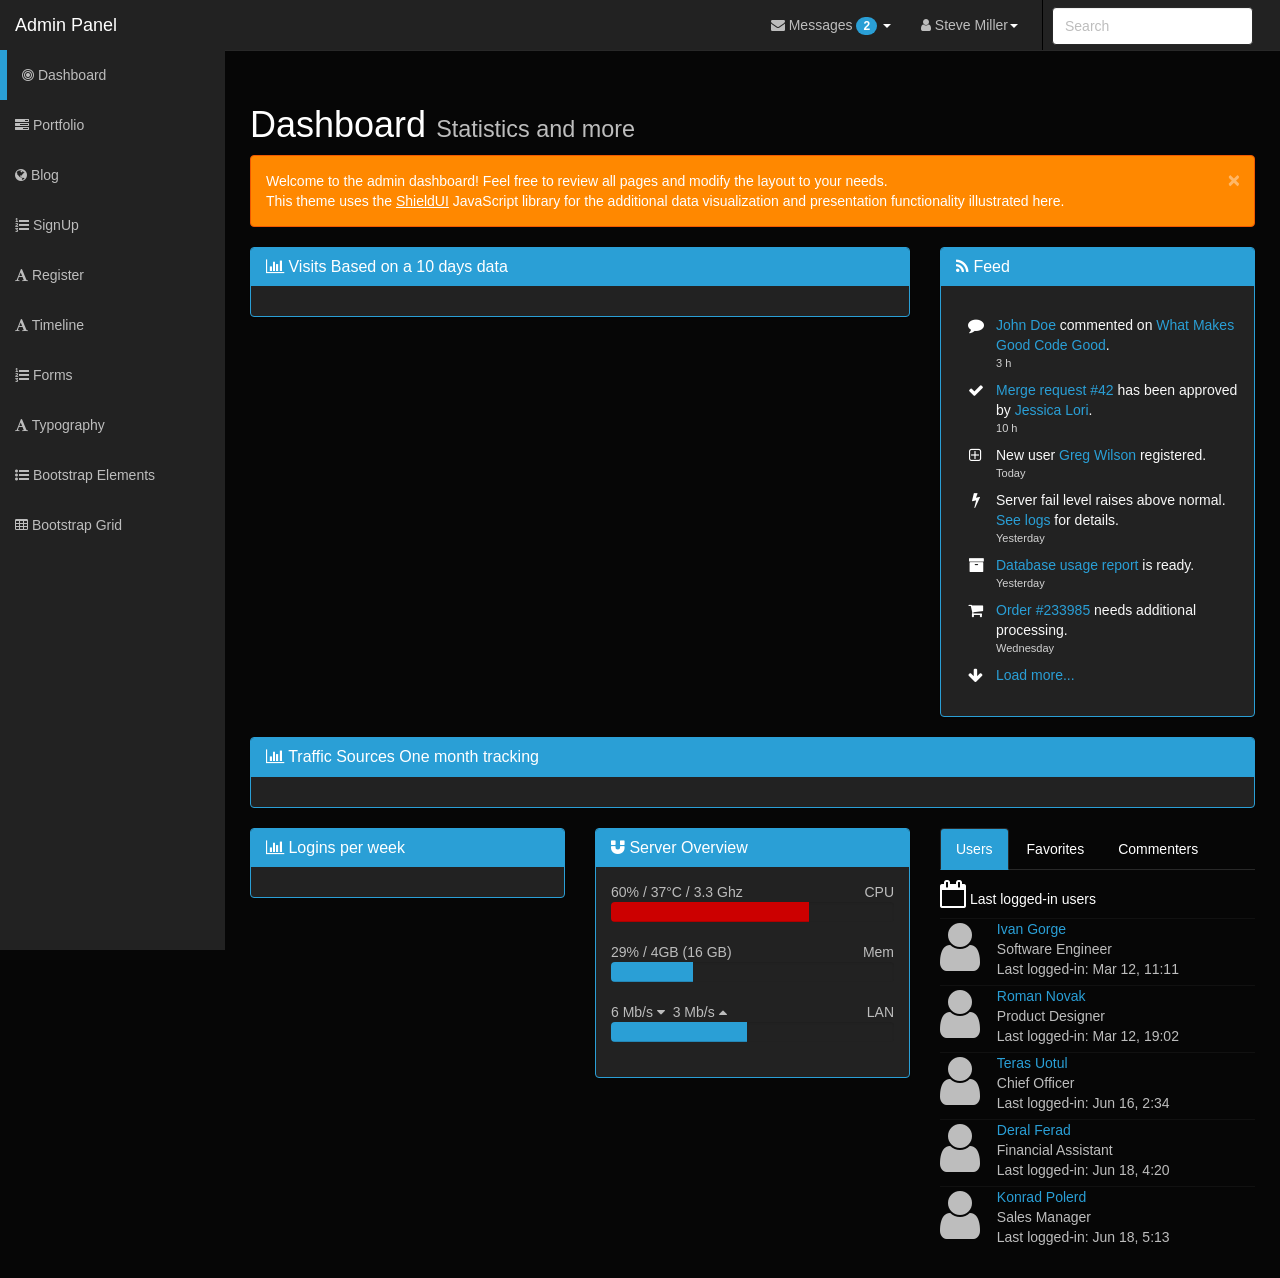
<file: backend/index.html>
<!DOCTYPE html>
<html lang="en">
<head>
    <meta charset="utf-8">
    <meta name="viewport" content="width=device-width, initial-scale=1.0">
    <title>Dashboard - Dark Admin</title>

    <link rel="stylesheet" type="text/css" href="bootstrap/css/bootstrap.min.css" />
    <link rel="stylesheet" type="text/css" href="font-awesome/css/font-awesome.min.css" />
    <link rel="stylesheet" type="text/css" href="css/local.css" />

    <script type="text/javascript" src="js/jquery-1.10.2.min.js"></script>
    <script type="text/javascript" src="bootstrap/js/bootstrap.min.js"></script>

    <!-- you need to include the shieldui css and js assets in order for the charts to work -->
    <link rel="stylesheet" type="text/css" href="http://www.shieldui.com/shared/components/latest/css/light-bootstrap/all.min.css" />
    <link id="gridcss" rel="stylesheet" type="text/css" href="http://www.shieldui.com/shared/components/latest/css/dark-bootstrap/all.min.css" />

    <script type="text/javascript" src="http://www.shieldui.com/shared/components/latest/js/shieldui-all.min.js"></script>
    <script type="text/javascript" src="http://www.prepbootstrap.com/Content/js/gridData.js"></script>
</head>
<body>
    <div id="wrapper">
          <nav class="navbar navbar-inverse navbar-fixed-top" role="navigation">
            <div class="navbar-header">
                <button type="button" class="navbar-toggle" data-toggle="collapse" data-target=".navbar-ex1-collapse">
                    <span class="sr-only">Toggle navigation</span>
                    <span class="icon-bar"></span>
                    <span class="icon-bar"></span>
                    <span class="icon-bar"></span>
                </button>
                <a class="navbar-brand" href="index.html">Admin Panel</a>
            </div>
            <div class="collapse navbar-collapse navbar-ex1-collapse">
                <ul id="active" class="nav navbar-nav side-nav">
                    <li class="selected"><a href="index.html"><i class="fa fa-bullseye"></i> Dashboard</a></li>
                    <li><a href="portfolio.html"><i class="fa fa-tasks"></i> Portfolio</a></li>
                    <li><a href="blog.html"><i class="fa fa-globe"></i> Blog</a></li>
                    <li><a href="signup.html"><i class="fa fa-list-ol"></i> SignUp</a></li>
                    <li><a href="register.html"><i class="fa fa-font"></i> Register</a></li>
                    <li><a href="timeline.html"><i class="fa fa-font"></i> Timeline</a></li>
                    <li><a href="forms.html"><i class="fa fa-list-ol"></i> Forms</a></li>
                    <li><a href="typography.html"><i class="fa fa-font"></i> Typography</a></li>
                    <li><a href="bootstrap-elements.html"><i class="fa fa-list-ul"></i> Bootstrap Elements</a></li>
                    <li><a href="bootstrap-grid.html"><i class="fa fa-table"></i> Bootstrap Grid</a></li>
                </ul>
                <ul class="nav navbar-nav navbar-right navbar-user">
                    <li class="dropdown messages-dropdown">
                        <a href="#" class="dropdown-toggle" data-toggle="dropdown"><i class="fa fa-envelope"></i> Messages <span class="badge">2</span> <b class="caret"></b></a>
                        <ul class="dropdown-menu">
                            <li class="dropdown-header">2 New Messages</li>
                            <li class="message-preview">
                                <a href="#">
                                    <span class="avatar"><i class="fa fa-bell"></i></span>
                                    <span class="message">Security alert</span>
                                </a>
                            </li>
                            <li class="divider"></li>
                            <li class="message-preview">
                                <a href="#">
                                    <span class="avatar"><i class="fa fa-bell"></i></span>
                                    <span class="message">Security alert</span>
                                </a>
                            </li>
                            <li class="divider"></li>
                            <li><a href="#">Go to Inbox <span class="badge">2</span></a></li>
                        </ul>
                    </li>
                    <li class="dropdown user-dropdown">
                        <a href="#" class="dropdown-toggle" data-toggle="dropdown"><i class="fa fa-user"></i> Steve Miller<b class="caret"></b></a>
                        <ul class="dropdown-menu">
                            <li><a href="#"><i class="fa fa-user"></i> Profile</a></li>
                            <li><a href="#"><i class="fa fa-gear"></i> Settings</a></li>
                            <li class="divider"></li>
                            <li><a href="#"><i class="fa fa-power-off"></i> Log Out</a></li>

                        </ul>
                    </li>
                    <li class="divider-vertical"></li>
                    <li>
                        <form class="navbar-search">
                            <input type="text" placeholder="Search" class="form-control">
                        </form>
                    </li>
                </ul>
            </div>
        </nav>

        <div id="page-wrapper">
            <div class="row">
                <div class="col-lg-12">
                    <h1>Dashboard <small>Statistics and more</small></h1>
                    <div class="alert alert-dismissable alert-warning">
                        <button data-dismiss="alert" class="close" type="button">&times;</button>
                        Welcome to the admin dashboard! Feel free to review all pages and modify the layout to your needs. 
                        <br />
                        This theme uses the <a href="https://www.shieldui.com">ShieldUI</a> JavaScript library for the 
                        additional data visualization and presentation functionality illustrated here.
                    </div>
                </div>
            </div>
            <div class="row">
                <div class="col-md-8">
                    <div class="panel panel-primary">
                        <div class="panel-heading">
                            <h3 class="panel-title"><i class="fa fa-bar-chart-o"></i> Visits Based on a 10 days data</h3>
                        </div>
                        <div class="panel-body">
                            <div id="shieldui-chart1"></div>
                        </div>
                    </div>
                </div>
                <div class="col-md-4">
                    <div class="panel panel-primary">
                        <div class="panel-heading">
                            <h3 class="panel-title"><i class="fa fa-rss"></i> Feed</h3>
                        </div>
                        <div class="panel-body feed">
                            <section class="feed-item">
                                <div class="icon pull-left">
                                    <i class="fa fa-comment"></i>
                                </div>
                                <div class="feed-item-body">
                                    <div class="text">
                                        <a href="#">John Doe</a> commented on <a href="#">What Makes Good Code Good</a>.
                                    </div>
                                    <div class="time pull-left">
                                        3 h
                                    </div>
                                </div>
                            </section>
                            <section class="feed-item">
                                <div class="icon pull-left">
                                    <i class="fa fa-check"></i>
                                </div>
                                <div class="feed-item-body">
                                    <div class="text">
                                        <a href="#">Merge request #42</a> has been approved by <a href="#">Jessica Lori</a>.
                                    </div>
                                    <div class="time pull-left">
                                        10 h
                                    </div>
                                </div>
                            </section>
                            <section class="feed-item">
                                <div class="icon pull-left">
                                    <i class="fa fa-plus-square-o"></i>
                                </div>
                                <div class="feed-item-body">
                                    <div class="text">
                                        New user <a href="#">Greg Wilson</a> registered.
                                    </div>
                                    <div class="time pull-left">
                                        Today
                                    </div>
                                </div>
                            </section>
                            <section class="feed-item">
                                <div class="icon pull-left">
                                    <i class="fa fa-bolt"></i>
                                </div>
                                <div class="feed-item-body">
                                    <div class="text">
                                        Server fail level raises above normal. <a href="#">See logs</a> for details.
                                    </div>
                                    <div class="time pull-left">
                                        Yesterday
                                    </div>
                                </div>
                            </section>
                            <section class="feed-item">
                                <div class="icon pull-left">
                                    <i class="fa fa-archive"></i>
                                </div>
                                <div class="feed-item-body">
                                    <div class="text">
                                        <a href="#">Database usage report</a> is ready.
                                    </div>
                                    <div class="time pull-left">
                                        Yesterday
                                    </div>
                                </div>
                            </section>
                            <section class="feed-item">
                                <div class="icon pull-left">
                                    <i class="fa fa-shopping-cart"></i>
                                </div>
                                <div class="feed-item-body">
                                    <div class="text">
                                        <a href="#">Order #233985</a> needs additional processing.
                                    </div>
                                    <div class="time pull-left">
                                        Wednesday
                                    </div>
                                </div>
                            </section>
                            <section class="feed-item">
                                <div class="icon pull-left">
                                    <i class="fa fa-arrow-down"></i>
                                </div>
                                <div class="feed-item-body">
                                    <div class="text">
                                        <a href="#">Load more...</a>
                                    </div>
                                </div>
                            </section>
                        </div>
                    </div>
                </div>
            </div>
            <div class="row">
                <div class="col-lg-12">
                    <div class="panel panel-primary">
                        <div class="panel-heading">
                            <h3 class="panel-title"><i class="fa fa-bar-chart-o"></i> Traffic Sources One month tracking </h3>
                        </div>
                        <div class="panel-body">
                            <div id="shieldui-grid1"></div>
                        </div>
                    </div>
                </div>
            </div>
            <div class="row">
                <div class="col-lg-4">
                    <div class="panel panel-primary">
                        <div class="panel-heading">
                            <h3 class="panel-title"><i class="fa fa-bar-chart-o"></i> Logins per week</h3>
                        </div>
                        <div class="panel-body">
                            <div id="shieldui-chart2"></div>
                        </div>
                    </div>
                </div>
                <div class="col-lg-4">
                    <div class="panel panel-primary">
                        <div class="panel-heading">
                            <h3 class="panel-title"><i class="fa fa-magnet"></i> Server Overview</h3>
                        </div>
                        <div class="panel-body">
                            <ul class="server-stats">
                                <li>
                                    <div class="key pull-right">CPU</div>
                                    <div class="stat">
                                        <div class="info">60% / 37°C / 3.3 Ghz</div>
                                        <div class="progress progress-small">
                                            <div style="width: 70%;" class="progress-bar progress-bar-danger"></div>
                                        </div>
                                    </div>
                                </li>
                                <li>
                                    <div class="key pull-right">Mem</div>
                                    <div class="stat">
                                        <div class="info">29% / 4GB (16 GB)</div>
                                        <div class="progress progress-small">
                                            <div style="width: 29%;" class="progress-bar"></div>
                                        </div>
                                    </div>
                                </li>
                                <li>
                                    <div class="key pull-right">LAN</div>
                                    <div class="stat">
                                        <div class="info">6 Mb/s <i class="fa fa-caret-down"></i>&nbsp; 3 Mb/s <i class="fa fa-caret-up"></i></div>
                                        <div class="progress progress-small">
                                            <div style="width: 48%;" class="progress-bar progress-bar-inverse"></div>
                                        </div>
                                    </div>
                                </li>
                            </ul>
                        </div>
                    </div>

                </div>
                <div class="col-lg-4">
                    <header>
                        <ul class="nav nav-tabs">
                            <li class="active">
                                <a data-toggle="tab" href="#stats">Users</a>
                            </li>
                            <li class="">
                                <a data-toggle="tab" href="#report">Favorites</a>
                            </li>
                            <li class="">
                                <a data-toggle="tab" href="#dropdown1">Commenters</a>
                            </li>
                        </ul>
                    </header>
                    <div class="body tab-content">
                        <div class="tab-pane clearfix active" id="stats">
                            <h5 class="tab-header"><i class="fa fa-calendar-o fa-2x"></i> Last logged-in users</h5>
                            <ul class="news-list">
                                <li>
                                    <i class="fa fa-user fa-4x pull-left"></i>
                                    <div class="news-item-info">
                                        <div class="name"><a href="#">Ivan Gorge</a></div>
                                        <div class="position">Software Engineer</div>
                                        <div class="time">Last logged-in: Mar 12, 11:11</div>
                                    </div>
                                </li>
                                <li>
                                    <i class="fa fa-user fa-4x pull-left"></i>
                                    <div class="news-item-info">
                                        <div class="name"><a href="#">Roman Novak</a></div>
                                        <div class="position">Product Designer</div>
                                        <div class="time">Last logged-in: Mar 12, 19:02</div>
                                    </div>
                                </li>
                                <li>
                                    <i class="fa fa-user fa-4x pull-left"></i>
                                    <div class="news-item-info">
                                        <div class="name"><a href="#">Teras Uotul</a></div>
                                        <div class="position">Chief Officer</div>
                                        <div class="time">Last logged-in: Jun 16, 2:34</div>
                                    </div>
                                </li>
                                <li>
                                    <i class="fa fa-user fa-4x pull-left"></i>
                                    <div class="news-item-info">
                                        <div class="name"><a href="#">Deral Ferad</a></div>
                                        <div class="position">Financial Assistant</div>
                                        <div class="time">Last logged-in: Jun 18, 4:20</div>
                                    </div>
                                </li>
                                <li>
                                    <i class="fa fa-user fa-4x pull-left"></i>
                                    <div class="news-item-info">
                                        <div class="name"><a href="#">Konrad Polerd</a></div>
                                        <div class="position">Sales Manager</div>
                                        <div class="time">Last logged-in: Jun 18, 5:13</div>
                                    </div>
                                </li>
                            </ul>
                        </div>
                        <div class="tab-pane" id="report">
                            <h5 class="tab-header"><i class="fa fa-star fa-2x"></i> Popular contacts</h5>
                            <ul class="news-list news-list-no-hover">
                                <li>
                                    <i class="fa fa-user fa-4x pull-left"></i>
                                    <div class="news-item-info">
                                        <div class="name"><a href="#">Pol Johnsson</a></div>
                                        <div class="options">
                                            <button class="btn btn-xs btn-success">
                                                <i class="fa fa-phone"></i>
                                                Call
                                            </button>
                                            <button class="btn btn-xs btn-warning">
                                                <i class="fa fa-envelope-o"></i>
                                                Message
                                            </button>
                                        </div>
                                    </div>
                                </li>
                                <li>
                                    <i class="fa fa-user fa-4x pull-left"></i>
                                    <div class="news-item-info">
                                        <div class="name"><a href="#">Terry Garel</a></div>
                                        <div class="options">
                                            <button class="btn btn-xs btn-success">
                                                <i class="fa fa-phone"></i>
                                                Call
                                            </button>
                                            <button class="btn btn-xs btn-warning">
                                                <i class="fa fa-envelope-o"></i>
                                                Message
                                            </button>
                                        </div>
                                    </div>
                                </li>
                                <li>
                                    <i class="fa fa-user fa-4x pull-left"></i>
                                    <div class="news-item-info">
                                        <div class="name"><a href="#">Eruos Forkal</a></div>
                                        <div class="options">
                                            <button class="btn btn-xs btn-success">
                                                <i class="fa fa-phone"></i>
                                                Call
                                            </button>
                                            <button class="btn btn-xs btn-warning">
                                                <i class="fa fa-envelope-o"></i>
                                                Message
                                            </button>
                                        </div>
                                    </div>
                                </li>
                                <li>
                                    <i class="fa fa-user fa-4x pull-left"></i>
                                    <div class="news-item-info">
                                        <div class="name"><a href="#">Remus Reier</a></div>
                                        <div class="options">
                                            <button class="btn btn-xs btn-success">
                                                <i class="fa fa-phone"></i>
                                                Call
                                            </button>
                                            <button class="btn btn-xs btn-warning">
                                                <i class="fa fa-envelope-o"></i>
                                                Message
                                            </button>
                                        </div>
                                    </div>
                                </li>
                                <li>
                                    <i class="fa fa-user fa-4x pull-left"></i>
                                    <div class="news-item-info">
                                        <div class="name"><a href="#">Lover Lund</a></div>
                                        <div class="options">
                                            <button class="btn btn-xs btn-success">
                                                <i class="fa fa-phone"></i>
                                                Call
                                            </button>
                                            <button class="btn btn-xs btn-warning">
                                                <i class="fa fa-envelope-o"></i>
                                                Message
                                            </button>
                                        </div>
                                    </div>
                                </li>
                            </ul>
                        </div>
                        <div class="tab-pane" id="dropdown1">
                            <h5 class="tab-header"><i class="fa fa-comments fa-2x"></i> Top Commenters</h5>
                            <ul class="news-list">
                                <li>
                                    <i class="fa fa-user fa-4x pull-left"></i>
                                    <div class="news-item-info">
                                        <div class="name"><a href="#">Edin Garey</a></div>
                                        <div class="comment">
                                            Nemo enim ipsam voluptatem quia voluptas sit aspernatur 
                                            aut odit aut fugit,sed quia
                                        </div>
                                    </div>
                                </li>
                                <li>
                                    <i class="fa fa-user fa-4x pull-left"></i>
                                    <div class="news-item-info">
                                        <div class="name"><a href="#">Firel Lund</a></div>
                                        <div class="comment">
                                            Duis aute irure dolor in reprehenderit in voluptate velit
                                             esse cillum dolore eu fugiat.
                                        </div>
                                    </div>
                                </li>
                                <li>
                                    <i class="fa fa-user fa-4x pull-left"></i>
                                    <div class="news-item-info">
                                        <div class="name"><a href="#">Jessica Desingter</a></div>
                                        <div class="comment">
                                            Excepteur sint occaecat cupidatat non proident, sunt in
                                             culpa qui officia deserunt.
                                        </div>
                                    </div>
                                </li>
                                <li>
                                    <i class="fa fa-user fa-4x pull-left"></i>
                                    <div class="news-item-info">
                                        <div class="name"><a href="#">Novel Forel</a></div>
                                        <div class="comment">
                                            Sed ut perspiciatis, unde omnis iste natus error sit voluptatem accusantium doloremque.
                                        </div>
                                    </div>
                                </li>
                                <li>
                                    <i class="fa fa-user fa-4x pull-left"></i>
                                    <div class="news-item-info">
                                        <div class="name"><a href="#">Wedol Reier</a></div>
                                        <div class="comment">
                                            Laudantium, totam rem aperiam eaque ipsa, quae ab illo inventore veritatis
                                            et quasi.
                                        </div>
                                    </div>
                                </li>
                            </ul>
                        </div>
                    </div>
                </div>
            </div>
        </div>
    </div>
    <!-- /#wrapper -->

    <script type="text/javascript">
        jQuery(function ($) {
            var performance = [12, 43, 34, 22, 12, 33, 4, 17, 22, 34, 54, 67],
                visits = [123, 323, 443, 32],
                traffic = [
                {
                    Source: "Direct", Amount: 323, Change: 53, Percent: 23, Target: 600
                },
                {
                    Source: "Refer", Amount: 345, Change: 34, Percent: 45, Target: 567
                },
                {
                    Source: "Social", Amount: 567, Change: 67, Percent: 23, Target: 456
                },
                {
                    Source: "Search", Amount: 234, Change: 23, Percent: 56, Target: 890
                },
                {
                    Source: "Internal", Amount: 111, Change: 78, Percent: 12, Target: 345
                }];


            $("#shieldui-chart1").shieldChart({
                theme: "dark",

                primaryHeader: {
                    text: "Visitors"
                },
                exportOptions: {
                    image: false,
                    print: false
                },
                dataSeries: [{
                    seriesType: "area",
                    collectionAlias: "Q Data",
                    data: performance
                }]
            });

            $("#shieldui-chart2").shieldChart({
                theme: "dark",
                primaryHeader: {
                    text: "Traffic Per week"
                },
                exportOptions: {
                    image: false,
                    print: false
                },
                dataSeries: [{
                    seriesType: "pie",
                    collectionAlias: "traffic",
                    data: visits
                }]
            });

            $("#shieldui-grid1").shieldGrid({
                dataSource: {
                    data: traffic
                },
                sorting: {
                    multiple: true
                },
                rowHover: false,
                paging: false,
                columns: [
                { field: "Source", width: "170px", title: "Source" },
                { field: "Amount", title: "Amount" },                
                { field: "Percent", title: "Percent", format: "{0} %" },
                { field: "Target", title: "Target" },
                ]
            });            
        });        
    </script>
</body>
</html>
</file>
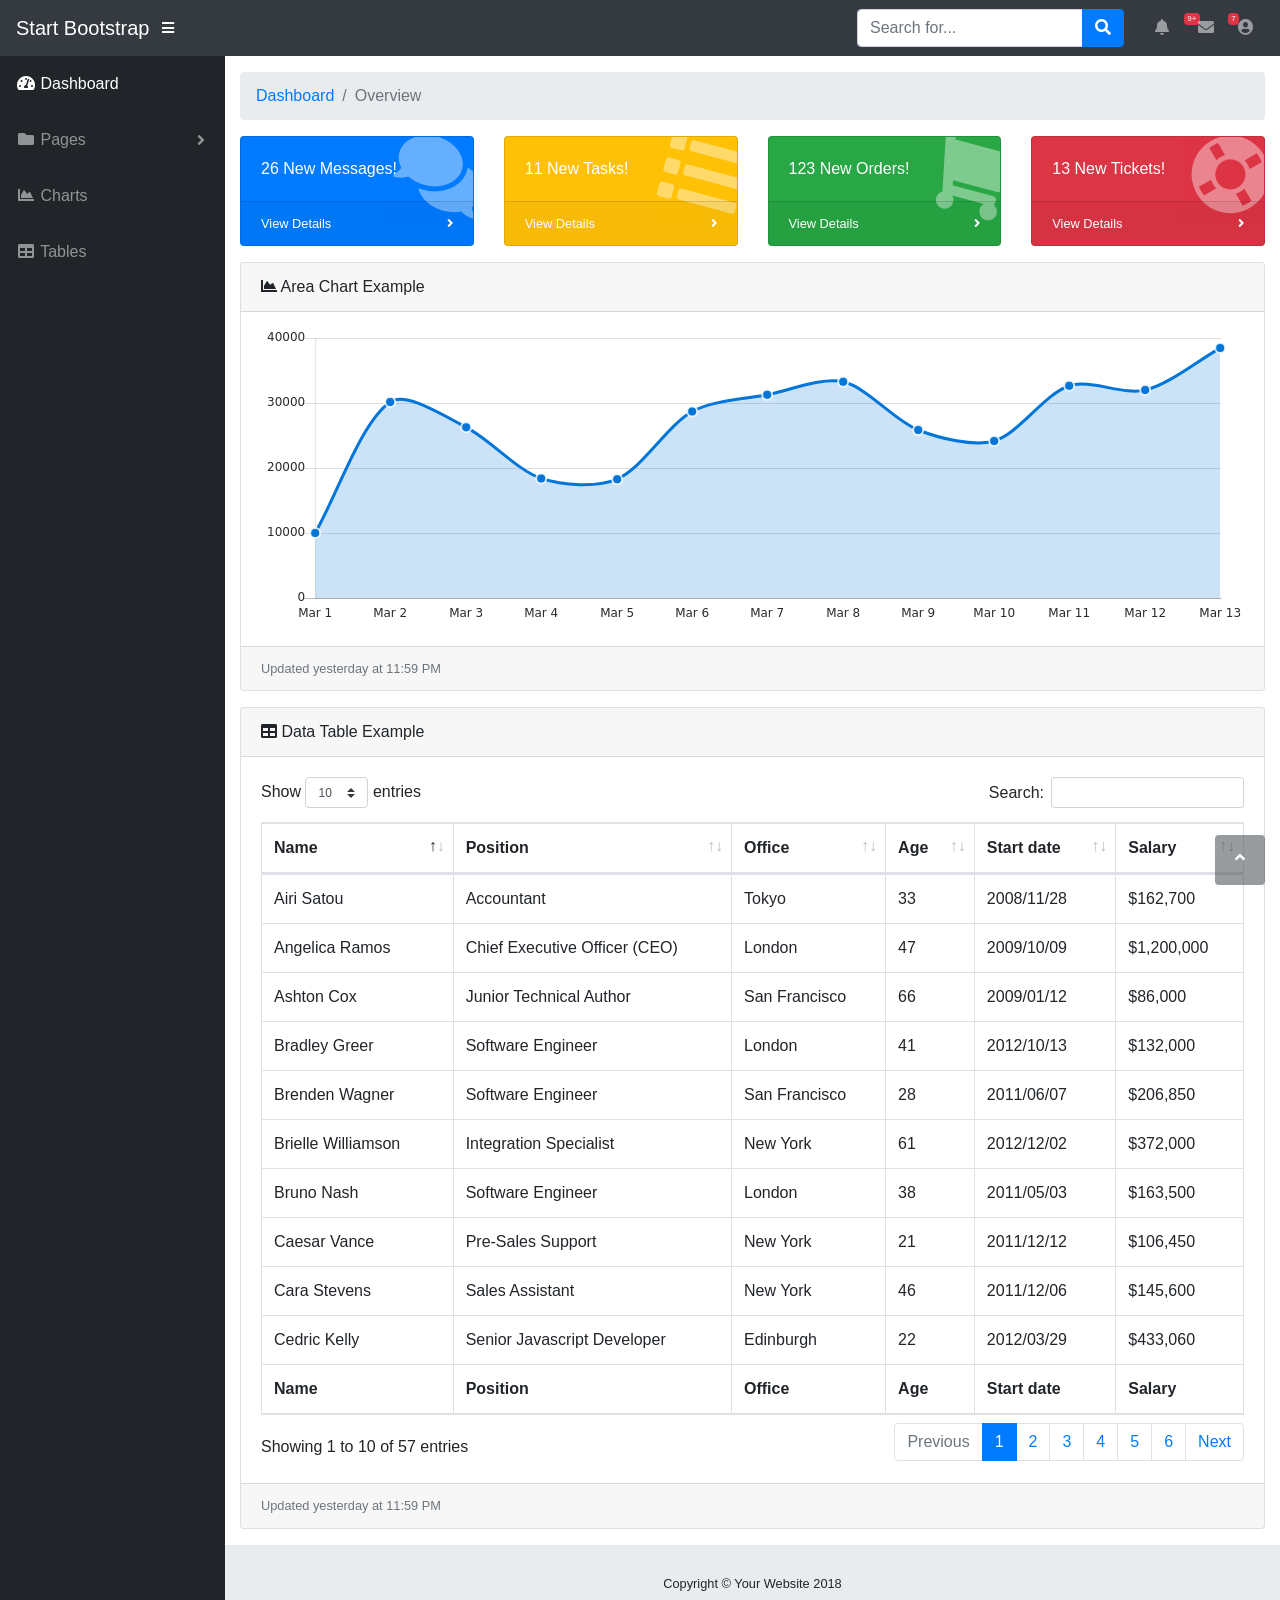
<file: backend2/index.html>
<!DOCTYPE html>
<html lang="en">

  <head>

    <meta charset="utf-8">
    <meta http-equiv="X-UA-Compatible" content="IE=edge">
    <meta name="viewport" content="width=device-width, initial-scale=1, shrink-to-fit=no">
    <meta name="description" content="">
    <meta name="author" content="">

    <title>SB Admin - Dashboard</title>

    <!-- Bootstrap core CSS-->
    <link href="vendor/bootstrap/css/bootstrap.min.css" rel="stylesheet">

    <!-- Custom fonts for this template-->
    <link href="vendor/fontawesome-free/css/all.min.css" rel="stylesheet" type="text/css">

    <!-- Page level plugin CSS-->
    <link href="vendor/datatables/dataTables.bootstrap4.css" rel="stylesheet">

    <!-- Custom styles for this template-->
    <link href="css/sb-admin.css" rel="stylesheet">

  </head>

  <body id="page-top">

    <nav class="navbar navbar-expand navbar-dark bg-dark static-top">

      <a class="navbar-brand mr-1" href="index.html">Start Bootstrap</a>

      <button class="btn btn-link btn-sm text-white order-1 order-sm-0" id="sidebarToggle" href="#">
        <i class="fas fa-bars"></i>
      </button>

      <!-- Navbar Search -->
      <form class="d-none d-md-inline-block form-inline ml-auto mr-0 mr-md-3 my-2 my-md-0">
        <div class="input-group">
          <input type="text" class="form-control" placeholder="Search for..." aria-label="Search" aria-describedby="basic-addon2">
          <div class="input-group-append">
            <button class="btn btn-primary" type="button">
              <i class="fas fa-search"></i>
            </button>
          </div>
        </div>
      </form>

      <!-- Navbar -->
      <ul class="navbar-nav ml-auto ml-md-0">
        <li class="nav-item dropdown no-arrow mx-1">
          <a class="nav-link dropdown-toggle" href="#" id="alertsDropdown" role="button" data-toggle="dropdown" aria-haspopup="true" aria-expanded="false">
            <i class="fas fa-bell fa-fw"></i>
            <span class="badge badge-danger">9+</span>
          </a>
          <div class="dropdown-menu dropdown-menu-right" aria-labelledby="alertsDropdown">
            <a class="dropdown-item" href="#">Action</a>
            <a class="dropdown-item" href="#">Another action</a>
            <div class="dropdown-divider"></div>
            <a class="dropdown-item" href="#">Something else here</a>
          </div>
        </li>
        <li class="nav-item dropdown no-arrow mx-1">
          <a class="nav-link dropdown-toggle" href="#" id="messagesDropdown" role="button" data-toggle="dropdown" aria-haspopup="true" aria-expanded="false">
            <i class="fas fa-envelope fa-fw"></i>
            <span class="badge badge-danger">7</span>
          </a>
          <div class="dropdown-menu dropdown-menu-right" aria-labelledby="messagesDropdown">
            <a class="dropdown-item" href="#">Action</a>
            <a class="dropdown-item" href="#">Another action</a>
            <div class="dropdown-divider"></div>
            <a class="dropdown-item" href="#">Something else here</a>
          </div>
        </li>
        <li class="nav-item dropdown no-arrow">
          <a class="nav-link dropdown-toggle" href="#" id="userDropdown" role="button" data-toggle="dropdown" aria-haspopup="true" aria-expanded="false">
            <i class="fas fa-user-circle fa-fw"></i>
          </a>
          <div class="dropdown-menu dropdown-menu-right" aria-labelledby="userDropdown">
            <a class="dropdown-item" href="#">Settings</a>
            <a class="dropdown-item" href="#">Activity Log</a>
            <div class="dropdown-divider"></div>
            <a class="dropdown-item" href="#" data-toggle="modal" data-target="#logoutModal">Logout</a>
          </div>
        </li>
      </ul>

    </nav>

    <div id="wrapper">

      <!-- Sidebar -->
      <ul class="sidebar navbar-nav">
        <li class="nav-item active">
          <a class="nav-link" href="index.html">
            <i class="fas fa-fw fa-tachometer-alt"></i>
            <span>Dashboard</span>
          </a>
        </li>
        <li class="nav-item dropdown">
          <a class="nav-link dropdown-toggle" href="#" id="pagesDropdown" role="button" data-toggle="dropdown" aria-haspopup="true" aria-expanded="false">
            <i class="fas fa-fw fa-folder"></i>
            <span>Pages</span>
          </a>
          <div class="dropdown-menu" aria-labelledby="pagesDropdown">
            <h6 class="dropdown-header">Login Screens:</h6>
            <a class="dropdown-item" href="login.html">Login</a>
            <a class="dropdown-item" href="register.html">Register</a>
            <a class="dropdown-item" href="forgot-password.html">Forgot Password</a>
            <div class="dropdown-divider"></div>
            <h6 class="dropdown-header">Other Pages:</h6>
            <a class="dropdown-item" href="404.html">404 Page</a>
            <a class="dropdown-item" href="blank.html">Blank Page</a>
          </div>
        </li>
        <li class="nav-item">
          <a class="nav-link" href="charts.html">
            <i class="fas fa-fw fa-chart-area"></i>
            <span>Charts</span></a>
        </li>
        <li class="nav-item">
          <a class="nav-link" href="tables.html">
            <i class="fas fa-fw fa-table"></i>
            <span>Tables</span></a>
        </li>
      </ul>

      <div id="content-wrapper">

        <div class="container-fluid">

          <!-- Breadcrumbs-->
          <ol class="breadcrumb">
            <li class="breadcrumb-item">
              <a href="#">Dashboard</a>
            </li>
            <li class="breadcrumb-item active">Overview</li>
          </ol>

          <!-- Icon Cards-->
          <div class="row">
            <div class="col-xl-3 col-sm-6 mb-3">
              <div class="card text-white bg-primary o-hidden h-100">
                <div class="card-body">
                  <div class="card-body-icon">
                    <i class="fas fa-fw fa-comments"></i>
                  </div>
                  <div class="mr-5">26 New Messages!</div>
                </div>
                <a class="card-footer text-white clearfix small z-1" href="#">
                  <span class="float-left">View Details</span>
                  <span class="float-right">
                    <i class="fas fa-angle-right"></i>
                  </span>
                </a>
              </div>
            </div>
            <div class="col-xl-3 col-sm-6 mb-3">
              <div class="card text-white bg-warning o-hidden h-100">
                <div class="card-body">
                  <div class="card-body-icon">
                    <i class="fas fa-fw fa-list"></i>
                  </div>
                  <div class="mr-5">11 New Tasks!</div>
                </div>
                <a class="card-footer text-white clearfix small z-1" href="#">
                  <span class="float-left">View Details</span>
                  <span class="float-right">
                    <i class="fas fa-angle-right"></i>
                  </span>
                </a>
              </div>
            </div>
            <div class="col-xl-3 col-sm-6 mb-3">
              <div class="card text-white bg-success o-hidden h-100">
                <div class="card-body">
                  <div class="card-body-icon">
                    <i class="fas fa-fw fa-shopping-cart"></i>
                  </div>
                  <div class="mr-5">123 New Orders!</div>
                </div>
                <a class="card-footer text-white clearfix small z-1" href="#">
                  <span class="float-left">View Details</span>
                  <span class="float-right">
                    <i class="fas fa-angle-right"></i>
                  </span>
                </a>
              </div>
            </div>
            <div class="col-xl-3 col-sm-6 mb-3">
              <div class="card text-white bg-danger o-hidden h-100">
                <div class="card-body">
                  <div class="card-body-icon">
                    <i class="fas fa-fw fa-life-ring"></i>
                  </div>
                  <div class="mr-5">13 New Tickets!</div>
                </div>
                <a class="card-footer text-white clearfix small z-1" href="#">
                  <span class="float-left">View Details</span>
                  <span class="float-right">
                    <i class="fas fa-angle-right"></i>
                  </span>
                </a>
              </div>
            </div>
          </div>

          <!-- Area Chart Example-->
          <div class="card mb-3">
            <div class="card-header">
              <i class="fas fa-chart-area"></i>
              Area Chart Example</div>
            <div class="card-body">
              <canvas id="myAreaChart" width="100%" height="30"></canvas>
            </div>
            <div class="card-footer small text-muted">Updated yesterday at 11:59 PM</div>
          </div>

          <!-- DataTables Example -->
          <div class="card mb-3">
            <div class="card-header">
              <i class="fas fa-table"></i>
              Data Table Example</div>
            <div class="card-body">
              <div class="table-responsive">
                <table class="table table-bordered" id="dataTable" width="100%" cellspacing="0">
                  <thead>
                    <tr>
                      <th>Name</th>
                      <th>Position</th>
                      <th>Office</th>
                      <th>Age</th>
                      <th>Start date</th>
                      <th>Salary</th>
                    </tr>
                  </thead>
                  <tfoot>
                    <tr>
                      <th>Name</th>
                      <th>Position</th>
                      <th>Office</th>
                      <th>Age</th>
                      <th>Start date</th>
                      <th>Salary</th>
                    </tr>
                  </tfoot>
                  <tbody>
                    <tr>
                      <td>Tiger Nixon</td>
                      <td>System Architect</td>
                      <td>Edinburgh</td>
                      <td>61</td>
                      <td>2011/04/25</td>
                      <td>$320,800</td>
                    </tr>
                    <tr>
                      <td>Garrett Winters</td>
                      <td>Accountant</td>
                      <td>Tokyo</td>
                      <td>63</td>
                      <td>2011/07/25</td>
                      <td>$170,750</td>
                    </tr>
                    <tr>
                      <td>Ashton Cox</td>
                      <td>Junior Technical Author</td>
                      <td>San Francisco</td>
                      <td>66</td>
                      <td>2009/01/12</td>
                      <td>$86,000</td>
                    </tr>
                    <tr>
                      <td>Cedric Kelly</td>
                      <td>Senior Javascript Developer</td>
                      <td>Edinburgh</td>
                      <td>22</td>
                      <td>2012/03/29</td>
                      <td>$433,060</td>
                    </tr>
                    <tr>
                      <td>Airi Satou</td>
                      <td>Accountant</td>
                      <td>Tokyo</td>
                      <td>33</td>
                      <td>2008/11/28</td>
                      <td>$162,700</td>
                    </tr>
                    <tr>
                      <td>Brielle Williamson</td>
                      <td>Integration Specialist</td>
                      <td>New York</td>
                      <td>61</td>
                      <td>2012/12/02</td>
                      <td>$372,000</td>
                    </tr>
                    <tr>
                      <td>Herrod Chandler</td>
                      <td>Sales Assistant</td>
                      <td>San Francisco</td>
                      <td>59</td>
                      <td>2012/08/06</td>
                      <td>$137,500</td>
                    </tr>
                    <tr>
                      <td>Rhona Davidson</td>
                      <td>Integration Specialist</td>
                      <td>Tokyo</td>
                      <td>55</td>
                      <td>2010/10/14</td>
                      <td>$327,900</td>
                    </tr>
                    <tr>
                      <td>Colleen Hurst</td>
                      <td>Javascript Developer</td>
                      <td>San Francisco</td>
                      <td>39</td>
                      <td>2009/09/15</td>
                      <td>$205,500</td>
                    </tr>
                    <tr>
                      <td>Sonya Frost</td>
                      <td>Software Engineer</td>
                      <td>Edinburgh</td>
                      <td>23</td>
                      <td>2008/12/13</td>
                      <td>$103,600</td>
                    </tr>
                    <tr>
                      <td>Jena Gaines</td>
                      <td>Office Manager</td>
                      <td>London</td>
                      <td>30</td>
                      <td>2008/12/19</td>
                      <td>$90,560</td>
                    </tr>
                    <tr>
                      <td>Quinn Flynn</td>
                      <td>Support Lead</td>
                      <td>Edinburgh</td>
                      <td>22</td>
                      <td>2013/03/03</td>
                      <td>$342,000</td>
                    </tr>
                    <tr>
                      <td>Charde Marshall</td>
                      <td>Regional Director</td>
                      <td>San Francisco</td>
                      <td>36</td>
                      <td>2008/10/16</td>
                      <td>$470,600</td>
                    </tr>
                    <tr>
                      <td>Haley Kennedy</td>
                      <td>Senior Marketing Designer</td>
                      <td>London</td>
                      <td>43</td>
                      <td>2012/12/18</td>
                      <td>$313,500</td>
                    </tr>
                    <tr>
                      <td>Tatyana Fitzpatrick</td>
                      <td>Regional Director</td>
                      <td>London</td>
                      <td>19</td>
                      <td>2010/03/17</td>
                      <td>$385,750</td>
                    </tr>
                    <tr>
                      <td>Michael Silva</td>
                      <td>Marketing Designer</td>
                      <td>London</td>
                      <td>66</td>
                      <td>2012/11/27</td>
                      <td>$198,500</td>
                    </tr>
                    <tr>
                      <td>Paul Byrd</td>
                      <td>Chief Financial Officer (CFO)</td>
                      <td>New York</td>
                      <td>64</td>
                      <td>2010/06/09</td>
                      <td>$725,000</td>
                    </tr>
                    <tr>
                      <td>Gloria Little</td>
                      <td>Systems Administrator</td>
                      <td>New York</td>
                      <td>59</td>
                      <td>2009/04/10</td>
                      <td>$237,500</td>
                    </tr>
                    <tr>
                      <td>Bradley Greer</td>
                      <td>Software Engineer</td>
                      <td>London</td>
                      <td>41</td>
                      <td>2012/10/13</td>
                      <td>$132,000</td>
                    </tr>
                    <tr>
                      <td>Dai Rios</td>
                      <td>Personnel Lead</td>
                      <td>Edinburgh</td>
                      <td>35</td>
                      <td>2012/09/26</td>
                      <td>$217,500</td>
                    </tr>
                    <tr>
                      <td>Jenette Caldwell</td>
                      <td>Development Lead</td>
                      <td>New York</td>
                      <td>30</td>
                      <td>2011/09/03</td>
                      <td>$345,000</td>
                    </tr>
                    <tr>
                      <td>Yuri Berry</td>
                      <td>Chief Marketing Officer (CMO)</td>
                      <td>New York</td>
                      <td>40</td>
                      <td>2009/06/25</td>
                      <td>$675,000</td>
                    </tr>
                    <tr>
                      <td>Caesar Vance</td>
                      <td>Pre-Sales Support</td>
                      <td>New York</td>
                      <td>21</td>
                      <td>2011/12/12</td>
                      <td>$106,450</td>
                    </tr>
                    <tr>
                      <td>Doris Wilder</td>
                      <td>Sales Assistant</td>
                      <td>Sidney</td>
                      <td>23</td>
                      <td>2010/09/20</td>
                      <td>$85,600</td>
                    </tr>
                    <tr>
                      <td>Angelica Ramos</td>
                      <td>Chief Executive Officer (CEO)</td>
                      <td>London</td>
                      <td>47</td>
                      <td>2009/10/09</td>
                      <td>$1,200,000</td>
                    </tr>
                    <tr>
                      <td>Gavin Joyce</td>
                      <td>Developer</td>
                      <td>Edinburgh</td>
                      <td>42</td>
                      <td>2010/12/22</td>
                      <td>$92,575</td>
                    </tr>
                    <tr>
                      <td>Jennifer Chang</td>
                      <td>Regional Director</td>
                      <td>Singapore</td>
                      <td>28</td>
                      <td>2010/11/14</td>
                      <td>$357,650</td>
                    </tr>
                    <tr>
                      <td>Brenden Wagner</td>
                      <td>Software Engineer</td>
                      <td>San Francisco</td>
                      <td>28</td>
                      <td>2011/06/07</td>
                      <td>$206,850</td>
                    </tr>
                    <tr>
                      <td>Fiona Green</td>
                      <td>Chief Operating Officer (COO)</td>
                      <td>San Francisco</td>
                      <td>48</td>
                      <td>2010/03/11</td>
                      <td>$850,000</td>
                    </tr>
                    <tr>
                      <td>Shou Itou</td>
                      <td>Regional Marketing</td>
                      <td>Tokyo</td>
                      <td>20</td>
                      <td>2011/08/14</td>
                      <td>$163,000</td>
                    </tr>
                    <tr>
                      <td>Michelle House</td>
                      <td>Integration Specialist</td>
                      <td>Sidney</td>
                      <td>37</td>
                      <td>2011/06/02</td>
                      <td>$95,400</td>
                    </tr>
                    <tr>
                      <td>Suki Burks</td>
                      <td>Developer</td>
                      <td>London</td>
                      <td>53</td>
                      <td>2009/10/22</td>
                      <td>$114,500</td>
                    </tr>
                    <tr>
                      <td>Prescott Bartlett</td>
                      <td>Technical Author</td>
                      <td>London</td>
                      <td>27</td>
                      <td>2011/05/07</td>
                      <td>$145,000</td>
                    </tr>
                    <tr>
                      <td>Gavin Cortez</td>
                      <td>Team Leader</td>
                      <td>San Francisco</td>
                      <td>22</td>
                      <td>2008/10/26</td>
                      <td>$235,500</td>
                    </tr>
                    <tr>
                      <td>Martena Mccray</td>
                      <td>Post-Sales support</td>
                      <td>Edinburgh</td>
                      <td>46</td>
                      <td>2011/03/09</td>
                      <td>$324,050</td>
                    </tr>
                    <tr>
                      <td>Unity Butler</td>
                      <td>Marketing Designer</td>
                      <td>San Francisco</td>
                      <td>47</td>
                      <td>2009/12/09</td>
                      <td>$85,675</td>
                    </tr>
                    <tr>
                      <td>Howard Hatfield</td>
                      <td>Office Manager</td>
                      <td>San Francisco</td>
                      <td>51</td>
                      <td>2008/12/16</td>
                      <td>$164,500</td>
                    </tr>
                    <tr>
                      <td>Hope Fuentes</td>
                      <td>Secretary</td>
                      <td>San Francisco</td>
                      <td>41</td>
                      <td>2010/02/12</td>
                      <td>$109,850</td>
                    </tr>
                    <tr>
                      <td>Vivian Harrell</td>
                      <td>Financial Controller</td>
                      <td>San Francisco</td>
                      <td>62</td>
                      <td>2009/02/14</td>
                      <td>$452,500</td>
                    </tr>
                    <tr>
                      <td>Timothy Mooney</td>
                      <td>Office Manager</td>
                      <td>London</td>
                      <td>37</td>
                      <td>2008/12/11</td>
                      <td>$136,200</td>
                    </tr>
                    <tr>
                      <td>Jackson Bradshaw</td>
                      <td>Director</td>
                      <td>New York</td>
                      <td>65</td>
                      <td>2008/09/26</td>
                      <td>$645,750</td>
                    </tr>
                    <tr>
                      <td>Olivia Liang</td>
                      <td>Support Engineer</td>
                      <td>Singapore</td>
                      <td>64</td>
                      <td>2011/02/03</td>
                      <td>$234,500</td>
                    </tr>
                    <tr>
                      <td>Bruno Nash</td>
                      <td>Software Engineer</td>
                      <td>London</td>
                      <td>38</td>
                      <td>2011/05/03</td>
                      <td>$163,500</td>
                    </tr>
                    <tr>
                      <td>Sakura Yamamoto</td>
                      <td>Support Engineer</td>
                      <td>Tokyo</td>
                      <td>37</td>
                      <td>2009/08/19</td>
                      <td>$139,575</td>
                    </tr>
                    <tr>
                      <td>Thor Walton</td>
                      <td>Developer</td>
                      <td>New York</td>
                      <td>61</td>
                      <td>2013/08/11</td>
                      <td>$98,540</td>
                    </tr>
                    <tr>
                      <td>Finn Camacho</td>
                      <td>Support Engineer</td>
                      <td>San Francisco</td>
                      <td>47</td>
                      <td>2009/07/07</td>
                      <td>$87,500</td>
                    </tr>
                    <tr>
                      <td>Serge Baldwin</td>
                      <td>Data Coordinator</td>
                      <td>Singapore</td>
                      <td>64</td>
                      <td>2012/04/09</td>
                      <td>$138,575</td>
                    </tr>
                    <tr>
                      <td>Zenaida Frank</td>
                      <td>Software Engineer</td>
                      <td>New York</td>
                      <td>63</td>
                      <td>2010/01/04</td>
                      <td>$125,250</td>
                    </tr>
                    <tr>
                      <td>Zorita Serrano</td>
                      <td>Software Engineer</td>
                      <td>San Francisco</td>
                      <td>56</td>
                      <td>2012/06/01</td>
                      <td>$115,000</td>
                    </tr>
                    <tr>
                      <td>Jennifer Acosta</td>
                      <td>Junior Javascript Developer</td>
                      <td>Edinburgh</td>
                      <td>43</td>
                      <td>2013/02/01</td>
                      <td>$75,650</td>
                    </tr>
                    <tr>
                      <td>Cara Stevens</td>
                      <td>Sales Assistant</td>
                      <td>New York</td>
                      <td>46</td>
                      <td>2011/12/06</td>
                      <td>$145,600</td>
                    </tr>
                    <tr>
                      <td>Hermione Butler</td>
                      <td>Regional Director</td>
                      <td>London</td>
                      <td>47</td>
                      <td>2011/03/21</td>
                      <td>$356,250</td>
                    </tr>
                    <tr>
                      <td>Lael Greer</td>
                      <td>Systems Administrator</td>
                      <td>London</td>
                      <td>21</td>
                      <td>2009/02/27</td>
                      <td>$103,500</td>
                    </tr>
                    <tr>
                      <td>Jonas Alexander</td>
                      <td>Developer</td>
                      <td>San Francisco</td>
                      <td>30</td>
                      <td>2010/07/14</td>
                      <td>$86,500</td>
                    </tr>
                    <tr>
                      <td>Shad Decker</td>
                      <td>Regional Director</td>
                      <td>Edinburgh</td>
                      <td>51</td>
                      <td>2008/11/13</td>
                      <td>$183,000</td>
                    </tr>
                    <tr>
                      <td>Michael Bruce</td>
                      <td>Javascript Developer</td>
                      <td>Singapore</td>
                      <td>29</td>
                      <td>2011/06/27</td>
                      <td>$183,000</td>
                    </tr>
                    <tr>
                      <td>Donna Snider</td>
                      <td>Customer Support</td>
                      <td>New York</td>
                      <td>27</td>
                      <td>2011/01/25</td>
                      <td>$112,000</td>
                    </tr>
                  </tbody>
                </table>
              </div>
            </div>
            <div class="card-footer small text-muted">Updated yesterday at 11:59 PM</div>
          </div>

        </div>
        <!-- /.container-fluid -->

        <!-- Sticky Footer -->
        <footer class="sticky-footer">
          <div class="container my-auto">
            <div class="copyright text-center my-auto">
              <span>Copyright © Your Website 2018</span>
            </div>
          </div>
        </footer>

      </div>
      <!-- /.content-wrapper -->

    </div>
    <!-- /#wrapper -->

    <!-- Scroll to Top Button-->
    <a class="scroll-to-top rounded" href="#page-top">
      <i class="fas fa-angle-up"></i>
    </a>

    <!-- Logout Modal-->
    <div class="modal fade" id="logoutModal" tabindex="-1" role="dialog" aria-labelledby="exampleModalLabel" aria-hidden="true">
      <div class="modal-dialog" role="document">
        <div class="modal-content">
          <div class="modal-header">
            <h5 class="modal-title" id="exampleModalLabel">Ready to Leave?</h5>
            <button class="close" type="button" data-dismiss="modal" aria-label="Close">
              <span aria-hidden="true">×</span>
            </button>
          </div>
          <div class="modal-body">Select "Logout" below if you are ready to end your current session.</div>
          <div class="modal-footer">
            <button class="btn btn-secondary" type="button" data-dismiss="modal">Cancel</button>
            <a class="btn btn-primary" href="login.html">Logout</a>
          </div>
        </div>
      </div>
    </div>

    <!-- Bootstrap core JavaScript-->
    <script src="vendor/jquery/jquery.min.js"></script>
    <script src="vendor/bootstrap/js/bootstrap.bundle.min.js"></script>

    <!-- Core plugin JavaScript-->
    <script src="vendor/jquery-easing/jquery.easing.min.js"></script>

    <!-- Page level plugin JavaScript-->
    <script src="vendor/chart.js/Chart.min.js"></script>
    <script src="vendor/datatables/jquery.dataTables.js"></script>
    <script src="vendor/datatables/dataTables.bootstrap4.js"></script>

    <!-- Custom scripts for all pages-->
    <script src="js/sb-admin.min.js"></script>

    <!-- Demo scripts for this page-->
    <script src="js/demo/datatables-demo.js"></script>
    <script src="js/demo/chart-area-demo.js"></script>

  </body>

</html>
</file>
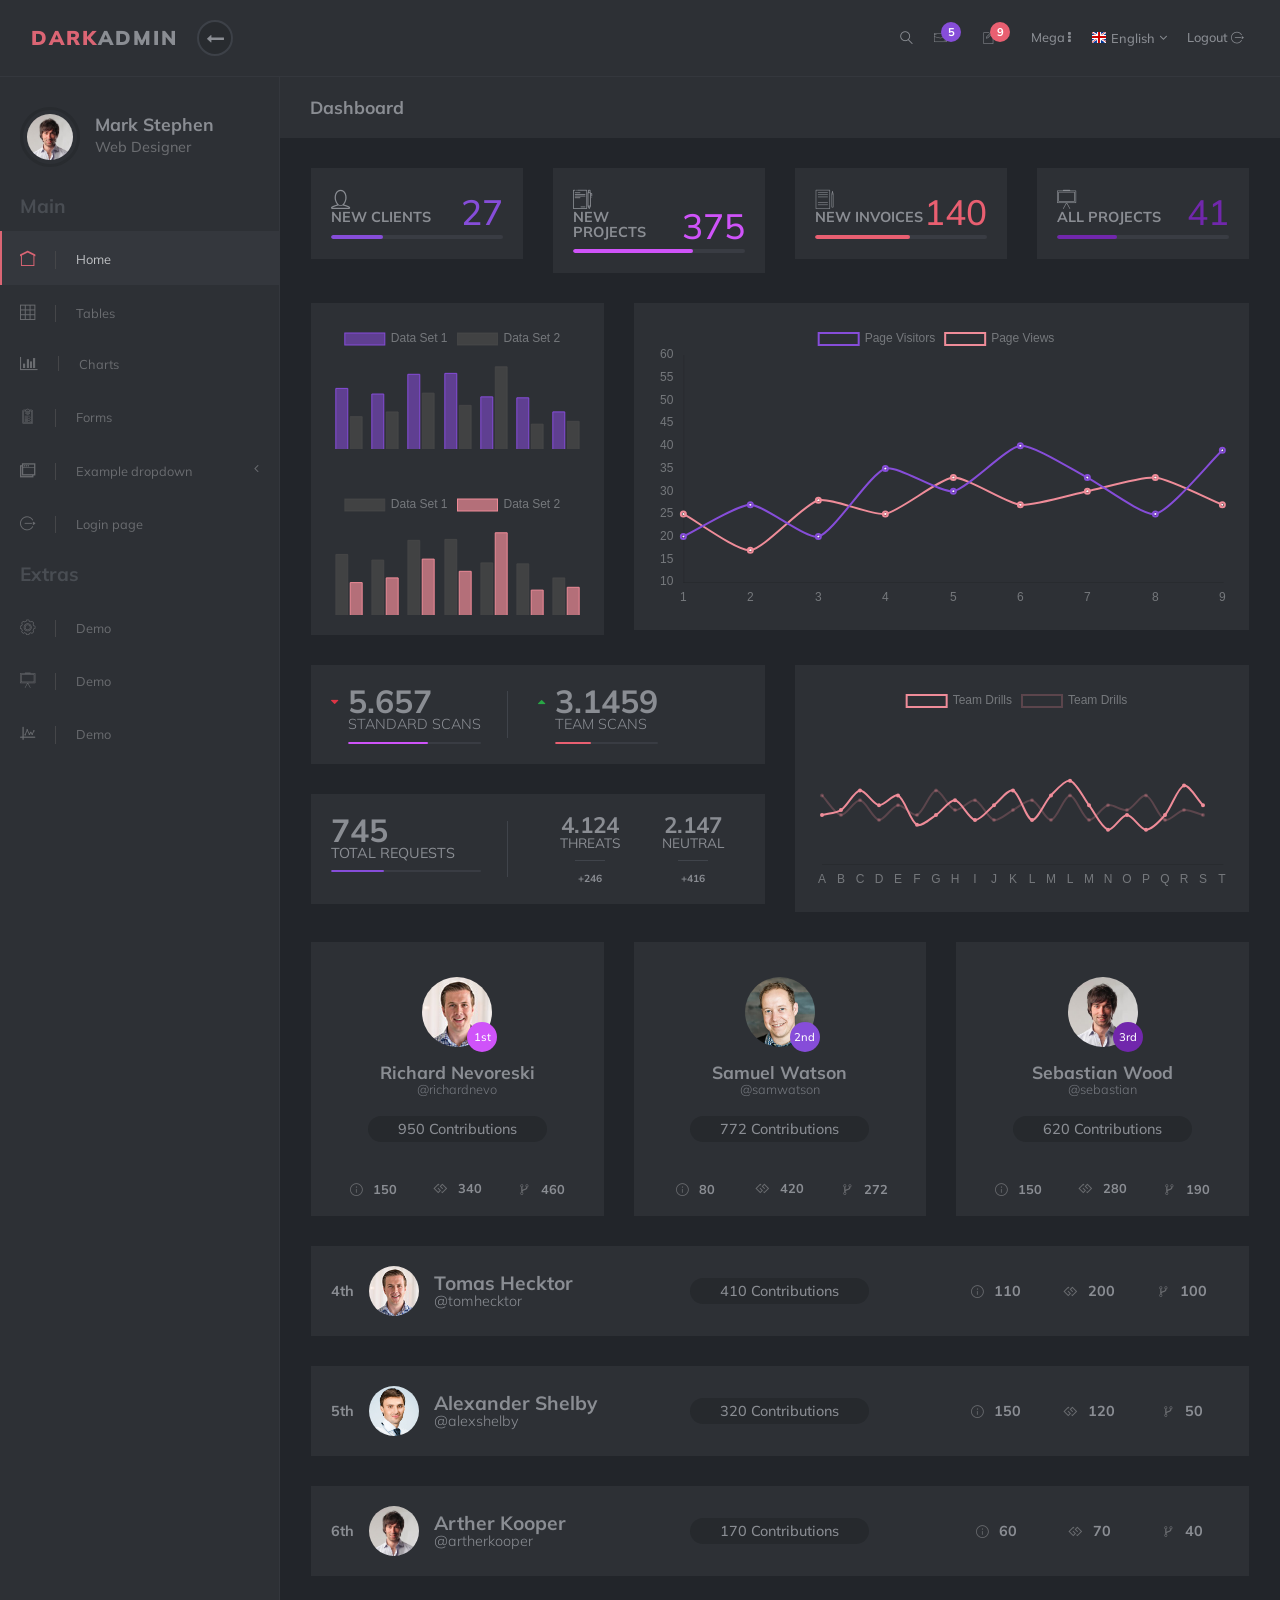
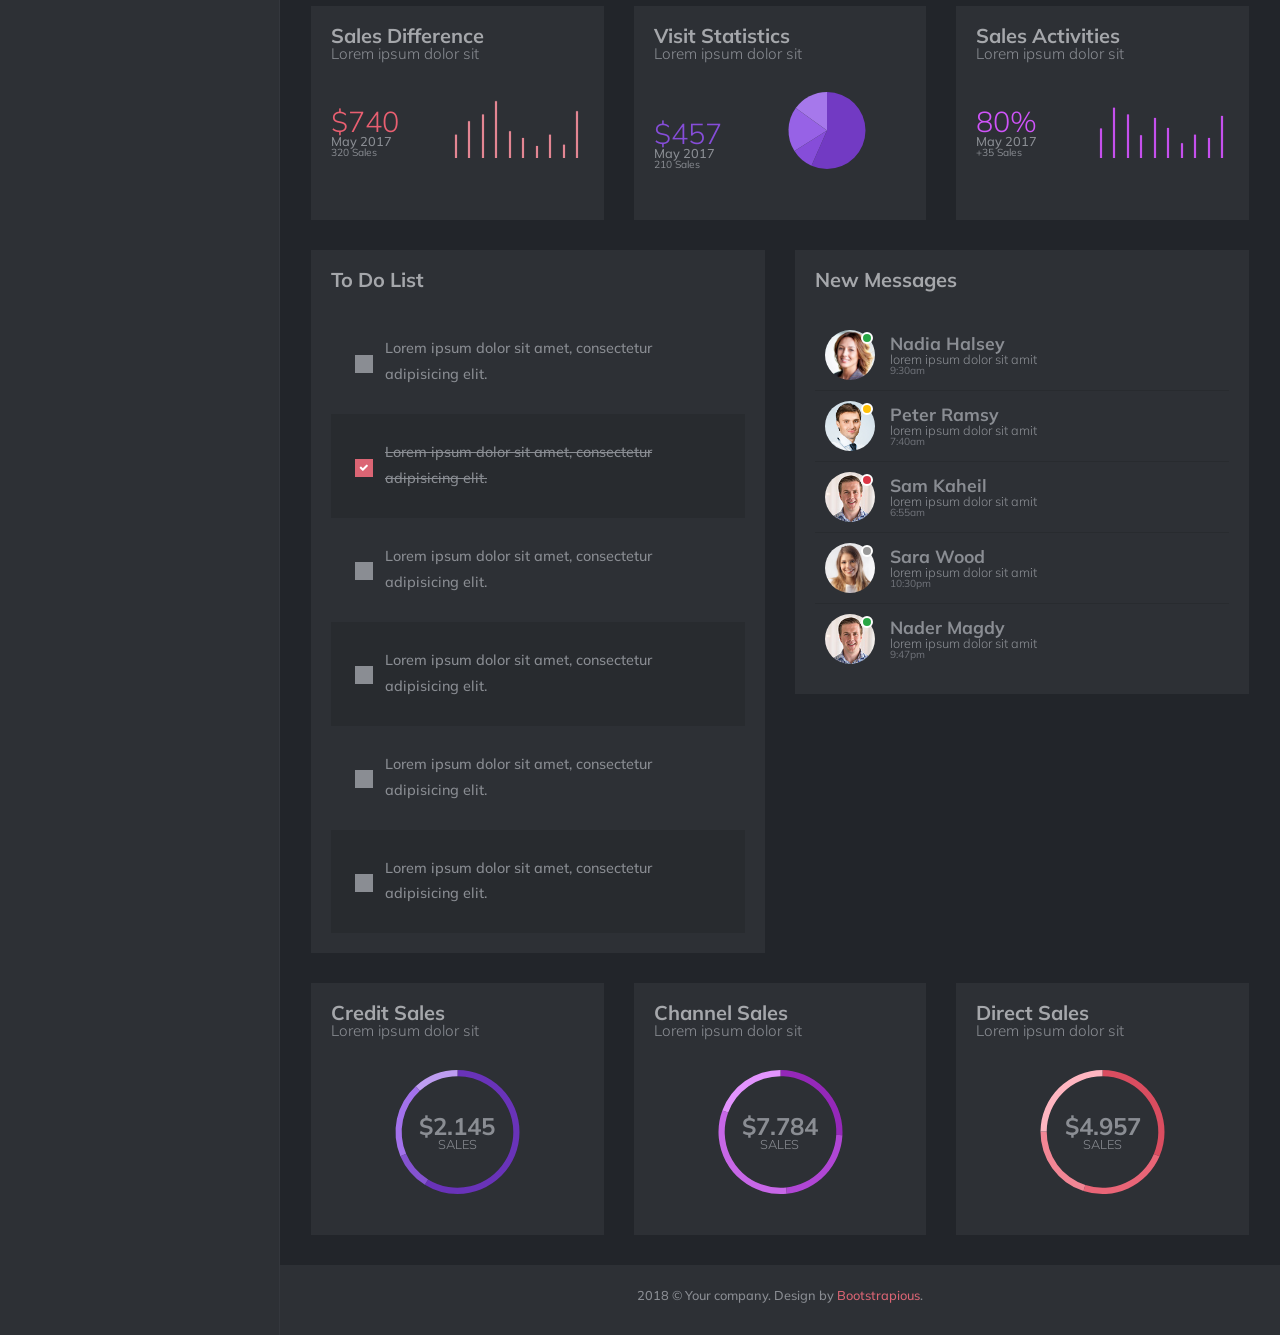
<file: backend3/index.html>
<!DOCTYPE html>
<html>
  <head> 
    <meta charset="utf-8">
    <meta http-equiv="X-UA-Compatible" content="IE=edge">
    <title>Dark Bootstrap Admin by Bootstrapious.com</title>
    <meta name="description" content="">
    <meta name="viewport" content="width=device-width, initial-scale=1">
    <meta name="robots" content="all,follow">
    <!-- Bootstrap CSS-->
    <link rel="stylesheet" href="vendor/bootstrap/css/bootstrap.min.css">
    <!-- Font Awesome CSS-->
    <link rel="stylesheet" href="vendor/font-awesome/css/font-awesome.min.css">
    <!-- Custom Font Icons CSS-->
    <link rel="stylesheet" href="css/font.css">
    <!-- Google fonts - Muli-->
    <link rel="stylesheet" href="https://fonts.googleapis.com/css?family=Muli:300,400,700">
    <!-- theme stylesheet-->
    <link rel="stylesheet" href="css/style.default.css" id="theme-stylesheet">
    <!-- Custom stylesheet - for your changes-->
    <link rel="stylesheet" href="css/custom.css">
    <!-- Favicon-->
    <link rel="shortcut icon" href="img/favicon.ico">
    <!-- Tweaks for older IEs--><!--[if lt IE 9]>
        <script src="https://oss.maxcdn.com/html5shiv/3.7.3/html5shiv.min.js"></script>
        <script src="https://oss.maxcdn.com/respond/1.4.2/respond.min.js"></script><![endif]-->
  </head>
  <body>
    <header class="header">   
      <nav class="navbar navbar-expand-lg">
        <div class="search-panel">
          <div class="search-inner d-flex align-items-center justify-content-center">
            <div class="close-btn">Close <i class="fa fa-close"></i></div>
            <form id="searchForm" action="#">
              <div class="form-group">
                <input type="search" name="search" placeholder="What are you searching for...">
                <button type="submit" class="submit">Search</button>
              </div>
            </form>
          </div>
        </div>
        <div class="container-fluid d-flex align-items-center justify-content-between">
          <div class="navbar-header">
            <!-- Navbar Header--><a href="index.html" class="navbar-brand">
              <div class="brand-text brand-big visible text-uppercase"><strong class="text-primary">Dark</strong><strong>Admin</strong></div>
              <div class="brand-text brand-sm"><strong class="text-primary">D</strong><strong>A</strong></div></a>
            <!-- Sidebar Toggle Btn-->
            <button class="sidebar-toggle"><i class="fa fa-long-arrow-left"></i></button>
          </div>
          <div class="right-menu list-inline no-margin-bottom">    
            <div class="list-inline-item"><a href="#" class="search-open nav-link"><i class="icon-magnifying-glass-browser"></i></a></div>
            <div class="list-inline-item dropdown"><a id="navbarDropdownMenuLink1" href="http://example.com" data-toggle="dropdown" aria-haspopup="true" aria-expanded="false" class="nav-link messages-toggle"><i class="icon-email"></i><span class="badge dashbg-1">5</span></a>
              <div aria-labelledby="navbarDropdownMenuLink1" class="dropdown-menu messages"><a href="#" class="dropdown-item message d-flex align-items-center">
                  <div class="profile"><img src="img/avatar-3.jpg" alt="..." class="img-fluid">
                    <div class="status online"></div>
                  </div>
                  <div class="content">   <strong class="d-block">Nadia Halsey</strong><span class="d-block">lorem ipsum dolor sit amit</span><small class="date d-block">9:30am</small></div></a><a href="#" class="dropdown-item message d-flex align-items-center">
                  <div class="profile"><img src="img/avatar-2.jpg" alt="..." class="img-fluid">
                    <div class="status away"></div>
                  </div>
                  <div class="content">   <strong class="d-block">Peter Ramsy</strong><span class="d-block">lorem ipsum dolor sit amit</span><small class="date d-block">7:40am</small></div></a><a href="#" class="dropdown-item message d-flex align-items-center">
                  <div class="profile"><img src="img/avatar-1.jpg" alt="..." class="img-fluid">
                    <div class="status busy"></div>
                  </div>
                  <div class="content">   <strong class="d-block">Sam Kaheil</strong><span class="d-block">lorem ipsum dolor sit amit</span><small class="date d-block">6:55am</small></div></a><a href="#" class="dropdown-item message d-flex align-items-center">
                  <div class="profile"><img src="img/avatar-5.jpg" alt="..." class="img-fluid">
                    <div class="status offline"></div>
                  </div>
                  <div class="content">   <strong class="d-block">Sara Wood</strong><span class="d-block">lorem ipsum dolor sit amit</span><small class="date d-block">10:30pm</small></div></a><a href="#" class="dropdown-item text-center message"> <strong>See All Messages <i class="fa fa-angle-right"></i></strong></a></div>
            </div>
            <!-- Tasks-->
            <div class="list-inline-item dropdown"><a id="navbarDropdownMenuLink2" href="http://example.com" data-toggle="dropdown" aria-haspopup="true" aria-expanded="false" class="nav-link tasks-toggle"><i class="icon-new-file"></i><span class="badge dashbg-3">9</span></a>
              <div aria-labelledby="navbarDropdownMenuLink2" class="dropdown-menu tasks-list"><a href="#" class="dropdown-item">
                  <div class="text d-flex justify-content-between"><strong>Task 1</strong><span>40% complete</span></div>
                  <div class="progress">
                    <div role="progressbar" style="width: 40%" aria-valuenow="40" aria-valuemin="0" aria-valuemax="100" class="progress-bar dashbg-1"></div>
                  </div></a><a href="#" class="dropdown-item">
                  <div class="text d-flex justify-content-between"><strong>Task 2</strong><span>20% complete</span></div>
                  <div class="progress">
                    <div role="progressbar" style="width: 20%" aria-valuenow="20" aria-valuemin="0" aria-valuemax="100" class="progress-bar dashbg-3"></div>
                  </div></a><a href="#" class="dropdown-item">
                  <div class="text d-flex justify-content-between"><strong>Task 3</strong><span>70% complete</span></div>
                  <div class="progress">
                    <div role="progressbar" style="width: 70%" aria-valuenow="70" aria-valuemin="0" aria-valuemax="100" class="progress-bar dashbg-2"></div>
                  </div></a><a href="#" class="dropdown-item">
                  <div class="text d-flex justify-content-between"><strong>Task 4</strong><span>30% complete</span></div>
                  <div class="progress">
                    <div role="progressbar" style="width: 30%" aria-valuenow="30" aria-valuemin="0" aria-valuemax="100" class="progress-bar dashbg-4"></div>
                  </div></a><a href="#" class="dropdown-item">
                  <div class="text d-flex justify-content-between"><strong>Task 5</strong><span>65% complete</span></div>
                  <div class="progress">
                    <div role="progressbar" style="width: 65%" aria-valuenow="65" aria-valuemin="0" aria-valuemax="100" class="progress-bar dashbg-1"></div>
                  </div></a><a href="#" class="dropdown-item text-center"> <strong>See All Tasks <i class="fa fa-angle-right"></i></strong></a>
              </div>
            </div>
            <!-- Tasks end-->
            <!-- Megamenu-->
            <div class="list-inline-item dropdown menu-large"><a href="#" data-toggle="dropdown" class="nav-link">Mega <i class="fa fa-ellipsis-v"></i></a>
              <div class="dropdown-menu megamenu">
                <div class="row">
                  <div class="col-lg-3 col-md-6"><strong class="text-uppercase">Elements Heading</strong>
                    <ul class="list-unstyled mb-3">
                      <li><a href="#">Lorem ipsum dolor</a></li>
                      <li><a href="#">Sed ut perspiciatis</a></li>
                      <li><a href="#">Voluptatum deleniti</a></li>
                      <li><a href="#">At vero eos</a></li>
                      <li><a href="#">Consectetur adipiscing</a></li>
                      <li><a href="#">Duis aute irure</a></li>
                      <li><a href="#">Necessitatibus saepe</a></li>
                      <li><a href="#">Maiores alias</a></li>
                    </ul>
                  </div>
                  <div class="col-lg-3 col-md-6"><strong class="text-uppercase">Elements Heading</strong>
                    <ul class="list-unstyled mb-3">
                      <li><a href="#">Lorem ipsum dolor</a></li>
                      <li><a href="#">Sed ut perspiciatis</a></li>
                      <li><a href="#">Voluptatum deleniti</a></li>
                      <li><a href="#">At vero eos</a></li>
                      <li><a href="#">Consectetur adipiscing</a></li>
                      <li><a href="#">Duis aute irure</a></li>
                      <li><a href="#">Necessitatibus saepe</a></li>
                      <li><a href="#">Maiores alias</a></li>
                    </ul>
                  </div>
                  <div class="col-lg-3 col-md-6"><strong class="text-uppercase">Elements Heading</strong>
                    <ul class="list-unstyled mb-3">
                      <li><a href="#">Lorem ipsum dolor</a></li>
                      <li><a href="#">Sed ut perspiciatis</a></li>
                      <li><a href="#">Voluptatum deleniti</a></li>
                      <li><a href="#">At vero eos</a></li>
                      <li><a href="#">Consectetur adipiscing</a></li>
                      <li><a href="#">Duis aute irure</a></li>
                      <li><a href="#">Necessitatibus saepe</a></li>
                      <li><a href="#">Maiores alias</a></li>
                    </ul>
                  </div>
                  <div class="col-lg-3 col-md-6"><strong class="text-uppercase">Elements Heading</strong>
                    <ul class="list-unstyled mb-3">
                      <li><a href="#">Lorem ipsum dolor</a></li>
                      <li><a href="#">Sed ut perspiciatis</a></li>
                      <li><a href="#">Voluptatum deleniti</a></li>
                      <li><a href="#">At vero eos</a></li>
                      <li><a href="#">Consectetur adipiscing</a></li>
                      <li><a href="#">Duis aute irure</a></li>
                      <li><a href="#">Necessitatibus saepe</a></li>
                      <li><a href="#">Maiores alias</a></li>
                    </ul>
                  </div>
                </div>
                <div class="row megamenu-buttons text-center">
                  <div class="col-lg-2 col-md-4"><a href="#" class="d-block megamenu-button-link dashbg-1"><i class="fa fa-clock-o"></i><strong>Demo 1</strong></a></div>
                  <div class="col-lg-2 col-md-4"><a href="#" class="d-block megamenu-button-link dashbg-2"><i class="fa fa-clock-o"></i><strong>Demo 2</strong></a></div>
                  <div class="col-lg-2 col-md-4"><a href="#" class="d-block megamenu-button-link dashbg-3"><i class="fa fa-clock-o"></i><strong>Demo 3</strong></a></div>
                  <div class="col-lg-2 col-md-4"><a href="#" class="d-block megamenu-button-link dashbg-4"><i class="fa fa-clock-o"></i><strong>Demo 4</strong></a></div>
                  <div class="col-lg-2 col-md-4"><a href="#" class="d-block megamenu-button-link bg-danger"><i class="fa fa-clock-o"></i><strong>Demo 5</strong></a></div>
                  <div class="col-lg-2 col-md-4"><a href="#" class="d-block megamenu-button-link bg-info"><i class="fa fa-clock-o"></i><strong>Demo 6</strong></a></div>
                </div>
              </div>
            </div>
            <!-- Megamenu end     -->
            <!-- Languages dropdown    -->
            <div class="list-inline-item dropdown"><a id="languages" rel="nofollow" data-target="#" href="#" data-toggle="dropdown" aria-haspopup="true" aria-expanded="false" class="nav-link language dropdown-toggle"><img src="img/flags/16/GB.png" alt="English"><span class="d-none d-sm-inline-block">English</span></a>
              <div aria-labelledby="languages" class="dropdown-menu"><a rel="nofollow" href="#" class="dropdown-item"> <img src="img/flags/16/DE.png" alt="English" class="mr-2"><span>German</span></a><a rel="nofollow" href="#" class="dropdown-item"> <img src="img/flags/16/FR.png" alt="English" class="mr-2"><span>French  </span></a></div>
            </div>
            <!-- Log out               -->
            <div class="list-inline-item logout">                   <a id="logout" href="login.html" class="nav-link">Logout <i class="icon-logout"></i></a></div>
          </div>
        </div>
      </nav>
    </header>
    <div class="d-flex align-items-stretch">
      <!-- Sidebar Navigation-->
      <nav id="sidebar">
        <!-- Sidebar Header-->
        <div class="sidebar-header d-flex align-items-center">
          <div class="avatar"><img src="img/avatar-6.jpg" alt="..." class="img-fluid rounded-circle"></div>
          <div class="title">
            <h1 class="h5">Mark Stephen</h1>
            <p>Web Designer</p>
          </div>
        </div>
        <!-- Sidebar Navidation Menus--><span class="heading">Main</span>
        <ul class="list-unstyled">
                <li class="active"><a href="index.html"> <i class="icon-home"></i>Home </a></li>
                <li><a href="tables.html"> <i class="icon-grid"></i>Tables </a></li>
                <li><a href="charts.html"> <i class="fa fa-bar-chart"></i>Charts </a></li>
                <li><a href="forms.html"> <i class="icon-padnote"></i>Forms </a></li>
                <li><a href="#exampledropdownDropdown" aria-expanded="false" data-toggle="collapse"> <i class="icon-windows"></i>Example dropdown </a>
                  <ul id="exampledropdownDropdown" class="collapse list-unstyled ">
                    <li><a href="#">Page</a></li>
                    <li><a href="#">Page</a></li>
                    <li><a href="#">Page</a></li>
                  </ul>
                </li>
                <li><a href="login.html"> <i class="icon-logout"></i>Login page </a></li>
        </ul><span class="heading">Extras</span>
        <ul class="list-unstyled">
          <li> <a href="#"> <i class="icon-settings"></i>Demo </a></li>
          <li> <a href="#"> <i class="icon-writing-whiteboard"></i>Demo </a></li>
          <li> <a href="#"> <i class="icon-chart"></i>Demo </a></li>
        </ul>
      </nav>
      <!-- Sidebar Navigation end-->
      <div class="page-content">
        <div class="page-header">
          <div class="container-fluid">
            <h2 class="h5 no-margin-bottom">Dashboard</h2>
          </div>
        </div>
        <section class="no-padding-top no-padding-bottom">
          <div class="container-fluid">
            <div class="row">
              <div class="col-md-3 col-sm-6">
                <div class="statistic-block block">
                  <div class="progress-details d-flex align-items-end justify-content-between">
                    <div class="title">
                      <div class="icon"><i class="icon-user-1"></i></div><strong>New Clients</strong>
                    </div>
                    <div class="number dashtext-1">27</div>
                  </div>
                  <div class="progress progress-template">
                    <div role="progressbar" style="width: 30%" aria-valuenow="30" aria-valuemin="0" aria-valuemax="100" class="progress-bar progress-bar-template dashbg-1"></div>
                  </div>
                </div>
              </div>
              <div class="col-md-3 col-sm-6">
                <div class="statistic-block block">
                  <div class="progress-details d-flex align-items-end justify-content-between">
                    <div class="title">
                      <div class="icon"><i class="icon-contract"></i></div><strong>New Projects</strong>
                    </div>
                    <div class="number dashtext-2">375</div>
                  </div>
                  <div class="progress progress-template">
                    <div role="progressbar" style="width: 70%" aria-valuenow="70" aria-valuemin="0" aria-valuemax="100" class="progress-bar progress-bar-template dashbg-2"></div>
                  </div>
                </div>
              </div>
              <div class="col-md-3 col-sm-6">
                <div class="statistic-block block">
                  <div class="progress-details d-flex align-items-end justify-content-between">
                    <div class="title">
                      <div class="icon"><i class="icon-paper-and-pencil"></i></div><strong>New Invoices</strong>
                    </div>
                    <div class="number dashtext-3">140</div>
                  </div>
                  <div class="progress progress-template">
                    <div role="progressbar" style="width: 55%" aria-valuenow="55" aria-valuemin="0" aria-valuemax="100" class="progress-bar progress-bar-template dashbg-3"></div>
                  </div>
                </div>
              </div>
              <div class="col-md-3 col-sm-6">
                <div class="statistic-block block">
                  <div class="progress-details d-flex align-items-end justify-content-between">
                    <div class="title">
                      <div class="icon"><i class="icon-writing-whiteboard"></i></div><strong>All Projects</strong>
                    </div>
                    <div class="number dashtext-4">41</div>
                  </div>
                  <div class="progress progress-template">
                    <div role="progressbar" style="width: 35%" aria-valuenow="35" aria-valuemin="0" aria-valuemax="100" class="progress-bar progress-bar-template dashbg-4"></div>
                  </div>
                </div>
              </div>
            </div>
          </div>
        </section>
        <section class="no-padding-bottom">
          <div class="container-fluid">
            <div class="row">
              <div class="col-lg-4">
                <div class="bar-chart block no-margin-bottom">
                  <canvas id="barChartExample1"></canvas>
                </div>
                <div class="bar-chart block">
                  <canvas id="barChartExample2"></canvas>
                </div>
              </div>
              <div class="col-lg-8">
                <div class="line-cahrt block">
                  <canvas id="lineCahrt"></canvas>
                </div>
              </div>
            </div>
          </div>
        </section>
        <section class="no-padding-bottom">
          <div class="container-fluid">
            <div class="row">
              <div class="col-lg-6">
                <div class="stats-2-block block d-flex">
                  <div class="stats-2 d-flex">
                    <div class="stats-2-arrow low"><i class="fa fa-caret-down"></i></div>
                    <div class="stats-2-content"><strong class="d-block">5.657</strong><span class="d-block">Standard Scans</span>
                      <div class="progress progress-template progress-small">
                        <div role="progressbar" style="width: 60%;" aria-valuenow="30" aria-valuemin="0" aria-valuemax="100" class="progress-bar progress-bar-template progress-bar-small dashbg-2"></div>
                      </div>
                    </div>
                  </div>
                  <div class="stats-2 d-flex">
                    <div class="stats-2-arrow height"><i class="fa fa-caret-up"></i></div>
                    <div class="stats-2-content"><strong class="d-block">3.1459</strong><span class="d-block">Team Scans</span>
                      <div class="progress progress-template progress-small">
                        <div role="progressbar" style="width: 35%;" aria-valuenow="30" aria-valuemin="0" aria-valuemax="100" class="progress-bar progress-bar-template progress-bar-small dashbg-3"></div>
                      </div>
                    </div>
                  </div>
                </div>
                <div class="stats-3-block block d-flex">
                  <div class="stats-3"><strong class="d-block">745</strong><span class="d-block">Total requests</span>
                    <div class="progress progress-template progress-small">
                      <div role="progressbar" style="width: 35%;" aria-valuenow="30" aria-valuemin="0" aria-valuemax="100" class="progress-bar progress-bar-template progress-bar-small dashbg-1"></div>
                    </div>
                  </div>
                  <div class="stats-3 d-flex justify-content-between text-center">
                    <div class="item"><strong class="d-block strong-sm">4.124</strong><span class="d-block span-sm">Threats</span>
                      <div class="line"></div><small>+246</small>
                    </div>
                    <div class="item"><strong class="d-block strong-sm">2.147</strong><span class="d-block span-sm">Neutral</span>
                      <div class="line"></div><small>+416</small>
                    </div>
                  </div>
                </div>
              </div>
              <div class="col-lg-6">
                <div class="drills-chart block">
                  <canvas id="lineChart1"></canvas>
                </div>
              </div>
            </div>
          </div>
        </section>
        <section class="no-padding-bottom">
          <div class="container-fluid">
            <div class="row">
              <div class="col-lg-4">
                <div class="user-block block text-center">
                  <div class="avatar"><img src="img/avatar-1.jpg" alt="..." class="img-fluid">
                    <div class="order dashbg-2">1st</div>
                  </div><a href="#" class="user-title">
                    <h3 class="h5">Richard Nevoreski</h3><span>@richardnevo</span></a>
                  <div class="contributions">950 Contributions</div>
                  <div class="details d-flex">
                    <div class="item"><i class="icon-info"></i><strong>150</strong></div>
                    <div class="item"><i class="fa fa-gg"></i><strong>340</strong></div>
                    <div class="item"><i class="icon-flow-branch"></i><strong>460</strong></div>
                  </div>
                </div>
              </div>
              <div class="col-lg-4">
                <div class="user-block block text-center">
                  <div class="avatar"><img src="img/avatar-4.jpg" alt="..." class="img-fluid">
                    <div class="order dashbg-1">2nd</div>
                  </div><a href="#" class="user-title">
                    <h3 class="h5">Samuel Watson</h3><span>@samwatson</span></a>
                  <div class="contributions">772 Contributions</div>
                  <div class="details d-flex">
                    <div class="item"><i class="icon-info"></i><strong>80</strong></div>
                    <div class="item"><i class="fa fa-gg"></i><strong>420</strong></div>
                    <div class="item"><i class="icon-flow-branch"></i><strong>272</strong></div>
                  </div>
                </div>
              </div>
              <div class="col-lg-4">
                <div class="user-block block text-center">
                  <div class="avatar"><img src="img/avatar-6.jpg" alt="..." class="img-fluid">
                    <div class="order dashbg-4">3rd</div>
                  </div><a href="#" class="user-title">
                    <h3 class="h5">Sebastian Wood</h3><span>@sebastian</span></a>
                  <div class="contributions">620 Contributions</div>
                  <div class="details d-flex">
                    <div class="item"><i class="icon-info"></i><strong>150</strong></div>
                    <div class="item"><i class="fa fa-gg"></i><strong>280</strong></div>
                    <div class="item"><i class="icon-flow-branch"></i><strong>190</strong></div>
                  </div>
                </div>
              </div>
            </div>
            <div class="public-user-block block">
              <div class="row d-flex align-items-center">                   
                <div class="col-lg-4 d-flex align-items-center">
                  <div class="order">4th</div>
                  <div class="avatar"> <img src="img/avatar-1.jpg" alt="..." class="img-fluid"></div><a href="#" class="name"><strong class="d-block">Tomas Hecktor</strong><span class="d-block">@tomhecktor</span></a>
                </div>
                <div class="col-lg-4 text-center">
                  <div class="contributions">410 Contributions</div>
                </div>
                <div class="col-lg-4">
                  <div class="details d-flex">
                    <div class="item"><i class="icon-info"></i><strong>110</strong></div>
                    <div class="item"><i class="fa fa-gg"></i><strong>200</strong></div>
                    <div class="item"><i class="icon-flow-branch"></i><strong>100</strong></div>
                  </div>
                </div>
              </div>
            </div>
            <div class="public-user-block block">
              <div class="row d-flex align-items-center">                   
                <div class="col-lg-4 d-flex align-items-center">
                  <div class="order">5th</div>
                  <div class="avatar"> <img src="img/avatar-2.jpg" alt="..." class="img-fluid"></div><a href="#" class="name"><strong class="d-block">Alexander Shelby</strong><span class="d-block">@alexshelby</span></a>
                </div>
                <div class="col-lg-4 text-center">
                  <div class="contributions">320 Contributions</div>
                </div>
                <div class="col-lg-4">
                  <div class="details d-flex">
                    <div class="item"><i class="icon-info"></i><strong>150</strong></div>
                    <div class="item"><i class="fa fa-gg"></i><strong>120</strong></div>
                    <div class="item"><i class="icon-flow-branch"></i><strong>50</strong></div>
                  </div>
                </div>
              </div>
            </div>
            <div class="public-user-block block">
              <div class="row d-flex align-items-center">                   
                <div class="col-lg-4 d-flex align-items-center">
                  <div class="order">6th</div>
                  <div class="avatar"> <img src="img/avatar-6.jpg" alt="..." class="img-fluid"></div><a href="#" class="name"><strong class="d-block">Arther Kooper</strong><span class="d-block">@artherkooper</span></a>
                </div>
                <div class="col-lg-4 text-center">
                  <div class="contributions">170 Contributions</div>
                </div>
                <div class="col-lg-4">
                  <div class="details d-flex">
                    <div class="item"><i class="icon-info"></i><strong>60</strong></div>
                    <div class="item"><i class="fa fa-gg"></i><strong>70</strong></div>
                    <div class="item"><i class="icon-flow-branch"></i><strong>40</strong></div>
                  </div>
                </div>
              </div>
            </div>
          </div>
        </section>
        <section class="margin-bottom-sm">
          <div class="container-fluid">
            <div class="row d-flex align-items-stretch">
              <div class="col-lg-4">
                <div class="stats-with-chart-1 block">
                  <div class="title"> <strong class="d-block">Sales Difference</strong><span class="d-block">Lorem ipsum dolor sit</span></div>
                  <div class="row d-flex align-items-end justify-content-between">
                    <div class="col-5">
                      <div class="text"><strong class="d-block dashtext-3">$740</strong><span class="d-block">May 2017</span><small class="d-block">320 Sales</small></div>
                    </div>
                    <div class="col-7">
                      <div class="bar-chart chart">
                        <canvas id="salesBarChart1"></canvas>
                      </div>
                    </div>
                  </div>
                </div>
              </div>
              <div class="col-lg-4">   
                <div class="stats-with-chart-1 block">
                  <div class="title"> <strong class="d-block">Visit Statistics</strong><span class="d-block">Lorem ipsum dolor sit</span></div>
                  <div class="row d-flex align-items-end justify-content-between">
                    <div class="col-4">
                      <div class="text"><strong class="d-block dashtext-1">$457</strong><span class="d-block">May 2017</span><small class="d-block">210 Sales</small></div>
                    </div>
                    <div class="col-8">
                      <div class="bar-chart chart">
                        <canvas id="visitPieChart"></canvas>
                      </div>
                    </div>
                  </div>
                </div>
              </div>
              <div class="col-lg-4">
                <div class="stats-with-chart-1 block">
                  <div class="title"> <strong class="d-block">Sales Activities</strong><span class="d-block">Lorem ipsum dolor sit</span></div>
                  <div class="row d-flex align-items-end justify-content-between">
                    <div class="col-5">
                      <div class="text"><strong class="d-block dashtext-2">80%</strong><span class="d-block">May 2017</span><small class="d-block">+35 Sales</small></div>
                    </div>
                    <div class="col-7">
                      <div class="bar-chart chart">
                        <canvas id="salesBarChart2"></canvas>
                      </div>
                    </div>
                  </div>
                </div>
              </div>
            </div>
          </div>
        </section>
        <section class="no-padding-bottom">
          <div class="container-fluid">
            <div class="row">
              <div class="col-lg-6">
                <div class="checklist-block block">
                  <div class="title"><strong>To Do List</strong></div>
                  <div class="checklist">
                    <div class="item d-flex align-items-center">
                      <input type="checkbox" id="input-1" name="input-1" class="checkbox-template">
                      <label for="input-1">Lorem ipsum dolor sit amet, consectetur adipisicing elit.</label>
                    </div>
                    <div class="item d-flex align-items-center">
                      <input type="checkbox" id="input-2" name="input-2" checked class="checkbox-template">
                      <label for="input-2">Lorem ipsum dolor sit amet, consectetur adipisicing elit.</label>
                    </div>
                    <div class="item d-flex align-items-center">
                      <input type="checkbox" id="input-3" name="input-3" class="checkbox-template">
                      <label for="input-3">Lorem ipsum dolor sit amet, consectetur adipisicing elit.</label>
                    </div>
                    <div class="item d-flex align-items-center">
                      <input type="checkbox" id="input-4" name="input-4" class="checkbox-template">
                      <label for="input-4">Lorem ipsum dolor sit amet, consectetur adipisicing elit.</label>
                    </div>
                    <div class="item d-flex align-items-center">
                      <input type="checkbox" id="input-5" name="input-5" class="checkbox-template">
                      <label for="input-5">Lorem ipsum dolor sit amet, consectetur adipisicing elit.</label>
                    </div>
                    <div class="item d-flex align-items-center">
                      <input type="checkbox" id="input-6" name="input-6" class="checkbox-template">
                      <label for="input-6">Lorem ipsum dolor sit amet, consectetur adipisicing elit.</label>
                    </div>
                  </div>
                </div>
              </div>
              <div class="col-lg-6">                                           
                <div class="messages-block block">
                  <div class="title"><strong>New Messages</strong></div>
                  <div class="messages"><a href="#" class="message d-flex align-items-center">
                      <div class="profile"><img src="img/avatar-3.jpg" alt="..." class="img-fluid">
                        <div class="status online"></div>
                      </div>
                      <div class="content">   <strong class="d-block">Nadia Halsey</strong><span class="d-block">lorem ipsum dolor sit amit</span><small class="date d-block">9:30am</small></div></a><a href="#" class="message d-flex align-items-center">
                      <div class="profile"><img src="img/avatar-2.jpg" alt="..." class="img-fluid">
                        <div class="status away"></div>
                      </div>
                      <div class="content">   <strong class="d-block">Peter Ramsy</strong><span class="d-block">lorem ipsum dolor sit amit</span><small class="date d-block">7:40am</small></div></a><a href="#" class="message d-flex align-items-center">
                      <div class="profile"><img src="img/avatar-1.jpg" alt="..." class="img-fluid">
                        <div class="status busy"></div>
                      </div>
                      <div class="content">   <strong class="d-block">Sam Kaheil</strong><span class="d-block">lorem ipsum dolor sit amit</span><small class="date d-block">6:55am</small></div></a><a href="#" class="message d-flex align-items-center">
                      <div class="profile"><img src="img/avatar-5.jpg" alt="..." class="img-fluid">
                        <div class="status offline"></div>
                      </div>
                      <div class="content">   <strong class="d-block">Sara Wood</strong><span class="d-block">lorem ipsum dolor sit amit</span><small class="date d-block">10:30pm</small></div></a><a href="#" class="message d-flex align-items-center">
                      <div class="profile"><img src="img/avatar-1.jpg" alt="..." class="img-fluid">
                        <div class="status online"></div>
                      </div>
                      <div class="content">   <strong class="d-block">Nader Magdy</strong><span class="d-block">lorem ipsum dolor sit amit</span><small class="date d-block">9:47pm</small></div></a></div>
                </div>
              </div>
            </div>
          </div>
        </section>
        <section>
          <div class="container-fluid">
            <div class="row">
              <div class="col-lg-4">
                <div class="stats-with-chart-2 block">
                  <div class="title"><strong class="d-block">Credit Sales</strong><span class="d-block">Lorem ipsum dolor sit</span></div>
                  <div class="piechart chart">
                    <canvas id="pieChartHome1"></canvas>
                    <div class="text"><strong class="d-block">$2.145</strong><span class="d-block">Sales</span></div>
                  </div>
                </div>
              </div>
              <div class="col-lg-4">
                <div class="stats-with-chart-2 block">
                  <div class="title"><strong class="d-block">Channel Sales</strong><span class="d-block">Lorem ipsum dolor sit</span></div>
                  <div class="piechart chart">
                    <canvas id="pieChartHome2"></canvas>
                    <div class="text"><strong class="d-block">$7.784</strong><span class="d-block">Sales</span></div>
                  </div>
                </div>
              </div>
              <div class="col-lg-4">
                <div class="stats-with-chart-2 block">
                  <div class="title"><strong class="d-block">Direct Sales</strong><span class="d-block">Lorem ipsum dolor sit</span></div>
                  <div class="piechart chart">
                    <canvas id="pieChartHome3"></canvas>
                    <div class="text"><strong class="d-block">$4.957</strong><span class="d-block">Sales</span></div>
                  </div>
                </div>
              </div>
            </div>
          </div>
        </section>
        <footer class="footer">
          <div class="footer__block block no-margin-bottom">
            <div class="container-fluid text-center">
              <!-- Please do not remove the backlink to us unless you support us at https://bootstrapious.com/donate. It is part of the license conditions. Thank you for understanding :)-->
              <p class="no-margin-bottom">2018 &copy; Your company. Design by <a href="https://bootstrapious.com">Bootstrapious</a>.</p>
            </div>
          </div>
        </footer>
      </div>
    </div>
    <!-- JavaScript files-->
    <script src="vendor/jquery/jquery.min.js"></script>
    <script src="vendor/popper.js/umd/popper.min.js"> </script>
    <script src="vendor/bootstrap/js/bootstrap.min.js"></script>
    <script src="vendor/jquery.cookie/jquery.cookie.js"> </script>
    <script src="vendor/chart.js/Chart.min.js"></script>
    <script src="vendor/jquery-validation/jquery.validate.min.js"></script>
    <script src="js/charts-home.js"></script>
    <script src="js/front.js"></script>
  </body>
</html>
</file>
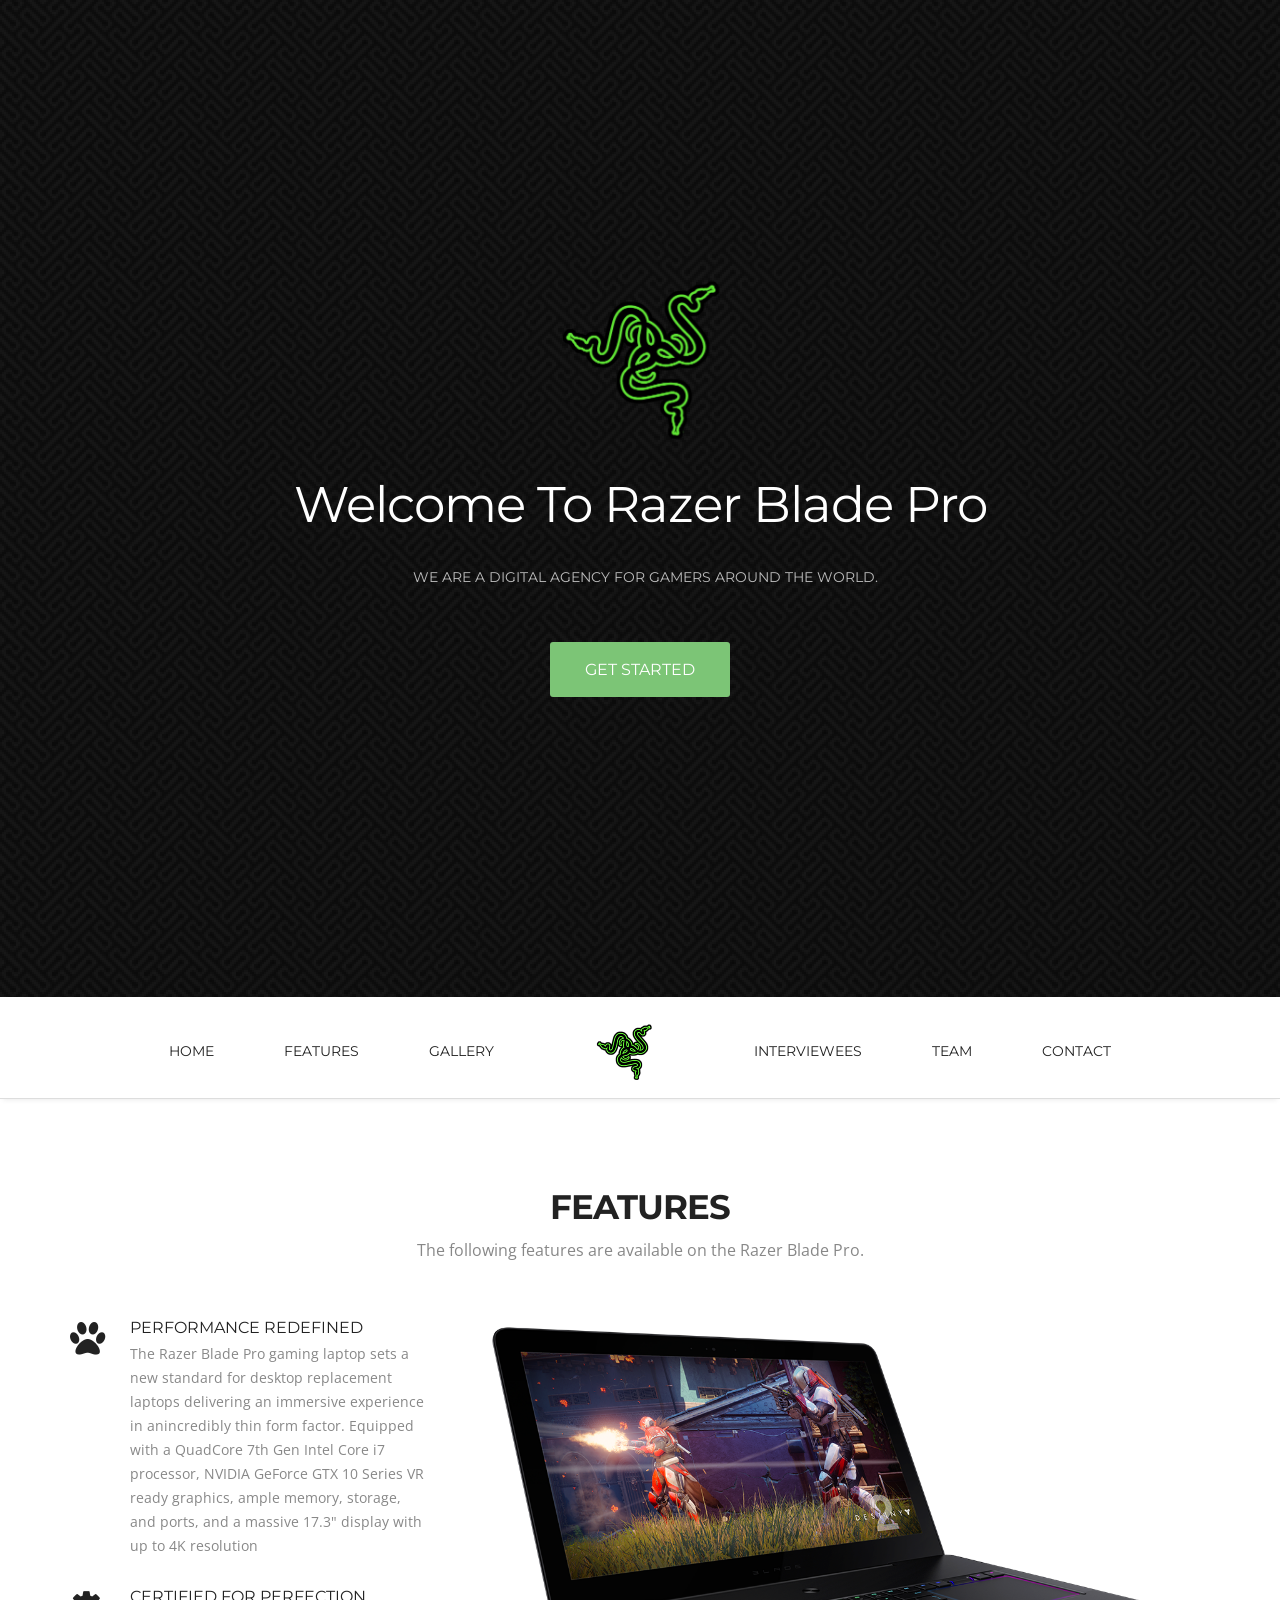
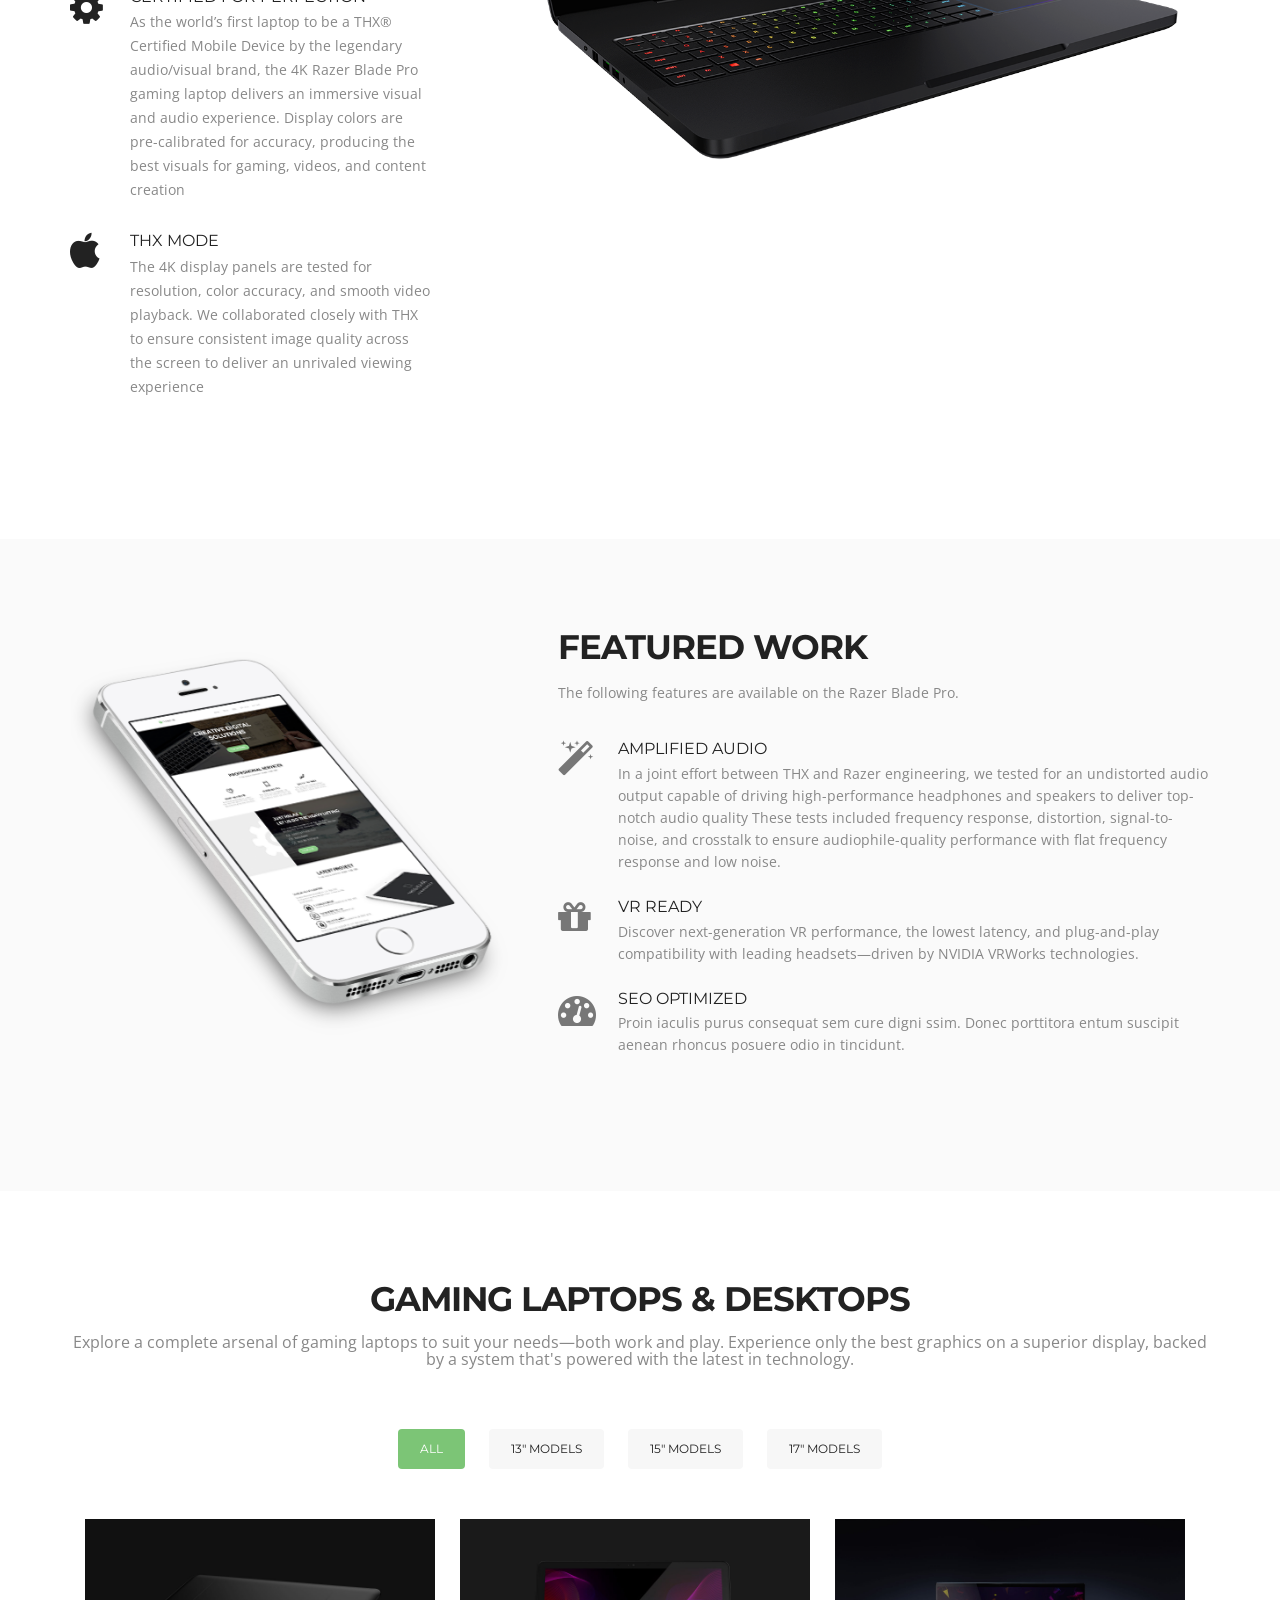
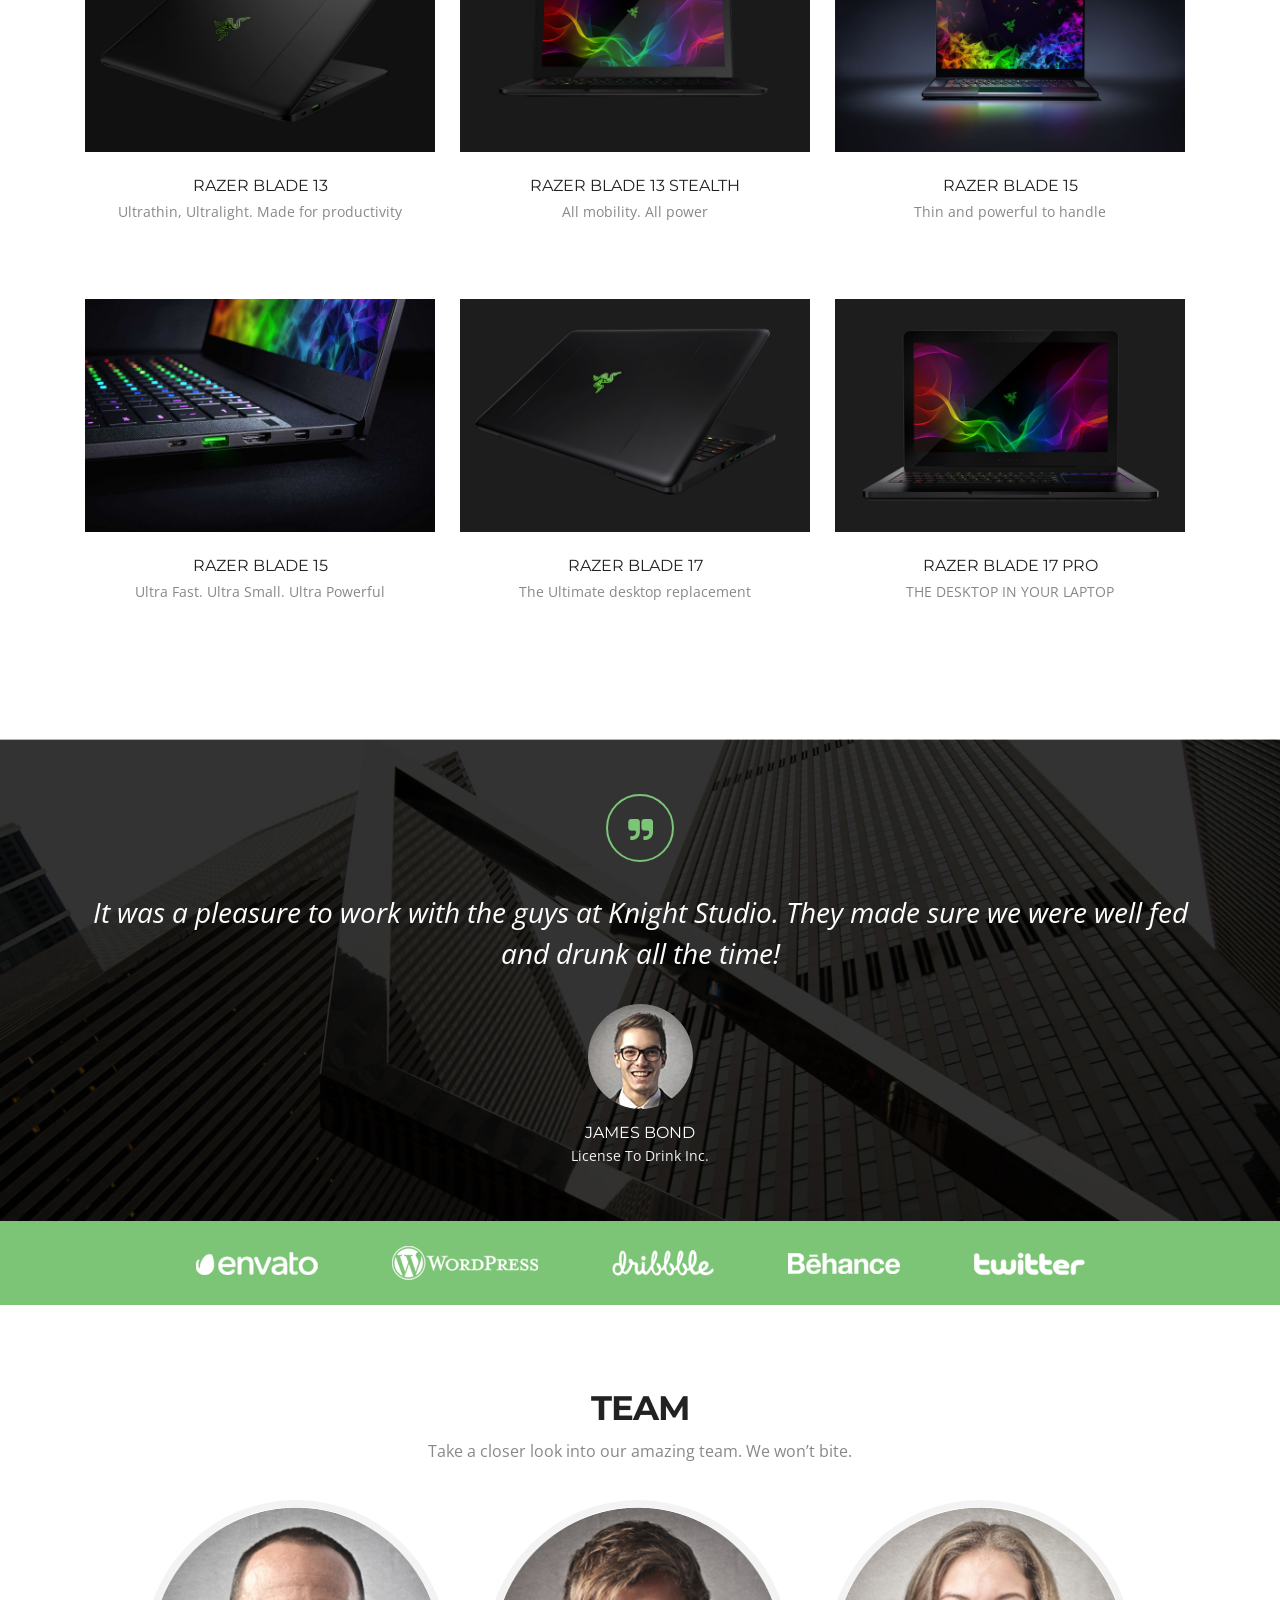
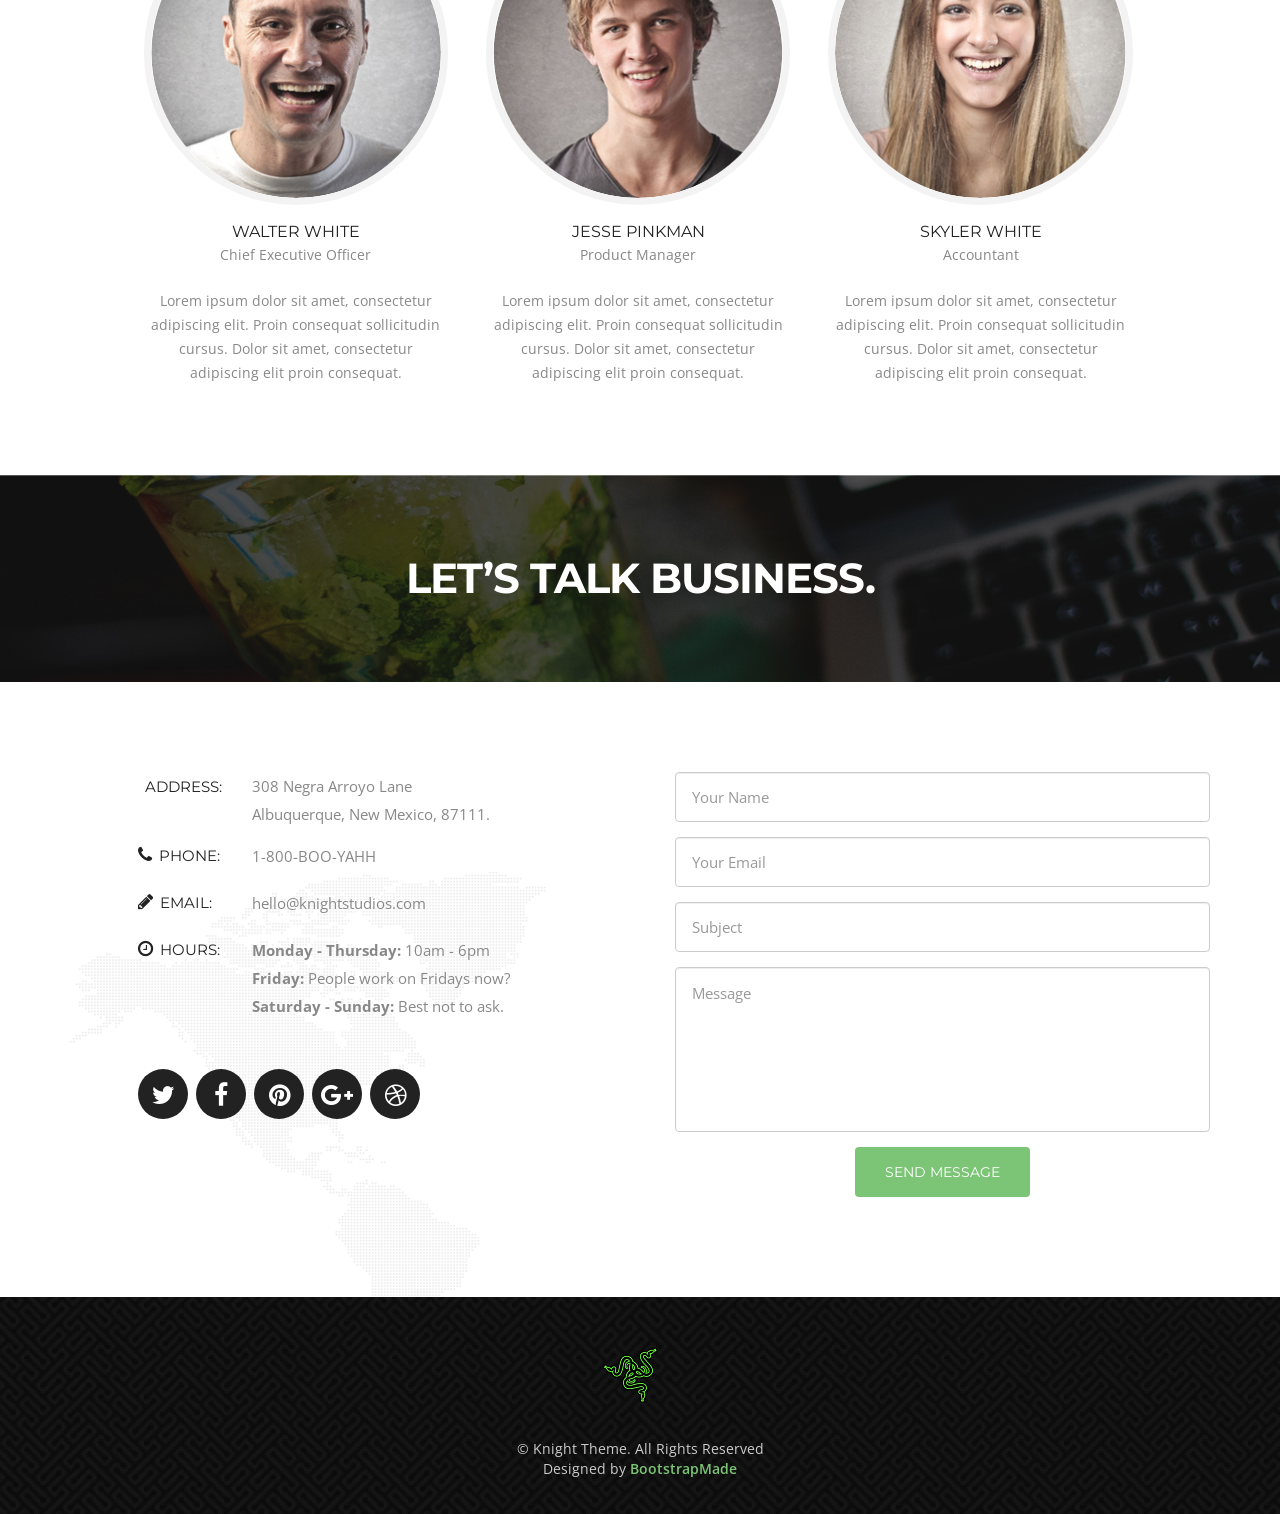
<file: index12.html>
<!doctype html>
<html>

<head>
	<meta charset="utf-8">
	<meta name="viewport" content="width=device-width, maximum-scale=1">

	<title>Razer Blade Pro</title>
	<link rel="icon" href="favicon.png" type="image/png">
	<link rel="shortcut icon" href="favicon.ico" type="img/x-icon">

	<link href='https://fonts.googleapis.com/css?family=Montserrat:400,700' rel='stylesheet' type='text/css'>
	<link href='https://fonts.googleapis.com/css?family=Open+Sans:400,300,800italic,700italic,600italic,400italic,300italic,800,700,600' rel='stylesheet' type='text/css'>

	<link href="css/bootstrap.css" rel="stylesheet" type="text/css">
	<link href="css/style.css" rel="stylesheet" type="text/css">
	<link href="css/font-awesome.css" rel="stylesheet" type="text/css">
	<link href="css/responsive.css" rel="stylesheet" type="text/css">
	<link href="css/magnific-popup.css" rel="stylesheet" type="text/css">
	<link href="css/animate.css" rel="stylesheet" type="text/css">

	<script type="text/javascript" src="js/jquery.1.8.3.min.js"></script>
	<script type="text/javascript" src="js/bootstrap.js"></script>
	<script type="text/javascript" src="js/jquery-scrolltofixed.js"></script>
	<script type="text/javascript" src="js/jquery.easing.1.3.js"></script>
	<script type="text/javascript" src="js/jquery.isotope.js"></script>
	<script type="text/javascript" src="js/wow.js"></script>
	<script type="text/javascript" src="js/classie.js"></script>
	<script type="text/javascript" src="js/magnific-popup.js"></script>
	<script src="contactform/contactform.js"></script>

	<!-- =======================================================
    Theme Name: Knight
    Theme URL: https://bootstrapmade.com/knight-free-bootstrap-theme/
    Author: BootstrapMade
    Author URL: https://bootstrapmade.com
	======================================================= -->

</head>

<body>
	<header class="header" id="header">
		<!--header-start-->
		<div class="container">
			<figure class="logo animated fadeInDown delay-07s">
				<a href="#"><img src="9950bfe63916da358d6be09feae80071.png" ></a>
			</figure>
			<h1 class="animated fadeInDown delay-07s">Welcome To Razer Blade Pro</h1>
			<ul class="we-create animated fadeInUp delay-1s">
				<li>We are a digital agency for gamers around the world.</li>
			</ul>
			<a class="link animated fadeInUp delay-1s servicelink" href="#service">Get Started</a>
		</div>
	</header>
	<!--header-end-->

	<nav class="main-nav-outer" id="test">
		<!--main-nav-start-->
		<div class="container">
			<ul class="main-nav">
				<li><a href="#header">Home</a></li>
				<li><a href="#service">Features</a></li>
				<li><a href="#Portfolio">Gallery</a></li>
				<li class="small-logo"><a href="#header"><img src="9950bfe63916da358d6be09feae80071_opt.png" alt=""></a></li>
				<li><a href="#client">Interviewees</a></li>
				<li><a href="#team">Team</a></li>
				<li><a href="#contact">Contact</a></li>
			</ul>
			<a class="res-nav_click" href="#"><i class="fa fa-bars"></i></a>
		</div>
	</nav>
	<!--main-nav-end-->



	<section class="main-section" id="service">
		<!--main-section-start-->
		<div class="container">
			<h2>Features</h2>
			<h6>The following features are available on the Razer Blade Pro.</h6>
			<div class="row">
				<div class="col-lg-4 col-sm-6 wow fadeInLeft delay-05s">
					<div class="service-list">
						<div class="service-list-col1">
							<i class="fa fa-paw"></i>
						</div>
						<div class="service-list-col2">
							<h3>Performance Redefined</h3>
							<p>The Razer Blade Pro gaming laptop sets a new standard for desktop replacement laptops delivering an immersive experience in anincredibly thin form factor. Equipped with a QuadCore 7th Gen Intel Core i7 processor, NVIDIA GeForce GTX 10 Series VR ready graphics, ample memory, storage, and ports, and a massive 17.3" display with up to 4K resolution</p>
						</div>
					</div>
					<div class="service-list">
						<div class="service-list-col1">
							<i class="fa fa-gear"></i>
						</div>
						<div class="service-list-col2">
							<h3>Certified for Perfection</h3>
							<p>As the world’s first laptop to be a THX® Certified Mobile Device by the legendary audio/visual brand, the 4K Razer Blade Pro gaming laptop delivers an immersive visual and audio experience. Display colors are pre-calibrated for accuracy, producing the best visuals for gaming, videos, and content creation</p>
						</div>
					</div>
					<div class="service-list">
						<div class="service-list-col1">
							<i class="fa fa-apple"></i>
						</div>
						<div class="service-list-col2">
							<h3>THX Mode</h3>
							<p>The 4K display panels are tested for resolution, color accuracy, and smooth video playback. We collaborated closely with THX to ensure consistent image quality across the screen to deliver an unrivaled viewing experience</p>
						</div>
					</div>
				</div>
				<figure class="col-lg-8 col-sm-6  text-right wow fadeInUp delay-02s">
					<img src="f831f038-d894-4195-883c-41b4ef03d7ce.png" alt="">
				</figure>

			</div>
		</div>
	</section>
	<!--main-section-end-->



	<section class="main-section alabaster">
		<!--main-section alabaster-start-->
		<div class="container">
			<div class="row">
				<figure class="col-lg-5 col-sm-4 wow fadeInLeft">
					<img src="img/iphone.png" alt="">
				</figure>
				<div class="col-lg-7 col-sm-8 featured-work">
					<h2>featured work</h2>
					<P class="padding-b">The following features are available on the Razer Blade Pro.</P>
					<div class="featured-box">
						<div class="featured-box-col1 wow fadeInRight delay-02s">
							<i class="fa fa-magic"></i>
						</div>
						<div class="featured-box-col2 wow fadeInRight delay-02s">
							<h3>Amplified Audio</h3>
							<p>In a joint effort between THX and Razer engineering, we tested for an undistorted audio output capable of driving high-performance headphones and speakers to deliver top-notch audio quality These tests included frequency response, distortion, signal-to-noise, and crosstalk to ensure audiophile-quality performance with flat frequency response and low noise.</p>
						</div>
					</div>
					<div class="featured-box">
						<div class="featured-box-col1 wow fadeInRight delay-04s">
							<i class="fa fa-gift"></i>
						</div>
						<div class="featured-box-col2 wow fadeInRight delay-04s">
							<h3>VR Ready</h3>
							<p>Discover next-generation VR performance, the lowest latency, and plug-and-play compatibility with leading headsets—driven by NVIDIA VRWorks technologies. </p>
						</div>
					</div>
					<div class="featured-box">
						<div class="featured-box-col1 wow fadeInRight delay-06s">
							<i class="fa fa-dashboard"></i>
						</div>
						<div class="featured-box-col2 wow fadeInRight delay-06s">
							<h3>SEO optimized</h3>
							<p>Proin iaculis purus consequat sem cure digni ssim. Donec porttitora entum suscipit aenean rhoncus posuere odio in tincidunt. </p>
						</div>
					</div>
					<a class="Learn-More" href="#">Learn More</a>
				</div>
			</div>
		</div>
	</section>
	<!--main-section alabaster-end-->



	<section class="main-section paddind" id="Portfolio">
		<!--main-section-start-->
		<div class="container">
			<h2>GAMING LAPTOPS & DESKTOPS</h2>
			<h6>Explore a complete arsenal of gaming laptops to suit your needs—both work and play. Experience only the best graphics on a superior display, backed by a system that's powered with the latest in technology.</h6>
			<div claExplore a complete arsenal of gaming laptops to suit your needs—both work and play. Experience only the best graphics on a superior display, backed by a system that's powered with the latest in technology.ss="portfolioFilter">
				<ul class="Portfolio-nav wow fadeIn delay-02s">
					<li><a href="#" data-filter="*" class="current">All</a></li>
					<li><a href="#" data-filter=".branding">13" Models</a></li>
					<li><a href="#" data-filter=".photography">15" Models</a></li>
					<li><a href="#" data-filter=".webdesign">17" Models</a></li>
				</ul>
			</div>

		</div>
		<div class="portfolioContainer wow fadeInUp delay-04s">
			<div class=" Portfolio-box branding">
				<a href="13 inch.jpg"><img src="13 inch.jpg" alt=""></a>
				<h3>Razer Blade 13</h3>
				<p>Ultrathin, Ultralight. Made for productivity</p>
			</div>
			<div class="Portfolio-box branding">
				<a href="13 inch_2.jpg"><img src="13 inch_2.jpg" alt=""></a>
				<h3>Razer Blade 13 Stealth</h3>
				<p>All mobility. All power</p>
			</div>
			<div class=" Portfolio-box photography">
				<a href="15 inch.jpg"><img src="15 inch.jpg" alt=""></a>
				<h3>Razer Blade 15</h3>
				<p>Thin and powerful to handle</p>
			</div>
			<div class=" Portfolio-box photography">
				<a href="15 inch_3.jpg"><img src="15 inch_3.jpg" alt=""></a>
				<h3>Razer Blade 15</h3>
				<p>Ultra Fast. Ultra Small. Ultra Powerful</p>
			</div>
			<div class=" Portfolio-box webdesign">
				<a href="17 inch.jpg"><img src="17 inch.jpg" alt=""></a>
				<h3>Razer Blade 17</h3>
				<p>The Ultimate desktop replacement</p>
			</div>
			<div class=" Portfolio-box webdesign">
				<a href="17 inch_3.jpg"><img src="17 inch_3.jpg" alt=""></a>
				<h3>Razer Blade 17 Pro</h3>
				<p>THE DESKTOP IN YOUR LAPTOP</p>
			</div>
		</div>
	</section>
	<!--main-section-end-->


	<section class="main-section client-part" id="client">
		<!--main-section client-part-start-->
		<div class="container">
			<b class="quote-right wow fadeInDown delay-03"><i class="fa fa-quote-right"></i></b>
			<div class="row">
				<div class="col-lg-12">
					<p class="client-part-haead wow fadeInDown delay-05">It was a pleasure to work with the guys at Knight Studio. They made sure we were well fed and drunk all the time!
					</p>
				</div>
			</div>
			<ul class="client wow fadeIn delay-05s">
				<li><a href="#">
            	<img src="img/client-pic1.jpg" alt="">
                <h3>James Bond</h3>
                <span>License To Drink Inc.</span>
            </a></li>
			</ul>
		</div>
	</section>
	<!--main-section client-part-end-->
	<div class="c-logo-part">
		<!--c-logo-part-start-->
		<div class="container">
			<ul>
				<li><a href="#"><img src="img/c-liogo1.png" alt=""></a></li>
				<li><a href="#"><img src="img/c-liogo2.png" alt=""></a></li>
				<li><a href="#"><img src="img/c-liogo3.png" alt=""></a></li>
				<li><a href="#"><img src="img/c-liogo4.png" alt=""></a></li>
				<li><a href="#"><img src="img/c-liogo5.png" alt=""></a></li>
			</ul>
		</div>
	</div>
	<!--c-logo-part-end-->
	<section class="main-section team" id="team">
		<!--main-section team-start-->
		<div class="container">
			<h2>team</h2>
			<h6>Take a closer look into our amazing team. We won’t bite.</h6>
			<div class="team-leader-block clearfix">
				<div class="team-leader-box">
					<div class="team-leader wow fadeInDown delay-03s">
						<div class="team-leader-shadow"><a href="#"></a></div>
						<img src="img/team-leader-pic1.jpg" alt="">
						<ul>
							<li><a href="#" class="fa fa-twitter"></a></li>
							<li><a href="#" class="fa fa-facebook"></a></li>
							<li><a href="#" class="fa fa-pinterest"></a></li>
							<li><a href="#" class="fa fa-google-plus"></a></li>
						</ul>
					</div>
					<h3 class="wow fadeInDown delay-03s">Walter White</h3>
					<span class="wow fadeInDown delay-03s">Chief Executive Officer</span>
					<p class="wow fadeInDown delay-03s">Lorem ipsum dolor sit amet, consectetur adipiscing elit. Proin consequat sollicitudin cursus. Dolor sit amet, consectetur adipiscing elit proin consequat.</p>
				</div>
				<div class="team-leader-box">
					<div class="team-leader  wow fadeInDown delay-06s">
						<div class="team-leader-shadow"><a href="#"></a></div>
						<img src="img/team-leader-pic2.jpg" alt="">
						<ul>
							<li><a href="#" class="fa fa-twitter"></a></li>
							<li><a href="#" class="fa fa-facebook"></a></li>
							<li><a href="#" class="fa fa-pinterest"></a></li>
							<li><a href="#" class="fa fa-google-plus"></a></li>
						</ul>
					</div>
					<h3 class="wow fadeInDown delay-06s">Jesse Pinkman</h3>
					<span class="wow fadeInDown delay-06s">Product Manager</span>
					<p class="wow fadeInDown delay-06s">Lorem ipsum dolor sit amet, consectetur adipiscing elit. Proin consequat sollicitudin cursus. Dolor sit amet, consectetur adipiscing elit proin consequat.</p>
				</div>
				<div class="team-leader-box">
					<div class="team-leader wow fadeInDown delay-09s">
						<div class="team-leader-shadow"><a href="#"></a></div>
						<img src="img/team-leader-pic3.jpg" alt="">
						<ul>
							<li><a href="#" class="fa fa-twitter"></a></li>
							<li><a href="#" class="fa fa-facebook"></a></li>
							<li><a href="#" class="fa fa-pinterest"></a></li>
							<li><a href="#" class="fa fa-google-plus"></a></li>
						</ul>
					</div>
					<h3 class="wow fadeInDown delay-09s">Skyler white</h3>
					<span class="wow fadeInDown delay-09s">Accountant</span>
					<p class="wow fadeInDown delay-09s">Lorem ipsum dolor sit amet, consectetur adipiscing elit. Proin consequat sollicitudin cursus. Dolor sit amet, consectetur adipiscing elit proin consequat.</p>
				</div>
			</div>
		</div>
	</section>
	<!--main-section team-end-->



	<section class="business-talking">
		<!--business-talking-start-->
		<div class="container">
			<h2>Let’s Talk Business.</h2>
		</div>
	</section>
	<!--business-talking-end-->
	<div class="container">
		<section class="main-section contact" id="contact">

			<div class="row">
				<div class="col-lg-6 col-sm-7 wow fadeInLeft">
					<div class="contact-info-box address clearfix">
						<h3><i class=" icon-map-marker"></i>Address:</h3>
						<span>308 Negra Arroyo Lane<br>Albuquerque, New Mexico, 87111.</span>
					</div>
					<div class="contact-info-box phone clearfix">
						<h3><i class="fa fa-phone"></i>Phone:</h3>
						<span>1-800-BOO-YAHH</span>
					</div>
					<div class="contact-info-box email clearfix">
						<h3><i class="fa fa-pencil"></i>email:</h3>
						<span>hello@knightstudios.com</span>
					</div>
					<div class="contact-info-box hours clearfix">
						<h3><i class="fa fa-clock-o"></i>Hours:</h3>
						<span><strong>Monday - Thursday:</strong> 10am - 6pm<br><strong>Friday:</strong> People work on Fridays now?<br><strong>Saturday - Sunday:</strong> Best not to ask.</span>
					</div>
					<ul class="social-link">
						<li class="twitter"><a href="#"><i class="fa fa-twitter"></i></a></li>
						<li class="facebook"><a href="#"><i class="fa fa-facebook"></i></a></li>
						<li class="pinterest"><a href="#"><i class="fa fa-pinterest"></i></a></li>
						<li class="gplus"><a href="#"><i class="fa fa-google-plus"></i></a></li>
						<li class="dribbble"><a href="#"><i class="fa fa-dribbble"></i></a></li>
					</ul>
				</div>
				<div class="col-lg-6 col-sm-5 wow fadeInUp delay-05s">
					<div class="form">

						<div id="sendmessage">Your message has been sent. Thank you!</div>
						<div id="errormessage"></div>
						<form action="" method="post" role="form" class="contactForm">
							<div class="form-group">
								<input type="text" name="name" class="form-control input-text" id="name" placeholder="Your Name" data-rule="minlen:4" data-msg="Please enter at least 4 chars" />
								<div class="validation"></div>
							</div>
							<div class="form-group">
								<input type="email" class="form-control input-text" name="email" id="email" placeholder="Your Email" data-rule="email" data-msg="Please enter a valid email" />
								<div class="validation"></div>
							</div>
							<div class="form-group">
								<input type="text" class="form-control input-text" name="subject" id="subject" placeholder="Subject" data-rule="minlen:4" data-msg="Please enter at least 8 chars of subject" />
								<div class="validation"></div>
							</div>
							<div class="form-group">
								<textarea class="form-control input-text text-area" name="message" rows="5" data-rule="required" data-msg="Please write something for us" placeholder="Message"></textarea>
								<div class="validation"></div>
							</div>

							<div class="text-center"><button type="submit" class="input-btn">Send Message</button></div>
						</form>
					</div>
				</div>
			</div>
		</section>
	</div>
	<footer class="footer">
		<div class="container">
			<div class="footer-logo"><a href="#"><img src="9950bfe63916da358d6be09feae80071_opt.png" alt=""></a></div>
			<span class="copyright">&copy; Knight Theme. All Rights Reserved</span>
			<div class="credits">
				<!--
          All the links in the footer should remain intact.
          You can delete the links only if you purchased the pro version.
          Licensing information: https://bootstrapmade.com/license/
          Purchase the pro version with working PHP/AJAX contact form: https://bootstrapmade.com/buy/?theme=Knight
        -->
				Designed by <a href="https://bootstrapmade.com/">BootstrapMade</a>
			</div>
		</div>
	</footer>


	<script type="text/javascript">
		$(document).ready(function(e) {

			$('#test').scrollToFixed();
			$('.res-nav_click').click(function() {
				$('.main-nav').slideToggle();
				return false

			});

      $('.Portfolio-box').magnificPopup({
        delegate: 'a',
        type: 'image'
      });

		});
	</script>

	<script>
		wow = new WOW({
			animateClass: 'animated',
			offset: 100
		});
		wow.init();
	</script>


	<script type="text/javascript">
		$(window).load(function() {

			$('.main-nav li a, .servicelink').bind('click', function(event) {
				var $anchor = $(this);

				$('html, body').stop().animate({
					scrollTop: $($anchor.attr('href')).offset().top - 102
				}, 1500, 'easeInOutExpo');
				/*
				if you don't want to use the easing effects:
				$('html, body').stop().animate({
					scrollTop: $($anchor.attr('href')).offset().top
				}, 1000);
				*/
				if ($(window).width() < 768) {
					$('.main-nav').hide();
				}
				event.preventDefault();
			});
		})
	</script>

	<script type="text/javascript">
		$(window).load(function() {


			var $container = $('.portfolioContainer'),
				$body = $('body'),
				colW = 375,
				columns = null;


			$container.isotope({
				// disable window resizing
				resizable: true,
				masonry: {
					columnWidth: colW
				}
			});

			$(window).smartresize(function() {
				// check if columns has changed
				var currentColumns = Math.floor(($body.width() - 30) / colW);
				if (currentColumns !== columns) {
					// set new column count
					columns = currentColumns;
					// apply width to container manually, then trigger relayout
					$container.width(columns * colW)
						.isotope('reLayout');
				}

			}).smartresize(); // trigger resize to set container width
			$('.portfolioFilter a').click(function() {
				$('.portfolioFilter .current').removeClass('current');
				$(this).addClass('current');

				var selector = $(this).attr('data-filter');
				$container.isotope({

					filter: selector,
				});
				return false;
			});

		});
	</script>

</body>

</html>
</file>
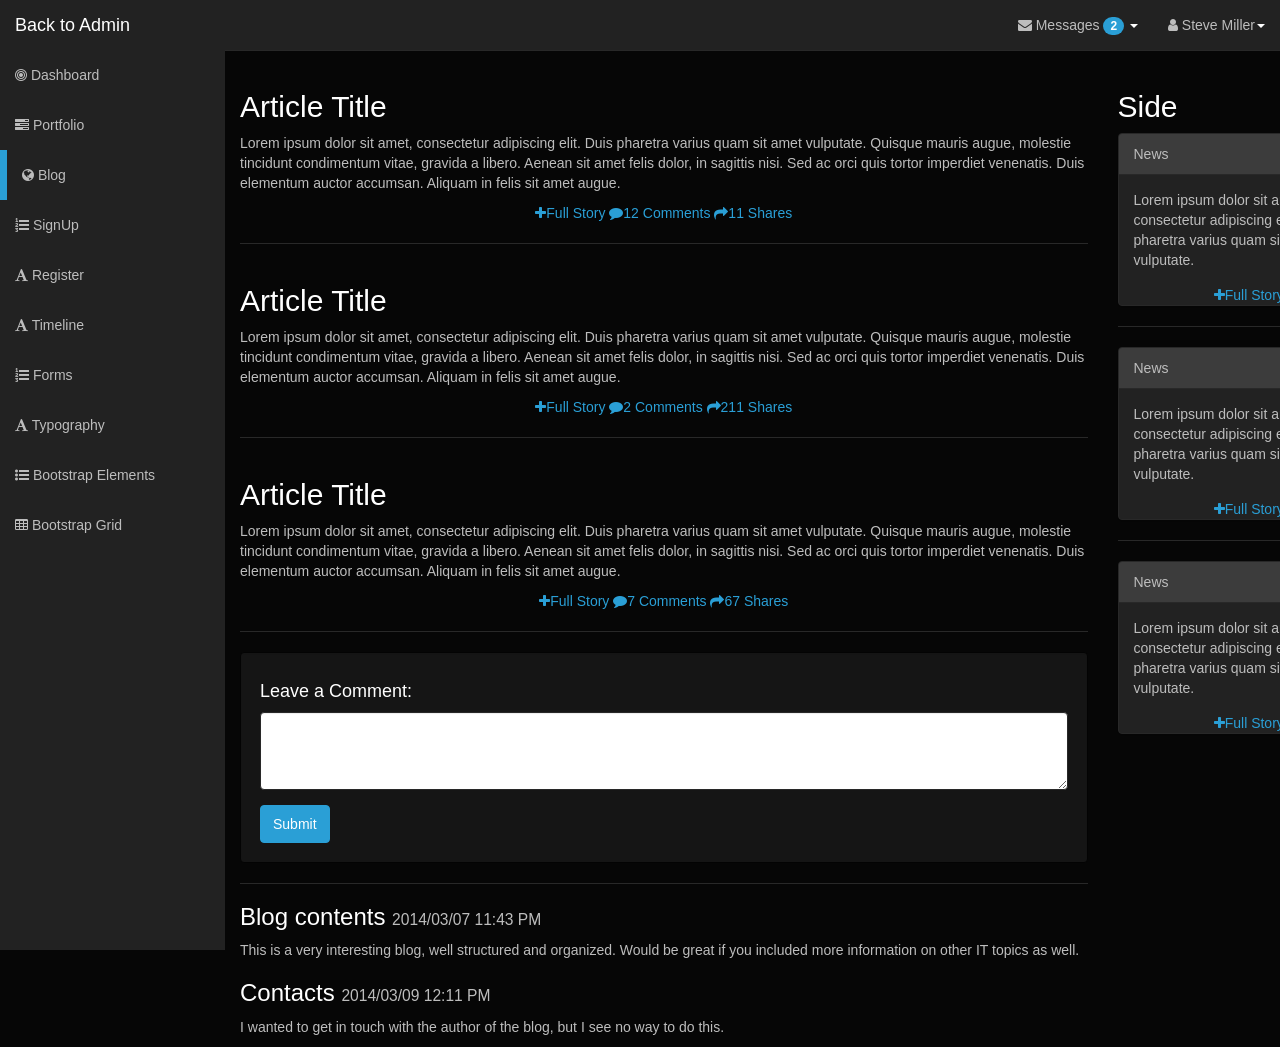
<file: backend/blog.html>
<!DOCTYPE html>
<html lang="en">
<head>
    <meta charset="utf-8">
    <meta name="viewport" content="width=device-width, initial-scale=1.0">
    <title>Blog - Dark Admin</title>

    <link rel="stylesheet" type="text/css" href="bootstrap/css/bootstrap.min.css" />
    <link rel="stylesheet" type="text/css" href="font-awesome/css/font-awesome.min.css" />
    <link rel="stylesheet" type="text/css" href="css/local.css" />

    <script type="text/javascript" src="js/jquery-1.10.2.min.js"></script>
    <script type="text/javascript" src="bootstrap/js/bootstrap.min.js"></script>   
</head>
<body>

    <div id="wrapper">
        <nav class="navbar navbar-inverse navbar-fixed-top" role="navigation">
            <div class="navbar-header">
                <button type="button" class="navbar-toggle" data-toggle="collapse" data-target=".navbar-ex1-collapse">
                    <span class="sr-only">Toggle navigation</span>
                    <span class="icon-bar"></span>
                    <span class="icon-bar"></span>
                    <span class="icon-bar"></span>
                </button>
                <a class="navbar-brand" href="index.html">Back to Admin</a>
            </div>
            <div class="collapse navbar-collapse navbar-ex1-collapse">
                <ul class="nav navbar-nav side-nav">
                    <li><a href="index.html"><i class="fa fa-bullseye"></i> Dashboard</a></li>
                    <li><a href="portfolio.html"><i class="fa fa-tasks"></i> Portfolio</a></li>
                    <li class="selected"><a href="blog.html"><i class="fa fa-globe"></i> Blog</a></li>
                    <li><a href="signup.html"><i class="fa fa-list-ol"></i> SignUp</a></li>
                    <li><a href="register.html"><i class="fa fa-font"></i> Register</a></li>
                    <li><a href="timeline.html"><i class="fa fa-font"></i> Timeline</a></li>
                    <li><a href="forms.html"><i class="fa fa-list-ol"></i> Forms</a></li>
                    <li><a href="typography.html"><i class="fa fa-font"></i> Typography</a></li>
                    <li><a href="bootstrap-elements.html"><i class="fa fa-list-ul"></i> Bootstrap Elements</a></li>
                    <li><a href="bootstrap-grid.html"><i class="fa fa-table"></i > Bootstrap Grid</a></li>            
                </ul>
                <ul class="nav navbar-nav navbar-right navbar-user">
                    <li class="dropdown messages-dropdown">
                        <a href="#" class="dropdown-toggle" data-toggle="dropdown"><i class="fa fa-envelope"></i> Messages <span class="badge">2</span> <b class="caret"></b></a>
                        <ul class="dropdown-menu">
                            <li class="dropdown-header">2 New Messages</li>
                            <li class="message-preview">
                                <a href="#">
                                    <span class="avatar"><i class="fa fa-bell"></i></span>
                                    <span class="message">Security alert</span>
                                </a>
                            </li>
                            <li class="divider"></li>
                            <li class="message-preview">
                                <a href="#">
                                    <span class="avatar"><i class="fa fa-bell"></i></span>
                                    <span class="message">Security alert</span>
                                </a>
                            </li>
                            <li class="divider"></li>
                            <li><a href="#">Go to Inbox <span class="badge">2</span></a></li>
                        </ul>
                    </li>
                    <li class="dropdown user-dropdown">
                        <a href="#" class="dropdown-toggle" data-toggle="dropdown"><i class="fa fa-user"></i> Steve Miller<b class="caret"></b></a>
                        <ul class="dropdown-menu">
                            <li><a href="#"><i class="fa fa-user"></i> Profile</a></li>
                            <li><a href="#"><i class="fa fa-gear"></i> Settings</a></li>
                            <li class="divider"></li>
                            <li><a href="#"><i class="fa fa-power-off"></i> Log Out</a></li>
                        </ul>
                    </li>
                </ul>
            </div>
        </nav>

       <div class="container">
            <div class="row">
               
                <div class="col-sm-9">
                    <div class="row">
                        <div class="col-xs-12">
                            <h2>Article Title</h2>
                            <p>
                                Lorem ipsum dolor sit amet, consectetur adipiscing elit. Duis pharetra varius quam sit amet vulputate. 
                    Quisque mauris augue, molestie tincidunt condimentum vitae, gravida a libero. Aenean sit amet felis 
                    dolor, in sagittis nisi. Sed ac orci quis tortor imperdiet venenatis. Duis elementum auctor accumsan. 
                    Aliquam in felis sit amet augue.
                            </p>
                            <div class="text-center">
                                <a href="#"><i class="fa fa-plus"></i>Full Story</a>
                                <a href="#"><i class="fa fa-comment"></i>12 Comments</a>
                                <a href="#"><i class="fa fa-share"></i>11 Shares</a>
                            </div>
                        </div>
                    </div>
                    <hr />
                    <div class="row">
                        <div class="col-xs-12">
                            <h2>Article Title</h2>
                            <p>
                                Lorem ipsum dolor sit amet, consectetur adipiscing elit. Duis pharetra varius quam sit amet vulputate. 
                    Quisque mauris augue, molestie tincidunt condimentum vitae, gravida a libero. Aenean sit amet felis 
                    dolor, in sagittis nisi. Sed ac orci quis tortor imperdiet venenatis. Duis elementum auctor accumsan. 
                    Aliquam in felis sit amet augue.
                            </p>
                            <div class="text-center">
                                <a href="#"><i class="fa fa-plus"></i>Full Story</a>
                                <a href="#"><i class="fa fa-comment"></i>2 Comments</a>
                                <a href="#"><i class="fa fa-share"></i>211 Shares</a>
                            </div>
                        </div>
                    </div>
                    <hr />
                    <div class="row">
                        <div class="col-xs-12">
                            <h2>Article Title</h2>
                            <p>
                                Lorem ipsum dolor sit amet, consectetur adipiscing elit. Duis pharetra varius quam sit amet vulputate. 
                    Quisque mauris augue, molestie tincidunt condimentum vitae, gravida a libero. Aenean sit amet felis 
                    dolor, in sagittis nisi. Sed ac orci quis tortor imperdiet venenatis. Duis elementum auctor accumsan. 
                    Aliquam in felis sit amet augue.
                            </p>
                            <div class="text-center">
                                <a href="#"><i class="fa fa-plus"></i>Full Story</a>
                                <a href="#"><i class="fa fa-comment"></i>7 Comments</a>
                                <a href="#"><i class="fa fa-share"></i>67 Shares</a>
                            </div>
                        </div>
                    </div>
                    <hr />

                    <!-- the comment box -->
                    <div class="well">
                        <h4>Leave a Comment:</h4>
                        <form role="form">
                            <div class="form-group">
                                <textarea class="form-control" rows="3"></textarea>
                            </div>
                            <button type="submit" class="btn btn-primary">Submit</button>
                        </form>
                    </div>

                    <hr>

                    <!-- the comments -->
                    <h3>Blog contents
                    <small>2014/03/07 11:43 PM</small>
                    </h3>
                    <p>This is a very interesting blog, well structured and organized. Would be great if you included more information on other IT topics as well.</p>

                    <h3>Contacts
                    <small>2014/03/09 12:11 PM</small>
                    </h3>
                    <p>I wanted to get in touch with the author of the blog, but I see no way to do this.</p>

                </div>
                 <div class="col-sm-3">
                    <div class="row">
                        <div class="col-xs-12">
                            <h2>Side</h2>
                            <div class="panel panel-default">
                                <div class="panel-heading">News</div>
                                <div class="panel-body">
                                    Lorem ipsum dolor sit amet, consectetur adipiscing elit. Duis pharetra varius quam sit amet vulputate. 
                                </div>
                                <div class="text-center">
                                    <a href="#"><i class="fa fa-plus"></i>Full Story</a>
                                </div>
                            </div>
                            <hr />
                            <div class="panel panel-default">
                                <div class="panel-heading">News</div>
                                <div class="panel-body">
                                    Lorem ipsum dolor sit amet, consectetur adipiscing elit. Duis pharetra varius quam sit amet vulputate.
                                </div>
                                <div class="text-center">
                                    <a href="#"><i class="fa fa-plus"></i>Full Story</a>
                                </div>
                            </div>
                            <hr />
                            <div class="panel panel-default">
                                <div class="panel-heading">News</div>
                                <div class="panel-body">
                                    Lorem ipsum dolor sit amet, consectetur adipiscing elit. Duis pharetra varius quam sit amet vulputate. 
                                </div>
                                <div class="text-center">
                                    <a href="#"><i class="fa fa-plus"></i>Full Story</a>
                                </div>
                            </div>
                        </div>
                    </div>
                </div>
            </div>
        </div>
    </div>

</body>
</html>
</file>
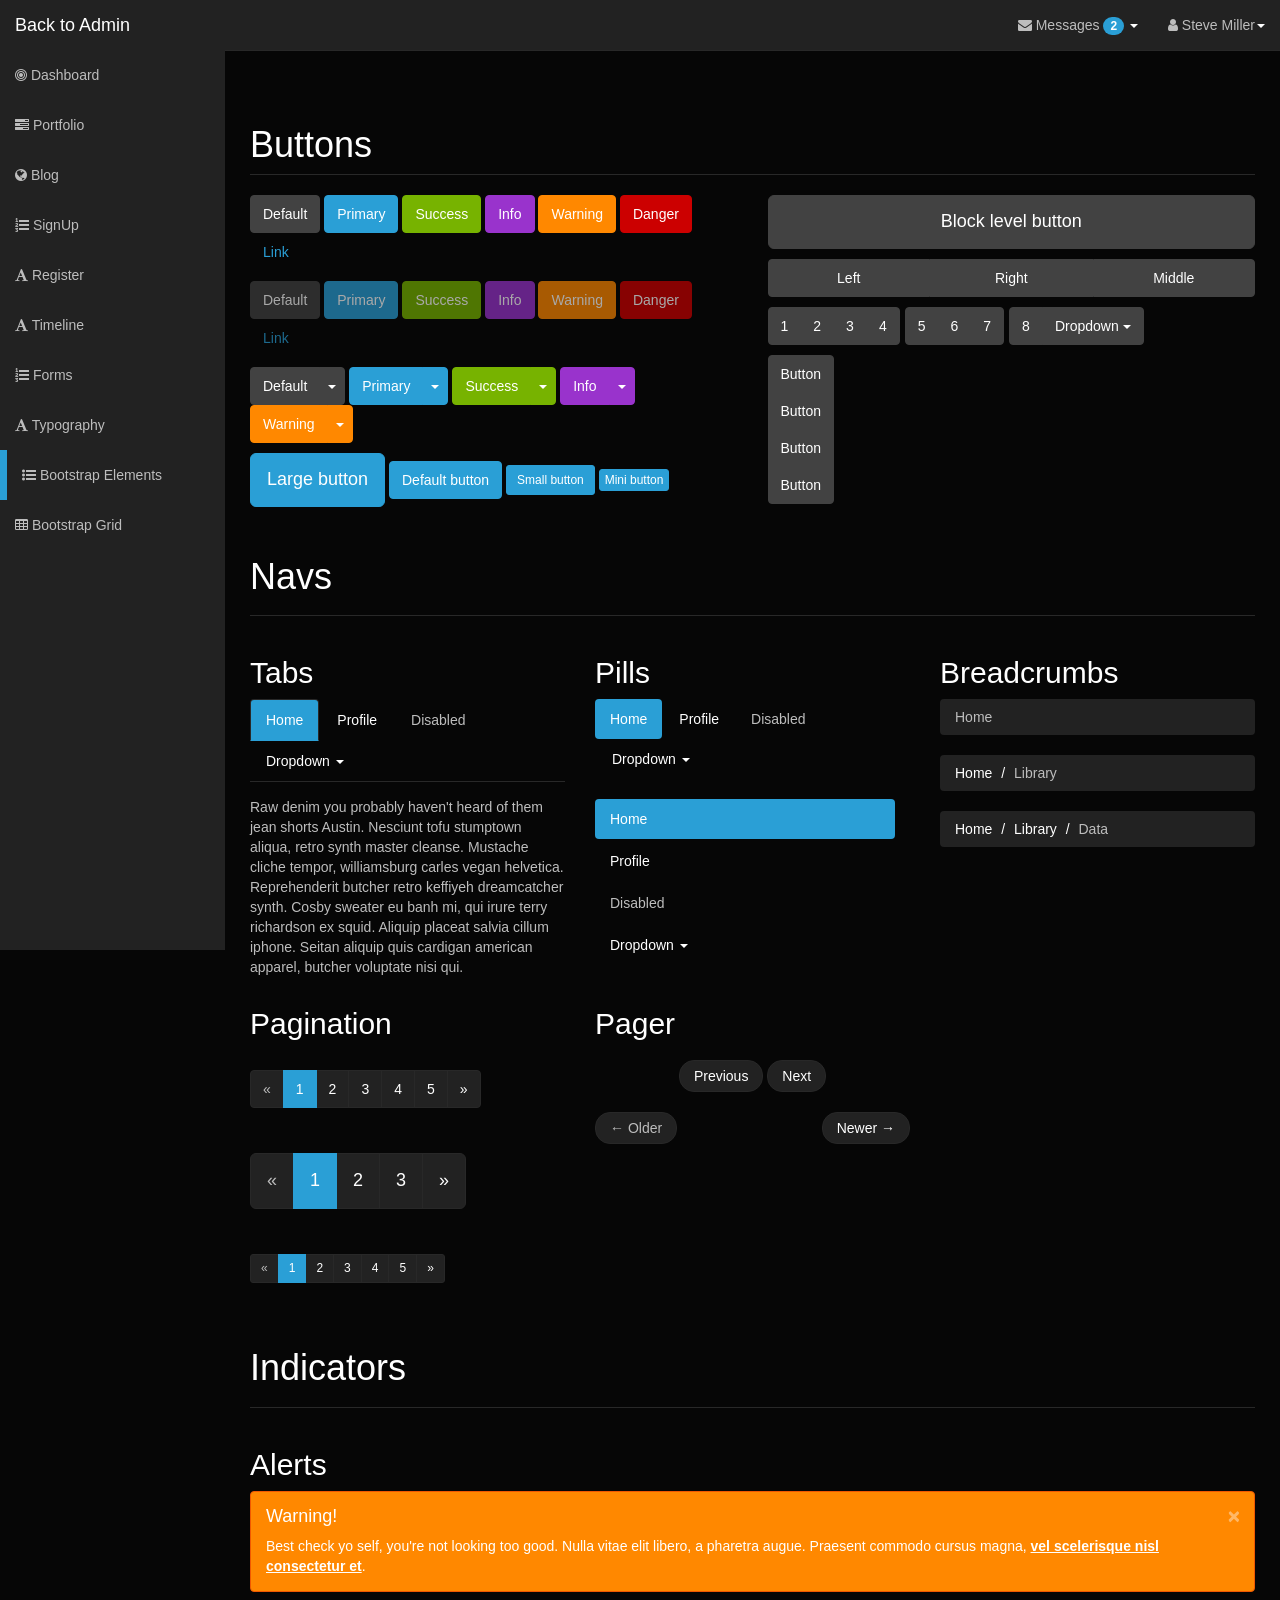
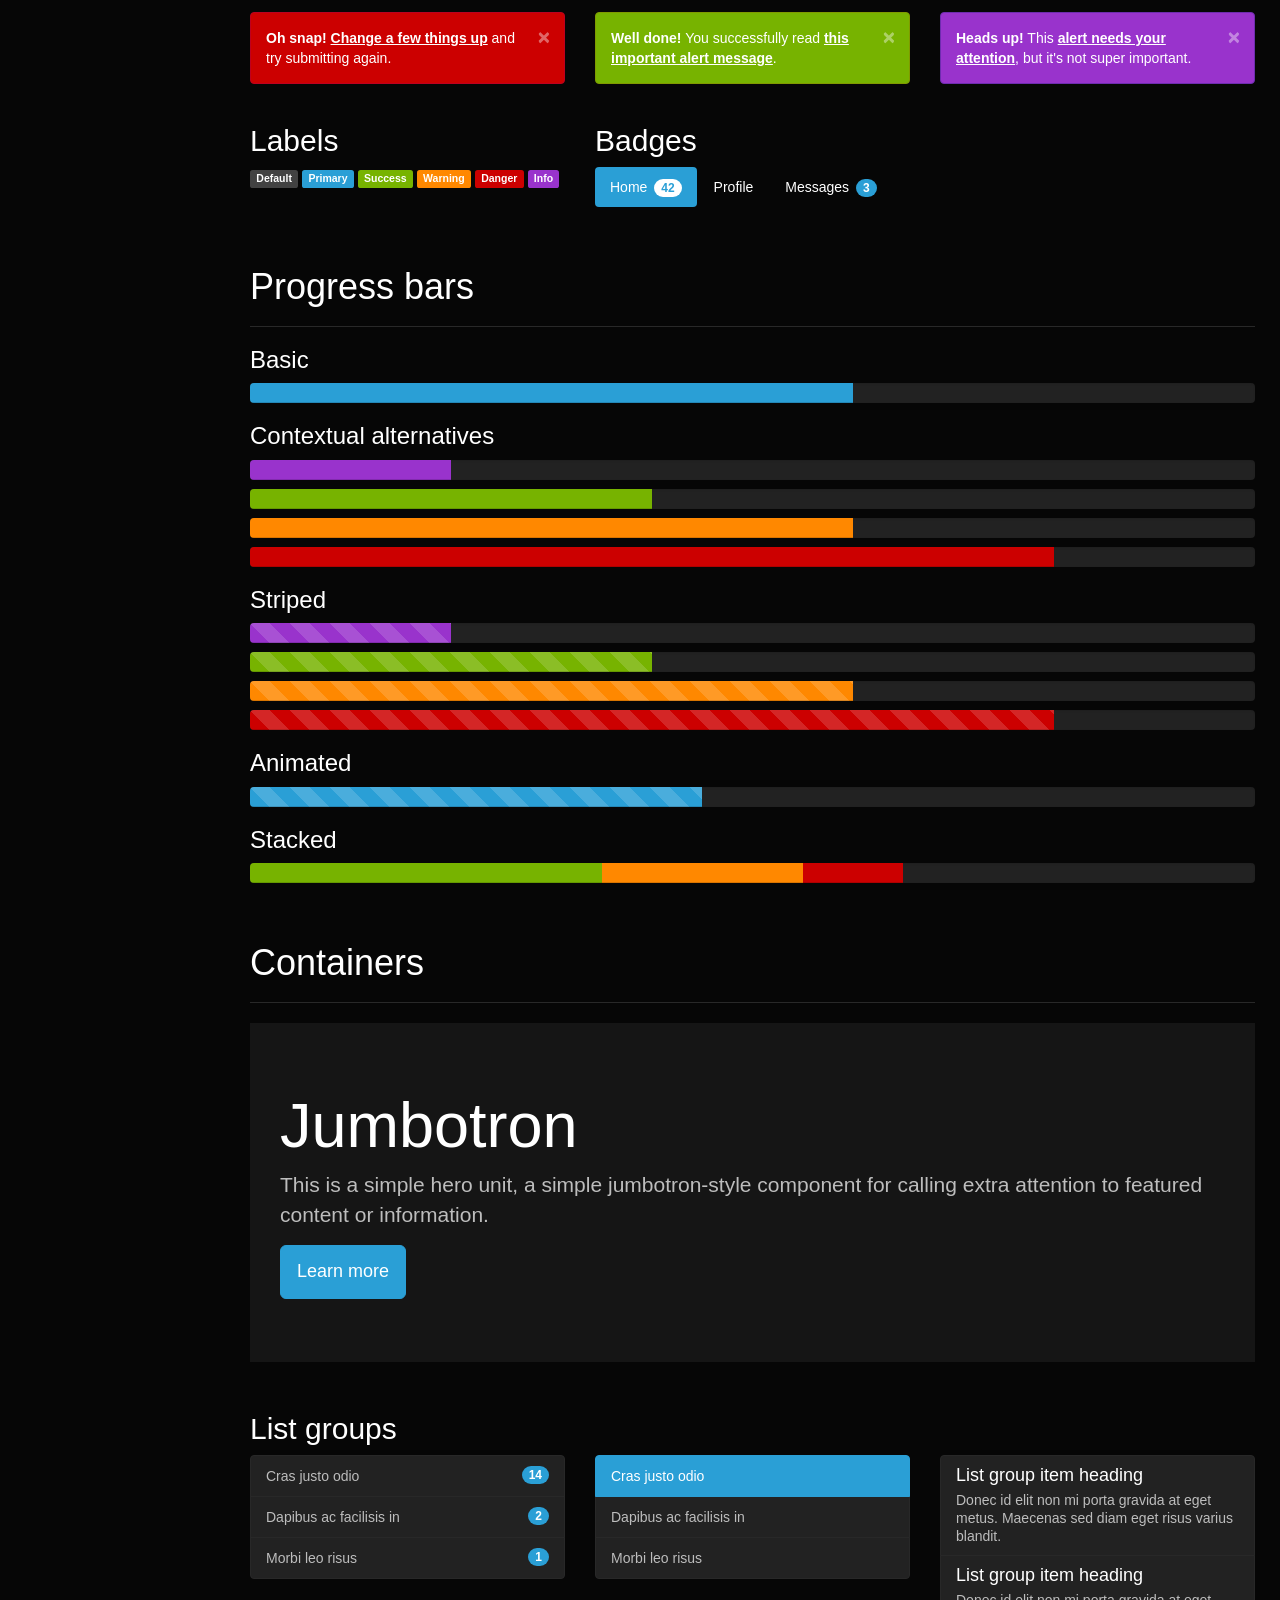
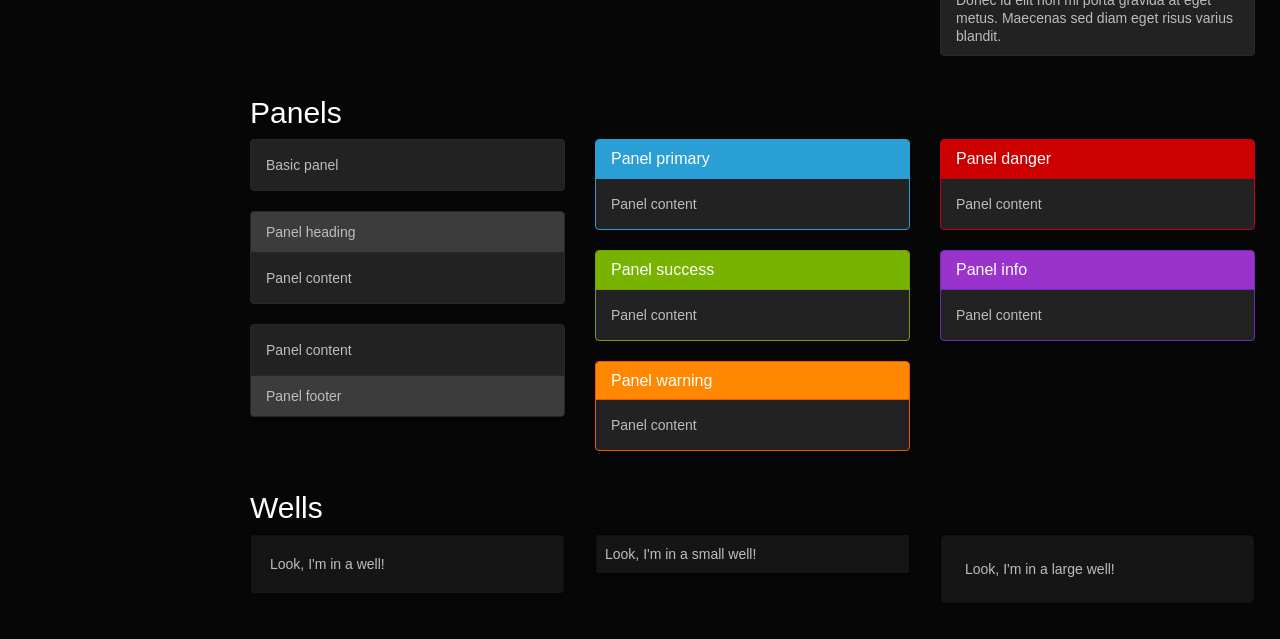
<file: backend/bootstrap-elements.html>
<!DOCTYPE html>
<html lang="en">
<head>
    <meta charset="utf-8">
    <meta name="viewport" content="width=device-width, initial-scale=1.0">
    <title>Bootstrap Elements - Dark Admin</title>

    <link rel="stylesheet" type="text/css" href="bootstrap/css/bootstrap.min.css" />
    <link rel="stylesheet" type="text/css" href="font-awesome/css/font-awesome.min.css" />
    <link rel="stylesheet" type="text/css" href="css/local.css" />

    <script type="text/javascript" src="js/jquery-1.10.2.min.js"></script>
    <script type="text/javascript" src="bootstrap/js/bootstrap.min.js"></script>       
</head>
<body>

    <div id="wrapper">
        <nav class="navbar navbar-inverse navbar-fixed-top" role="navigation">
            <div class="navbar-header">
                <button type="button" class="navbar-toggle" data-toggle="collapse" data-target=".navbar-ex1-collapse">
                    <span class="sr-only">Toggle navigation</span>
                    <span class="icon-bar"></span>
                    <span class="icon-bar"></span>
                    <span class="icon-bar"></span>
                </button>
                <a class="navbar-brand" href="index.html">Back to Admin</a>
            </div>
            <div class="collapse navbar-collapse navbar-ex1-collapse">
                <ul class="nav navbar-nav side-nav">
                    <li><a href="index.html"><i class="fa fa-bullseye"></i> Dashboard</a></li>
                    <li><a href="portfolio.html"><i class="fa fa-tasks"></i> Portfolio</a></li>
                    <li><a href="blog.html"><i class="fa fa-globe"></i> Blog</a></li>
                    <li><a href="signup.html"><i class="fa fa-list-ol"></i> SignUp</a></li>
                    <li><a href="register.html"><i class="fa fa-font"></i> Register</a></li>
                    <li><a href="timeline.html"><i class="fa fa-font"></i> Timeline</a></li>
                    <li><a href="forms.html"><i class="fa fa-list-ol"></i> Forms</a></li>
                    <li><a href="typography.html"><i class="fa fa-font"></i> Typography</a></li>
                    <li class="selected"><a href="bootstrap-elements.html"><i class="fa fa-list-ul"></i> Bootstrap Elements</a></li>
                    <li><a href="bootstrap-grid.html"><i class="fa fa-table"></i > Bootstrap Grid</a></li>            
                </ul>
                <ul class="nav navbar-nav navbar-right navbar-user">
                    <li class="dropdown messages-dropdown">
                        <a href="#" class="dropdown-toggle" data-toggle="dropdown"><i class="fa fa-envelope"></i> Messages <span class="badge">2</span> <b class="caret"></b></a>
                        <ul class="dropdown-menu">
                            <li class="dropdown-header">2 New Messages</li>
                            <li class="message-preview">
                                <a href="#">
                                    <span class="avatar"><i class="fa fa-bell"></i></span>
                                    <span class="message">Security alert</span>
                                </a>
                            </li>
                            <li class="divider"></li>
                            <li class="message-preview">
                                <a href="#">
                                    <span class="avatar"><i class="fa fa-bell"></i></span>
                                    <span class="message">Security alert</span>
                                </a>
                            </li>
                            <li class="divider"></li>
                            <li><a href="#">Go to Inbox <span class="badge">2</span></a></li>
                        </ul>
                    </li>
                    <li class="dropdown user-dropdown">
                        <a href="#" class="dropdown-toggle" data-toggle="dropdown"><i class="fa fa-user"></i> Steve Miller<b class="caret"></b></a>
                        <ul class="dropdown-menu">
                            <li><a href="#"><i class="fa fa-user"></i> Profile</a></li>
                            <li><a href="#"><i class="fa fa-gear"></i> Settings</a></li>
                            <li class="divider"></li>
                            <li><a href="#"><i class="fa fa-power-off"></i> Log Out</a></li>
                        </ul>
                    </li>
                </ul>
            </div>
        </nav>

        <div id="page-wrapper">
                 
        <div class="row">
          <div class="col-lg-12">
            <h1 id="buttons" class="page-header">Buttons</h1>
          </div>
        </div>

        <div class="row">
          <div class="col-lg-6">

              <p>
                <button type="button" class="btn btn-default">Default</button>
                <button type="button" class="btn btn-primary">Primary</button>
                <button type="button" class="btn btn-success">Success</button>
                <button type="button" class="btn btn-info">Info</button>
                <button type="button" class="btn btn-warning">Warning</button>
                <button type="button" class="btn btn-danger">Danger</button>
                <button type="button" class="btn btn-link">Link</button>
              </p>

              <p>
                <button type="button" class="btn btn-default disabled">Default</button>
                <button type="button" class="btn btn-primary disabled">Primary</button>
                <button type="button" class="btn btn-success disabled">Success</button>
                <button type="button" class="btn btn-info disabled">Info</button>
                <button type="button" class="btn btn-warning disabled">Warning</button>
                <button type="button" class="btn btn-danger disabled">Danger</button>
                <button type="button" class="btn btn-link disabled">Link</button>
              </p>
              
              <p>
                <div class="btn-group">
                  <button type="button" class="btn btn-default">Default</button>
                  <button type="button" class="btn btn-default dropdown-toggle" data-toggle="dropdown"><span class="caret"></span></button>
                  <ul class="dropdown-menu">
                    <li><a href="#">Action</a></li>
                    <li><a href="#">Another action</a></li>
                    <li><a href="#">Something else here</a></li>
                    <li class="divider"></li>
                    <li><a href="#">Separated link</a></li>
                  </ul>
                </div><!-- /btn-group -->
                <div class="btn-group">
                  <button type="button" class="btn btn-primary">Primary</button>
                  <button type="button" class="btn btn-primary dropdown-toggle" data-toggle="dropdown"><span class="caret"></span></button>
                  <ul class="dropdown-menu">
                    <li><a href="#">Action</a></li>
                    <li><a href="#">Another action</a></li>
                    <li><a href="#">Something else here</a></li>
                    <li class="divider"></li>
                    <li><a href="#">Separated link</a></li>
                  </ul>
                </div><!-- /btn-group -->
                <div class="btn-group">
                  <button type="button" class="btn btn-success">Success</button>
                  <button type="button" class="btn btn-success dropdown-toggle" data-toggle="dropdown"><span class="caret"></span></button>
                  <ul class="dropdown-menu">
                    <li><a href="#">Action</a></li>
                    <li><a href="#">Another action</a></li>
                    <li><a href="#">Something else here</a></li>
                    <li class="divider"></li>
                    <li><a href="#">Separated link</a></li>
                  </ul>
                </div><!-- /btn-group -->
                <div class="btn-group">
                  <button type="button" class="btn btn-info">Info</button>
                  <button type="button" class="btn btn-info dropdown-toggle" data-toggle="dropdown"><span class="caret"></span></button>
                  <ul class="dropdown-menu">
                    <li><a href="#">Action</a></li>
                    <li><a href="#">Another action</a></li>
                    <li><a href="#">Something else here</a></li>
                    <li class="divider"></li>
                    <li><a href="#">Separated link</a></li>
                  </ul>
                </div><!-- /btn-group -->
                <div class="btn-group">
                  <button type="button" class="btn btn-warning">Warning</button>
                  <button type="button" class="btn btn-warning dropdown-toggle" data-toggle="dropdown"><span class="caret"></span></button>
                  <ul class="dropdown-menu">
                    <li><a href="#">Action</a></li>
                    <li><a href="#">Another action</a></li>
                    <li><a href="#">Something else here</a></li>
                    <li class="divider"></li>
                    <li><a href="#">Separated link</a></li>
                  </ul>
                </div><!-- /btn-group -->
              </p>

              <p>
                <button type="button" class="btn btn-primary btn-lg">Large button</button>
                <button type="button" class="btn btn-primary">Default button</button>
                <button type="button" class="btn btn-primary btn-sm">Small button</button>
                <button type="button" class="btn btn-primary btn-xs">Mini button</button>
              </p>
            
          </div>

          <div class="col-lg-6">
          
            <p>
              <button type="button" class="btn btn-default btn-lg btn-block">Block level button</button>
            </p>

            <p>
              <div class="btn-group btn-group-justified">
                <a href="#" class="btn btn-default">Left</a>
                <a href="#" class="btn btn-default">Right</a>
                <a href="#" class="btn btn-default">Middle</a>
              </div>
            </p>

            <p>
              <div class="btn-toolbar">
                <div class="btn-group">
                  <button type="button" class="btn btn-default">1</button>
                  <button type="button" class="btn btn-default">2</button>
                  <button type="button" class="btn btn-default">3</button>
                  <button type="button" class="btn btn-default">4</button>
                </div>
                <div class="btn-group">
                  <button type="button" class="btn btn-default">5</button>
                  <button type="button" class="btn btn-default">6</button>
                  <button type="button" class="btn btn-default">7</button>
                </div>
                <div class="btn-group">
                  <button type="button" class="btn btn-default">8</button>

                  <div class="btn-group">
                    <button type="button" class="btn btn-default dropdown-toggle" data-toggle="dropdown">
                      Dropdown
                      <span class="caret"></span>
                    </button>
                    <ul class="dropdown-menu">
                      <li><a href="#">Dropdown link</a></li>
                      <li><a href="#">Dropdown link</a></li>
                      <li><a href="#">Dropdown link</a></li>
                     </ul>
                  </div>
                </div>
              </div>
            </p>

            <p>
              <div class="btn-group-vertical">
                  <button type="button" class="btn btn-default">Button</button>
                  <button type="button" class="btn btn-default">Button</button>
                  <button type="button" class="btn btn-default">Button</button>
                  <button type="button" class="btn btn-default">Button</button>
              </div>
            </p>

          </div>
        </div><!-- /.row -->

        <div class="row">
          <div class="col-lg-12">
            <div class="page-header">
              <h1 id="navs">Navs</h1>
            </div>
          </div>
        </div><!-- /.row -->

        <div class="row">
          <div class="col-lg-4">
            <h2 id="nav-tabs">Tabs</h2>
            <div class="bs-example">
              <ul class="nav nav-tabs" style="margin-bottom: 15px;">
                <li class="active"><a href="#home" data-toggle="tab">Home</a></li>
                <li><a href="#profile" data-toggle="tab">Profile</a></li>
                <li class="disabled"><a>Disabled</a></li>
                <li class="dropdown">
                  <a class="dropdown-toggle" data-toggle="dropdown" href="#">
                    Dropdown <span class="caret"></span>
                  </a>
                  <ul class="dropdown-menu">
                    <li><a href="#dropdown1" data-toggle="tab">Action</a></li>
                    <li class="divider"></li>
                    <li><a href="#dropdown2" data-toggle="tab">Another action</a></li>
                  </ul>
                </li>
              </ul>
              <div id="myTabContent" class="tab-content">
                <div class="tab-pane fade active in" id="home">
                  <p>Raw denim you probably haven't heard of them jean shorts Austin. Nesciunt tofu stumptown aliqua, retro synth master cleanse. Mustache cliche tempor, williamsburg carles vegan helvetica. Reprehenderit butcher retro keffiyeh dreamcatcher synth. Cosby sweater eu banh mi, qui irure terry richardson ex squid. Aliquip placeat salvia cillum iphone. Seitan aliquip quis cardigan american apparel, butcher voluptate nisi qui.</p>
                </div>
                <div class="tab-pane fade" id="profile">
                  <p>Food truck fixie locavore, accusamus mcsweeney's marfa nulla single-origin coffee squid. Exercitation +1 labore velit, blog sartorial PBR leggings next level wes anderson artisan four loko farm-to-table craft beer twee. Qui photo booth letterpress, commodo enim craft beer mlkshk aliquip jean shorts ullamco ad vinyl cillum PBR. Homo nostrud organic, assumenda labore aesthetic magna delectus mollit.</p>
                </div>
                <div class="tab-pane fade" id="dropdown1">
                  <p>Etsy mixtape wayfarers, ethical wes anderson tofu before they sold out mcsweeney's organic lomo retro fanny pack lo-fi farm-to-table readymade. Messenger bag gentrify pitchfork tattooed craft beer, iphone skateboard locavore carles etsy salvia banksy hoodie helvetica. DIY synth PBR banksy irony. Leggings gentrify squid 8-bit cred pitchfork.</p>
                </div>
                <div class="tab-pane fade" id="dropdown2">
                  <p>Trust fund seitan letterpress, keytar raw denim keffiyeh etsy art party before they sold out master cleanse gluten-free squid scenester freegan cosby sweater. Fanny pack portland seitan DIY, art party locavore wolf cliche high life echo park Austin. Cred vinyl keffiyeh DIY salvia PBR, banh mi before they sold out farm-to-table VHS viral locavore cosby sweater.</p>
                </div>
              </div>
            </div>
          </div>
          <div class="col-lg-4">
            <h2 id="nav-pills">Pills</h2>
            <div class="bs-example">
              <ul class="nav nav-pills">
                <li class="active"><a href="#">Home</a></li>
                <li><a href="#">Profile</a></li>
                <li class="disabled"><a href="#">Disabled</a></li>
                <li class="dropdown">
                  <a class="dropdown-toggle" data-toggle="dropdown" href="#">
                    Dropdown <span class="caret"></span>
                  </a>
                  <ul class="dropdown-menu">
                    <li><a href="#">Action</a></li>
                    <li><a href="#">Another action</a></li>
                    <li><a href="#">Something else here</a></li>
                    <li class="divider"></li>
                    <li><a href="#">Separated link</a></li>
                  </ul>
                </li>
              </ul>
            </div>
            <br>
            <div class="bs-example">
              <ul class="nav nav-pills nav-stacked" style="max-width: 300px;">
                <li class="active"><a href="#">Home</a></li>
                <li><a href="#">Profile</a></li>
                <li class="disabled"><a href="#">Disabled</a></li>
                <li class="dropdown">
                  <a class="dropdown-toggle" data-toggle="dropdown" href="#">
                    Dropdown <span class="caret"></span>
                  </a>
                  <ul class="dropdown-menu">
                    <li><a href="#">Action</a></li>
                    <li><a href="#">Another action</a></li>
                    <li><a href="#">Something else here</a></li>
                    <li class="divider"></li>
                    <li><a href="#">Separated link</a></li>
                  </ul>
                </li>
              </ul>
            </div>
          </div>
          <div class="col-lg-4">
            <h2 id="nav-breadcrumbs">Breadcrumbs</h2>
            <div class="bs-example">
              <ul class="breadcrumb">
                <li class="active">Home</li>
              </ul>
              <ul class="breadcrumb">
                <li><a href="#">Home</a></li>
                <li class="active">Library</li>
              </ul>
              <ul class="breadcrumb" style="margin-bottom: 5px;">
                <li><a href="#">Home</a></li>
                <li><a href="#">Library</a></li>
                <li class="active">Data</li>
              </ul>
            </div>
            
          </div>
        </div><!-- /.row -->

        <div class="row">
          <div class="col-lg-4">
            <h2 id="pagination">Pagination</h2>
            <div class="bs-example">
              <ul class="pagination">
                <li class="disabled"><a href="#">&laquo;</a></li>
                <li class="active"><a href="#">1</a></li>
                <li><a href="#">2</a></li>
                <li><a href="#">3</a></li>
                <li><a href="#">4</a></li>
                <li><a href="#">5</a></li>
                <li><a href="#">&raquo;</a></li>
              </ul>
              <ul class="pagination pagination-lg">
                <li class="disabled"><a href="#">&laquo;</a></li>
                <li class="active"><a href="#">1</a></li>
                <li><a href="#">2</a></li>
                <li><a href="#">3</a></li>
                <li><a href="#">&raquo;</a></li>
              </ul>
              <ul class="pagination pagination-sm">
                <li class="disabled"><a href="#">&laquo;</a></li>
                <li class="active"><a href="#">1</a></li>
                <li><a href="#">2</a></li>
                <li><a href="#">3</a></li>
                <li><a href="#">4</a></li>
                <li><a href="#">5</a></li>
                <li><a href="#">&raquo;</a></li>
              </ul>
            </div>
          </div>
          <div class="col-lg-4">
            <h2 id="pager">Pager</h2>
            <div class="bs-example">
              <ul class="pager">
                <li><a href="#">Previous</a></li>
                <li><a href="#">Next</a></li>
              </ul>
            </div>
            <div class="bs-example">
              <ul class="pager">
                <li class="previous disabled"><a href="#">&larr; Older</a></li>
                <li class="next"><a href="#">Newer &rarr;</a></li>
              </ul>
            </div>
          </div>
        </div><!-- /.row -->

        <div class="row">
          <div class="col-lg-12">
            <div class="page-header">
              <h1 id="indicators">Indicators</h1>
            </div>
          </div>
        </div><!-- /.row -->

        <div class="row">
          <div class="col-lg-12">
            <h2>Alerts</h2>
            <div class="bs-example">
              <div class="alert alert-dismissable alert-warning">
                <button type="button" class="close" data-dismiss="alert">&times;</button>
                <h4>Warning!</h4>
                <p>Best check yo self, you're not looking too good. Nulla vitae elit libero, a pharetra augue. Praesent commodo cursus magna, <a href="#" class="alert-link">vel scelerisque nisl consectetur et</a>.</p>
              </div>
            </div>
          </div>
        </div><!-- /.row -->

        <div class="row">
          <div class="col-lg-4">
            <div class="alert alert-dismissable alert-danger">
              <button type="button" class="close" data-dismiss="alert">&times;</button>
              <strong>Oh snap!</strong> <a href="#" class="alert-link">Change a few things up</a> and try submitting again.
            </div>
          </div>
          <div class="col-lg-4">
            <div class="alert alert-dismissable alert-success">
              <button type="button" class="close" data-dismiss="alert">&times;</button>
              <strong>Well done!</strong> You successfully read <a href="#" class="alert-link">this important alert message</a>.
            </div>
          </div>
          <div class="col-lg-4">
            <div class="alert alert-dismissable alert-info">
              <button type="button" class="close" data-dismiss="alert">&times;</button>
              <strong>Heads up!</strong> This <a href="#" class="alert-link">alert needs your attention</a>, but it's not super important.
            </div>
          </div>
        </div><!-- /.row -->

        <div class="row">
          <div class="col-lg-4">
            <h2>Labels</h2>
            <div class="bs-example" style="margin-bottom: 40px;">
              <span class="label label-default">Default</span>
              <span class="label label-primary">Primary</span>
              <span class="label label-success">Success</span>
              <span class="label label-warning">Warning</span>
              <span class="label label-danger">Danger</span>
              <span class="label label-info">Info</span>
            </div>
          </div>
          <div class="col-lg-4">
            <h2>Badges</h2>
            <div class="bs-example">
              <ul class="nav nav-pills">
                <li class="active"><a href="#">Home <span class="badge">42</span></a></li>
                <li><a href="#">Profile <span class="badge"></span></a></li>
                <li><a href="#">Messages <span class="badge">3</span></a></li>
              </ul>
            </div>
          </div>
        </div><!-- /.row -->

        <div class="row">
          <div class="col-lg-12">
            <div class="page-header">
              <h1 id="progress">Progress bars</h1>
            </div>
            
            <h3 id="progress-basic">Basic</h3>
            <div class="bs-example">
              <div class="progress">
                <div class="progress-bar" style="width: 60%;"></div>
              </div>
            </div>

            <h3 id="progress-alternatives">Contextual alternatives</h3>
            <div class="bs-example">
              <div class="progress" style="margin-bottom: 9px;">
                <div class="progress-bar progress-bar-info" style="width: 20%"></div>
              </div>
              <div class="progress" style="margin-bottom: 9px;">
                <div class="progress-bar progress-bar-success" style="width: 40%"></div>
              </div>
              <div class="progress" style="margin-bottom: 9px;">
                <div class="progress-bar progress-bar-warning" style="width: 60%"></div>
              </div>
              <div class="progress">
                <div class="progress-bar progress-bar-danger" style="width: 80%"></div>
              </div>
            </div>

            <h3 id="progress-striped">Striped</h3>
            <div class="bs-example">
              <div class="progress progress-striped" style="margin-bottom: 9px;">
                <div class="progress-bar progress-bar-info" style="width: 20%"></div>
              </div>
              <div class="progress progress-striped" style="margin-bottom: 9px;">
                <div class="progress-bar progress-bar-success" style="width: 40%"></div>
              </div>
              <div class="progress progress-striped" style="margin-bottom: 9px;">
                <div class="progress-bar progress-bar-warning" style="width: 60%"></div>
              </div>
              <div class="progress progress-striped">
                <div class="progress-bar progress-bar-danger" style="width: 80%"></div>
              </div>
            </div>

            <h3 id="progress-animated">Animated</h3>
            <div class="bs-example">
              <div class="progress progress-striped active">
                <div class="progress-bar" style="width: 45%"></div>
              </div>
            </div>

            <h3 id="progress-stacked">Stacked</h3>
            <div class="bs-example">
              <div class="progress">
                <div class="progress-bar progress-bar-success" style="width: 35%"></div>
                <div class="progress-bar progress-bar-warning" style="width: 20%"></div>
                <div class="progress-bar progress-bar-danger" style="width: 10%"></div>
              </div>
            </div>
          </div>
        </div><!-- /.row -->

        <div class="row">
          <div class="col-lg-12">
            <div class="page-header">
              <h1 id="container">Containers</h1>
            </div>
            <div class="bs-example">
              <div class="jumbotron">
                <h1>Jumbotron</h1>
                <p>This is a simple hero unit, a simple jumbotron-style component for calling extra attention to featured content or information.</p>
                <p><a class="btn btn-primary btn-lg">Learn more</a></p>
              </div>
            </div>
          </div>
        </div><!-- /.row -->

        <div class="row">
          <div class="col-lg-12">
            <h2>List groups</h2>
          </div>
        </div><!-- /.row -->

        <div class="row">
          <div class="col-lg-4">
            <div class="bs-example">
              <ul class="list-group">
                <li class="list-group-item">
                  <span class="badge">14</span>
                  Cras justo odio
                </li>
                <li class="list-group-item">
                  <span class="badge">2</span>
                  Dapibus ac facilisis in
                </li>
                <li class="list-group-item">
                  <span class="badge">1</span>
                  Morbi leo risus
                </li>
              </ul>
            </div>
          </div>
          <div class="col-lg-4">
            <div class="bs-example">
              <div class="list-group">
                <a href="#" class="list-group-item active">
                  Cras justo odio
                </a>
                <a href="#" class="list-group-item">Dapibus ac facilisis in
                </a>
                <a href="#" class="list-group-item">Morbi leo risus
                </a>
              </div>
            </div>
          </div>
          <div class="col-lg-4">
            <div class="bs-example">
              <div class="list-group">
                <a href="#" class="list-group-item">
                  <h4 class="list-group-item-heading">List group item heading</h4>
                  <p class="list-group-item-text">Donec id elit non mi porta gravida at eget metus. Maecenas sed diam eget risus varius blandit.</p>
                </a>
                <a href="#" class="list-group-item">
                  <h4 class="list-group-item-heading">List group item heading</h4>
                  <p class="list-group-item-text">Donec id elit non mi porta gravida at eget metus. Maecenas sed diam eget risus varius blandit.</p>
                </a>
              </div>
            </div>
          </div>
        </div><!-- /.row -->

        <div class="row">
          <div class="col-lg-12">
            <h2>Panels</h2>
          </div>
        </div><!-- /.row -->

        <div class="row">
          <div class="col-lg-4">        
            <div class="panel panel-default">
              <div class="panel-body">
                Basic panel
              </div>
            </div>
            <div class="panel panel-default">
              <div class="panel-heading">Panel heading</div>
              <div class="panel-body">
                Panel content
              </div>
            </div>
            <div class="panel panel-default">
              <div class="panel-body">
                Panel content
              </div>
              <div class="panel-footer">Panel footer</div>
            </div>
          </div>
          <div class="col-lg-4">
            <div class="panel panel-primary">
              <div class="panel-heading">
                <h3 class="panel-title">Panel primary</h3>
              </div>
              <div class="panel-body">
                Panel content
              </div>
            </div>
            <div class="panel panel-success">
              <div class="panel-heading">
                <h3 class="panel-title">Panel success</h3>
              </div>
              <div class="panel-body">
                Panel content
              </div>
            </div>
            <div class="panel panel-warning">
              <div class="panel-heading">
                <h3 class="panel-title">Panel warning</h3>
              </div>
              <div class="panel-body">
                Panel content
              </div>
            </div>
          </div>
          <div class="col-lg-4">
            <div class="panel panel-danger">
              <div class="panel-heading">
                <h3 class="panel-title">Panel danger</h3>
              </div>
              <div class="panel-body">
                Panel content
              </div>
            </div>
            <div class="panel panel-info">
              <div class="panel-heading">
                <h3 class="panel-title">Panel info</h3>
              </div>
              <div class="panel-body">
                Panel content
              </div>
            </div>
          </div>
        </div><!-- /.row -->

        <div class="row">
          <div class="col-lg-12">
            <h2>Wells</h2>
          </div>
        </div><!-- /.row -->

        <div class="row">
          <div class="col-lg-4">
            <div class="well">
              Look, I'm in a well!
            </div>
          </div>
          <div class="col-lg-4">
            <div class="well well-sm">
              Look, I'm in a small well!
            </div>
          </div>
          <div class="col-lg-4">
            <div class="well well-lg">
              Look, I'm in a large well!
            </div>
          </div>
        </div>

      </div>
    </div>

</body>
</html>
</file>
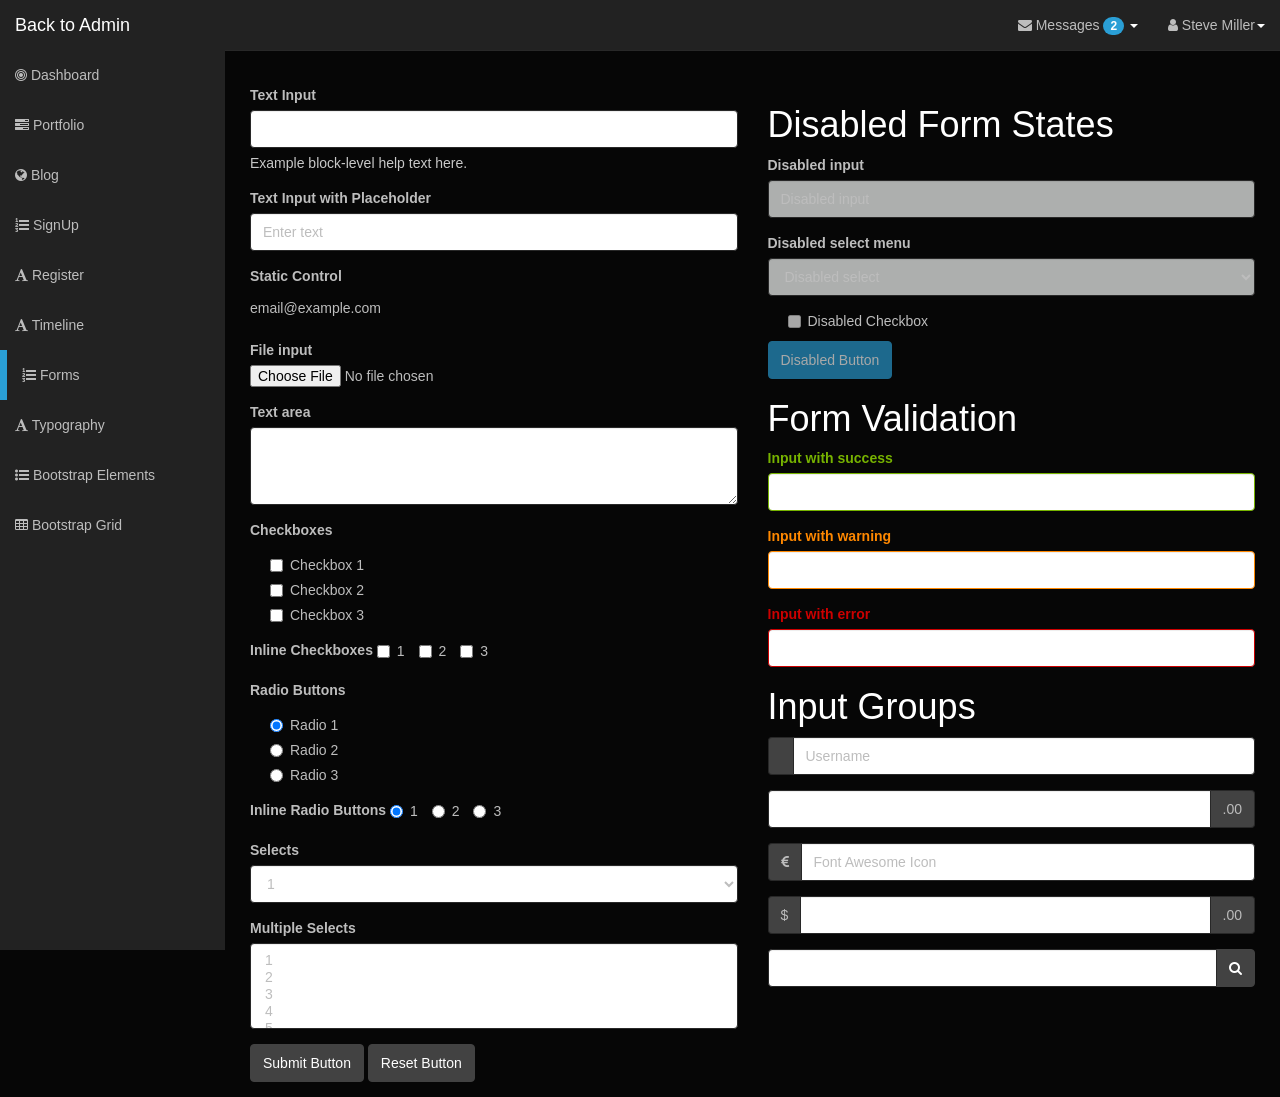
<file: backend/forms.html>
<!DOCTYPE html>
<html lang="en">
<head>
    <meta charset="utf-8">
    <meta name="viewport" content="width=device-width, initial-scale=1.0">
    <title>Forms - Dark Admin</title>

    <link rel="stylesheet" type="text/css" href="bootstrap/css/bootstrap.min.css" />
    <link rel="stylesheet" type="text/css" href="font-awesome/css/font-awesome.min.css" />
    <link rel="stylesheet" type="text/css" href="css/local.css" />

    <script type="text/javascript" src="js/jquery-1.10.2.min.js"></script>
    <script type="text/javascript" src="bootstrap/js/bootstrap.min.js"></script>        
</head>
<body>

    <div id="wrapper">
        <nav class="navbar navbar-inverse navbar-fixed-top" role="navigation">
            <div class="navbar-header">
                <button type="button" class="navbar-toggle" data-toggle="collapse" data-target=".navbar-ex1-collapse">
                    <span class="sr-only">Toggle navigation</span>
                    <span class="icon-bar"></span>
                    <span class="icon-bar"></span>
                    <span class="icon-bar"></span>
                </button>
                <a class="navbar-brand" href="index.html">Back to Admin</a>
            </div>
            <div class="collapse navbar-collapse navbar-ex1-collapse">
                <ul class="nav navbar-nav side-nav">
                    <li><a href="index.html"><i class="fa fa-bullseye"></i> Dashboard</a></li>
                    <li><a href="portfolio.html"><i class="fa fa-tasks"></i> Portfolio</a></li>
                    <li><a href="blog.html"><i class="fa fa-globe"></i> Blog</a></li>
                    <li><a href="signup.html"><i class="fa fa-list-ol"></i> SignUp</a></li>
                    <li><a href="register.html"><i class="fa fa-font"></i> Register</a></li>
                    <li><a href="timeline.html"><i class="fa fa-font"></i> Timeline</a></li>
                    <li class="selected"><a href="forms.html"><i class="fa fa-list-ol"></i> Forms</a></li>
                    <li><a href="typography.html"><i class="fa fa-font"></i> Typography</a></li>
                    <li><a href="bootstrap-elements.html"><i class="fa fa-list-ul"></i> Bootstrap Elements</a></li>
                    <li><a href="bootstrap-grid.html"><i class="fa fa-table"></i > Bootstrap Grid</a></li>            
                </ul>
                <ul class="nav navbar-nav navbar-right navbar-user">
                    <li class="dropdown messages-dropdown">
                        <a href="#" class="dropdown-toggle" data-toggle="dropdown"><i class="fa fa-envelope"></i> Messages <span class="badge">2</span> <b class="caret"></b></a>
                        <ul class="dropdown-menu">
                            <li class="dropdown-header">2 New Messages</li>
                            <li class="message-preview">
                                <a href="#">
                                    <span class="avatar"><i class="fa fa-bell"></i></span>
                                    <span class="message">Security alert</span>
                                </a>
                            </li>
                            <li class="divider"></li>
                            <li class="message-preview">
                                <a href="#">
                                    <span class="avatar"><i class="fa fa-bell"></i></span>
                                    <span class="message">Security alert</span>
                                </a>
                            </li>
                            <li class="divider"></li>
                            <li><a href="#">Go to Inbox <span class="badge">2</span></a></li>
                        </ul>
                    </li>
                     <li class="dropdown user-dropdown">
                        <a href="#" class="dropdown-toggle" data-toggle="dropdown"><i class="fa fa-user"></i> Steve Miller<b class="caret"></b></a>
                        <ul class="dropdown-menu">
                            <li><a href="#"><i class="fa fa-user"></i> Profile</a></li>
                            <li><a href="#"><i class="fa fa-gear"></i> Settings</a></li>
                            <li class="divider"></li>
                            <li><a href="#"><i class="fa fa-power-off"></i> Log Out</a></li>
                        </ul>
                    </li>
                </ul>
            </div>
        </nav>

       <div id="page-wrapper">

            <div class="row">
                <div class="col-lg-6">

                    <form role="form">

                        <div class="form-group">
                            <label>Text Input</label>
                            <input class="form-control">
                            <p class="help-block">Example block-level help text here.</p>
                        </div>

                        <div class="form-group">
                            <label>Text Input with Placeholder</label>
                            <input class="form-control" placeholder="Enter text">
                        </div>

                        <div class="form-group">
                            <label>Static Control</label>
                            <p class="form-control-static">email@example.com</p>
                        </div>

                        <div class="form-group">
                            <label>File input</label>
                            <input type="file">
                        </div>

                        <div class="form-group">
                            <label>Text area</label>
                            <textarea class="form-control" rows="3"></textarea>
                        </div>

                        <div class="form-group">
                            <label>Checkboxes</label>
                            <div class="checkbox">
                                <label>
                                    <input type="checkbox" value="">
                                    Checkbox  1
                                </label>
                            </div>
                            <div class="checkbox">
                                <label>
                                    <input type="checkbox" value="">
                                    Checkbox  2
                                </label>
                            </div>
                            <div class="checkbox">
                                <label>
                                    <input type="checkbox" value="">
                                    Checkbox  3
                                </label>
                            </div>
                        </div>

                        <div class="form-group">
                            <label>Inline Checkboxes</label>
                            <label class="checkbox-inline">
                                <input type="checkbox">
                                1
                            </label>
                            <label class="checkbox-inline">
                                <input type="checkbox">
                                2
                            </label>
                            <label class="checkbox-inline">
                                <input type="checkbox">
                                3
                            </label>
                        </div>

                        <div class="form-group">
                            <label>Radio Buttons</label>
                            <div class="radio">
                                <label>
                                    <input type="radio" name="optionsRadios" id="optionsRadios1" value="option1" checked>
                                    Radio  1
                                </label>
                            </div>
                            <div class="radio">
                                <label>
                                    <input type="radio" name="optionsRadios" id="optionsRadios2" value="option2">
                                    Radio  2
                                </label>
                            </div>
                            <div class="radio">
                                <label>
                                    <input type="radio" name="optionsRadios" id="optionsRadios3" value="option3">
                                    Radio  3
                                </label>
                            </div>
                        </div>

                        <div class="form-group">
                            <label>Inline Radio Buttons</label>
                            <label class="radio-inline">
                                <input type="radio" name="optionsRadiosInline" id="optionsRadiosInline1" value="option1" checked>
                                1
                            </label>
                            <label class="radio-inline">
                                <input type="radio" name="optionsRadiosInline" id="optionsRadiosInline2" value="option2">
                                2
                            </label>
                            <label class="radio-inline">
                                <input type="radio" name="optionsRadiosInline" id="optionsRadiosInline3" value="option3">
                                3
                            </label>
                        </div>

                        <div class="form-group">
                            <label>Selects</label>
                            <select class="form-control">
                                <option>1</option>
                                <option>2</option>
                                <option>3</option>
                                <option>4</option>
                                <option>5</option>
                            </select>
                        </div>

                        <div class="form-group">
                            <label>Multiple Selects</label>
                            <select multiple class="form-control">
                                <option>1</option>
                                <option>2</option>
                                <option>3</option>
                                <option>4</option>
                                <option>5</option>
                            </select>
                        </div>

                        <button type="submit" class="btn btn-default">Submit Button</button>
                        <button type="reset" class="btn btn-default">Reset Button</button>

                    </form>

                </div>
                <div class="col-lg-6">
                    <h1>Disabled Form States</h1>

                    <form role="form">

                        <fieldset disabled>

                            <div class="form-group">
                                <label for="disabledSelect">Disabled input</label>
                                <input class="form-control" id="disabledInput" type="text" placeholder="Disabled input" disabled>
                            </div>

                            <div class="form-group">
                                <label for="disabledSelect">Disabled select menu</label>
                                <select id="disabledSelect" class="form-control">
                                    <option>Disabled select</option>
                                </select>
                            </div>

                            <div class="checkbox">
                                <label>
                                    <input type="checkbox">
                                    Disabled Checkbox
                                </label>
                            </div>

                            <button type="submit" class="btn btn-primary">Disabled Button</button>

                        </fieldset>

                    </form>

                    <h1>Form Validation</h1>

                    <form role="form">

                        <div class="form-group has-success">
                            <label class="control-label" for="inputSuccess">Input with success</label>
                            <input type="text" class="form-control" id="inputSuccess">
                        </div>

                        <div class="form-group has-warning">
                            <label class="control-label" for="inputWarning">Input with warning</label>
                            <input type="text" class="form-control" id="inputWarning">
                        </div>

                        <div class="form-group has-error">
                            <label class="control-label" for="inputError">Input with error</label>
                            <input type="text" class="form-control" id="inputError">
                        </div>

                    </form>

                    <h1>Input Groups</h1>

                    <form role="form">
                        <div class="form-group input-group">
                            <span class="input-group-addon"> </span>
                            <input type="text" class="form-control" placeholder="Username">
                        </div>

                        <div class="form-group input-group">
                            <input type="text" class="form-control">
                            <span class="input-group-addon">.00</span>
                        </div>

                        <div class="form-group input-group">
                            <span class="input-group-addon"><i class="fa fa-eur"></i></span>
                            <input type="text" class="form-control" placeholder="Font Awesome Icon">
                        </div>

                        <div class="form-group input-group">
                            <span class="input-group-addon">$</span>
                            <input type="text" class="form-control">
                            <span class="input-group-addon">.00</span>
                        </div>

                        <div class="form-group input-group">
                            <input type="text" class="form-control">
                            <span class="input-group-btn">
                                <button class="btn btn-default" type="button"><i class="fa fa-search"></i></button>
                            </span>
                        </div>

                    </form>
                </div>
            </div>
        </div>
    </div>    

</body>
</html>
</file>
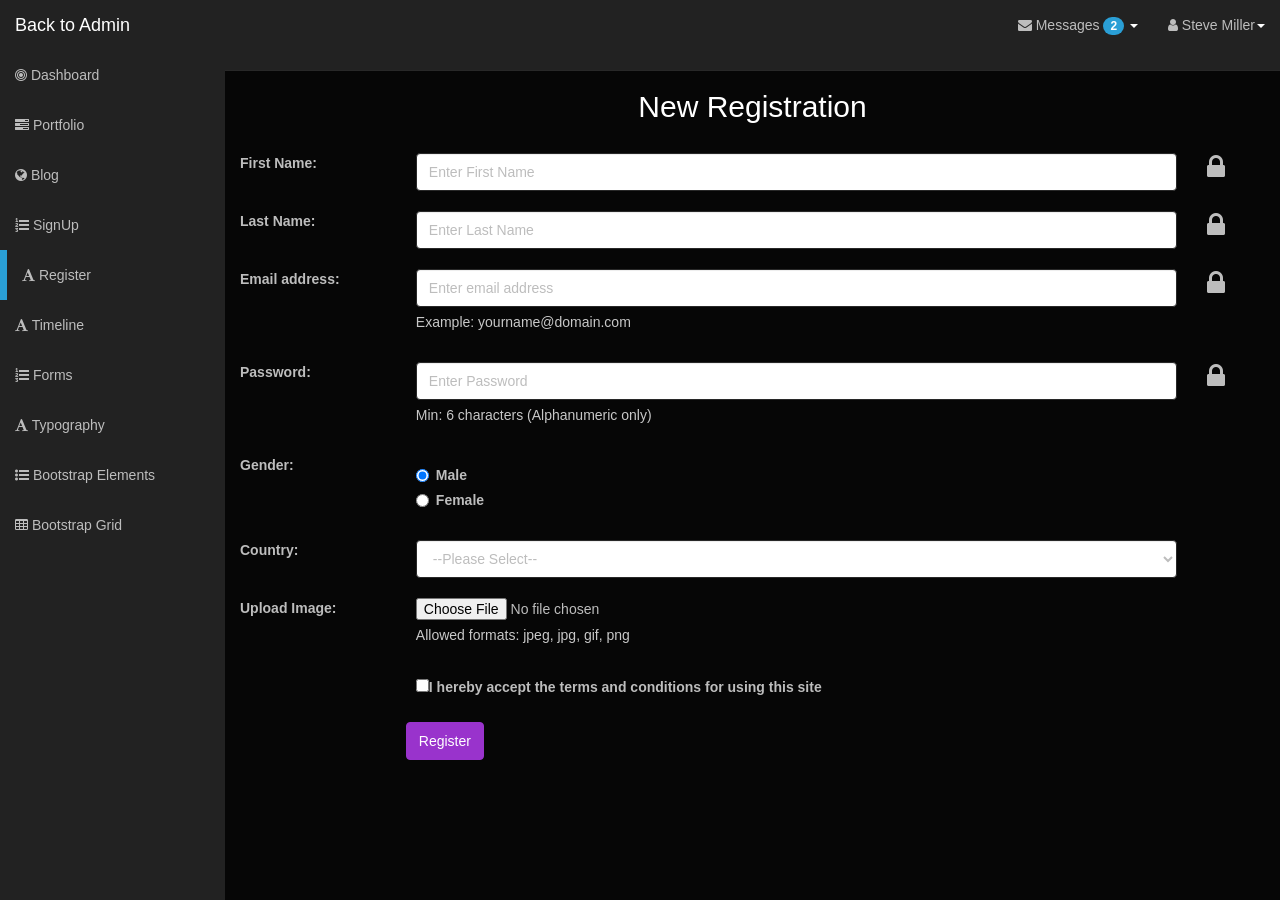
<file: backend/register.html>
<!DOCTYPE html>
<html lang="en">
<head>
    <meta charset="utf-8">
    <meta name="viewport" content="width=device-width, initial-scale=1.0">
    <title>Register - Dark Admin</title>

    <link rel="stylesheet" type="text/css" href="bootstrap/css/bootstrap.min.css" />
    <link rel="stylesheet" type="text/css" href="font-awesome/css/font-awesome.min.css" />
    <link rel="stylesheet" type="text/css" href="css/local.css" />

    <script type="text/javascript" src="js/jquery-1.10.2.min.js"></script>
    <script type="text/javascript" src="bootstrap/js/bootstrap.min.js"></script>   

      <style>

        div {
            padding-bottom:20px;
        }

    </style>
</head>
<body>

    <div id="wrapper">
        <nav class="navbar navbar-inverse navbar-fixed-top" role="navigation">
            <div class="navbar-header">
                <button type="button" class="navbar-toggle" data-toggle="collapse" data-target=".navbar-ex1-collapse">
                    <span class="sr-only">Toggle navigation</span>
                    <span class="icon-bar"></span>
                    <span class="icon-bar"></span>
                    <span class="icon-bar"></span>
                </button>
                <a class="navbar-brand" href="index.html">Back to Admin</a>
            </div>
            <div class="collapse navbar-collapse navbar-ex1-collapse">
                <ul class="nav navbar-nav side-nav">
                    <li><a href="index.html"><i class="fa fa-bullseye"></i> Dashboard</a></li>
                    <li><a href="portfolio.html"><i class="fa fa-tasks"></i> Portfolio</a></li>
                    <li><a href="blog.html"><i class="fa fa-globe"></i> Blog</a></li>
                    <li><a href="signup.html"><i class="fa fa-list-ol"></i> SignUp</a></li>
                    <li class="selected"><a href="register.html"><i class="fa fa-font"></i> Register</a></li>
                    <li><a href="timeline.html"><i class="fa fa-font"></i> Timeline</a></li>
                    <li><a href="forms.html"><i class="fa fa-list-ol"></i> Forms</a></li>
                    <li><a href="typography.html"><i class="fa fa-font"></i> Typography</a></li>
                    <li><a href="bootstrap-elements.html"><i class="fa fa-list-ul"></i> Bootstrap Elements</a></li>
                    <li><a href="bootstrap-grid.html"><i class="fa fa-table"></i > Bootstrap Grid</a></li>            
                </ul>
                <ul class="nav navbar-nav navbar-right navbar-user">
                    <li class="dropdown messages-dropdown">
                        <a href="#" class="dropdown-toggle" data-toggle="dropdown"><i class="fa fa-envelope"></i> Messages <span class="badge">2</span> <b class="caret"></b></a>
                        <ul class="dropdown-menu">
                            <li class="dropdown-header">2 New Messages</li>
                            <li class="message-preview">
                                <a href="#">
                                    <span class="avatar"><i class="fa fa-bell"></i></span>
                                    <span class="message">Security alert</span>
                                </a>
                            </li>
                            <li class="divider"></li>
                            <li class="message-preview">
                                <a href="#">
                                    <span class="avatar"><i class="fa fa-bell"></i></span>
                                    <span class="message">Security alert</span>
                                </a>
                            </li>
                            <li class="divider"></li>
                            <li><a href="#">Go to Inbox <span class="badge">2</span></a></li>
                        </ul>
                    </li>
                     <li class="dropdown user-dropdown">
                        <a href="#" class="dropdown-toggle" data-toggle="dropdown"><i class="fa fa-user"></i> Steve Miller<b class="caret"></b></a>
                        <ul class="dropdown-menu">
                            <li><a href="#"><i class="fa fa-user"></i> Profile</a></li>
                            <li><a href="#"><i class="fa fa-gear"></i> Settings</a></li>
                            <li class="divider"></li>
                            <li><a href="#"><i class="fa fa-power-off"></i> Log Out</a></li>
                        </ul>
                    </li>
                </ul>
            </div>
        </nav>

       <div>
        <div class="row text-center">
            <h2>New Registration</h2>
        </div>
        <div>
            <label for="firstname" class="col-md-2">
                First Name:
            </label>
            <div class="col-md-9">
                <input type="text" class="form-control" id="firstname" placeholder="Enter First Name">
            </div>
            <div class="col-md-1">
                <i class="fa fa-lock fa-2x"></i>
            </div>
        </div>        
        <div>
            <label for="lastname" class="col-md-2">
                Last Name:
            </label>
            <div class="col-md-9">
                <input type="text" class="form-control" id="lastname" placeholder="Enter Last Name">
            </div>
             <div class="col-md-1">
                <i class="fa fa-lock fa-2x"></i>
            </div>
        </div>
        <div>
            <label for="emailaddress" class="col-md-2">
                Email address:
            </label>
            <div class="col-md-9">
                <input type="email" class="form-control" id="emailaddress" placeholder="Enter email address">
                <p class="help-block">
                    Example: yourname@domain.com
                </p>
            </div>
             <div class="col-md-1">
                <i class="fa fa-lock fa-2x"></i>
            </div>
        </div>
        <div>
            <label for="password" class="col-md-2">
                Password:
            </label>
            <div class="col-md-9">
                <input type="password" class="form-control" id="password" placeholder="Enter Password">
                <p class="help-block">
                    Min: 6 characters (Alphanumeric only)
                </p>
            </div>
             <div class="col-md-1">
                <i class="fa fa-lock fa-2x"></i>
            </div>
        </div>
        <div>
            <label for="sex" class="col-md-2">
                Gender:
            </label>
            <div class="col-md-10">
                <label class="radio">
                    <input type="radio" name="sex" id="sex" value="male" checked>
                    Male
                </label>
                <label class="radio">
                    <input type="radio" name="sex" id="Radio1" value="female">
                    Female
                </label>
            </div>             
        </div>
        <div>
            <label for="country" class="col-md-2">
                Country:
            </label>
            <div class="col-md-9">
                <select name="country" id="country" class="form-control">
                    <option>--Please Select--</option>
                    <option>India</option>
                    <option>United States</option>
                    <option>Canada</option>
                    <option>United Kingdom</option>
                    <option>Others</option>
                </select>
            </div>            
        </div>
        <div>
            <label for="uploadimage" class="col-md-2">
                Upload Image:
            </label>
            <div class="col-md-10">
                <input type="file" name="uploadimage" id="uploadimage">
                <p class="help-block">
                    Allowed formats: jpeg, jpg, gif, png
                </p>
            </div>          
        </div>
        <div>
            <div class="col-md-2">
            </div>
            <div class="col-md-10">
                <label>
                    <input type="checkbox">I hereby accept the terms and conditions for using this site</label>
            </div>            
        </div>
        <div class="row">
            <div class="col-md-2">
            </div>
            <div class="col-md-10">
                <button type="submit" class="btn btn-info">
                    Register
                </button>
            </div>
        </div>
    </div>  
    </div>

</body>
</html>
</file>
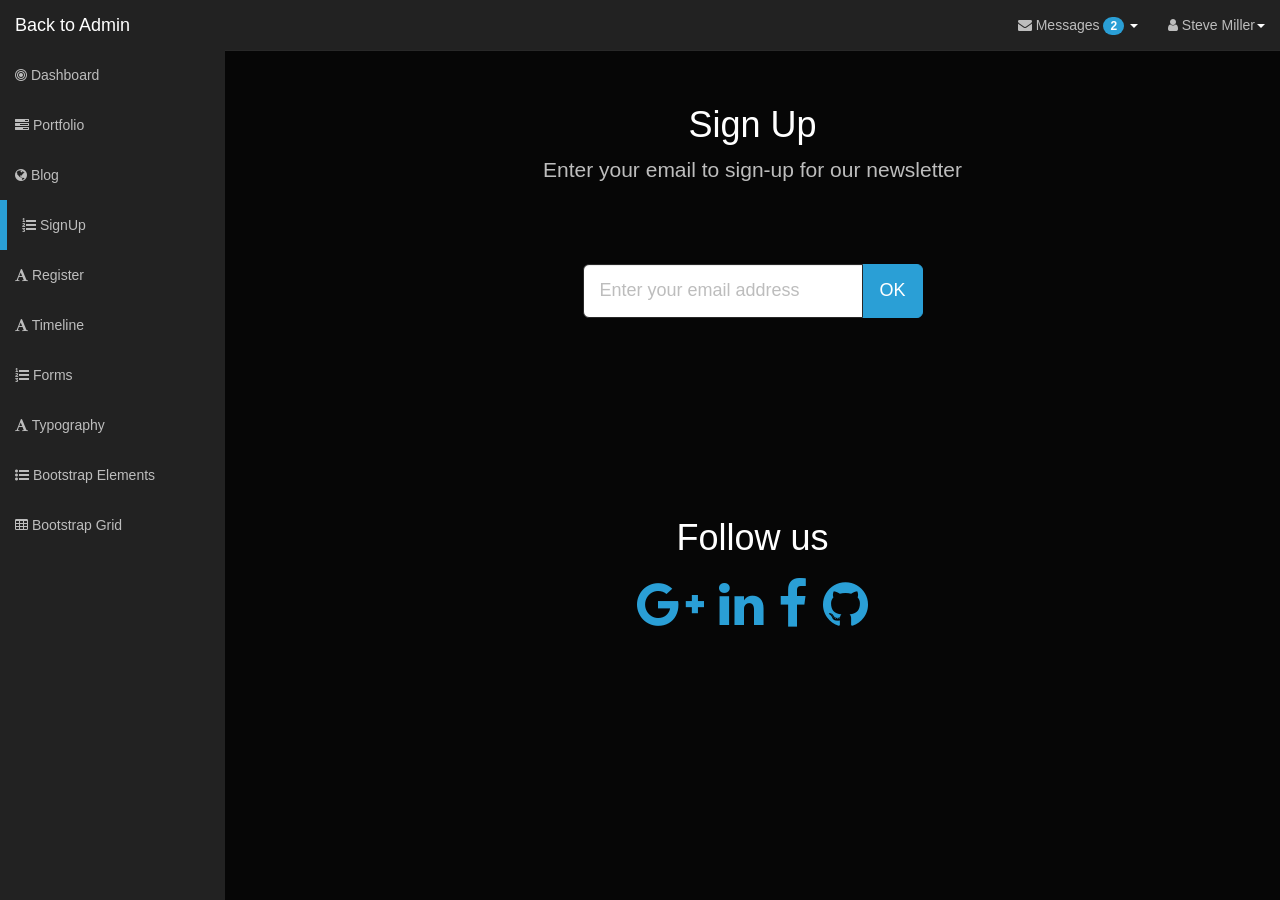
<file: backend/signup.html>
<!DOCTYPE html>
<html lang="en">
<head>
    <meta charset="utf-8">
    <meta name="viewport" content="width=device-width, initial-scale=1.0">
    <title>Signup - Dark Admin</title>

    <link rel="stylesheet" type="text/css" href="bootstrap/css/bootstrap.min.css" />
    <link rel="stylesheet" type="text/css" href="font-awesome/css/font-awesome.min.css" />
    <link rel="stylesheet" type="text/css" href="css/local.css" />

    <script type="text/javascript" src="js/jquery-1.10.2.min.js"></script>
    <script type="text/javascript" src="bootstrap/js/bootstrap.min.js"></script>   
</head>
<body>

    <div id="wrapper">
        <nav class="navbar navbar-inverse navbar-fixed-top" role="navigation">
            <div class="navbar-header">
                <button type="button" class="navbar-toggle" data-toggle="collapse" data-target=".navbar-ex1-collapse">
                    <span class="sr-only">Toggle navigation</span>
                    <span class="icon-bar"></span>
                    <span class="icon-bar"></span>
                    <span class="icon-bar"></span>
                </button>
                <a class="navbar-brand" href="index.html">Back to Admin</a>
            </div>
            <div class="collapse navbar-collapse navbar-ex1-collapse">
                <ul class="nav navbar-nav side-nav">
                    <li><a href="index.html"><i class="fa fa-bullseye"></i> Dashboard</a></li>
                    <li><a href="portfolio.html"><i class="fa fa-tasks"></i> Portfolio</a></li>
                    <li><a href="blog.html"><i class="fa fa-globe"></i> Blog</a></li>
                    <li class="selected"><a href="signup.html"><i class="fa fa-list-ol"></i> SignUp</a></li>
                    <li><a href="register.html"><i class="fa fa-font"></i> Register</a></li>
                    <li><a href="timeline.html"><i class="fa fa-font"></i> Timeline</a></li>
                    <li><a href="forms.html"><i class="fa fa-list-ol"></i> Forms</a></li>
                    <li><a href="typography.html"><i class="fa fa-font"></i> Typography</a></li>
                    <li><a href="bootstrap-elements.html"><i class="fa fa-list-ul"></i> Bootstrap Elements</a></li>
                    <li><a href="bootstrap-grid.html"><i class="fa fa-table"></i > Bootstrap Grid</a></li>            
                </ul>
                <ul class="nav navbar-nav navbar-right navbar-user">
                    <li class="dropdown messages-dropdown">
                        <a href="#" class="dropdown-toggle" data-toggle="dropdown"><i class="fa fa-envelope"></i> Messages <span class="badge">2</span> <b class="caret"></b></a>
                        <ul class="dropdown-menu">
                            <li class="dropdown-header">2 New Messages</li>
                            <li class="message-preview">
                                <a href="#">
                                    <span class="avatar"><i class="fa fa-bell"></i></span>
                                    <span class="message">Security alert</span>
                                </a>
                            </li>
                            <li class="divider"></li>
                            <li class="message-preview">
                                <a href="#">
                                    <span class="avatar"><i class="fa fa-bell"></i></span>
                                    <span class="message">Security alert</span>
                                </a>
                            </li>
                            <li class="divider"></li>
                            <li><a href="#">Go to Inbox <span class="badge">2</span></a></li>
                        </ul>
                    </li>
                     <li class="dropdown user-dropdown">
                        <a href="#" class="dropdown-toggle" data-toggle="dropdown"><i class="fa fa-user"></i> Steve Miller<b class="caret"></b></a>
                        <ul class="dropdown-menu">
                            <li><a href="#"><i class="fa fa-user"></i> Profile</a></li>
                            <li><a href="#"><i class="fa fa-gear"></i> Settings</a></li>
                            <li class="divider"></li>
                            <li><a href="#"><i class="fa fa-power-off"></i> Log Out</a></li>
                        </ul>
                    </li>
                </ul>
            </div>
        </nav>

        <div id="page-wrapper">

            <div class="row">

                <div class="col-lg-12 text-center v-center">

                    <h1>Sign Up</h1>
                    <p class="lead">Enter your email to sign-up for our newsletter</p>

                    <br>
                    <br>
                    <br>

                    <form class="col-lg-12">
                        <div class="input-group" style="width: 340px; text-align: center; margin: 0 auto;">
                            <input class="form-control input-lg" title="Confidential signup."
                                placeholder="Enter your email address" type="text">
                            <span class="input-group-btn">
                                <button class="btn btn-lg btn-primary" type="button">OK</button></span>
                        </div>
                    </form>
                </div>
            </div>
            <br>
            <br>
            <br>
            <br>
            <br>
            <br>
            <br>
            <br>
            <br>
            <div class="text-center">
                <h1>Follow us</h1>
            </div>
            <div class="row">
                <div class="col-lg-12 text-center v-center" style="font-size: 39pt;">
                    <a href="#"><span class="avatar"><i class="fa fa-google-plus"></i></span></a>
                    <a href="#"><span class="avatar"><i class="fa fa-linkedin"></i></span></a>
                    <a href="#"><span class="avatar"><i class="fa fa-facebook"></i></span></a>
                    <a href="#"><span class="avatar"><i class="fa fa-github"></i></span></a>
                </div>

            </div>
            <!-- /.row -->

        </div>
        <!-- /#page-wrapper -->
    </div>    
</body>
</html>
</file>
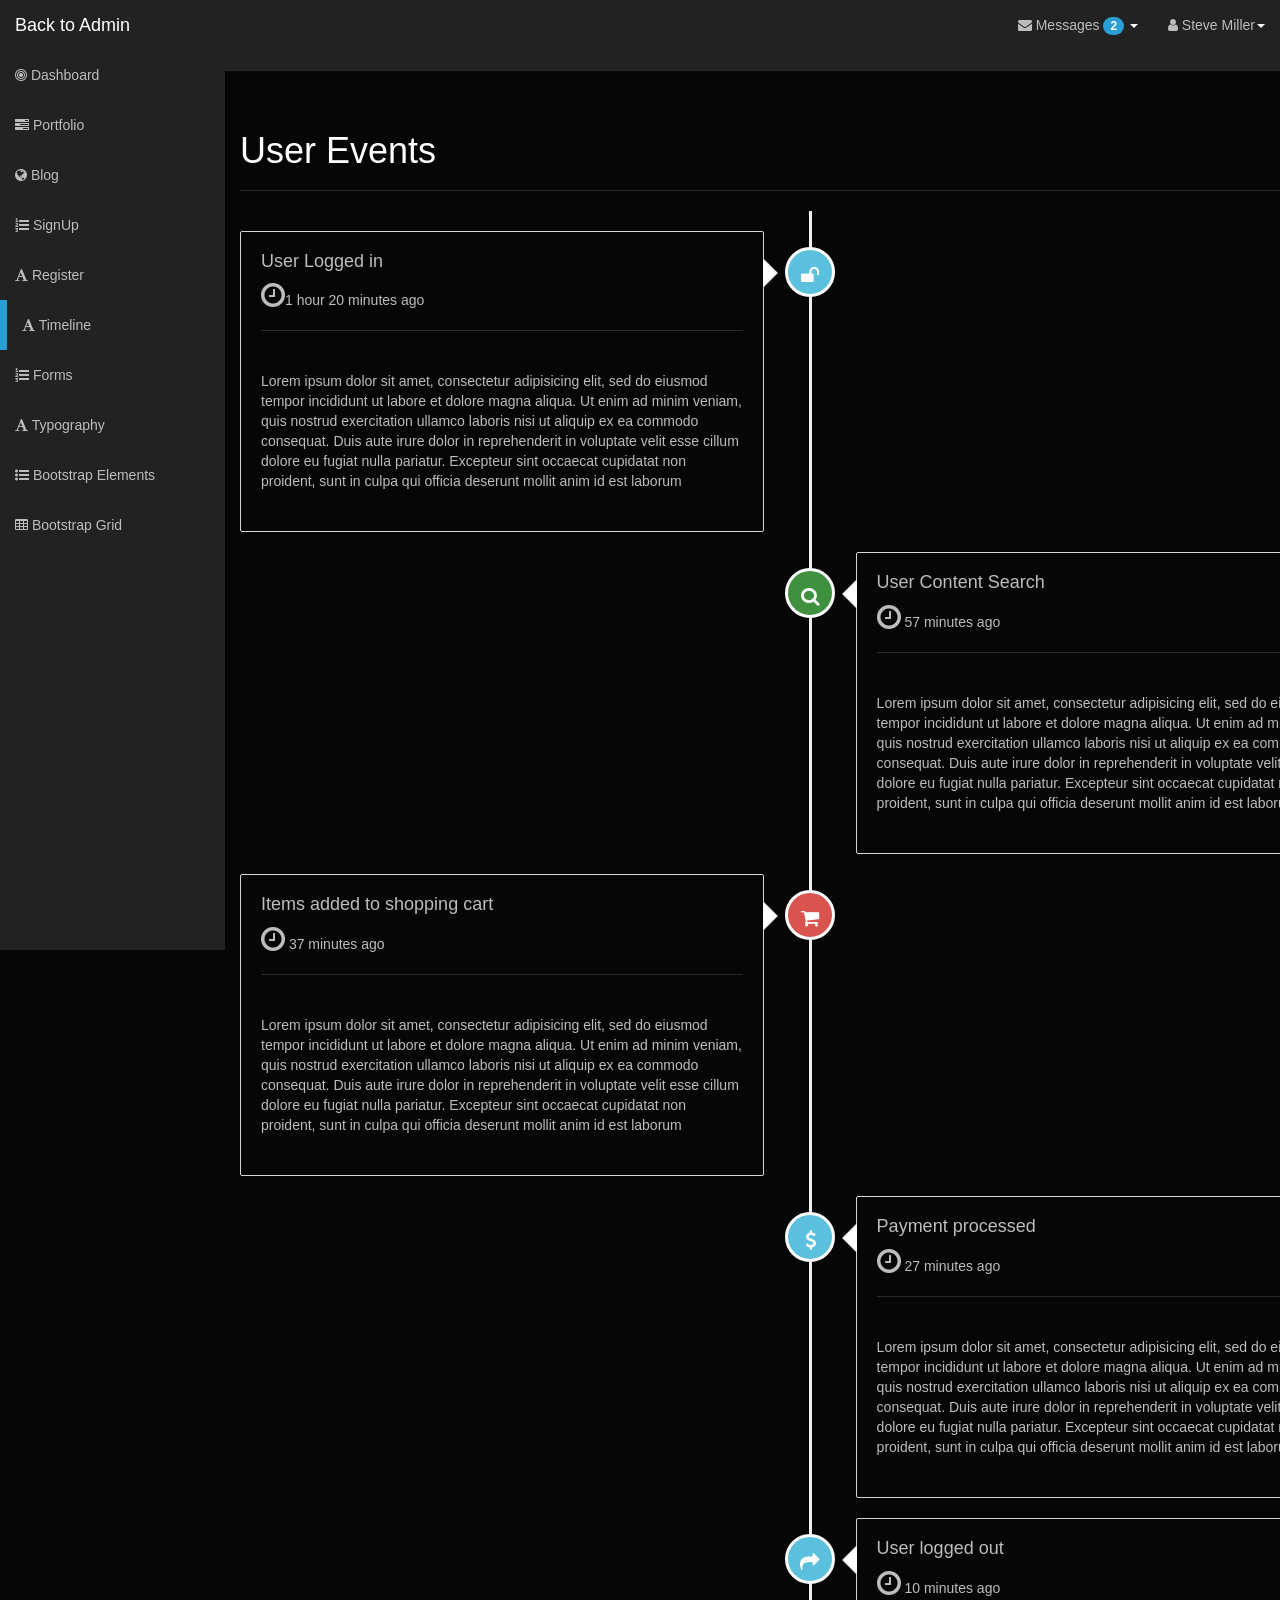
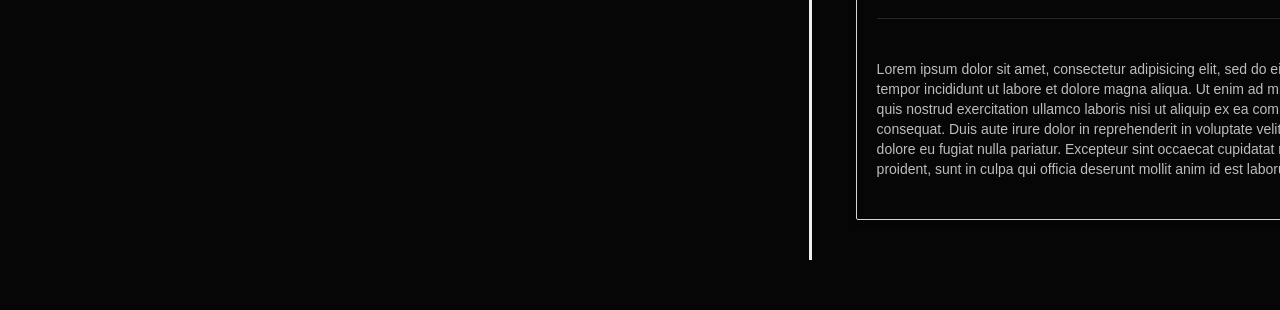
<file: backend/timeline.html>
<!DOCTYPE html>
<html lang="en">
<head>
    <meta charset="utf-8">
    <meta name="viewport" content="width=device-width, initial-scale=1.0">
    <title>Timeline - Dark Admin</title>

    <link rel="stylesheet" type="text/css" href="bootstrap/css/bootstrap.min.css" />
    <link rel="stylesheet" type="text/css" href="font-awesome/css/font-awesome.min.css" />
    <link rel="stylesheet" type="text/css" href="css/local.css" />

    <script type="text/javascript" src="js/jquery-1.10.2.min.js"></script>
    <script type="text/javascript" src="bootstrap/js/bootstrap.min.js"></script>   

      <style>

        div {
            padding-bottom:20px;
        }

    </style>
</head>
<body>

    <div id="wrapper">
        <nav class="navbar navbar-inverse navbar-fixed-top" role="navigation">
            <div class="navbar-header">
                <button type="button" class="navbar-toggle" data-toggle="collapse" data-target=".navbar-ex1-collapse">
                    <span class="sr-only">Toggle navigation</span>
                    <span class="icon-bar"></span>
                    <span class="icon-bar"></span>
                    <span class="icon-bar"></span>
                </button>
                <a class="navbar-brand" href="index.html">Back to Admin</a>
            </div>
            <div class="collapse navbar-collapse navbar-ex1-collapse">
                <ul class="nav navbar-nav side-nav">
                    <li><a href="index.html"><i class="fa fa-bullseye"></i> Dashboard</a></li>
                    <li><a href="portfolio.html"><i class="fa fa-tasks"></i> Portfolio</a></li>
                    <li><a href="blog.html"><i class="fa fa-globe"></i> Blog</a></li>
                    <li><a href="signup.html"><i class="fa fa-list-ol"></i> SignUp</a></li>
                    <li><a href="register.html"><i class="fa fa-font"></i> Register</a></li>
                    <li class="selected"><a href="timeline.html"><i class="fa fa-font"></i> Timeline</a></li>
                    <li><a href="forms.html"><i class="fa fa-list-ol"></i> Forms</a></li>
                    <li><a href="typography.html"><i class="fa fa-font"></i> Typography</a></li>
                    <li><a href="bootstrap-elements.html"><i class="fa fa-list-ul"></i> Bootstrap Elements</a></li>
                    <li><a href="bootstrap-grid.html"><i class="fa fa-table"></i > Bootstrap Grid</a></li>            
                </ul>
                <ul class="nav navbar-nav navbar-right navbar-user">
                    <li class="dropdown messages-dropdown">
                        <a href="#" class="dropdown-toggle" data-toggle="dropdown"><i class="fa fa-envelope"></i> Messages <span class="badge">2</span> <b class="caret"></b></a>
                        <ul class="dropdown-menu">
                            <li class="dropdown-header">2 New Messages</li>
                            <li class="message-preview">
                                <a href="#">
                                    <span class="avatar"><i class="fa fa-bell"></i></span>
                                    <span class="message">Security alert</span>
                                </a>
                            </li>
                            <li class="divider"></li>
                            <li class="message-preview">
                                <a href="#">
                                    <span class="avatar"><i class="fa fa-bell"></i></span>
                                    <span class="message">Security alert</span>
                                </a>
                            </li>
                            <li class="divider"></li>
                            <li><a href="#">Go to Inbox <span class="badge">2</span></a></li>
                        </ul>
                    </li>
                    <li class="dropdown user-dropdown">
                        <a href="#" class="dropdown-toggle" data-toggle="dropdown"><i class="fa fa-user"></i> Steve Miller<b class="caret"></b></a>
                        <ul class="dropdown-menu">
                            <li><a href="#"><i class="fa fa-user"></i> Profile</a></li>
                            <li><a href="#"><i class="fa fa-gear"></i> Settings</a></li>
                            <li class="divider"></li>
                            <li><a href="#"><i class="fa fa-power-off"></i> Log Out</a></li>
                        </ul>
                    </li>
                </ul>
            </div>
        </nav>

         <hr />
        <div class="container">
            <div class="page-header">
                <h1 id="timeline">User Events</h1>
            </div>
            <ul class="timeline">
                <li>
                    <div class="timeline-badge info"><i class="fa fa-unlock"></i></div>
                    <div class="timeline-panel">
                        <div class="timeline-heading">
                            <h4 class="timeline-title">User Logged in</h4>                            
                            <span><i class="fa fa-clock-o fa-2x"></i>1 hour 20 minutes ago</span>
                            <hr />
                        </div>
                        <div class="timeline-body">
                            <p>Lorem ipsum dolor sit amet, consectetur adipisicing elit, sed do eiusmod tempor 
                               incididunt ut labore et dolore magna aliqua. Ut enim ad minim veniam, 
                               quis nostrud exercitation ullamco laboris nisi ut aliquip ex ea commodo consequat. 
                               Duis aute irure dolor in reprehenderit in voluptate velit esse cillum dolore eu fugiat nulla pariatur. 
                               Excepteur sint occaecat cupidatat non proident, sunt in culpa qui officia deserunt mollit anim id est laborum
                            </p>
                        </div>
                    </div>
                </li>
                <li class="timeline-inverted">
                    <div class="timeline-badge success"><i class="fa fa-search"></i></div>
                    <div class="timeline-panel">
                        <div class="timeline-heading">
                            <h4 class="timeline-title">User Content Search</h4>
                            <span><i class="fa fa-clock-o fa-2x"></i> 57 minutes ago</span>
                            <hr />
                        </div>
                        <div class="timeline-body">
                             <p>Lorem ipsum dolor sit amet, consectetur adipisicing elit, sed do eiusmod tempor 
                               incididunt ut labore et dolore magna aliqua. Ut enim ad minim veniam, 
                               quis nostrud exercitation ullamco laboris nisi ut aliquip ex ea commodo consequat. 
                               Duis aute irure dolor in reprehenderit in voluptate velit esse cillum dolore eu fugiat nulla pariatur. 
                               Excepteur sint occaecat cupidatat non proident, sunt in culpa qui officia deserunt mollit anim id est laborum
                            </p>
                        </div>
                    </div>
                </li>
                <li>
                    <div class="timeline-badge danger"><i class="fa fa-shopping-cart"></i></div>
                    <div class="timeline-panel">
                        <div class="timeline-heading">
                            <h4 class="timeline-title">Items added to shopping cart</h4>
                            <span><i class="fa fa-clock-o fa-2x"></i> 37 minutes ago</span>
                            <hr />
                        </div>
                        <div class="timeline-body">
                             <p>Lorem ipsum dolor sit amet, consectetur adipisicing elit, sed do eiusmod tempor 
                               incididunt ut labore et dolore magna aliqua. Ut enim ad minim veniam, 
                               quis nostrud exercitation ullamco laboris nisi ut aliquip ex ea commodo consequat. 
                               Duis aute irure dolor in reprehenderit in voluptate velit esse cillum dolore eu fugiat nulla pariatur. 
                               Excepteur sint occaecat cupidatat non proident, sunt in culpa qui officia deserunt mollit anim id est laborum
                            </p>
                        </div>
                    </div>
                </li>
                <li class="timeline-inverted">
                   <div class="timeline-badge info"><i class="fa fa-dollar"></i></div>
                    <div class="timeline-panel">
                        <div class="timeline-heading">
                            <h4 class="timeline-title">Payment processed</h4>
                            <span><i class="fa fa-clock-o fa-2x"></i> 27 minutes ago</span>
                            <hr />
                        </div>
                        <div class="timeline-body">
                             <p>Lorem ipsum dolor sit amet, consectetur adipisicing elit, sed do eiusmod tempor 
                               incididunt ut labore et dolore magna aliqua. Ut enim ad minim veniam, 
                               quis nostrud exercitation ullamco laboris nisi ut aliquip ex ea commodo consequat. 
                               Duis aute irure dolor in reprehenderit in voluptate velit esse cillum dolore eu fugiat nulla pariatur. 
                               Excepteur sint occaecat cupidatat non proident, sunt in culpa qui officia deserunt mollit anim id est laborum
                            </p>
                        </div>
                    </div>
                </li>
                <li class="timeline-inverted">
                    <div class="timeline-badge info"><i class="fa fa-share"></i></div>
                    <div class="timeline-panel">
                        <div class="timeline-heading">
                            <h4 class="timeline-title">User logged out</h4>
                            <span><i class="fa fa-clock-o fa-2x"></i> 10 minutes ago</span>
                            <hr />
                        </div>
                        <div class="timeline-body">
                             <p>Lorem ipsum dolor sit amet, consectetur adipisicing elit, sed do eiusmod tempor 
                               incididunt ut labore et dolore magna aliqua. Ut enim ad minim veniam, 
                               quis nostrud exercitation ullamco laboris nisi ut aliquip ex ea commodo consequat. 
                               Duis aute irure dolor in reprehenderit in voluptate velit esse cillum dolore eu fugiat nulla pariatur. 
                               Excepteur sint occaecat cupidatat non proident, sunt in culpa qui officia deserunt mollit anim id est laborum
                            </p>
                        </div>
                    </div>
                </li>
            </ul>
        </div>
    </div>

</body>
</html>
</file>
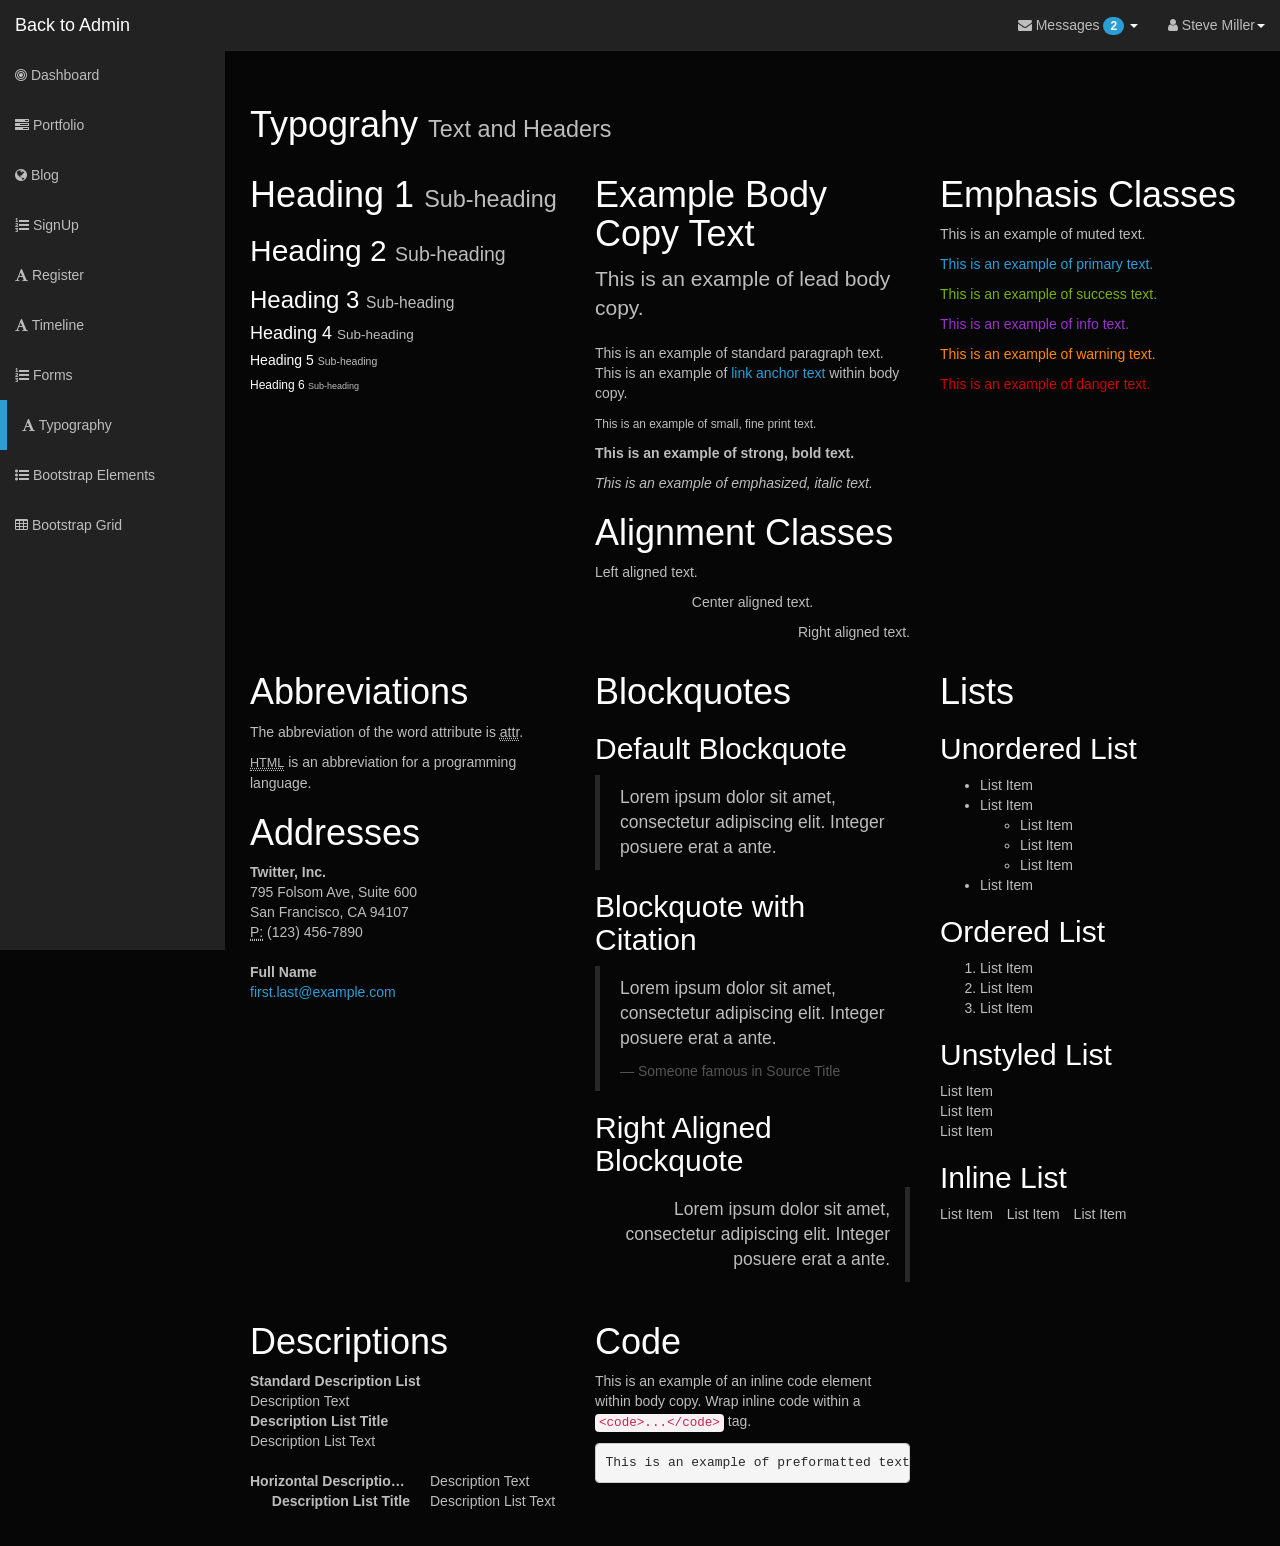
<file: backend/typography.html>
<!DOCTYPE html>
<html lang="en">
<head>
    <meta charset="utf-8">
    <meta name="viewport" content="width=device-width, initial-scale=1.0">
    <title>Typography - Dark Admin</title>

    <link rel="stylesheet" type="text/css" href="bootstrap/css/bootstrap.min.css" />
    <link rel="stylesheet" type="text/css" href="font-awesome/css/font-awesome.min.css" />
    <link rel="stylesheet" type="text/css" href="css/local.css" />

    <script type="text/javascript" src="js/jquery-1.10.2.min.js"></script>
    <script type="text/javascript" src="bootstrap/js/bootstrap.min.js"></script>       
</head>
<body>

    <div id="wrapper">
        <nav class="navbar navbar-inverse navbar-fixed-top" role="navigation">
            <div class="navbar-header">
                <button type="button" class="navbar-toggle" data-toggle="collapse" data-target=".navbar-ex1-collapse">
                    <span class="sr-only">Toggle navigation</span>
                    <span class="icon-bar"></span>
                    <span class="icon-bar"></span>
                    <span class="icon-bar"></span>
                </button>
                <a class="navbar-brand" href="index.html">Back to Admin</a>
            </div>
            <div class="collapse navbar-collapse navbar-ex1-collapse">
                <ul class="nav navbar-nav side-nav">
                    <li><a href="index.html"><i class="fa fa-bullseye"></i> Dashboard</a></li>
                    <li><a href="portfolio.html"><i class="fa fa-tasks"></i> Portfolio</a></li>
                    <li><a href="blog.html"><i class="fa fa-globe"></i> Blog</a></li>
                    <li><a href="signup.html"><i class="fa fa-list-ol"></i> SignUp</a></li>
                    <li><a href="register.html"><i class="fa fa-font"></i> Register</a></li>
                    <li><a href="timeline.html"><i class="fa fa-font"></i> Timeline</a></li>
                    <li><a href="forms.html"><i class="fa fa-list-ol"></i> Forms</a></li>
                    <li class="selected"><a href="typography.html"><i class="fa fa-font"></i> Typography</a></li>
                    <li><a href="bootstrap-elements.html"><i class="fa fa-list-ul"></i> Bootstrap Elements</a></li>
                    <li><a href="bootstrap-grid.html"><i class="fa fa-table"></i > Bootstrap Grid</a></li>            
                </ul>
                <ul class="nav navbar-nav navbar-right navbar-user">
                    <li class="dropdown messages-dropdown">
                        <a href="#" class="dropdown-toggle" data-toggle="dropdown"><i class="fa fa-envelope"></i> Messages <span class="badge">2</span> <b class="caret"></b></a>
                        <ul class="dropdown-menu">
                            <li class="dropdown-header">2 New Messages</li>
                            <li class="message-preview">
                                <a href="#">
                                    <span class="avatar"><i class="fa fa-bell"></i></span>
                                    <span class="message">Security alert</span>
                                </a>
                            </li>
                            <li class="divider"></li>
                            <li class="message-preview">
                                <a href="#">
                                    <span class="avatar"><i class="fa fa-bell"></i></span>
                                    <span class="message">Security alert</span>
                                </a>
                            </li>
                            <li class="divider"></li>
                            <li><a href="#">Go to Inbox <span class="badge">2</span></a></li>
                        </ul>
                    </li>
                     <li class="dropdown user-dropdown">
                        <a href="#" class="dropdown-toggle" data-toggle="dropdown"><i class="fa fa-user"></i> Steve Miller<b class="caret"></b></a>
                        <ul class="dropdown-menu">
                            <li><a href="#"><i class="fa fa-user"></i> Profile</a></li>
                            <li><a href="#"><i class="fa fa-gear"></i> Settings</a></li>
                            <li class="divider"></li>
                            <li><a href="#"><i class="fa fa-power-off"></i> Log Out</a></li>
                        </ul>
                    </li>
                </ul>
            </div>
        </nav>

    <div id="page-wrapper">

            <div class="row">
                <div class="col-lg-12">
                    <h1>Typograhy <small>Text and Headers</small></h1>
                </div>
                <div class="col-lg-4">
                    <h1>Heading 1 <small>Sub-heading</small></h1>
                    <h2>Heading 2 <small>Sub-heading</small></h2>
                    <h3>Heading 3 <small>Sub-heading</small></h3>
                    <h4>Heading 4 <small>Sub-heading</small></h4>
                    <h5>Heading 5 <small>Sub-heading</small></h5>
                    <h6>Heading 6 <small>Sub-heading</small></h6>
                </div>
                <div class="col-lg-4">
                    <h1>Example Body Copy Text</h1>
                    <p class="lead">This is an example of lead body copy.</p>
                    <p>This is an example of standard paragraph text. This is an example of <a href="#">link anchor text</a> within body copy.</p>
                    <p><small>This is an example of small, fine print text.</small></p>
                    <p><strong>This is an example of strong, bold text.</strong></p>
                    <p><em>This is an example of emphasized, italic text.</em></p>
                    <h1>Alignment Classes</h1>
                    <p class="text-left">Left aligned text.</p>
                    <p class="text-center">Center aligned text.</p>
                    <p class="text-right">Right aligned text.</p>
                </div>
                <div class="col-lg-4">
                    <h1>Emphasis Classes</h1>
                    <p class="text-muted">This is an example of muted text.</p>
                    <p class="text-primary">This is an example of primary text.</p>
                    <p class="text-success">This is an example of success text.</p>
                    <p class="text-info">This is an example of info text.</p>
                    <p class="text-warning">This is an example of warning text.</p>
                    <p class="text-danger">This is an example of danger text.</p>
                </div>
            </div>
            <!-- /.row -->

            <div class="row">
                <div class="col-lg-4">
                    <h1>Abbreviations</h1>
                    <p>
                        The abbreviation of the word attribute is
                        <abbr title="attribute">attr</abbr>.
                    </p>
                    <p>
                        <abbr title="HyperText Markup Language" class="initialism">HTML</abbr>
                        is an abbreviation for a programming language.
                    </p>
                    <h1>Addresses</h1>
                    <address>
                        <strong>Twitter, Inc.</strong><br>
                        795 Folsom Ave, Suite 600<br>
                        San Francisco, CA 94107<br>
                        <abbr title="Phone">P:</abbr>
                        (123) 456-7890
                    </address>

                    <address>
                        <strong>Full Name</strong><br>
                        <a href="mailto:#">first.last@example.com</a>
                    </address>
                </div>
                <div class="col-lg-4">
                    <h1>Blockquotes</h1>
                    <h2>Default Blockquote</h2>
                    <blockquote>
                        <p>Lorem ipsum dolor sit amet, consectetur adipiscing elit. Integer posuere erat a ante.</p>
                    </blockquote>
                    <h2>Blockquote with Citation</h2>
                    <blockquote>
                        <p>Lorem ipsum dolor sit amet, consectetur adipiscing elit. Integer posuere erat a ante.</p>
                        <small>Someone famous in <cite title="Source Title">Source Title</cite></small>
                    </blockquote>
                    <h2>Right Aligned Blockquote</h2>
                    <blockquote class="pull-right">
                        <p>Lorem ipsum dolor sit amet, consectetur adipiscing elit. Integer posuere erat a ante.</p>
                    </blockquote>
                </div>
                <div class="col-lg-4">
                    <h1>Lists</h1>
                    <h2>Unordered List</h2>
                    <ul>
                        <li>List Item</li>
                        <li>List Item</li>
                        <ul>
                            <li>List Item</li>
                            <li>List Item</li>
                            <li>List Item</li>
                        </ul>
                        <li>List Item</li>
                    </ul>
                    <h2>Ordered List</h2>
                    <ol>
                        <li>List Item</li>
                        <li>List Item</li>
                        <li>List Item</li>
                    </ol>
                    <h2>Unstyled List</h2>
                    <ul class="list-unstyled">
                        <li>List Item</li>
                        <li>List Item</li>
                        <li>List Item</li>
                    </ul>
                    <h2>Inline List</h2>
                    <ul class="list-inline">
                        <li>List Item</li>
                        <li>List Item</li>
                        <li>List Item</li>
                    </ul>
                </div>
            </div>
            <!-- /.row -->

            <div class="row">
                <div class="col-lg-4">
                    <h1>Descriptions</h1>
                    <dl>
                        <dt>Standard Description List</dt>
                        <dd>Description Text</dd>
                        <dt>Description List Title</dt>
                        <dd>Description List Text</dd>
                    </dl>
                    <dl class="dl-horizontal">
                        <dt>Horizontal Description List</dt>
                        <dd>Description Text</dd>
                        <dt>Description List Title</dt>
                        <dd>Description List Text</dd>
                    </dl>
                </div>
                <div class="col-lg-4">
                    <h1>Code</h1>
                    <p>This is an example of an inline code element within body copy. Wrap inline code within a <code>&lt;code&gt;...&lt;/code&gt;</code> tag.</p>
                    <pre>This is an example of preformatted text.</pre>
                </div>               
            </div>
            <!-- /.row -->

        </div>  


    
    </div>

</body>
</html>
</file>
<file: backend3/css/font.css>
@charset "UTF-8";

@font-face {
  font-family: "dark-dashboard";
  src:url("../fonts/dark-dashboard.eot");
  src:url("../fonts/dark-dashboard.eot?#iefix") format("embedded-opentype"),
    url("../fonts/dark-dashboard.woff") format("woff"),
    url("../fonts/dark-dashboard.ttf") format("truetype"),
    url("../fonts/dark-dashboard.svg#dark-dashboard") format("svg");
  font-weight: normal;
  font-style: normal;

}

[data-icon]:before {
  font-family: "dark-dashboard" !important;
  content: attr(data-icon);
  font-style: normal !important;
  font-weight: normal !important;
  font-variant: normal !important;
  text-transform: none !important;
  speak: none;
  line-height: 1;
  -webkit-font-smoothing: antialiased;
  -moz-osx-font-smoothing: grayscale;
}

[class^="icon-"]:before,
[class*=" icon-"]:before {
  font-family: "dark-dashboard" !important;
  font-style: normal !important;
  font-weight: normal !important;
  font-variant: normal !important;
  text-transform: none !important;
  speak: none;
  line-height: 1;
  -webkit-font-smoothing: antialiased;
  -moz-osx-font-smoothing: grayscale;
}

.icon-bars:before {
  content: "\61";
}
.icon-cloud:before {
  content: "\62";
}
.icon-computer:before {
  content: "\63";
}
.icon-contract:before {
  content: "\64";
}
.icon-controls:before {
  content: "\65";
}
.icon-dashboard:before {
  content: "\66";
}
.icon-email:before {
  content: "\67";
}
.icon-info:before {
  content: "\69";
}
.icon-layers:before {
  content: "\6a";
}
.icon-light-bulb:before {
  content: "\6b";
}
.icon-paper-and-pencil:before {
  content: "\6c";
}
.icon-pie-chart:before {
  content: "\6d";
}
.icon-pie-chart-1:before {
  content: "\6e";
}
.icon-presentation:before {
  content: "\6f";
}
.icon-settings:before {
  content: "\70";
}
.icon-settings-1:before {
  content: "\71";
}
.icon-three-cells:before {
  content: "\72";
}
.icon-writing-whiteboard:before {
  content: "\73";
}
.icon-magnifying-glass-browser:before {
  content: "\74";
}
.icon-new-file:before {
  content: "\75";
}
.icon-close:before {
  content: "\76";
}
.icon-flask:before {
  content: "\77";
}
.icon-grid:before {
  content: "\78";
}
.icon-picture:before {
  content: "\79";
}
.icon-website:before {
  content: "\7a";
}
.icon-line-chart:before {
  content: "\41";
}
.icon-log-out:before {
  content: "\42";
}
.icon-page:before {
  content: "\43";
}
.icon-log-out-1:before {
  content: "\44";
}
.icon-bill:before {
  content: "\45";
}
.icon-check:before {
  content: "\46";
}
.icon-list:before {
  content: "\47";
}
.icon-padnote:before {
  content: "\48";
}
.icon-pencil-case:before {
  content: "\49";
}
.icon-user:before {
  content: "\4a";
}
.icon-form-1:before {
  content: "\4b";
}
.icon-list-1:before {
  content: "\4c";
}
.icon-mail:before {
  content: "\4d";
}
.icon-presentation-1:before {
  content: "\4e";
}
.icon-logout:before {
  content: "\4f";
}
.icon-home:before {
  content: "\50";
}
.icon-windows:before {
  content: "\51";
}
.icon-chart:before {
  content: "\52";
}
.icon-repo-forked:before {
  content: "\68";
}
.icon-flow-branch:before {
  content: "\53";
}
.icon-user-outline:before {
  content: "\54";
}
.icon-user-1:before {
  content: "\55";
}
</file>
<file: backend3/css/custom.css>
/* your styles go here */
</file>
<file: css/responsive.css>
/* ==========================================================================
   Media Queries
   ========================================================================== */


@media only screen and (min-width: 992px) {
	/****Ipad Landscape 1024 Container 970 ****/

	.service-list{ margin-bottom:30px;}
	.c-logo-part ul li{ margin:0 15px;}
	.form{ margin:0 0 0 20px}
	.main-nav{ display:block !important; }
	/*.portfolioContainer{ width:800px; margin:0px auto !important; } */

}

@media only screen and (min-width: 768px) and (max-width: 991px) {
	/****Ipad Portrait 768 Container 750 ****/
	body{ font-size:13px;}
	p{ line-height:20px ;}
	.header h1{ font-size:46px;}
	.main-nav ul li a{ padding:14px;}
	.small-logo{ padding:0 20px;}
	h2{ font-size:30px}
	h6{ font-size:16px;}
	h3{ font-size:15px;}
	.service-list{ margin-bottom:20px; font-size:15px;}
	.featured-work p.padding-b{ padding-bottom:15px;}
	.main-section{ padding:70px 0;}
	.c-logo-part ul li{ margin:0 1%; float:left; width:18%;}
	.c-logo-part ul li a{ display:block;}
	.c-logo-part ul li a img{ display:block;}
	.form{ margin:0;}
	.contact-info-box{ margin:0 ;}
	.social-link{ margin:0;}

	.main-nav{ display:block !important; }
	.main-nav li a{ padding:8px 15px;}
	/*.portfolioContainer{ width:750px; margin:0px auto !important; }
	.Portfolio-box{ height:250px;}*/



}

@media only screen and (max-width: 767px) {
	/****Mobile Landscape 480 Container 100% ****/
	body{ font-size:12px;}
	h2{ font-size:26px;}
	h3{ font-size:14px;}
	h6{ font-size:16px; margin-bottom:40px;}
	p{ line-height:18px;}
	.service-list{ font-size:12px; margin-bottom:20px;}
	.we-create li{ font-size:13px; padding:0 0 0 8px}
	.header h1{ font-size:28px;}
	.header{ padding:60px 0;}
	.main-section{ padding:60px 0 70px;}
	.main-nav{ display:none; position:absolute; left:0; width:100%; top:68px; margin:0 auto; float: none; background:#fff; z-index: 99; border-top: 1px solid #eee;}
	.main-nav li{ display:block;}
	.main-nav li.small-logo{ display:none;}
	.main-nav li a{ display:block; padding:12px 32px; margin: 4px 0; border-bottom: 1px solid #f3f3f3;;}
	.main-nav li a:hover{color:#7cc576}
	.team-leader-box{ max-width:307px; width:auto; float:none; margin:0 auto;	}
	.team-leader-box:nth-of-type(3n){ margin:0 auto}
	.res-nav_click{ display:block;}
	.featured-work{ font-size:12px; margin-top:30px;}
	.featured-box{ font-size:12px;}
	.featured-box p{ line-height:18px; }
	.c-logo-part ul a{ margin-bottom:5px;}
	.main-section.team{ padding:60px 0 50px;}
	.business-talking h2{ font-size:36px;}
	.contact-info-box{ margin:0 0 12px 30px; font-size:12px;}
	.contact-info-box span{ line-height:18px;}
	.contact-info-box.phone span, .contact-info-box.email span { padding-top: 6px;}
	.social-link{ margin-left:30px;}
	.form{ margin:0 30px;}
	.copyright{ font-size:12px;}
	.business-talking a{ padding:10px 25px; font-size:14px;}
	.main-section.contact{ padding:60px 0 70px}
	.client-part-haead{ font-size:20px; line-height:30px;}
	.link{ font-size:14px; padding:10px 25px;}
	.logo{ width:100px;}
	.main-section.contact{ background-size:contain;}
	.Portfolio-nav li a{ padding:5px 16px;}
	.Portfolio-nav li{ display:block;}
	/*.isotope-item img{ width:300px; left:50%; margin-left:-100px;}
	.isotope-item{ width:300px; margin:0px auto;}
	.isotope{ width:400px; margin:0px auto;}
	.Portfolio-box{}
	.portfolioContainer{ width:350px; margin:0px auto !important; } */


}

@media only screen and (max-width: 479px) {
	/****Mobile Portrait 320 ****/
	.contact-info-box{ margin-left:0px;}
	.header{ padding:40px;}
	.social-link{ margin-left:0px;}
	.form{ margin:0}
	.c-logo-part ul li{ display:block;}
	.Portfolio-box{  max-width:300px !important; width:96.4% !important; margin:0 !important}
	.Portfolio-box img { max-width:100%;}
	.portfolioContainer{ width:280px !important; margin:0 auto !important }

}
</file>
<file: backend/css/local.css>
﻿/* Dark Admin Bootstrap Theme by PrepBootstrap - http://www.prepbootstrap.com */
html {
  font-family: sans-serif;
  -ms-text-size-adjust: 100%;
  -webkit-text-size-adjust: 100%;
}
body {
  margin: 0;
}
article,
aside,
details,
figcaption,
figure,
footer,
header,
hgroup,
main,
nav,
section,
summary {
  display: block;
}
audio,
canvas,
progress,
video {
  display: inline-block;
  vertical-align: baseline;
}
audio:not([controls]) {
  display: none;
  height: 0;
}
[hidden],
template {
  display: none;
}
a {
  background: transparent;
}
a:active,
a:hover {
  outline: 0;
}
abbr[title] {
  border-bottom: 1px dotted;
}
b,
strong {
  font-weight: bold;
}
dfn {
  font-style: italic;
}
h1 {
  font-size: 2em;
  margin: 0.67em 0;
}
mark {
  background: #ff0;
  color: #000;
}
small {
  font-size: 80%;
}
sub,
sup {
  font-size: 75%;
  line-height: 0;
  position: relative;
  vertical-align: baseline;
}
sup {
  top: -0.5em;
}
sub {
  bottom: -0.25em;
}
img {
  border: 0;
}
svg:not(:root) {
  overflow: hidden;
}
figure {
  margin: 1em 40px;
}
hr {
  -moz-box-sizing: content-box;
  box-sizing: content-box;
  height: 0;
}
pre {
  overflow: auto;
}
code,
kbd,
pre,
samp {
  font-family: monospace, monospace;
  font-size: 1em;
}
button,
input,
optgroup,
select,
textarea {
  color: inherit;
  font: inherit;
  margin: 0;
}
button {
  overflow: visible;
}
button,
select {
  text-transform: none;
}
button,
html input[type="button"],
input[type="reset"],
input[type="submit"] {
  -webkit-appearance: button;
  cursor: pointer;
}
button[disabled],
html input[disabled] {
  cursor: default;
}
button::-moz-focus-inner,
input::-moz-focus-inner {
  border: 0;
  padding: 0;
}
input {
  line-height: normal;
}
input[type="checkbox"],
input[type="radio"] {
  box-sizing: border-box;
  padding: 0;
}
input[type="number"]::-webkit-inner-spin-button,
input[type="number"]::-webkit-outer-spin-button {
  height: auto;
}
input[type="search"] {
  -webkit-appearance: textfield;
  -moz-box-sizing: content-box;
  -webkit-box-sizing: content-box;
  box-sizing: content-box;
}
input[type="search"]::-webkit-search-cancel-button,
input[type="search"]::-webkit-search-decoration {
  -webkit-appearance: none;
}
fieldset {
  border: 1px solid #c0c0c0;
  margin: 0 2px;
  padding: 0.35em 0.625em 0.75em;
}
legend {
  border: 0;
  padding: 0;
}
textarea {
  overflow: auto;
}
optgroup {
  font-weight: bold;
}
table {
  border-collapse: collapse;
  border-spacing: 0;
}
td,
th {
  padding: 0;
}
@media print {
  * {
    text-shadow: none !important;
    color: #000 !important;
    background: transparent !important;
    box-shadow: none !important;
  }
  a,
  a:visited {
    text-decoration: underline;
  }
  a[href]:after {
    content: " (" attr(href) ")";
  }
  abbr[title]:after {
    content: " (" attr(title) ")";
  }
  a[href^="javascript:"]:after,
  a[href^="#"]:after {
    content: "";
  }
  pre,
  blockquote {
    border: 1px solid #999;
    page-break-inside: avoid;
  }
  thead {
    display: table-header-group;
  }
  tr,
  img {
    page-break-inside: avoid;
  }
  img {
    max-width: 100% !important;
  }
  p,
  h2,
  h3 {
    orphans: 3;
    widows: 3;
  }
  h2,
  h3 {
    page-break-after: avoid;
  }
  select {
    background: #fff !important;
  }
  .navbar {
    display: none;
  }
  .table td,
  .table th {
    background-color: #fff !important;
  }
  .btn > .caret,
  .dropup > .btn > .caret {
    border-top-color: #000 !important;
  }
  .label {
    border: 1px solid #000;
  }
  .table {
    border-collapse: collapse !important;
  }
  .table-bordered th,
  .table-bordered td {
    border: 1px solid #ddd !important;
  }
}
* {
  -webkit-box-sizing: border-box;
  -moz-box-sizing: border-box;
  box-sizing: border-box;
}
*:before,
*:after {
  -webkit-box-sizing: border-box;
  -moz-box-sizing: border-box;
  box-sizing: border-box;
}
html {
  font-size: 62.5%;
  -webkit-tap-highlight-color: rgba(0, 0, 0, 0);
}
body {
  font-family: "Droid Sans", "Helvetica Neue", Helvetica, Arial, sans-serif;
  font-size: 14px;
  line-height: 1.42857143;
  color: #BDBDBD;
  background-color: #060606;
}
input,
button,
select,
textarea {
  font-family: inherit;
  font-size: inherit;
  line-height: inherit;
}
a {
  color: #2a9fd6;
  text-decoration: none;
}
a:hover,
a:focus {
  color: #2a9fd6;
  text-decoration: underline;
}
a:focus {
  outline: thin dotted;
  outline: 5px auto -webkit-focus-ring-color;
  outline-offset: -2px;
}
figure {
  margin: 0;
}
img {
  vertical-align: middle;
}
.img-responsive,
.thumbnail > img,
.thumbnail a > img,
.carousel-inner > .item > img,
.carousel-inner > .item > a > img {
  display: block;
  max-width: 100%;
  height: auto;
}
.img-rounded {
  border-radius: 6px;
}
.img-thumbnail {
  padding: 4px;
  line-height: 1.42857143;
  background-color: #060606;
  border: 1px solid #dddddd;
  border-radius: 4px;
  -webkit-transition: all 0.2s ease-in-out;
  transition: all 0.2s ease-in-out;
  display: inline-block;
  max-width: 100%;
  height: auto;
}
.img-circle {
  border-radius: 50%;
}
hr {
  margin-top: 20px;
  margin-bottom: 20px;
  border: 0;
  border-top: 1px solid #282828;
}
.sr-only {
  position: absolute;
  width: 1px;
  height: 1px;
  margin: -1px;
  padding: 0;
  overflow: hidden;
  clip: rect(0, 0, 0, 0);
  border: 0;
}
h1,
h2,
h3,
h4,
h5,
h6,
.h1,
.h2,
.h3,
.h4,
.h5,
.h6 {
  font-family: "Droid Sans", "Helvetica Neue", Helvetica, Arial, sans-serif;
  font-weight: 500;
  line-height: 1.1;
  color: #ffffff;
}
h1 small,
h2 small,
h3 small,
h4 small,
h5 small,
h6 small,
.h1 small,
.h2 small,
.h3 small,
.h4 small,
.h5 small,
.h6 small,
h1 .small,
h2 .small,
h3 .small,
h4 .small,
h5 .small,
h6 .small,
.h1 .small,
.h2 .small,
.h3 .small,
.h4 .small,
.h5 .small,
.h6 .small {
  font-weight: normal;
  line-height: 1;
  color: #BDBDBD;
}
h1,
.h1,
h2,
.h2,
h3,
.h3 {
  margin-top: 20px;
  margin-bottom: 10px;
}
h1 small,
.h1 small,
h2 small,
.h2 small,
h3 small,
.h3 small,
h1 .small,
.h1 .small,
h2 .small,
.h2 .small,
h3 .small,
.h3 .small {
  font-size: 65%;
}
h4,
.h4,
h5,
.h5,
h6,
.h6 {
  margin-top: 10px;
  margin-bottom: 10px;
}
h4 small,
.h4 small,
h5 small,
.h5 small,
h6 small,
.h6 small,
h4 .small,
.h4 .small,
h5 .small,
.h5 .small,
h6 .small,
.h6 .small {
  font-size: 75%;
}
h1,
.h1 {
  font-size: 36px;
}
h2,
.h2 {
  font-size: 30px;
}
h3,
.h3 {
  font-size: 24px;
}
h4,
.h4 {
  font-size: 18px;
}
h5,
.h5 {
  font-size: 14px;
}
h6,
.h6 {
  font-size: 12px;
}
p {
  margin: 0 0 10px;
}
.lead {
  margin-bottom: 20px;
  font-size: 16px;
  font-weight: 200;
  line-height: 1.4;
}
@media (min-width: 768px) {
  .lead {
    font-size: 21px;
  }
}
small,
.small {
  font-size: 85%;
}
cite {
  font-style: normal;
}
.text-left {
  text-align: left;
}
.text-right {
  text-align: right;
}
.text-center {
  text-align: center;
}
.text-justify {
  text-align: justify;
}
.text-muted {
  color: #BDBDBD;
}
.text-primary {
  color: #2a9fd6;
}
a.text-primary:hover {
  color: #2180ac;
}
.text-success {
  color: #ffffff;
}
a.text-success:hover {
  color: #e6e6e6;
}
.text-info {
  color: #ffffff;
}
a.text-info:hover {
  color: #e6e6e6;
}
.text-warning {
  color: #ffffff;
}
a.text-warning:hover {
  color: #e6e6e6;
}
.text-danger {
  color: #ffffff;
}
a.text-danger:hover {
  color: #e6e6e6;
}
.bg-primary {
  color: #fff;
  background-color: #2a9fd6;
}
a.bg-primary:hover {
  background-color: #2180ac;
}
.bg-success {
  background-color: #77b300;
}
a.bg-success:hover {
  background-color: #558000;
}
.bg-info {
  background-color: #9933cc;
}
a.bg-info:hover {
  background-color: #7a29a3;
}
.bg-warning {
  background-color: #ff8800;
}
a.bg-warning:hover {
  background-color: #cc6d00;
}
.bg-danger {
  background-color: #cc0000;
}
a.bg-danger:hover {
  background-color: #990000;
}
.page-header {
  padding-bottom: 9px;
  margin: 40px 0 20px;
  border-bottom: 1px solid #282828;
}
ul,
ol {
  margin-top: 0;
  margin-bottom: 10px;
}
ul ul,
ol ul,
ul ol,
ol ol {
  margin-bottom: 0;
}
.list-unstyled {
  padding-left: 0;
  list-style: none;
}
.list-inline {
  padding-left: 0;
  list-style: none;
  margin-left: -5px;
}
.list-inline > li {
  display: inline-block;
  padding-left: 5px;
  padding-right: 5px;
}
dl {
  margin-top: 0;
  margin-bottom: 20px;
}
dt,
dd {
  line-height: 1.42857143;
}
dt {
  font-weight: bold;
}
dd {
  margin-left: 0;
}
@media (min-width: 768px) {
  .dl-horizontal dt {
    float: left;
    width: 160px;
    clear: left;
    text-align: right;
    overflow: hidden;
    text-overflow: ellipsis;
    white-space: nowrap;
  }
  .dl-horizontal dd {
    margin-left: 180px;
  }
}
abbr[title],
abbr[data-original-title] {
  cursor: help;
  border-bottom: 1px dotted #BDBDBD;
}
.initialism {
  font-size: 90%;
  text-transform: uppercase;
}
blockquote {
  padding: 10px 20px;
  margin: 0 0 20px;
  font-size: 17.5px;
  border-left: 5px solid #282828;
}
blockquote p:last-child,
blockquote ul:last-child,
blockquote ol:last-child {
  margin-bottom: 0;
}
blockquote footer,
blockquote small,
blockquote .small {
  display: block;
  font-size: 80%;
  line-height: 1.42857143;
  color: #555555;
}
blockquote footer:before,
blockquote small:before,
blockquote .small:before {
  content: '\2014 \00A0';
}
.blockquote-reverse,
blockquote.pull-right {
  padding-right: 15px;
  padding-left: 0;
  border-right: 5px solid #282828;
  border-left: 0;
  text-align: right;
}
.blockquote-reverse footer:before,
blockquote.pull-right footer:before,
.blockquote-reverse small:before,
blockquote.pull-right small:before,
.blockquote-reverse .small:before,
blockquote.pull-right .small:before {
  content: '';
}
.blockquote-reverse footer:after,
blockquote.pull-right footer:after,
.blockquote-reverse small:after,
blockquote.pull-right small:after,
.blockquote-reverse .small:after,
blockquote.pull-right .small:after {
  content: '\00A0 \2014';
}
blockquote:before,
blockquote:after {
  content: "";
}
address {
  margin-bottom: 20px;
  font-style: normal;
  line-height: 1.42857143;
}
code,
kbd,
pre,
samp {
  font-family: Menlo, Monaco, Consolas, "Courier New", monospace;
}
code {
  padding: 2px 4px;
  font-size: 90%;
  color: #c7254e;
  background-color: #f9f2f4;
  white-space: nowrap;
  border-radius: 4px;
}
kbd {
  padding: 2px 4px;
  font-size: 90%;
  color: #ffffff;
  background-color: #333333;
  border-radius: 3px;
  box-shadow: inset 0 -1px 0 rgba(0, 0, 0, 0.25);
}
pre {
  display: block;
  padding: 9.5px;
  margin: 0 0 10px;
  font-size: 13px;
  line-height: 1.42857143;
  word-break: break-all;
  word-wrap: break-word;
  color: #282828;
  background-color: #f5f5f5;
  border: 1px solid #cccccc;
  border-radius: 4px;
}
pre code {
  padding: 0;
  font-size: inherit;
  color: inherit;
  white-space: pre-wrap;
  background-color: transparent;
  border-radius: 0;
}
.pre-scrollable {
  max-height: 340px;
  overflow-y: scroll;
}
.container {
  margin-right: auto;
  margin-left: auto;
  padding-left: 15px;
  padding-right: 15px;
}
@media (min-width: 768px) {
  .container {
    width: 750px;
  }
}
@media (min-width: 992px) {
  .container {
    width: 970px;
  }
}
@media (min-width: 1200px) {
  .container {
    width: 1170px;
  }
}
.container-fluid {
  margin-right: auto;
  margin-left: auto;
  padding-left: 15px;
  padding-right: 15px;
}
.row {
  margin-left: -15px;
  margin-right: -15px;
}
.col-xs-1, .col-sm-1, .col-md-1, .col-lg-1, .col-xs-2, .col-sm-2, .col-md-2, .col-lg-2, .col-xs-3, .col-sm-3, .col-md-3, .col-lg-3, .col-xs-4, .col-sm-4, .col-md-4, .col-lg-4, .col-xs-5, .col-sm-5, .col-md-5, .col-lg-5, .col-xs-6, .col-sm-6, .col-md-6, .col-lg-6, .col-xs-7, .col-sm-7, .col-md-7, .col-lg-7, .col-xs-8, .col-sm-8, .col-md-8, .col-lg-8, .col-xs-9, .col-sm-9, .col-md-9, .col-lg-9, .col-xs-10, .col-sm-10, .col-md-10, .col-lg-10, .col-xs-11, .col-sm-11, .col-md-11, .col-lg-11, .col-xs-12, .col-sm-12, .col-md-12, .col-lg-12 {
  position: relative;
  min-height: 1px;
  padding-left: 15px;
  padding-right: 15px;
}
.col-xs-1, .col-xs-2, .col-xs-3, .col-xs-4, .col-xs-5, .col-xs-6, .col-xs-7, .col-xs-8, .col-xs-9, .col-xs-10, .col-xs-11, .col-xs-12 {
  float: left;
}
.col-xs-12 {
  width: 100%;
}
.col-xs-11 {
  width: 91.66666667%;
}
.col-xs-10 {
  width: 83.33333333%;
}
.col-xs-9 {
  width: 75%;
}
.col-xs-8 {
  width: 66.66666667%;
}
.col-xs-7 {
  width: 58.33333333%;
}
.col-xs-6 {
  width: 50%;
}
.col-xs-5 {
  width: 41.66666667%;
}
.col-xs-4 {
  width: 33.33333333%;
}
.col-xs-3 {
  width: 25%;
}
.col-xs-2 {
  width: 16.66666667%;
}
.col-xs-1 {
  width: 8.33333333%;
}
.col-xs-pull-12 {
  right: 100%;
}
.col-xs-pull-11 {
  right: 91.66666667%;
}
.col-xs-pull-10 {
  right: 83.33333333%;
}
.col-xs-pull-9 {
  right: 75%;
}
.col-xs-pull-8 {
  right: 66.66666667%;
}
.col-xs-pull-7 {
  right: 58.33333333%;
}
.col-xs-pull-6 {
  right: 50%;
}
.col-xs-pull-5 {
  right: 41.66666667%;
}
.col-xs-pull-4 {
  right: 33.33333333%;
}
.col-xs-pull-3 {
  right: 25%;
}
.col-xs-pull-2 {
  right: 16.66666667%;
}
.col-xs-pull-1 {
  right: 8.33333333%;
}
.col-xs-pull-0 {
  right: 0%;
}
.col-xs-push-12 {
  left: 100%;
}
.col-xs-push-11 {
  left: 91.66666667%;
}
.col-xs-push-10 {
  left: 83.33333333%;
}
.col-xs-push-9 {
  left: 75%;
}
.col-xs-push-8 {
  left: 66.66666667%;
}
.col-xs-push-7 {
  left: 58.33333333%;
}
.col-xs-push-6 {
  left: 50%;
}
.col-xs-push-5 {
  left: 41.66666667%;
}
.col-xs-push-4 {
  left: 33.33333333%;
}
.col-xs-push-3 {
  left: 25%;
}
.col-xs-push-2 {
  left: 16.66666667%;
}
.col-xs-push-1 {
  left: 8.33333333%;
}
.col-xs-push-0 {
  left: 0%;
}
.col-xs-offset-12 {
  margin-left: 100%;
}
.col-xs-offset-11 {
  margin-left: 91.66666667%;
}
.col-xs-offset-10 {
  margin-left: 83.33333333%;
}
.col-xs-offset-9 {
  margin-left: 75%;
}
.col-xs-offset-8 {
  margin-left: 66.66666667%;
}
.col-xs-offset-7 {
  margin-left: 58.33333333%;
}
.col-xs-offset-6 {
  margin-left: 50%;
}
.col-xs-offset-5 {
  margin-left: 41.66666667%;
}
.col-xs-offset-4 {
  margin-left: 33.33333333%;
}
.col-xs-offset-3 {
  margin-left: 25%;
}
.col-xs-offset-2 {
  margin-left: 16.66666667%;
}
.col-xs-offset-1 {
  margin-left: 8.33333333%;
}
.col-xs-offset-0 {
  margin-left: 0%;
}
@media (min-width: 768px) {
  .col-sm-1, .col-sm-2, .col-sm-3, .col-sm-4, .col-sm-5, .col-sm-6, .col-sm-7, .col-sm-8, .col-sm-9, .col-sm-10, .col-sm-11, .col-sm-12 {
    float: left;
  }
  .col-sm-12 {
    width: 100%;
  }
  .col-sm-11 {
    width: 91.66666667%;
  }
  .col-sm-10 {
    width: 83.33333333%;
  }
  .col-sm-9 {
    width: 75%;
  }
  .col-sm-8 {
    width: 66.66666667%;
  }
  .col-sm-7 {
    width: 58.33333333%;
  }
  .col-sm-6 {
    width: 50%;
  }
  .col-sm-5 {
    width: 41.66666667%;
  }
  .col-sm-4 {
    width: 33.33333333%;
  }
  .col-sm-3 {
    width: 25%;
  }
  .col-sm-2 {
    width: 16.66666667%;
  }
  .col-sm-1 {
    width: 8.33333333%;
  }
  .col-sm-pull-12 {
    right: 100%;
  }
  .col-sm-pull-11 {
    right: 91.66666667%;
  }
  .col-sm-pull-10 {
    right: 83.33333333%;
  }
  .col-sm-pull-9 {
    right: 75%;
  }
  .col-sm-pull-8 {
    right: 66.66666667%;
  }
  .col-sm-pull-7 {
    right: 58.33333333%;
  }
  .col-sm-pull-6 {
    right: 50%;
  }
  .col-sm-pull-5 {
    right: 41.66666667%;
  }
  .col-sm-pull-4 {
    right: 33.33333333%;
  }
  .col-sm-pull-3 {
    right: 25%;
  }
  .col-sm-pull-2 {
    right: 16.66666667%;
  }
  .col-sm-pull-1 {
    right: 8.33333333%;
  }
  .col-sm-pull-0 {
    right: 0%;
  }
  .col-sm-push-12 {
    left: 100%;
  }
  .col-sm-push-11 {
    left: 91.66666667%;
  }
  .col-sm-push-10 {
    left: 83.33333333%;
  }
  .col-sm-push-9 {
    left: 75%;
  }
  .col-sm-push-8 {
    left: 66.66666667%;
  }
  .col-sm-push-7 {
    left: 58.33333333%;
  }
  .col-sm-push-6 {
    left: 50%;
  }
  .col-sm-push-5 {
    left: 41.66666667%;
  }
  .col-sm-push-4 {
    left: 33.33333333%;
  }
  .col-sm-push-3 {
    left: 25%;
  }
  .col-sm-push-2 {
    left: 16.66666667%;
  }
  .col-sm-push-1 {
    left: 8.33333333%;
  }
  .col-sm-push-0 {
    left: 0%;
  }
  .col-sm-offset-12 {
    margin-left: 100%;
  }
  .col-sm-offset-11 {
    margin-left: 91.66666667%;
  }
  .col-sm-offset-10 {
    margin-left: 83.33333333%;
  }
  .col-sm-offset-9 {
    margin-left: 75%;
  }
  .col-sm-offset-8 {
    margin-left: 66.66666667%;
  }
  .col-sm-offset-7 {
    margin-left: 58.33333333%;
  }
  .col-sm-offset-6 {
    margin-left: 50%;
  }
  .col-sm-offset-5 {
    margin-left: 41.66666667%;
  }
  .col-sm-offset-4 {
    margin-left: 33.33333333%;
  }
  .col-sm-offset-3 {
    margin-left: 25%;
  }
  .col-sm-offset-2 {
    margin-left: 16.66666667%;
  }
  .col-sm-offset-1 {
    margin-left: 8.33333333%;
  }
  .col-sm-offset-0 {
    margin-left: 0%;
  }
}
@media (min-width: 992px) {
  .col-md-1, .col-md-2, .col-md-3, .col-md-4, .col-md-5, .col-md-6, .col-md-7, .col-md-8, .col-md-9, .col-md-10, .col-md-11, .col-md-12 {
    float: left;
  }
  .col-md-12 {
    width: 100%;
  }
  .col-md-11 {
    width: 91.66666667%;
  }
  .col-md-10 {
    width: 83.33333333%;
  }
  .col-md-9 {
    width: 75%;
  }
  .col-md-8 {
    width: 66.66666667%;
  }
  .col-md-7 {
    width: 58.33333333%;
  }
  .col-md-6 {
    width: 50%;
  }
  .col-md-5 {
    width: 41.66666667%;
  }
  .col-md-4 {
    width: 33.33333333%;
  }
  .col-md-3 {
    width: 25%;
  }
  .col-md-2 {
    width: 16.66666667%;
  }
  .col-md-1 {
    width: 8.33333333%;
  }
  .col-md-pull-12 {
    right: 100%;
  }
  .col-md-pull-11 {
    right: 91.66666667%;
  }
  .col-md-pull-10 {
    right: 83.33333333%;
  }
  .col-md-pull-9 {
    right: 75%;
  }
  .col-md-pull-8 {
    right: 66.66666667%;
  }
  .col-md-pull-7 {
    right: 58.33333333%;
  }
  .col-md-pull-6 {
    right: 50%;
  }
  .col-md-pull-5 {
    right: 41.66666667%;
  }
  .col-md-pull-4 {
    right: 33.33333333%;
  }
  .col-md-pull-3 {
    right: 25%;
  }
  .col-md-pull-2 {
    right: 16.66666667%;
  }
  .col-md-pull-1 {
    right: 8.33333333%;
  }
  .col-md-pull-0 {
    right: 0%;
  }
  .col-md-push-12 {
    left: 100%;
  }
  .col-md-push-11 {
    left: 91.66666667%;
  }
  .col-md-push-10 {
    left: 83.33333333%;
  }
  .col-md-push-9 {
    left: 75%;
  }
  .col-md-push-8 {
    left: 66.66666667%;
  }
  .col-md-push-7 {
    left: 58.33333333%;
  }
  .col-md-push-6 {
    left: 50%;
  }
  .col-md-push-5 {
    left: 41.66666667%;
  }
  .col-md-push-4 {
    left: 33.33333333%;
  }
  .col-md-push-3 {
    left: 25%;
  }
  .col-md-push-2 {
    left: 16.66666667%;
  }
  .col-md-push-1 {
    left: 8.33333333%;
  }
  .col-md-push-0 {
    left: 0%;
  }
  .col-md-offset-12 {
    margin-left: 100%;
  }
  .col-md-offset-11 {
    margin-left: 91.66666667%;
  }
  .col-md-offset-10 {
    margin-left: 83.33333333%;
  }
  .col-md-offset-9 {
    margin-left: 75%;
  }
  .col-md-offset-8 {
    margin-left: 66.66666667%;
  }
  .col-md-offset-7 {
    margin-left: 58.33333333%;
  }
  .col-md-offset-6 {
    margin-left: 50%;
  }
  .col-md-offset-5 {
    margin-left: 41.66666667%;
  }
  .col-md-offset-4 {
    margin-left: 33.33333333%;
  }
  .col-md-offset-3 {
    margin-left: 25%;
  }
  .col-md-offset-2 {
    margin-left: 16.66666667%;
  }
  .col-md-offset-1 {
    margin-left: 8.33333333%;
  }
  .col-md-offset-0 {
    margin-left: 0%;
  }
}
@media (min-width: 1200px) {
  .col-lg-1, .col-lg-2, .col-lg-3, .col-lg-4, .col-lg-5, .col-lg-6, .col-lg-7, .col-lg-8, .col-lg-9, .col-lg-10, .col-lg-11, .col-lg-12 {
    float: left;
  }
  .col-lg-12 {
    width: 100%;
  }
  .col-lg-11 {
    width: 91.66666667%;
  }
  .col-lg-10 {
    width: 83.33333333%;
  }
  .col-lg-9 {
    width: 75%;
  }
  .col-lg-8 {
    width: 66.66666667%;
  }
  .col-lg-7 {
    width: 58.33333333%;
  }
  .col-lg-6 {
    width: 50%;
  }
  .col-lg-5 {
    width: 41.66666667%;
  }
  .col-lg-4 {
    width: 33.33333333%;
  }
  .col-lg-3 {
    width: 25%;
  }
  .col-lg-2 {
    width: 16.66666667%;
  }
  .col-lg-1 {
    width: 8.33333333%;
  }
  .col-lg-pull-12 {
    right: 100%;
  }
  .col-lg-pull-11 {
    right: 91.66666667%;
  }
  .col-lg-pull-10 {
    right: 83.33333333%;
  }
  .col-lg-pull-9 {
    right: 75%;
  }
  .col-lg-pull-8 {
    right: 66.66666667%;
  }
  .col-lg-pull-7 {
    right: 58.33333333%;
  }
  .col-lg-pull-6 {
    right: 50%;
  }
  .col-lg-pull-5 {
    right: 41.66666667%;
  }
  .col-lg-pull-4 {
    right: 33.33333333%;
  }
  .col-lg-pull-3 {
    right: 25%;
  }
  .col-lg-pull-2 {
    right: 16.66666667%;
  }
  .col-lg-pull-1 {
    right: 8.33333333%;
  }
  .col-lg-pull-0 {
    right: 0%;
  }
  .col-lg-push-12 {
    left: 100%;
  }
  .col-lg-push-11 {
    left: 91.66666667%;
  }
  .col-lg-push-10 {
    left: 83.33333333%;
  }
  .col-lg-push-9 {
    left: 75%;
  }
  .col-lg-push-8 {
    left: 66.66666667%;
  }
  .col-lg-push-7 {
    left: 58.33333333%;
  }
  .col-lg-push-6 {
    left: 50%;
  }
  .col-lg-push-5 {
    left: 41.66666667%;
  }
  .col-lg-push-4 {
    left: 33.33333333%;
  }
  .col-lg-push-3 {
    left: 25%;
  }
  .col-lg-push-2 {
    left: 16.66666667%;
  }
  .col-lg-push-1 {
    left: 8.33333333%;
  }
  .col-lg-push-0 {
    left: 0%;
  }
  .col-lg-offset-12 {
    margin-left: 100%;
  }
  .col-lg-offset-11 {
    margin-left: 91.66666667%;
  }
  .col-lg-offset-10 {
    margin-left: 83.33333333%;
  }
  .col-lg-offset-9 {
    margin-left: 75%;
  }
  .col-lg-offset-8 {
    margin-left: 66.66666667%;
  }
  .col-lg-offset-7 {
    margin-left: 58.33333333%;
  }
  .col-lg-offset-6 {
    margin-left: 50%;
  }
  .col-lg-offset-5 {
    margin-left: 41.66666667%;
  }
  .col-lg-offset-4 {
    margin-left: 33.33333333%;
  }
  .col-lg-offset-3 {
    margin-left: 25%;
  }
  .col-lg-offset-2 {
    margin-left: 16.66666667%;
  }
  .col-lg-offset-1 {
    margin-left: 8.33333333%;
  }
  .col-lg-offset-0 {
    margin-left: 0%;
  }
}
table {
  max-width: 100%;
  background-color: #181818;
}
th {
  text-align: left;
}
.table {
  width: 100%;
  margin-bottom: 20px;
}
.table > thead > tr > th,
.table > tbody > tr > th,
.table > tfoot > tr > th,
.table > thead > tr > td,
.table > tbody > tr > td,
.table > tfoot > tr > td {
  padding: 8px;
  line-height: 1.42857143;
  vertical-align: top;
  border-top: 1px solid #282828;
}
.table > thead > tr > th {
  vertical-align: bottom;
  border-bottom: 2px solid #282828;
}
.table > caption + thead > tr:first-child > th,
.table > colgroup + thead > tr:first-child > th,
.table > thead:first-child > tr:first-child > th,
.table > caption + thead > tr:first-child > td,
.table > colgroup + thead > tr:first-child > td,
.table > thead:first-child > tr:first-child > td {
  border-top: 0;
}
.table > tbody + tbody {
  border-top: 2px solid #282828;
}
.table .table {
  background-color: #060606;
}
.table-condensed > thead > tr > th,
.table-condensed > tbody > tr > th,
.table-condensed > tfoot > tr > th,
.table-condensed > thead > tr > td,
.table-condensed > tbody > tr > td,
.table-condensed > tfoot > tr > td {
  padding: 5px;
}
.table-bordered {
  border: 1px solid #282828;
}
.table-bordered > thead > tr > th,
.table-bordered > tbody > tr > th,
.table-bordered > tfoot > tr > th,
.table-bordered > thead > tr > td,
.table-bordered > tbody > tr > td,
.table-bordered > tfoot > tr > td {
  border: 1px solid #282828;
}
.table-bordered > thead > tr > th,
.table-bordered > thead > tr > td {
  border-bottom-width: 2px;
}
.table-striped > tbody > tr:nth-child(odd) > td,
.table-striped > tbody > tr:nth-child(odd) > th {
  background-color: #080808;
}
.table-hover > tbody > tr:hover > td,
.table-hover > tbody > tr:hover > th {
  background-color: #282828;
}
table col[class*="col-"] {
  position: static;
  float: none;
  display: table-column;
}
table td[class*="col-"],
table th[class*="col-"] {
  position: static;
  float: none;
  display: table-cell;
}
.table > thead > tr > td.active,
.table > tbody > tr > td.active,
.table > tfoot > tr > td.active,
.table > thead > tr > th.active,
.table > tbody > tr > th.active,
.table > tfoot > tr > th.active,
.table > thead > tr.active > td,
.table > tbody > tr.active > td,
.table > tfoot > tr.active > td,
.table > thead > tr.active > th,
.table > tbody > tr.active > th,
.table > tfoot > tr.active > th {
  background-color: #282828;
}
.table-hover > tbody > tr > td.active:hover,
.table-hover > tbody > tr > th.active:hover,
.table-hover > tbody > tr.active:hover > td,
.table-hover > tbody > tr.active:hover > th {
  background-color: #1b1b1b;
}
.table > thead > tr > td.success,
.table > tbody > tr > td.success,
.table > tfoot > tr > td.success,
.table > thead > tr > th.success,
.table > tbody > tr > th.success,
.table > tfoot > tr > th.success,
.table > thead > tr.success > td,
.table > tbody > tr.success > td,
.table > tfoot > tr.success > td,
.table > thead > tr.success > th,
.table > tbody > tr.success > th,
.table > tfoot > tr.success > th {
  background-color: #77b300;
}
.table-hover > tbody > tr > td.success:hover,
.table-hover > tbody > tr > th.success:hover,
.table-hover > tbody > tr.success:hover > td,
.table-hover > tbody > tr.success:hover > th {
  background-color: #669a00;
}
.table > thead > tr > td.info,
.table > tbody > tr > td.info,
.table > tfoot > tr > td.info,
.table > thead > tr > th.info,
.table > tbody > tr > th.info,
.table > tfoot > tr > th.info,
.table > thead > tr.info > td,
.table > tbody > tr.info > td,
.table > tfoot > tr.info > td,
.table > thead > tr.info > th,
.table > tbody > tr.info > th,
.table > tfoot > tr.info > th {
  background-color: #9933cc;
}
.table-hover > tbody > tr > td.info:hover,
.table-hover > tbody > tr > th.info:hover,
.table-hover > tbody > tr.info:hover > td,
.table-hover > tbody > tr.info:hover > th {
  background-color: #8a2eb8;
}
.table > thead > tr > td.warning,
.table > tbody > tr > td.warning,
.table > tfoot > tr > td.warning,
.table > thead > tr > th.warning,
.table > tbody > tr > th.warning,
.table > tfoot > tr > th.warning,
.table > thead > tr.warning > td,
.table > tbody > tr.warning > td,
.table > tfoot > tr.warning > td,
.table > thead > tr.warning > th,
.table > tbody > tr.warning > th,
.table > tfoot > tr.warning > th {
  background-color: #ff8800;
}
.table-hover > tbody > tr > td.warning:hover,
.table-hover > tbody > tr > th.warning:hover,
.table-hover > tbody > tr.warning:hover > td,
.table-hover > tbody > tr.warning:hover > th {
  background-color: #e67a00;
}
.table > thead > tr > td.danger,
.table > tbody > tr > td.danger,
.table > tfoot > tr > td.danger,
.table > thead > tr > th.danger,
.table > tbody > tr > th.danger,
.table > tfoot > tr > th.danger,
.table > thead > tr.danger > td,
.table > tbody > tr.danger > td,
.table > tfoot > tr.danger > td,
.table > thead > tr.danger > th,
.table > tbody > tr.danger > th,
.table > tfoot > tr.danger > th {
  background-color: #cc0000;
}
.table-hover > tbody > tr > td.danger:hover,
.table-hover > tbody > tr > th.danger:hover,
.table-hover > tbody > tr.danger:hover > td,
.table-hover > tbody > tr.danger:hover > th {
  background-color: #b30000;
}
@media (max-width: 767px) {
  .table-responsive {
    width: 100%;
    margin-bottom: 15px;
    overflow-y: hidden;
    overflow-x: scroll;
    -ms-overflow-style: -ms-autohiding-scrollbar;
    border: 1px solid #282828;
    -webkit-overflow-scrolling: touch;
  }
  .table-responsive > .table {
    margin-bottom: 0;
  }
  .table-responsive > .table > thead > tr > th,
  .table-responsive > .table > tbody > tr > th,
  .table-responsive > .table > tfoot > tr > th,
  .table-responsive > .table > thead > tr > td,
  .table-responsive > .table > tbody > tr > td,
  .table-responsive > .table > tfoot > tr > td {
    white-space: nowrap;
  }
  .table-responsive > .table-bordered {
    border: 0;
  }
  .table-responsive > .table-bordered > thead > tr > th:first-child,
  .table-responsive > .table-bordered > tbody > tr > th:first-child,
  .table-responsive > .table-bordered > tfoot > tr > th:first-child,
  .table-responsive > .table-bordered > thead > tr > td:first-child,
  .table-responsive > .table-bordered > tbody > tr > td:first-child,
  .table-responsive > .table-bordered > tfoot > tr > td:first-child {
    border-left: 0;
  }
  .table-responsive > .table-bordered > thead > tr > th:last-child,
  .table-responsive > .table-bordered > tbody > tr > th:last-child,
  .table-responsive > .table-bordered > tfoot > tr > th:last-child,
  .table-responsive > .table-bordered > thead > tr > td:last-child,
  .table-responsive > .table-bordered > tbody > tr > td:last-child,
  .table-responsive > .table-bordered > tfoot > tr > td:last-child {
    border-right: 0;
  }
  .table-responsive > .table-bordered > tbody > tr:last-child > th,
  .table-responsive > .table-bordered > tfoot > tr:last-child > th,
  .table-responsive > .table-bordered > tbody > tr:last-child > td,
  .table-responsive > .table-bordered > tfoot > tr:last-child > td {
    border-bottom: 0;
  }
}
fieldset {
  padding: 0;
  margin: 0;
  border: 0;
  min-width: 0;
}
legend {
  display: block;
  width: 100%;
  padding: 0;
  margin-bottom: 20px;
  font-size: 21px;
  line-height: inherit;
  color: #BDBDBD;
  border: 0;
  border-bottom: 1px solid #282828;
}
label {
  display: inline-block;
  margin-bottom: 5px;
  font-weight: bold;
}
input[type="search"] {
  -webkit-box-sizing: border-box;
  -moz-box-sizing: border-box;
  box-sizing: border-box;
}
input[type="radio"],
input[type="checkbox"] {
  margin: 4px 0 0;
  margin-top: 1px \9;
  /* IE8-9 */
  line-height: normal;
}
input[type="file"] {
  display: block;
}
input[type="range"] {
  display: block;
  width: 100%;
}
select[multiple],
select[size] {
  height: auto;
}
input[type="file"]:focus,
input[type="radio"]:focus,
input[type="checkbox"]:focus {
  outline: thin dotted;
  outline: 5px auto -webkit-focus-ring-color;
  outline-offset: -2px;
}
output {
  display: block;
  padding-top: 9px;
  font-size: 14px;
  line-height: 1.42857143;
  color: #BDBDBD;
}
.form-control {
  display: block;
  width: 100%;
  height: 38px;
  padding: 8px 12px;
  font-size: 14px;
  line-height: 1.42857143;
  color: #BDBDBD;
  background-color: #ffffff;
  background-image: none;
  border: 1px solid #282828;
  border-radius: 4px;
  -webkit-box-shadow: inset 0 1px 1px rgba(0, 0, 0, 0.075);
  box-shadow: inset 0 1px 1px rgba(0, 0, 0, 0.075);
  -webkit-transition: border-color ease-in-out .15s, box-shadow ease-in-out .15s;
  transition: border-color ease-in-out .15s, box-shadow ease-in-out .15s;
}
.form-control:focus {
  border-color: #66afe9;
  outline: 0;
  -webkit-box-shadow: inset 0 1px 1px rgba(0,0,0,.075), 0 0 8px rgba(102, 175, 233, 0.6);
  box-shadow: inset 0 1px 1px rgba(0,0,0,.075), 0 0 8px rgba(102, 175, 233, 0.6);
}
.form-control::-moz-placeholder {
  color: #BDBDBD;
  opacity: 1;
}
.form-control:-ms-input-placeholder {
  color: #BDBDBD;
}
.form-control::-webkit-input-placeholder {
  color: #BDBDBD;
}
.form-control[disabled],
.form-control[readonly],
fieldset[disabled] .form-control {
  cursor: not-allowed;
  background-color: #adafae;
  opacity: 1;
}
textarea.form-control {
  height: auto;
}
input[type="search"] {
  -webkit-appearance: none;
}
input[type="date"] {
  line-height: 38px;
}
.form-group {
  margin-bottom: 15px;
}
.radio,
.checkbox {
  display: block;
  min-height: 20px;
  margin-top: 10px;
  margin-bottom: 10px;
  padding-left: 20px;
}
.radio label,
.checkbox label {
  display: inline;
  font-weight: normal;
  cursor: pointer;
}
.radio input[type="radio"],
.radio-inline input[type="radio"],
.checkbox input[type="checkbox"],
.checkbox-inline input[type="checkbox"] {
  float: left;
  margin-left: -20px;
}
.radio + .radio,
.checkbox + .checkbox {
  margin-top: -5px;
}
.radio-inline,
.checkbox-inline {
  display: inline-block;
  padding-left: 20px;
  margin-bottom: 0;
  vertical-align: middle;
  font-weight: normal;
  cursor: pointer;
}
.radio-inline + .radio-inline,
.checkbox-inline + .checkbox-inline {
  margin-top: 0;
  margin-left: 10px;
}
input[type="radio"][disabled],
input[type="checkbox"][disabled],
.radio[disabled],
.radio-inline[disabled],
.checkbox[disabled],
.checkbox-inline[disabled],
fieldset[disabled] input[type="radio"],
fieldset[disabled] input[type="checkbox"],
fieldset[disabled] .radio,
fieldset[disabled] .radio-inline,
fieldset[disabled] .checkbox,
fieldset[disabled] .checkbox-inline {
  cursor: not-allowed;
}
.input-sm {
  height: 30px;
  padding: 5px 10px;
  font-size: 12px;
  line-height: 1.5;
  border-radius: 3px;
}
select.input-sm {
  height: 30px;
  line-height: 30px;
}
textarea.input-sm,
select[multiple].input-sm {
  height: auto;
}
.input-lg {
  height: 54px;
  padding: 14px 16px;
  font-size: 18px;
  line-height: 1.33;
  border-radius: 6px;
}
select.input-lg {
  height: 54px;
  line-height: 54px;
}
textarea.input-lg,
select[multiple].input-lg {
  height: auto;
}
.has-feedback {
  position: relative;
}
.has-feedback .form-control {
  padding-right: 47.5px;
}
.has-feedback .form-control-feedback {
  position: absolute;
  top: 25px;
  right: 0;
  display: block;
  width: 38px;
  height: 38px;
  line-height: 38px;
  text-align: center;
}
.has-success .help-block,
.has-success .control-label,
.has-success .radio,
.has-success .checkbox,
.has-success .radio-inline,
.has-success .checkbox-inline {
  color: #ffffff;
}
.has-success .form-control {
  border-color: #ffffff;
  -webkit-box-shadow: inset 0 1px 1px rgba(0, 0, 0, 0.075);
  box-shadow: inset 0 1px 1px rgba(0, 0, 0, 0.075);
}
.has-success .form-control:focus {
  border-color: #e6e6e6;
  -webkit-box-shadow: inset 0 1px 1px rgba(0, 0, 0, 0.075), 0 0 6px #ffffff;
  box-shadow: inset 0 1px 1px rgba(0, 0, 0, 0.075), 0 0 6px #ffffff;
}
.has-success .input-group-addon {
  color: #ffffff;
  border-color: #ffffff;
  background-color: #77b300;
}
.has-success .form-control-feedback {
  color: #ffffff;
}
.has-warning .help-block,
.has-warning .control-label,
.has-warning .radio,
.has-warning .checkbox,
.has-warning .radio-inline,
.has-warning .checkbox-inline {
  color: #ffffff;
}
.has-warning .form-control {
  border-color: #ffffff;
  -webkit-box-shadow: inset 0 1px 1px rgba(0, 0, 0, 0.075);
  box-shadow: inset 0 1px 1px rgba(0, 0, 0, 0.075);
}
.has-warning .form-control:focus {
  border-color: #e6e6e6;
  -webkit-box-shadow: inset 0 1px 1px rgba(0, 0, 0, 0.075), 0 0 6px #ffffff;
  box-shadow: inset 0 1px 1px rgba(0, 0, 0, 0.075), 0 0 6px #ffffff;
}
.has-warning .input-group-addon {
  color: #ffffff;
  border-color: #ffffff;
  background-color: #ff8800;
}
.has-warning .form-control-feedback {
  color: #ffffff;
}
.has-error .help-block,
.has-error .control-label,
.has-error .radio,
.has-error .checkbox,
.has-error .radio-inline,
.has-error .checkbox-inline {
  color: #ffffff;
}
.has-error .form-control {
  border-color: #ffffff;
  -webkit-box-shadow: inset 0 1px 1px rgba(0, 0, 0, 0.075);
  box-shadow: inset 0 1px 1px rgba(0, 0, 0, 0.075);
}
.has-error .form-control:focus {
  border-color: #e6e6e6;
  -webkit-box-shadow: inset 0 1px 1px rgba(0, 0, 0, 0.075), 0 0 6px #ffffff;
  box-shadow: inset 0 1px 1px rgba(0, 0, 0, 0.075), 0 0 6px #ffffff;
}
.has-error .input-group-addon {
  color: #ffffff;
  border-color: #ffffff;
  background-color: #cc0000;
}
.has-error .form-control-feedback {
  color: #ffffff;
}
.form-control-static {
  margin-bottom: 0;
}
.help-block {
  display: block;
  margin-top: 5px;
  margin-bottom: 10px;
  color: #c8c8c8;
}
@media (min-width: 768px) {
  .form-inline .form-group {
    display: inline-block;
    margin-bottom: 0;
    vertical-align: middle;
  }
  .form-inline .form-control {
    display: inline-block;
    width: auto;
    vertical-align: middle;
  }
  .form-inline .input-group > .form-control {
    width: 100%;
  }
  .form-inline .control-label {
    margin-bottom: 0;
    vertical-align: middle;
  }
  .form-inline .radio,
  .form-inline .checkbox {
    display: inline-block;
    margin-top: 0;
    margin-bottom: 0;
    padding-left: 0;
    vertical-align: middle;
  }
  .form-inline .radio input[type="radio"],
  .form-inline .checkbox input[type="checkbox"] {
    float: none;
    margin-left: 0;
  }
  .form-inline .has-feedback .form-control-feedback {
    top: 0;
  }
}
.form-horizontal .control-label,
.form-horizontal .radio,
.form-horizontal .checkbox,
.form-horizontal .radio-inline,
.form-horizontal .checkbox-inline {
  margin-top: 0;
  margin-bottom: 0;
  padding-top: 9px;
}
.form-horizontal .radio,
.form-horizontal .checkbox {
  min-height: 29px;
}
.form-horizontal .form-group {
  margin-left: -15px;
  margin-right: -15px;
}
.form-horizontal .form-control-static {
  padding-top: 9px;
}
@media (min-width: 768px) {
  .form-horizontal .control-label {
    text-align: right;
  }
}
.form-horizontal .has-feedback .form-control-feedback {
  top: 0;
  right: 15px;
}
.btn {
  display: inline-block;
  margin-bottom: 0;
  font-weight: normal;
  text-align: center;
  vertical-align: middle;
  cursor: pointer;
  background-image: none;
  border: 1px solid transparent;
  white-space: nowrap;
  padding: 8px 12px;
  font-size: 14px;
  line-height: 1.42857143;
  border-radius: 4px;
  -webkit-user-select: none;
  -moz-user-select: none;
  -ms-user-select: none;
  user-select: none;
}
.btn:focus,
.btn:active:focus,
.btn.active:focus {
  outline: thin dotted;
  outline: 5px auto -webkit-focus-ring-color;
  outline-offset: -2px;
}
.btn:hover,
.btn:focus {
  color: #ffffff;
  text-decoration: none;
}
.btn:active,
.btn.active {
  outline: 0;
  background-image: none;
  -webkit-box-shadow: inset 0 3px 5px rgba(0, 0, 0, 0.125);
  box-shadow: inset 0 3px 5px rgba(0, 0, 0, 0.125);
}
.btn.disabled,
.btn[disabled],
fieldset[disabled] .btn {
  cursor: not-allowed;
  pointer-events: none;
  opacity: 0.65;
  filter: alpha(opacity=65);
  -webkit-box-shadow: none;
  box-shadow: none;
}
.btn-default {
  color: #ffffff;
  background-color: #424242;
  border-color: #424242;
}
.btn-default:hover,
.btn-default:focus,
.btn-default:active,
.btn-default.active,
.open .dropdown-toggle.btn-default {
  color: #ffffff;
  background-color: #2d2d2d;
  border-color: #232323;
}
.btn-default:active,
.btn-default.active,
.open .dropdown-toggle.btn-default {
  background-image: none;
}
.btn-default.disabled,
.btn-default[disabled],
fieldset[disabled] .btn-default,
.btn-default.disabled:hover,
.btn-default[disabled]:hover,
fieldset[disabled] .btn-default:hover,
.btn-default.disabled:focus,
.btn-default[disabled]:focus,
fieldset[disabled] .btn-default:focus,
.btn-default.disabled:active,
.btn-default[disabled]:active,
fieldset[disabled] .btn-default:active,
.btn-default.disabled.active,
.btn-default[disabled].active,
fieldset[disabled] .btn-default.active {
  background-color: #424242;
  border-color: #424242;
}
.btn-default .badge {
  color: #424242;
  background-color: #ffffff;
}
.btn-primary {
  color: #ffffff;
  background-color: #2a9fd6;
  border-color: #2a9fd6;
}
.btn-primary:hover,
.btn-primary:focus,
.btn-primary:active,
.btn-primary.active,
.open .dropdown-toggle.btn-primary {
  color: #ffffff;
  background-color: #2386b4;
  border-color: #1f79a3;
}
.btn-primary:active,
.btn-primary.active,
.open .dropdown-toggle.btn-primary {
  background-image: none;
}
.btn-primary.disabled,
.btn-primary[disabled],
fieldset[disabled] .btn-primary,
.btn-primary.disabled:hover,
.btn-primary[disabled]:hover,
fieldset[disabled] .btn-primary:hover,
.btn-primary.disabled:focus,
.btn-primary[disabled]:focus,
fieldset[disabled] .btn-primary:focus,
.btn-primary.disabled:active,
.btn-primary[disabled]:active,
fieldset[disabled] .btn-primary:active,
.btn-primary.disabled.active,
.btn-primary[disabled].active,
fieldset[disabled] .btn-primary.active {
  background-color: #2a9fd6;
  border-color: #2a9fd6;
}
.btn-primary .badge {
  color: #2a9fd6;
  background-color: #ffffff;
}
.btn-success {
  color: #ffffff;
  background-color: #77b300;
  border-color: #77b300;
}
.btn-success:hover,
.btn-success:focus,
.btn-success:active,
.btn-success.active,
.open .dropdown-toggle.btn-success {
  color: #ffffff;
  background-color: #5c8a00;
  border-color: #4e7600;
}
.btn-success:active,
.btn-success.active,
.open .dropdown-toggle.btn-success {
  background-image: none;
}
.btn-success.disabled,
.btn-success[disabled],
fieldset[disabled] .btn-success,
.btn-success.disabled:hover,
.btn-success[disabled]:hover,
fieldset[disabled] .btn-success:hover,
.btn-success.disabled:focus,
.btn-success[disabled]:focus,
fieldset[disabled] .btn-success:focus,
.btn-success.disabled:active,
.btn-success[disabled]:active,
fieldset[disabled] .btn-success:active,
.btn-success.disabled.active,
.btn-success[disabled].active,
fieldset[disabled] .btn-success.active {
  background-color: #77b300;
  border-color: #77b300;
}
.btn-success .badge {
  color: #77b300;
  background-color: #ffffff;
}
.btn-info {
  color: #ffffff;
  background-color: #9933cc;
  border-color: #9933cc;
}
.btn-info:hover,
.btn-info:focus,
.btn-info:active,
.btn-info.active,
.open .dropdown-toggle.btn-info {
  color: #ffffff;
  background-color: #812bab;
  border-color: #74279b;
}
.btn-info:active,
.btn-info.active,
.open .dropdown-toggle.btn-info {
  background-image: none;
}
.btn-info.disabled,
.btn-info[disabled],
fieldset[disabled] .btn-info,
.btn-info.disabled:hover,
.btn-info[disabled]:hover,
fieldset[disabled] .btn-info:hover,
.btn-info.disabled:focus,
.btn-info[disabled]:focus,
fieldset[disabled] .btn-info:focus,
.btn-info.disabled:active,
.btn-info[disabled]:active,
fieldset[disabled] .btn-info:active,
.btn-info.disabled.active,
.btn-info[disabled].active,
fieldset[disabled] .btn-info.active {
  background-color: #9933cc;
  border-color: #9933cc;
}
.btn-info .badge {
  color: #9933cc;
  background-color: #ffffff;
}
.btn-warning {
  color: #ffffff;
  background-color: #ff8800;
  border-color: #ff8800;
}
.btn-warning:hover,
.btn-warning:focus,
.btn-warning:active,
.btn-warning.active,
.open .dropdown-toggle.btn-warning {
  color: #ffffff;
  background-color: #d67200;
  border-color: #c26700;
}
.btn-warning:active,
.btn-warning.active,
.open .dropdown-toggle.btn-warning {
  background-image: none;
}
.btn-warning.disabled,
.btn-warning[disabled],
fieldset[disabled] .btn-warning,
.btn-warning.disabled:hover,
.btn-warning[disabled]:hover,
fieldset[disabled] .btn-warning:hover,
.btn-warning.disabled:focus,
.btn-warning[disabled]:focus,
fieldset[disabled] .btn-warning:focus,
.btn-warning.disabled:active,
.btn-warning[disabled]:active,
fieldset[disabled] .btn-warning:active,
.btn-warning.disabled.active,
.btn-warning[disabled].active,
fieldset[disabled] .btn-warning.active {
  background-color: #ff8800;
  border-color: #ff8800;
}
.btn-warning .badge {
  color: #ff8800;
  background-color: #ffffff;
}
.btn-danger {
  color: #ffffff;
  background-color: #cc0000;
  border-color: #cc0000;
}
.btn-danger:hover,
.btn-danger:focus,
.btn-danger:active,
.btn-danger.active,
.open .dropdown-toggle.btn-danger {
  color: #ffffff;
  background-color: #a30000;
  border-color: #8f0000;
}
.btn-danger:active,
.btn-danger.active,
.open .dropdown-toggle.btn-danger {
  background-image: none;
}
.btn-danger.disabled,
.btn-danger[disabled],
fieldset[disabled] .btn-danger,
.btn-danger.disabled:hover,
.btn-danger[disabled]:hover,
fieldset[disabled] .btn-danger:hover,
.btn-danger.disabled:focus,
.btn-danger[disabled]:focus,
fieldset[disabled] .btn-danger:focus,
.btn-danger.disabled:active,
.btn-danger[disabled]:active,
fieldset[disabled] .btn-danger:active,
.btn-danger.disabled.active,
.btn-danger[disabled].active,
fieldset[disabled] .btn-danger.active {
  background-color: #cc0000;
  border-color: #cc0000;
}
.btn-danger .badge {
  color: #cc0000;
  background-color: #ffffff;
}
.btn-link {
  color: #2a9fd6;
  font-weight: normal;
  cursor: pointer;
  border-radius: 0;
}
.btn-link,
.btn-link:active,
.btn-link[disabled],
fieldset[disabled] .btn-link {
  background-color: transparent;
  -webkit-box-shadow: none;
  box-shadow: none;
}
.btn-link,
.btn-link:hover,
.btn-link:focus,
.btn-link:active {
  border-color: transparent;
}
.btn-link:hover,
.btn-link:focus {
  color: #2a9fd6;
  text-decoration: underline;
  background-color: transparent;
}
.btn-link[disabled]:hover,
fieldset[disabled] .btn-link:hover,
.btn-link[disabled]:focus,
fieldset[disabled] .btn-link:focus {
  color: #BDBDBD;
  text-decoration: none;
}
.btn-lg,
.btn-group-lg > .btn {
  padding: 14px 16px;
  font-size: 18px;
  line-height: 1.33;
  border-radius: 6px;
}
.btn-sm,
.btn-group-sm > .btn {
  padding: 5px 10px;
  font-size: 12px;
  line-height: 1.5;
  border-radius: 3px;
}
.btn-xs,
.btn-group-xs > .btn {
  padding: 1px 5px;
  font-size: 12px;
  line-height: 1.5;
  border-radius: 3px;
}
.btn-block {
  display: block;
  width: 100%;
  padding-left: 0;
  padding-right: 0;
}
.btn-block + .btn-block {
  margin-top: 5px;
}
input[type="submit"].btn-block,
input[type="reset"].btn-block,
input[type="button"].btn-block {
  width: 100%;
}
.fade {
  opacity: 0;
  -webkit-transition: opacity 0.15s linear;
  transition: opacity 0.15s linear;
}
.fade.in {
  opacity: 1;
}
.collapse {
  display: none;
}
.collapse.in {
  display: block;
}
.collapsing {
  position: relative;
  height: 0;
  overflow: hidden;
  -webkit-transition: height 0.35s ease;
  transition: height 0.35s ease;
}
@font-face {
  font-family: 'Glyphicons Halflings';
  src: url('../fonts/glyphicons-halflings-regular.eot');
  src: url('../fonts/glyphicons-halflings-regular.eot?#iefix') format('embedded-opentype'), url('../fonts/glyphicons-halflings-regular.woff') format('woff'), url('../fonts/glyphicons-halflings-regular.ttf') format('truetype'), url('../fonts/glyphicons-halflings-regular.svg#glyphicons_halflingsregular') format('svg');
}
.glyphicon {
  position: relative;
  top: 1px;
  display: inline-block;
  font-family: 'Glyphicons Halflings';
  font-style: normal;
  font-weight: normal;
  line-height: 1;
  -webkit-font-smoothing: antialiased;
  -moz-osx-font-smoothing: grayscale;
}
.glyphicon-asterisk:before {
  content: "\2a";
}
.glyphicon-plus:before {
  content: "\2b";
}
.glyphicon-euro:before {
  content: "\20ac";
}
.glyphicon-minus:before {
  content: "\2212";
}
.glyphicon-cloud:before {
  content: "\2601";
}
.glyphicon-envelope:before {
  content: "\2709";
}
.glyphicon-pencil:before {
  content: "\270f";
}
.glyphicon-glass:before {
  content: "\e001";
}
.glyphicon-music:before {
  content: "\e002";
}
.glyphicon-search:before {
  content: "\e003";
}
.glyphicon-heart:before {
  content: "\e005";
}
.glyphicon-star:before {
  content: "\e006";
}
.glyphicon-star-empty:before {
  content: "\e007";
}
.glyphicon-user:before {
  content: "\e008";
}
.glyphicon-film:before {
  content: "\e009";
}
.glyphicon-th-large:before {
  content: "\e010";
}
.glyphicon-th:before {
  content: "\e011";
}
.glyphicon-th-list:before {
  content: "\e012";
}
.glyphicon-ok:before {
  content: "\e013";
}
.glyphicon-remove:before {
  content: "\e014";
}
.glyphicon-zoom-in:before {
  content: "\e015";
}
.glyphicon-zoom-out:before {
  content: "\e016";
}
.glyphicon-off:before {
  content: "\e017";
}
.glyphicon-signal:before {
  content: "\e018";
}
.glyphicon-cog:before {
  content: "\e019";
}
.glyphicon-trash:before {
  content: "\e020";
}
.glyphicon-home:before {
  content: "\e021";
}
.glyphicon-file:before {
  content: "\e022";
}
.glyphicon-time:before {
  content: "\e023";
}
.glyphicon-road:before {
  content: "\e024";
}
.glyphicon-download-alt:before {
  content: "\e025";
}
.glyphicon-download:before {
  content: "\e026";
}
.glyphicon-upload:before {
  content: "\e027";
}
.glyphicon-inbox:before {
  content: "\e028";
}
.glyphicon-play-circle:before {
  content: "\e029";
}
.glyphicon-repeat:before {
  content: "\e030";
}
.glyphicon-refresh:before {
  content: "\e031";
}
.glyphicon-list-alt:before {
  content: "\e032";
}
.glyphicon-lock:before {
  content: "\e033";
}
.glyphicon-flag:before {
  content: "\e034";
}
.glyphicon-headphones:before {
  content: "\e035";
}
.glyphicon-volume-off:before {
  content: "\e036";
}
.glyphicon-volume-down:before {
  content: "\e037";
}
.glyphicon-volume-up:before {
  content: "\e038";
}
.glyphicon-qrcode:before {
  content: "\e039";
}
.glyphicon-barcode:before {
  content: "\e040";
}
.glyphicon-tag:before {
  content: "\e041";
}
.glyphicon-tags:before {
  content: "\e042";
}
.glyphicon-book:before {
  content: "\e043";
}
.glyphicon-bookmark:before {
  content: "\e044";
}
.glyphicon-print:before {
  content: "\e045";
}
.glyphicon-camera:before {
  content: "\e046";
}
.glyphicon-font:before {
  content: "\e047";
}
.glyphicon-bold:before {
  content: "\e048";
}
.glyphicon-italic:before {
  content: "\e049";
}
.glyphicon-text-height:before {
  content: "\e050";
}
.glyphicon-text-width:before {
  content: "\e051";
}
.glyphicon-align-left:before {
  content: "\e052";
}
.glyphicon-align-center:before {
  content: "\e053";
}
.glyphicon-align-right:before {
  content: "\e054";
}
.glyphicon-align-justify:before {
  content: "\e055";
}
.glyphicon-list:before {
  content: "\e056";
}
.glyphicon-indent-left:before {
  content: "\e057";
}
.glyphicon-indent-right:before {
  content: "\e058";
}
.glyphicon-facetime-video:before {
  content: "\e059";
}
.glyphicon-picture:before {
  content: "\e060";
}
.glyphicon-map-marker:before {
  content: "\e062";
}
.glyphicon-adjust:before {
  content: "\e063";
}
.glyphicon-tint:before {
  content: "\e064";
}
.glyphicon-edit:before {
  content: "\e065";
}
.glyphicon-share:before {
  content: "\e066";
}
.glyphicon-check:before {
  content: "\e067";
}
.glyphicon-move:before {
  content: "\e068";
}
.glyphicon-step-backward:before {
  content: "\e069";
}
.glyphicon-fast-backward:before {
  content: "\e070";
}
.glyphicon-backward:before {
  content: "\e071";
}
.glyphicon-play:before {
  content: "\e072";
}
.glyphicon-pause:before {
  content: "\e073";
}
.glyphicon-stop:before {
  content: "\e074";
}
.glyphicon-forward:before {
  content: "\e075";
}
.glyphicon-fast-forward:before {
  content: "\e076";
}
.glyphicon-step-forward:before {
  content: "\e077";
}
.glyphicon-eject:before {
  content: "\e078";
}
.glyphicon-chevron-left:before {
  content: "\e079";
}
.glyphicon-chevron-right:before {
  content: "\e080";
}
.glyphicon-plus-sign:before {
  content: "\e081";
}
.glyphicon-minus-sign:before {
  content: "\e082";
}
.glyphicon-remove-sign:before {
  content: "\e083";
}
.glyphicon-ok-sign:before {
  content: "\e084";
}
.glyphicon-question-sign:before {
  content: "\e085";
}
.glyphicon-info-sign:before {
  content: "\e086";
}
.glyphicon-screenshot:before {
  content: "\e087";
}
.glyphicon-remove-circle:before {
  content: "\e088";
}
.glyphicon-ok-circle:before {
  content: "\e089";
}
.glyphicon-ban-circle:before {
  content: "\e090";
}
.glyphicon-arrow-left:before {
  content: "\e091";
}
.glyphicon-arrow-right:before {
  content: "\e092";
}
.glyphicon-arrow-up:before {
  content: "\e093";
}
.glyphicon-arrow-down:before {
  content: "\e094";
}
.glyphicon-share-alt:before {
  content: "\e095";
}
.glyphicon-resize-full:before {
  content: "\e096";
}
.glyphicon-resize-small:before {
  content: "\e097";
}
.glyphicon-exclamation-sign:before {
  content: "\e101";
}
.glyphicon-gift:before {
  content: "\e102";
}
.glyphicon-leaf:before {
  content: "\e103";
}
.glyphicon-fire:before {
  content: "\e104";
}
.glyphicon-eye-open:before {
  content: "\e105";
}
.glyphicon-eye-close:before {
  content: "\e106";
}
.glyphicon-warning-sign:before {
  content: "\e107";
}
.glyphicon-plane:before {
  content: "\e108";
}
.glyphicon-calendar:before {
  content: "\e109";
}
.glyphicon-random:before {
  content: "\e110";
}
.glyphicon-comment:before {
  content: "\e111";
}
.glyphicon-magnet:before {
  content: "\e112";
}
.glyphicon-chevron-up:before {
  content: "\e113";
}
.glyphicon-chevron-down:before {
  content: "\e114";
}
.glyphicon-retweet:before {
  content: "\e115";
}
.glyphicon-shopping-cart:before {
  content: "\e116";
}
.glyphicon-folder-close:before {
  content: "\e117";
}
.glyphicon-folder-open:before {
  content: "\e118";
}
.glyphicon-resize-vertical:before {
  content: "\e119";
}
.glyphicon-resize-horizontal:before {
  content: "\e120";
}
.glyphicon-hdd:before {
  content: "\e121";
}
.glyphicon-bullhorn:before {
  content: "\e122";
}
.glyphicon-bell:before {
  content: "\e123";
}
.glyphicon-certificate:before {
  content: "\e124";
}
.glyphicon-thumbs-up:before {
  content: "\e125";
}
.glyphicon-thumbs-down:before {
  content: "\e126";
}
.glyphicon-hand-right:before {
  content: "\e127";
}
.glyphicon-hand-left:before {
  content: "\e128";
}
.glyphicon-hand-up:before {
  content: "\e129";
}
.glyphicon-hand-down:before {
  content: "\e130";
}
.glyphicon-circle-arrow-right:before {
  content: "\e131";
}
.glyphicon-circle-arrow-left:before {
  content: "\e132";
}
.glyphicon-circle-arrow-up:before {
  content: "\e133";
}
.glyphicon-circle-arrow-down:before {
  content: "\e134";
}
.glyphicon-globe:before {
  content: "\e135";
}
.glyphicon-wrench:before {
  content: "\e136";
}
.glyphicon-tasks:before {
  content: "\e137";
}
.glyphicon-filter:before {
  content: "\e138";
}
.glyphicon-briefcase:before {
  content: "\e139";
}
.glyphicon-fullscreen:before {
  content: "\e140";
}
.glyphicon-dashboard:before {
  content: "\e141";
}
.glyphicon-paperclip:before {
  content: "\e142";
}
.glyphicon-heart-empty:before {
  content: "\e143";
}
.glyphicon-link:before {
  content: "\e144";
}
.glyphicon-phone:before {
  content: "\e145";
}
.glyphicon-pushpin:before {
  content: "\e146";
}
.glyphicon-usd:before {
  content: "\e148";
}
.glyphicon-gbp:before {
  content: "\e149";
}
.glyphicon-sort:before {
  content: "\e150";
}
.glyphicon-sort-by-alphabet:before {
  content: "\e151";
}
.glyphicon-sort-by-alphabet-alt:before {
  content: "\e152";
}
.glyphicon-sort-by-order:before {
  content: "\e153";
}
.glyphicon-sort-by-order-alt:before {
  content: "\e154";
}
.glyphicon-sort-by-attributes:before {
  content: "\e155";
}
.glyphicon-sort-by-attributes-alt:before {
  content: "\e156";
}
.glyphicon-unchecked:before {
  content: "\e157";
}
.glyphicon-expand:before {
  content: "\e158";
}
.glyphicon-collapse-down:before {
  content: "\e159";
}
.glyphicon-collapse-up:before {
  content: "\e160";
}
.glyphicon-log-in:before {
  content: "\e161";
}
.glyphicon-flash:before {
  content: "\e162";
}
.glyphicon-log-out:before {
  content: "\e163";
}
.glyphicon-new-window:before {
  content: "\e164";
}
.glyphicon-record:before {
  content: "\e165";
}
.glyphicon-save:before {
  content: "\e166";
}
.glyphicon-open:before {
  content: "\e167";
}
.glyphicon-saved:before {
  content: "\e168";
}
.glyphicon-import:before {
  content: "\e169";
}
.glyphicon-export:before {
  content: "\e170";
}
.glyphicon-send:before {
  content: "\e171";
}
.glyphicon-floppy-disk:before {
  content: "\e172";
}
.glyphicon-floppy-saved:before {
  content: "\e173";
}
.glyphicon-floppy-remove:before {
  content: "\e174";
}
.glyphicon-floppy-save:before {
  content: "\e175";
}
.glyphicon-floppy-open:before {
  content: "\e176";
}
.glyphicon-credit-card:before {
  content: "\e177";
}
.glyphicon-transfer:before {
  content: "\e178";
}
.glyphicon-cutlery:before {
  content: "\e179";
}
.glyphicon-header:before {
  content: "\e180";
}
.glyphicon-compressed:before {
  content: "\e181";
}
.glyphicon-earphone:before {
  content: "\e182";
}
.glyphicon-phone-alt:before {
  content: "\e183";
}
.glyphicon-tower:before {
  content: "\e184";
}
.glyphicon-stats:before {
  content: "\e185";
}
.glyphicon-sd-video:before {
  content: "\e186";
}
.glyphicon-hd-video:before {
  content: "\e187";
}
.glyphicon-subtitles:before {
  content: "\e188";
}
.glyphicon-sound-stereo:before {
  content: "\e189";
}
.glyphicon-sound-dolby:before {
  content: "\e190";
}
.glyphicon-sound-5-1:before {
  content: "\e191";
}
.glyphicon-sound-6-1:before {
  content: "\e192";
}
.glyphicon-sound-7-1:before {
  content: "\e193";
}
.glyphicon-copyright-mark:before {
  content: "\e194";
}
.glyphicon-registration-mark:before {
  content: "\e195";
}
.glyphicon-cloud-download:before {
  content: "\e197";
}
.glyphicon-cloud-upload:before {
  content: "\e198";
}
.glyphicon-tree-conifer:before {
  content: "\e199";
}
.glyphicon-tree-deciduous:before {
  content: "\e200";
}
.caret {
  display: inline-block;
  width: 0;
  height: 0;
  margin-left: 2px;
  vertical-align: middle;
  border-top: 4px solid;
  border-right: 4px solid transparent;
  border-left: 4px solid transparent;
}
.dropdown {
  position: relative;
}
.dropdown-toggle:focus {
  outline: 0;
}
.dropdown-menu {
  position: absolute;
  top: 100%;
  left: 0;
  z-index: 1000;
  display: none;
  float: left;
  min-width: 160px;
  padding: 5px 0;
  margin: 2px 0 0;
  list-style: none;
  font-size: 14px;
  background-color: #222222;
  border: 1px solid #444444;
  border: 1px solid rgba(255, 255, 255, 0.1);
  border-radius: 4px;
  -webkit-box-shadow: 0 6px 12px rgba(0, 0, 0, 0.175);
  box-shadow: 0 6px 12px rgba(0, 0, 0, 0.175);
  background-clip: padding-box;
}
.dropdown-menu.pull-right {
  right: 0;
  left: auto;
}
.dropdown-menu .divider {
  height: 1px;
  margin: 9px 0;
  overflow: hidden;
  background-color: rgba(255, 255, 255, 0.1);
}
.dropdown-menu > li > a {
  display: block;
  padding: 3px 20px;
  clear: both;
  font-weight: normal;
  line-height: 1.42857143;
  color: #ffffff;
  white-space: nowrap;
}
.dropdown-menu > li > a:hover,
.dropdown-menu > li > a:focus {
  text-decoration: none;
  color: #ffffff;
  background-color: #2a9fd6;
}
.dropdown-menu > .active > a,
.dropdown-menu > .active > a:hover,
.dropdown-menu > .active > a:focus {
  color: #ffffff;
  text-decoration: none;
  outline: 0;
  background-color: #2a9fd6;
}
.dropdown-menu > .disabled > a,
.dropdown-menu > .disabled > a:hover,
.dropdown-menu > .disabled > a:focus {
  color: #BDBDBD;
}
.dropdown-menu > .disabled > a:hover,
.dropdown-menu > .disabled > a:focus {
  text-decoration: none;
  background-color: transparent;
  background-image: none;
  filter: progid:DXImageTransform.Microsoft.gradient(enabled = false);
  cursor: not-allowed;
}
.open > .dropdown-menu {
  display: block;
}
.open > a {
  outline: 0;
}
.dropdown-menu-right {
  left: auto;
  right: 0;
}
.dropdown-menu-left {
  left: 0;
  right: auto;
}
.dropdown-header {
  display: block;
  padding: 3px 20px;
  font-size: 12px;
  line-height: 1.42857143;
  color: #BDBDBD;
}
.dropdown-backdrop {
  position: fixed;
  left: 0;
  right: 0;
  bottom: 0;
  top: 0;
  z-index: 990;
}
.pull-right > .dropdown-menu {
  right: 0;
  left: auto;
}
.dropup .caret,
.navbar-fixed-bottom .dropdown .caret {
  border-top: 0;
  border-bottom: 4px solid;
  content: "";
}
.dropup .dropdown-menu,
.navbar-fixed-bottom .dropdown .dropdown-menu {
  top: auto;
  bottom: 100%;
  margin-bottom: 1px;
}
@media (min-width: 768px) {
  .navbar-right .dropdown-menu {
    left: auto;
    right: 0;
  }
  .navbar-right .dropdown-menu-left {
    left: 0;
    right: auto;
  }
}
.btn-group,
.btn-group-vertical {
  position: relative;
  display: inline-block;
  vertical-align: middle;
}
.btn-group > .btn,
.btn-group-vertical > .btn {
  position: relative;
  float: left;
}
.btn-group > .btn:hover,
.btn-group-vertical > .btn:hover,
.btn-group > .btn:focus,
.btn-group-vertical > .btn:focus,
.btn-group > .btn:active,
.btn-group-vertical > .btn:active,
.btn-group > .btn.active,
.btn-group-vertical > .btn.active {
  z-index: 2;
}
.btn-group > .btn:focus,
.btn-group-vertical > .btn:focus {
  outline: none;
}
.btn-group .btn + .btn,
.btn-group .btn + .btn-group,
.btn-group .btn-group + .btn,
.btn-group .btn-group + .btn-group {
  margin-left: -1px;
}
.btn-toolbar {
  margin-left: -5px;
}
.btn-toolbar .btn-group,
.btn-toolbar .input-group {
  float: left;
}
.btn-toolbar > .btn,
.btn-toolbar > .btn-group,
.btn-toolbar > .input-group {
  margin-left: 5px;
}
.btn-group > .btn:not(:first-child):not(:last-child):not(.dropdown-toggle) {
  border-radius: 0;
}
.btn-group > .btn:first-child {
  margin-left: 0;
}
.btn-group > .btn:first-child:not(:last-child):not(.dropdown-toggle) {
  border-bottom-right-radius: 0;
  border-top-right-radius: 0;
}
.btn-group > .btn:last-child:not(:first-child),
.btn-group > .dropdown-toggle:not(:first-child) {
  border-bottom-left-radius: 0;
  border-top-left-radius: 0;
}
.btn-group > .btn-group {
  float: left;
}
.btn-group > .btn-group:not(:first-child):not(:last-child) > .btn {
  border-radius: 0;
}
.btn-group > .btn-group:first-child > .btn:last-child,
.btn-group > .btn-group:first-child > .dropdown-toggle {
  border-bottom-right-radius: 0;
  border-top-right-radius: 0;
}
.btn-group > .btn-group:last-child > .btn:first-child {
  border-bottom-left-radius: 0;
  border-top-left-radius: 0;
}
.btn-group .dropdown-toggle:active,
.btn-group.open .dropdown-toggle {
  outline: 0;
}
.btn-group > .btn + .dropdown-toggle {
  padding-left: 8px;
  padding-right: 8px;
}
.btn-group > .btn-lg + .dropdown-toggle {
  padding-left: 12px;
  padding-right: 12px;
}
.btn-group.open .dropdown-toggle {
  -webkit-box-shadow: inset 0 3px 5px rgba(0, 0, 0, 0.125);
  box-shadow: inset 0 3px 5px rgba(0, 0, 0, 0.125);
}
.btn-group.open .dropdown-toggle.btn-link {
  -webkit-box-shadow: none;
  box-shadow: none;
}
.btn .caret {
  margin-left: 0;
}
.btn-lg .caret {
  border-width: 5px 5px 0;
  border-bottom-width: 0;
}
.dropup .btn-lg .caret {
  border-width: 0 5px 5px;
}
.btn-group-vertical > .btn,
.btn-group-vertical > .btn-group,
.btn-group-vertical > .btn-group > .btn {
  display: block;
  float: none;
  width: 100%;
  max-width: 100%;
}
.btn-group-vertical > .btn-group > .btn {
  float: none;
}
.btn-group-vertical > .btn + .btn,
.btn-group-vertical > .btn + .btn-group,
.btn-group-vertical > .btn-group + .btn,
.btn-group-vertical > .btn-group + .btn-group {
  margin-top: -1px;
  margin-left: 0;
}
.btn-group-vertical > .btn:not(:first-child):not(:last-child) {
  border-radius: 0;
}
.btn-group-vertical > .btn:first-child:not(:last-child) {
  border-top-right-radius: 4px;
  border-bottom-right-radius: 0;
  border-bottom-left-radius: 0;
}
.btn-group-vertical > .btn:last-child:not(:first-child) {
  border-bottom-left-radius: 4px;
  border-top-right-radius: 0;
  border-top-left-radius: 0;
}
.btn-group-vertical > .btn-group:not(:first-child):not(:last-child) > .btn {
  border-radius: 0;
}
.btn-group-vertical > .btn-group:first-child:not(:last-child) > .btn:last-child,
.btn-group-vertical > .btn-group:first-child:not(:last-child) > .dropdown-toggle {
  border-bottom-right-radius: 0;
  border-bottom-left-radius: 0;
}
.btn-group-vertical > .btn-group:last-child:not(:first-child) > .btn:first-child {
  border-top-right-radius: 0;
  border-top-left-radius: 0;
}
.btn-group-justified {
  display: table;
  width: 100%;
  table-layout: fixed;
  border-collapse: separate;
}
.btn-group-justified > .btn,
.btn-group-justified > .btn-group {
  float: none;
  display: table-cell;
  width: 1%;
}
.btn-group-justified > .btn-group .btn {
  width: 100%;
}
[data-toggle="buttons"] > .btn > input[type="radio"],
[data-toggle="buttons"] > .btn > input[type="checkbox"] {
  display: none;
}
.input-group {
  position: relative;
  display: table;
  border-collapse: separate;
}
.input-group[class*="col-"] {
  float: none;
  padding-left: 0;
  padding-right: 0;
}
.input-group .form-control {
  position: relative;
  z-index: 2;
  float: left;
  width: 100%;
  margin-bottom: 0;
}
.input-group-lg > .form-control,
.input-group-lg > .input-group-addon,
.input-group-lg > .input-group-btn > .btn {
  height: 54px;
  padding: 14px 16px;
  font-size: 18px;
  line-height: 1.33;
  border-radius: 6px;
}
select.input-group-lg > .form-control,
select.input-group-lg > .input-group-addon,
select.input-group-lg > .input-group-btn > .btn {
  height: 54px;
  line-height: 54px;
}
textarea.input-group-lg > .form-control,
textarea.input-group-lg > .input-group-addon,
textarea.input-group-lg > .input-group-btn > .btn,
select[multiple].input-group-lg > .form-control,
select[multiple].input-group-lg > .input-group-addon,
select[multiple].input-group-lg > .input-group-btn > .btn {
  height: auto;
}
.input-group-sm > .form-control,
.input-group-sm > .input-group-addon,
.input-group-sm > .input-group-btn > .btn {
  height: 30px;
  padding: 5px 10px;
  font-size: 12px;
  line-height: 1.5;
  border-radius: 3px;
}
select.input-group-sm > .form-control,
select.input-group-sm > .input-group-addon,
select.input-group-sm > .input-group-btn > .btn {
  height: 30px;
  line-height: 30px;
}
textarea.input-group-sm > .form-control,
textarea.input-group-sm > .input-group-addon,
textarea.input-group-sm > .input-group-btn > .btn,
select[multiple].input-group-sm > .form-control,
select[multiple].input-group-sm > .input-group-addon,
select[multiple].input-group-sm > .input-group-btn > .btn {
  height: auto;
}
.input-group-addon,
.input-group-btn,
.input-group .form-control {
  display: table-cell;
}
.input-group-addon:not(:first-child):not(:last-child),
.input-group-btn:not(:first-child):not(:last-child),
.input-group .form-control:not(:first-child):not(:last-child) {
  border-radius: 0;
}
.input-group-addon,
.input-group-btn {
  width: 1%;
  white-space: nowrap;
  vertical-align: middle;
}
.input-group-addon {
  padding: 8px 12px;
  font-size: 14px;
  font-weight: normal;
  line-height: 1;
  color: #BDBDBD;
  text-align: center;
  background-color: #adafae;
  border: 1px solid #282828;
  border-radius: 4px;
}
.input-group-addon.input-sm {
  padding: 5px 10px;
  font-size: 12px;
  border-radius: 3px;
}
.input-group-addon.input-lg {
  padding: 14px 16px;
  font-size: 18px;
  border-radius: 6px;
}
.input-group-addon input[type="radio"],
.input-group-addon input[type="checkbox"] {
  margin-top: 0;
}
.input-group .form-control:first-child,
.input-group-addon:first-child,
.input-group-btn:first-child > .btn,
.input-group-btn:first-child > .btn-group > .btn,
.input-group-btn:first-child > .dropdown-toggle,
.input-group-btn:last-child > .btn:not(:last-child):not(.dropdown-toggle),
.input-group-btn:last-child > .btn-group:not(:last-child) > .btn {
  border-bottom-right-radius: 0;
  border-top-right-radius: 0;
}
.input-group-addon:first-child {
  border-right: 0;
}
.input-group .form-control:last-child,
.input-group-addon:last-child,
.input-group-btn:last-child > .btn,
.input-group-btn:last-child > .btn-group > .btn,
.input-group-btn:last-child > .dropdown-toggle,
.input-group-btn:first-child > .btn:not(:first-child),
.input-group-btn:first-child > .btn-group:not(:first-child) > .btn {
  border-bottom-left-radius: 0;
  border-top-left-radius: 0;
}
.input-group-addon:last-child {
  border-left: 0;
}
.input-group-btn {
  position: relative;
  font-size: 0;
  white-space: nowrap;
}
.input-group-btn > .btn {
  position: relative;
}
.input-group-btn > .btn + .btn {
  margin-left: -1px;
}
.input-group-btn > .btn:hover,
.input-group-btn > .btn:focus,
.input-group-btn > .btn:active {
  z-index: 2;
}
.input-group-btn:first-child > .btn,
.input-group-btn:first-child > .btn-group {
  margin-right: -1px;
}
.input-group-btn:last-child > .btn,
.input-group-btn:last-child > .btn-group {
  margin-left: -1px;
}
.nav {
  margin-bottom: 0;
  padding-left: 0;
  list-style: none;
}
.nav > li {
  position: relative;
  display: block;
}
.nav > li > a {
  position: relative;
  display: block;
  padding: 10px 15px;
}
.nav > li > a:hover,
.nav > li > a:focus {
  text-decoration: none;
  background-color: #222222;
}
.nav > li.disabled > a {
  color: #BDBDBD;
}
.nav > li.disabled > a:hover,
.nav > li.disabled > a:focus {
  color: #BDBDBD;
  text-decoration: none;
  background-color: transparent;
  cursor: not-allowed;
}
.nav .open > a,
.nav .open > a:hover,
.nav .open > a:focus {
  background-color: #222222;
  border-color: #2a9fd6;
}
.nav .nav-divider {
  height: 1px;
  margin: 9px 0;
  overflow: hidden;
  background-color: #e5e5e5;
}
.nav > li > a > img {
  max-width: none;
}
.nav-tabs {
  border-bottom: 1px solid #282828;
}
.nav-tabs > li {
  float: left;
  margin-bottom: -1px;
}
.nav-tabs > li > a {
  margin-right: 2px;
  line-height: 1.42857143;
  border: 1px solid transparent;
  border-radius: 4px 4px 0 0;
}
.nav-tabs > li > a:hover {
  border-color: transparent transparent #282828;
}
.nav-tabs > li.active > a,
.nav-tabs > li.active > a:hover,
.nav-tabs > li.active > a:focus {
  color: #ffffff;
  background-color: #2a9fd6;
  border: 1px solid #282828;
  border-bottom-color: transparent;
  cursor: default;
}
.nav-tabs.nav-justified {
  width: 100%;
  border-bottom: 0;
}
.nav-tabs.nav-justified > li {
  float: none;
}
.nav-tabs.nav-justified > li > a {
  text-align: center;
  margin-bottom: 5px;
}
.nav-tabs.nav-justified > .dropdown .dropdown-menu {
  top: auto;
  left: auto;
}
@media (min-width: 768px) {
  .nav-tabs.nav-justified > li {
    display: table-cell;
    width: 1%;
  }
  .nav-tabs.nav-justified > li > a {
    margin-bottom: 0;
  }
}
.nav-tabs.nav-justified > li > a {
  margin-right: 0;
  border-radius: 4px;
}
.nav-tabs.nav-justified > .active > a,
.nav-tabs.nav-justified > .active > a:hover,
.nav-tabs.nav-justified > .active > a:focus {
  border: 1px solid #dddddd;
}
@media (min-width: 768px) {
  .nav-tabs.nav-justified > li > a {
    border-bottom: 1px solid #dddddd;
    border-radius: 4px 4px 0 0;
  }
  .nav-tabs.nav-justified > .active > a,
  .nav-tabs.nav-justified > .active > a:hover,
  .nav-tabs.nav-justified > .active > a:focus {
    border-bottom-color: #060606;
  }
}
.nav-pills > li {
  float: left;
}
.nav-pills > li > a {
  border-radius: 4px;
}
.nav-pills > li + li {
  margin-left: 2px;
}
.nav-pills > li.active > a,
.nav-pills > li.active > a:hover,
.nav-pills > li.active > a:focus {
  color: #ffffff;
  background-color: #2a9fd6;
}
.nav-stacked > li {
  float: none;
}
.nav-stacked > li + li {
  margin-top: 2px;
  margin-left: 0;
}
.nav-justified {
  width: 100%;
}
.nav-justified > li {
  float: none;
}
.nav-justified > li > a {
  text-align: center;
  margin-bottom: 5px;
}
.nav-justified > .dropdown .dropdown-menu {
  top: auto;
  left: auto;
}
@media (min-width: 768px) {
  .nav-justified > li {
    display: table-cell;
    width: 1%;
  }
  .nav-justified > li > a {
    margin-bottom: 0;
  }
}
.nav-tabs-justified {
  border-bottom: 0;
}
.nav-tabs-justified > li > a {
  margin-right: 0;
  border-radius: 4px;
}
.nav-tabs-justified > .active > a,
.nav-tabs-justified > .active > a:hover,
.nav-tabs-justified > .active > a:focus {
  border: 1px solid #dddddd;
}
@media (min-width: 768px) {
  .nav-tabs-justified > li > a {
    border-bottom: 1px solid #dddddd;
    border-radius: 4px 4px 0 0;
  }
  .nav-tabs-justified > .active > a,
  .nav-tabs-justified > .active > a:hover,
  .nav-tabs-justified > .active > a:focus {
    border-bottom-color: #060606;
  }
}
.tab-content > .tab-pane {
  display: none;
}
.tab-content > .active {
  display: block;
}
.nav-tabs .dropdown-menu {
  margin-top: -1px;
  border-top-right-radius: 0;
  border-top-left-radius: 0;
}
.navbar {
  position: relative;
  min-height: 50px;
  margin-bottom: 20px;
  border: 1px solid transparent;
}
@media (min-width: 768px) {
  .navbar {
    border-radius: 4px;
  }
}
@media (min-width: 768px) {
  .navbar-header {
    float: left;
  }
}
.navbar-collapse {
  max-height: 340px;
  overflow-x: visible;
  padding-right: 15px;
  padding-left: 15px;
  border-top: 1px solid transparent;
  box-shadow: inset 0 1px 0 rgba(255, 255, 255, 0.1);
  -webkit-overflow-scrolling: touch;
}
.navbar-collapse.in {
  overflow-y: auto;
}
@media (min-width: 768px) {
  .navbar-collapse {
    width: auto;
    border-top: 0;
    box-shadow: none;
  }
  .navbar-collapse.collapse {
    display: block !important;
    height: auto !important;
    padding-bottom: 0;
    overflow: visible !important;
  }
  .navbar-collapse.in {
    overflow-y: visible;
  }
  .navbar-fixed-top .navbar-collapse,
  .navbar-static-top .navbar-collapse,
  .navbar-fixed-bottom .navbar-collapse {
    padding-left: 0;
    padding-right: 0;
  }
}
.container > .navbar-header,
.container-fluid > .navbar-header,
.container > .navbar-collapse,
.container-fluid > .navbar-collapse {
  margin-right: -15px;
  margin-left: -15px;
}
@media (min-width: 768px) {
  .container > .navbar-header,
  .container-fluid > .navbar-header,
  .container > .navbar-collapse,
  .container-fluid > .navbar-collapse {
    margin-right: 0;
    margin-left: 0;
  }
}
.navbar-static-top {
  z-index: 1000;
  border-width: 0 0 1px;
}
@media (min-width: 768px) {
  .navbar-static-top {
    border-radius: 0;
  }
}
.navbar-fixed-top,
.navbar-fixed-bottom {
  position: fixed;
  right: 0;
  left: 0;
  z-index: 1030;
}
@media (min-width: 768px) {
  .navbar-fixed-top,
  .navbar-fixed-bottom {
    border-radius: 0;
  }
}
.navbar-fixed-top {
  top: 0;
  border-width: 0 0 1px;
}
.navbar-fixed-bottom {
  bottom: 0;
  margin-bottom: 0;
  border-width: 1px 0 0;
}
.navbar-brand {
  float: left;
  padding: 15px 15px;
  font-size: 18px;
  line-height: 20px;
  height: 50px;
}
.navbar-brand:hover,
.navbar-brand:focus {
  text-decoration: none;
}
@media (min-width: 768px) {
  .navbar > .container .navbar-brand,
  .navbar > .container-fluid .navbar-brand {
    margin-left: -15px;
  }
}
.navbar-toggle {
  position: relative;
  float: right;
  margin-right: 15px;
  padding: 9px 10px;
  margin-top: 8px;
  margin-bottom: 8px;
  background-color: transparent;
  background-image: none;
  border: 1px solid transparent;
  border-radius: 4px;
}
.navbar-toggle:focus {
  outline: none;
}
.navbar-toggle .icon-bar {
  display: block;
  width: 22px;
  height: 2px;
  border-radius: 1px;
}
.navbar-toggle .icon-bar + .icon-bar {
  margin-top: 4px;
}
@media (min-width: 768px) {
  .navbar-toggle {
    display: none;
  }
}
.navbar-nav {
  margin: 7.5px -15px;
}
.navbar-nav > li > a {
  padding-top: 10px;
  padding-bottom: 10px;
  line-height: 20px;
}
@media (max-width: 767px) {
  .navbar-nav .open .dropdown-menu {
    position: static;
    float: none;
    width: auto;
    margin-top: 0;
    background-color: transparent;
    border: 0;
    box-shadow: none;
  }
  .navbar-nav .open .dropdown-menu > li > a,
  .navbar-nav .open .dropdown-menu .dropdown-header {
    padding: 5px 15px 5px 25px;
  }
  .navbar-nav .open .dropdown-menu > li > a {
    line-height: 20px;
  }
  .navbar-nav .open .dropdown-menu > li > a:hover,
  .navbar-nav .open .dropdown-menu > li > a:focus {
    background-image: none;
  }
}
@media (min-width: 768px) {
  .navbar-nav {
    float: left;
    margin: 0;
  }
  .navbar-nav > li {
    float: left;
  }
  .navbar-nav > li > a {
    padding-top: 15px;
    padding-bottom: 15px;
  }
  .navbar-nav.navbar-right:last-child {
    margin-right: -15px;
  }
}
@media (min-width: 768px) {
  .navbar-left {
    float: left !important;
  }
  .navbar-right {
    float: right !important;
  }
}
.navbar-form {
  margin-left: -15px;
  margin-right: -15px;
  padding: 10px 15px;
  border-top: 1px solid transparent;
  border-bottom: 1px solid transparent;
  -webkit-box-shadow: inset 0 1px 0 rgba(255, 255, 255, 0.1), 0 1px 0 rgba(255, 255, 255, 0.1);
  box-shadow: inset 0 1px 0 rgba(255, 255, 255, 0.1), 0 1px 0 rgba(255, 255, 255, 0.1);
  margin-top: 6px;
  margin-bottom: 6px;
}
@media (min-width: 768px) {
  .navbar-form .form-group {
    display: inline-block;
    margin-bottom: 0;
    vertical-align: middle;
  }
  .navbar-form .form-control {
    display: inline-block;
    width: auto;
    vertical-align: middle;
  }
  .navbar-form .input-group > .form-control {
    width: 100%;
  }
  .navbar-form .control-label {
    margin-bottom: 0;
    vertical-align: middle;
  }
  .navbar-form .radio,
  .navbar-form .checkbox {
    display: inline-block;
    margin-top: 0;
    margin-bottom: 0;
    padding-left: 0;
    vertical-align: middle;
  }
  .navbar-form .radio input[type="radio"],
  .navbar-form .checkbox input[type="checkbox"] {
    float: none;
    margin-left: 0;
  }
  .navbar-form .has-feedback .form-control-feedback {
    top: 0;
  }
}
@media (max-width: 767px) {
  .navbar-form .form-group {
    margin-bottom: 5px;
  }
}
@media (min-width: 768px) {
  .navbar-form {
    width: auto;
    border: 0;
    margin-left: 0;
    margin-right: 0;
    padding-top: 0;
    padding-bottom: 0;
    -webkit-box-shadow: none;
    box-shadow: none;
  }
  .navbar-form.navbar-right:last-child {
    margin-right: -15px;
  }
}
.navbar-nav > li > .dropdown-menu {
  margin-top: 0;
  border-top-right-radius: 0;
  border-top-left-radius: 0;
}
.navbar-fixed-bottom .navbar-nav > li > .dropdown-menu {
  border-bottom-right-radius: 0;
  border-bottom-left-radius: 0;
}
.navbar-btn {
  margin-top: 6px;
  margin-bottom: 6px;
}
.navbar-btn.btn-sm {
  margin-top: 10px;
  margin-bottom: 10px;
}
.navbar-btn.btn-xs {
  margin-top: 14px;
  margin-bottom: 14px;
}
.navbar-text {
  margin-top: 15px;
  margin-bottom: 15px;
}
@media (min-width: 768px) {
  .navbar-text {
    float: left;
    margin-left: 15px;
    margin-right: 15px;
  }
  .navbar-text.navbar-right:last-child {
    margin-right: 0;
  }
}
.navbar-default {
  background-color: #060606;
  border-color: #000000;
}
.navbar-default .navbar-brand {
  color: #ffffff;
}
.navbar-default .navbar-brand:hover,
.navbar-default .navbar-brand:focus {
  color: #ffffff;
  background-color: transparent;
}
.navbar-default .navbar-text {
  color: #BDBDBD;
}
.navbar-default .navbar-nav > li > a {
  color: #BDBDBD;
}
.navbar-default .navbar-nav > li > a:hover,
.navbar-default .navbar-nav > li > a:focus {
  color: #ffffff;
  background-color: transparent;
}
.navbar-default .navbar-nav > .active > a,
.navbar-default .navbar-nav > .active > a:hover,
.navbar-default .navbar-nav > .active > a:focus {
  color: #ffffff;
  background-color: transparent;
}
.navbar-default .navbar-nav > .disabled > a,
.navbar-default .navbar-nav > .disabled > a:hover,
.navbar-default .navbar-nav > .disabled > a:focus {
  color: #BDBDBD;
  background-color: transparent;
}
.navbar-default .navbar-toggle {
  border-color: #282828;
}
.navbar-default .navbar-toggle:hover,
.navbar-default .navbar-toggle:focus {
  background-color: #282828;
}
.navbar-default .navbar-toggle .icon-bar {
  background-color: #cccccc;
}
.navbar-default .navbar-collapse,
.navbar-default .navbar-form {
  border-color: #000000;
}
.navbar-default .navbar-nav > .open > a,
.navbar-default .navbar-nav > .open > a:hover,
.navbar-default .navbar-nav > .open > a:focus {
  background-color: transparent;
  color: #ffffff;
}
@media (max-width: 767px) {
  .navbar-default .navbar-nav .open .dropdown-menu > li > a {
    color: #BDBDBD;
  }
  .navbar-default .navbar-nav .open .dropdown-menu > li > a:hover,
  .navbar-default .navbar-nav .open .dropdown-menu > li > a:focus {
    color: #ffffff;
    background-color: transparent;
  }
  .navbar-default .navbar-nav .open .dropdown-menu > .active > a,
  .navbar-default .navbar-nav .open .dropdown-menu > .active > a:hover,
  .navbar-default .navbar-nav .open .dropdown-menu > .active > a:focus {
    color: #ffffff;
    background-color: transparent;
  }
  .navbar-default .navbar-nav .open .dropdown-menu > .disabled > a,
  .navbar-default .navbar-nav .open .dropdown-menu > .disabled > a:hover,
  .navbar-default .navbar-nav .open .dropdown-menu > .disabled > a:focus {
    color: #BDBDBD;
    background-color: transparent;
  }
}
.navbar-default .navbar-link {
  color: #BDBDBD;
}
.navbar-default .navbar-link:hover {
  color: #ffffff;
}
.navbar-inverse {
  background-color: #222222;
  border-color: #080808;
}
.navbar-inverse .navbar-brand {
  color: #ffffff;
}
.navbar-inverse .navbar-brand:hover,
.navbar-inverse .navbar-brand:focus {
  color: #ffffff;
  background-color: transparent;
}
.navbar-inverse .navbar-text {
  color: #BDBDBD;
}
.navbar-inverse .navbar-nav > li > a {
  color: #BDBDBD;
}
.navbar-inverse .navbar-nav > li > a:hover,
.navbar-inverse .navbar-nav > li > a:focus {
  color: #ffffff;
  background-color: transparent;
}
.navbar-inverse .navbar-nav > .active > a,
.navbar-inverse .navbar-nav > .active > a:hover,
.navbar-inverse .navbar-nav > .active > a:focus {
  color: #ffffff;
  background-color: transparent;
}
.navbar-inverse .navbar-nav > .disabled > a,
.navbar-inverse .navbar-nav > .disabled > a:hover,
.navbar-inverse .navbar-nav > .disabled > a:focus {
  color: #aaaaaa;
  background-color: transparent;
}
.navbar-inverse .navbar-toggle {
  border-color: #333333;
}
.navbar-inverse .navbar-toggle:hover,
.navbar-inverse .navbar-toggle:focus {
  background-color: #333333;
}
.navbar-inverse .navbar-toggle .icon-bar {
  background-color: #ffffff;
}
.navbar-inverse .navbar-collapse,
.navbar-inverse .navbar-form {
  border-color: #101010;
}
.navbar-inverse .navbar-nav > .open > a,
.navbar-inverse .navbar-nav > .open > a:hover,
.navbar-inverse .navbar-nav > .open > a:focus {
  background-color: transparent;
  color: #ffffff;
}
@media (max-width: 767px) {
  .navbar-inverse .navbar-nav .open .dropdown-menu > .dropdown-header {
    border-color: #080808;
  }
  .navbar-inverse .navbar-nav .open .dropdown-menu .divider {
    background-color: #080808;
  }
  .navbar-inverse .navbar-nav .open .dropdown-menu > li > a {
    color: #BDBDBD;
  }
  .navbar-inverse .navbar-nav .open .dropdown-menu > li > a:hover,
  .navbar-inverse .navbar-nav .open .dropdown-menu > li > a:focus {
    color: #ffffff;
    background-color: transparent;
  }
  .navbar-inverse .navbar-nav .open .dropdown-menu > .active > a,
  .navbar-inverse .navbar-nav .open .dropdown-menu > .active > a:hover,
  .navbar-inverse .navbar-nav .open .dropdown-menu > .active > a:focus {
    color: #ffffff;
    background-color: transparent;
  }
  .navbar-inverse .navbar-nav .open .dropdown-menu > .disabled > a,
  .navbar-inverse .navbar-nav .open .dropdown-menu > .disabled > a:hover,
  .navbar-inverse .navbar-nav .open .dropdown-menu > .disabled > a:focus {
    color: #aaaaaa;
    background-color: transparent;
  }
}
.navbar-inverse .navbar-link {
  color: #BDBDBD;
}
.navbar-inverse .navbar-link:hover {
  color: #ffffff;
}
.breadcrumb {
  padding: 8px 15px;
  margin-bottom: 20px;
  list-style: none;
  background-color: #222222;
  border-radius: 4px;
}
.breadcrumb > li {
  display: inline-block;
}
.breadcrumb > li + li:before {
  content: "/\00a0";
  padding: 0 5px;
  color: #ffffff;
}
.breadcrumb > .active {
  color: #BDBDBD;
}
.pagination {
  display: inline-block;
  padding-left: 0;
  margin: 20px 0;
  border-radius: 4px;
}
.pagination > li {
  display: inline;
}
.pagination > li > a,
.pagination > li > span {
  position: relative;
  float: left;
  padding: 8px 12px;
  line-height: 1.42857143;
  text-decoration: none;
  color: #ffffff;
  background-color: #222222;
  border: 1px solid #282828;
  margin-left: -1px;
}
.pagination > li:first-child > a,
.pagination > li:first-child > span {
  margin-left: 0;
  border-bottom-left-radius: 4px;
  border-top-left-radius: 4px;
}
.pagination > li:last-child > a,
.pagination > li:last-child > span {
  border-bottom-right-radius: 4px;
  border-top-right-radius: 4px;
}
.pagination > li > a:hover,
.pagination > li > span:hover,
.pagination > li > a:focus,
.pagination > li > span:focus {
  color: #ffffff;
  background-color: #2a9fd6;
  border-color: transparent;
}
.pagination > .active > a,
.pagination > .active > span,
.pagination > .active > a:hover,
.pagination > .active > span:hover,
.pagination > .active > a:focus,
.pagination > .active > span:focus {
  z-index: 2;
  color: #ffffff;
  background-color: #2a9fd6;
  border-color: transparent;
  cursor: default;
}
.pagination > .disabled > span,
.pagination > .disabled > span:hover,
.pagination > .disabled > span:focus,
.pagination > .disabled > a,
.pagination > .disabled > a:hover,
.pagination > .disabled > a:focus {
  color: #BDBDBD;
  background-color: #222222;
  border-color: #282828;
  cursor: not-allowed;
}
.pagination-lg > li > a,
.pagination-lg > li > span {
  padding: 14px 16px;
  font-size: 18px;
}
.pagination-lg > li:first-child > a,
.pagination-lg > li:first-child > span {
  border-bottom-left-radius: 6px;
  border-top-left-radius: 6px;
}
.pagination-lg > li:last-child > a,
.pagination-lg > li:last-child > span {
  border-bottom-right-radius: 6px;
  border-top-right-radius: 6px;
}
.pagination-sm > li > a,
.pagination-sm > li > span {
  padding: 5px 10px;
  font-size: 12px;
}
.pagination-sm > li:first-child > a,
.pagination-sm > li:first-child > span {
  border-bottom-left-radius: 3px;
  border-top-left-radius: 3px;
}
.pagination-sm > li:last-child > a,
.pagination-sm > li:last-child > span {
  border-bottom-right-radius: 3px;
  border-top-right-radius: 3px;
}
.pager {
  padding-left: 0;
  margin: 20px 0;
  list-style: none;
  text-align: center;
}
.pager li {
  display: inline;
}
.pager li > a,
.pager li > span {
  display: inline-block;
  padding: 5px 14px;
  background-color: #222222;
  border: 1px solid #282828;
  border-radius: 15px;
}
.pager li > a:hover,
.pager li > a:focus {
  text-decoration: none;
  background-color: #2a9fd6;
}
.pager .next > a,
.pager .next > span {
  float: right;
}
.pager .previous > a,
.pager .previous > span {
  float: left;
}
.pager .disabled > a,
.pager .disabled > a:hover,
.pager .disabled > a:focus,
.pager .disabled > span {
  color: #BDBDBD;
  background-color: #222222;
  cursor: not-allowed;
}
.label {
  display: inline;
  padding: .2em .6em .3em;
  font-size: 75%;
  font-weight: bold;
  line-height: 1;
  color: #ffffff;
  text-align: center;
  white-space: nowrap;
  vertical-align: baseline;
  border-radius: .25em;
}
.label[href]:hover,
.label[href]:focus {
  color: #ffffff;
  text-decoration: none;
  cursor: pointer;
}
.label:empty {
  display: none;
}
.btn .label {
  position: relative;
  top: -1px;
}
.label-default {
  background-color: #424242;
}
.label-default[href]:hover,
.label-default[href]:focus {
  background-color: #282828;
}
.label-primary {
  background-color: #2a9fd6;
}
.label-primary[href]:hover,
.label-primary[href]:focus {
  background-color: #2180ac;
}
.label-success {
  background-color: #77b300;
}
.label-success[href]:hover,
.label-success[href]:focus {
  background-color: #558000;
}
.label-info {
  background-color: #9933cc;
}
.label-info[href]:hover,
.label-info[href]:focus {
  background-color: #7a29a3;
}
.label-warning {
  background-color: #ff8800;
}
.label-warning[href]:hover,
.label-warning[href]:focus {
  background-color: #cc6d00;
}
.label-danger {
  background-color: #cc0000;
}
.label-danger[href]:hover,
.label-danger[href]:focus {
  background-color: #990000;
}
.badge {
  display: inline-block;
  min-width: 10px;
  padding: 3px 7px;
  font-size: 12px;
  font-weight: bold;
  color: #ffffff;
  line-height: 1;
  vertical-align: baseline;
  white-space: nowrap;
  text-align: center;
  background-color: #2a9fd6;
  border-radius: 10px;
}
.badge:empty {
  display: none;
}
.btn .badge {
  position: relative;
  top: -1px;
}
.btn-xs .badge {
  top: 0;
  padding: 1px 5px;
}
a.badge:hover,
a.badge:focus {
  color: #ffffff;
  text-decoration: none;
  cursor: pointer;
}
a.list-group-item.active > .badge,
.nav-pills > .active > a > .badge {
  color: #2a9fd6;
  background-color: #ffffff;
}
.nav-pills > li > a > .badge {
  margin-left: 3px;
}
.jumbotron {
  padding: 30px;
  margin-bottom: 30px;
  color: inherit;
  background-color: #151515;
}
.jumbotron h1,
.jumbotron .h1 {
  color: inherit;
}
.jumbotron p {
  margin-bottom: 15px;
  font-size: 21px;
  font-weight: 200;
}
.container .jumbotron {
  border-radius: 6px;
}
.jumbotron .container {
  max-width: 100%;
}
@media screen and (min-width: 768px) {
  .jumbotron {
    padding-top: 48px;
    padding-bottom: 48px;
  }
  .container .jumbotron {
    padding-left: 60px;
    padding-right: 60px;
  }
  .jumbotron h1,
  .jumbotron .h1 {
    font-size: 63px;
  }
}
.thumbnail {
  display: block;
  padding: 4px;
  margin-bottom: 20px;
  line-height: 1.42857143;
  background-color: #060606;
  border: 1px solid #dddddd;
  border-radius: 4px;
  -webkit-transition: all 0.2s ease-in-out;
  transition: all 0.2s ease-in-out;
}
.thumbnail > img,
.thumbnail a > img {
  margin-left: auto;
  margin-right: auto;
}
a.thumbnail:hover,
a.thumbnail:focus,
a.thumbnail.active {
  border-color: #2a9fd6;
}
.thumbnail .caption {
  padding: 9px;
  color: #BDBDBD;
}
.alert {
  padding: 15px;
  margin-bottom: 20px;
  border: 1px solid transparent;
  border-radius: 4px;
}
.alert h4 {
  margin-top: 0;
  color: inherit;
}
.alert .alert-link {
  font-weight: bold;
}
.alert > p,
.alert > ul {
  margin-bottom: 0;
}
.alert > p + p {
  margin-top: 5px;
}
.alert-dismissable {
  padding-right: 35px;
}
.alert-dismissable .close {
  position: relative;
  top: -2px;
  right: -21px;
  color: inherit;
}
.alert-success {
  background-color: #77b300;
  border-color: #809a00;
  color: #ffffff;
}
.alert-success hr {
  border-top-color: #6a8000;
}
.alert-success .alert-link {
  color: #e6e6e6;
}
.alert-info {
  background-color: #9933cc;
  border-color: #6e2caf;
  color: #ffffff;
}
.alert-info hr {
  border-top-color: #61279b;
}
.alert-info .alert-link {
  color: #e6e6e6;
}
.alert-warning {
  background-color: #ff8800;
  border-color: #f05800;
  color: #ffffff;
}
.alert-warning hr {
  border-top-color: #d64f00;
}
.alert-warning .alert-link {
  color: #e6e6e6;
}
.alert-danger {
  background-color: #cc0000;
  border-color: #bd001f;
  color: #ffffff;
}
.alert-danger hr {
  border-top-color: #a3001b;
}
.alert-danger .alert-link {
  color: #e6e6e6;
}
@-webkit-keyframes progress-bar-stripes {
  from {
    background-position: 40px 0;
  }
  to {
    background-position: 0 0;
  }
}
@keyframes progress-bar-stripes {
  from {
    background-position: 40px 0;
  }
  to {
    background-position: 0 0;
  }
}
.progress {
  overflow: hidden;
  height: 20px;
  margin-bottom: 20px;
  background-color: #222222;
  border-radius: 4px;
  -webkit-box-shadow: inset 0 1px 2px rgba(0, 0, 0, 0.1);
  box-shadow: inset 0 1px 2px rgba(0, 0, 0, 0.1);
}
.progress-bar {
  float: left;
  width: 0%;
  height: 100%;
  font-size: 12px;
  line-height: 20px;
  color: #ffffff;
  text-align: center;
  background-color: #2a9fd6;
  -webkit-box-shadow: inset 0 -1px 0 rgba(0, 0, 0, 0.15);
  box-shadow: inset 0 -1px 0 rgba(0, 0, 0, 0.15);
  -webkit-transition: width 0.6s ease;
  transition: width 0.6s ease;
}
.progress-striped .progress-bar {
  background-image: -webkit-linear-gradient(45deg, rgba(255, 255, 255, 0.15) 25%, transparent 25%, transparent 50%, rgba(255, 255, 255, 0.15) 50%, rgba(255, 255, 255, 0.15) 75%, transparent 75%, transparent);
  background-image: linear-gradient(45deg, rgba(255, 255, 255, 0.15) 25%, transparent 25%, transparent 50%, rgba(255, 255, 255, 0.15) 50%, rgba(255, 255, 255, 0.15) 75%, transparent 75%, transparent);
  background-size: 40px 40px;
}
.progress.active .progress-bar {
  -webkit-animation: progress-bar-stripes 2s linear infinite;
  animation: progress-bar-stripes 2s linear infinite;
}
.progress-bar-success {
  background-color: #77b300;
}
.progress-striped .progress-bar-success {
  background-image: -webkit-linear-gradient(45deg, rgba(255, 255, 255, 0.15) 25%, transparent 25%, transparent 50%, rgba(255, 255, 255, 0.15) 50%, rgba(255, 255, 255, 0.15) 75%, transparent 75%, transparent);
  background-image: linear-gradient(45deg, rgba(255, 255, 255, 0.15) 25%, transparent 25%, transparent 50%, rgba(255, 255, 255, 0.15) 50%, rgba(255, 255, 255, 0.15) 75%, transparent 75%, transparent);
}
.progress-bar-info {
  background-color: #9933cc;
}
.progress-striped .progress-bar-info {
  background-image: -webkit-linear-gradient(45deg, rgba(255, 255, 255, 0.15) 25%, transparent 25%, transparent 50%, rgba(255, 255, 255, 0.15) 50%, rgba(255, 255, 255, 0.15) 75%, transparent 75%, transparent);
  background-image: linear-gradient(45deg, rgba(255, 255, 255, 0.15) 25%, transparent 25%, transparent 50%, rgba(255, 255, 255, 0.15) 50%, rgba(255, 255, 255, 0.15) 75%, transparent 75%, transparent);
}
.progress-bar-warning {
  background-color: #ff8800;
}
.progress-striped .progress-bar-warning {
  background-image: -webkit-linear-gradient(45deg, rgba(255, 255, 255, 0.15) 25%, transparent 25%, transparent 50%, rgba(255, 255, 255, 0.15) 50%, rgba(255, 255, 255, 0.15) 75%, transparent 75%, transparent);
  background-image: linear-gradient(45deg, rgba(255, 255, 255, 0.15) 25%, transparent 25%, transparent 50%, rgba(255, 255, 255, 0.15) 50%, rgba(255, 255, 255, 0.15) 75%, transparent 75%, transparent);
}
.progress-bar-danger {
  background-color: #cc0000;
}
.progress-striped .progress-bar-danger {
  background-image: -webkit-linear-gradient(45deg, rgba(255, 255, 255, 0.15) 25%, transparent 25%, transparent 50%, rgba(255, 255, 255, 0.15) 50%, rgba(255, 255, 255, 0.15) 75%, transparent 75%, transparent);
  background-image: linear-gradient(45deg, rgba(255, 255, 255, 0.15) 25%, transparent 25%, transparent 50%, rgba(255, 255, 255, 0.15) 50%, rgba(255, 255, 255, 0.15) 75%, transparent 75%, transparent);
}
.media,
.media-body {
  overflow: hidden;
  zoom: 1;
}
.media,
.media .media {
  margin-top: 15px;
}
.media:first-child {
  margin-top: 0;
}
.media-object {
  display: block;
}
.media-heading {
  margin: 0 0 5px;
}
.media > .pull-left {
  margin-right: 10px;
}
.media > .pull-right {
  margin-left: 10px;
}
.media-list {
  padding-left: 0;
  list-style: none;
}
.list-group {
  margin-bottom: 20px;
  padding-left: 0;
}
.list-group-item {
  position: relative;
  display: block;
  padding: 10px 15px;
  margin-bottom: -1px;
  background-color: #222222;
  border: 1px solid #282828;
}
.list-group-item:first-child {
  border-top-right-radius: 4px;
  border-top-left-radius: 4px;
}
.list-group-item:last-child {
  margin-bottom: 0;
  border-bottom-right-radius: 4px;
  border-bottom-left-radius: 4px;
}
.list-group-item > .badge {
  float: right;
}
.list-group-item > .badge + .badge {
  margin-right: 5px;
}
a.list-group-item {
  color: #BDBDBD;
}
a.list-group-item .list-group-item-heading {
  color: #ffffff;
}
a.list-group-item:hover,
a.list-group-item:focus {
  text-decoration: none;
  background-color: #484848;
}
a.list-group-item.active,
a.list-group-item.active:hover,
a.list-group-item.active:focus {
  z-index: 2;
  color: #ffffff;
  background-color: #2a9fd6;
  border-color: #2a9fd6;
}
a.list-group-item.active .list-group-item-heading,
a.list-group-item.active:hover .list-group-item-heading,
a.list-group-item.active:focus .list-group-item-heading {
  color: inherit;
}
a.list-group-item.active .list-group-item-text,
a.list-group-item.active:hover .list-group-item-text,
a.list-group-item.active:focus .list-group-item-text {
  color: #d5ecf7;
}
.list-group-item-success {
  color: #ffffff;
  background-color: #77b300;
}
a.list-group-item-success {
  color: #ffffff;
}
a.list-group-item-success .list-group-item-heading {
  color: inherit;
}
a.list-group-item-success:hover,
a.list-group-item-success:focus {
  color: #ffffff;
  background-color: #669a00;
}
a.list-group-item-success.active,
a.list-group-item-success.active:hover,
a.list-group-item-success.active:focus {
  color: #fff;
  background-color: #ffffff;
  border-color: #ffffff;
}
.list-group-item-info {
  color: #ffffff;
  background-color: #9933cc;
}
a.list-group-item-info {
  color: #ffffff;
}
a.list-group-item-info .list-group-item-heading {
  color: inherit;
}
a.list-group-item-info:hover,
a.list-group-item-info:focus {
  color: #ffffff;
  background-color: #8a2eb8;
}
a.list-group-item-info.active,
a.list-group-item-info.active:hover,
a.list-group-item-info.active:focus {
  color: #fff;
  background-color: #ffffff;
  border-color: #ffffff;
}
.list-group-item-warning {
  color: #ffffff;
  background-color: #ff8800;
}
a.list-group-item-warning {
  color: #ffffff;
}
a.list-group-item-warning .list-group-item-heading {
  color: inherit;
}
a.list-group-item-warning:hover,
a.list-group-item-warning:focus {
  color: #ffffff;
  background-color: #e67a00;
}
a.list-group-item-warning.active,
a.list-group-item-warning.active:hover,
a.list-group-item-warning.active:focus {
  color: #fff;
  background-color: #ffffff;
  border-color: #ffffff;
}
.list-group-item-danger {
  color: #ffffff;
  background-color: #cc0000;
}
a.list-group-item-danger {
  color: #ffffff;
}
a.list-group-item-danger .list-group-item-heading {
  color: inherit;
}
a.list-group-item-danger:hover,
a.list-group-item-danger:focus {
  color: #ffffff;
  background-color: #b30000;
}
a.list-group-item-danger.active,
a.list-group-item-danger.active:hover,
a.list-group-item-danger.active:focus {
  color: #fff;
  background-color: #ffffff;
  border-color: #ffffff;
}
.list-group-item-heading {
  margin-top: 0;
  margin-bottom: 5px;
}
.list-group-item-text {
  margin-bottom: 0;
  line-height: 1.3;
}
.panel {
  margin-bottom: 20px;
  background-color: #222222;
  border: 1px solid transparent;
  border-radius: 4px;
  -webkit-box-shadow: 0 1px 1px rgba(0, 0, 0, 0.05);
  box-shadow: 0 1px 1px rgba(0, 0, 0, 0.05);
}
.panel-body {
  padding: 15px;
}
.panel-heading {
  padding: 10px 15px;
  border-bottom: 1px solid transparent;
  border-top-right-radius: 3px;
  border-top-left-radius: 3px;
}
.panel-heading > .dropdown .dropdown-toggle {
  color: inherit;
}
.panel-title {
  margin-top: 0;
  margin-bottom: 0;
  font-size: 16px;
  color: inherit;
}
.panel-title > a {
  color: inherit;
}
.panel-footer {
  padding: 10px 15px;
  background-color: #3c3c3c;
  border-top: 1px solid #282828;
  border-bottom-right-radius: 3px;
  border-bottom-left-radius: 3px;
}
.panel > .list-group {
  margin-bottom: 0;
}
.panel > .list-group .list-group-item {
  border-width: 1px 0;
  border-radius: 0;
}
.panel > .list-group:first-child .list-group-item:first-child {
  border-top: 0;
  border-top-right-radius: 3px;
  border-top-left-radius: 3px;
}
.panel > .list-group:last-child .list-group-item:last-child {
  border-bottom: 0;
  border-bottom-right-radius: 3px;
  border-bottom-left-radius: 3px;
}
.panel-heading + .list-group .list-group-item:first-child {
  border-top-width: 0;
}
.panel > .table,
.panel > .table-responsive > .table {
  margin-bottom: 0;
}
.panel > .table:first-child,
.panel > .table-responsive:first-child > .table:first-child {
  border-top-right-radius: 3px;
  border-top-left-radius: 3px;
}
.panel > .table:first-child > thead:first-child > tr:first-child td:first-child,
.panel > .table-responsive:first-child > .table:first-child > thead:first-child > tr:first-child td:first-child,
.panel > .table:first-child > tbody:first-child > tr:first-child td:first-child,
.panel > .table-responsive:first-child > .table:first-child > tbody:first-child > tr:first-child td:first-child,
.panel > .table:first-child > thead:first-child > tr:first-child th:first-child,
.panel > .table-responsive:first-child > .table:first-child > thead:first-child > tr:first-child th:first-child,
.panel > .table:first-child > tbody:first-child > tr:first-child th:first-child,
.panel > .table-responsive:first-child > .table:first-child > tbody:first-child > tr:first-child th:first-child {
  border-top-left-radius: 3px;
}
.panel > .table:first-child > thead:first-child > tr:first-child td:last-child,
.panel > .table-responsive:first-child > .table:first-child > thead:first-child > tr:first-child td:last-child,
.panel > .table:first-child > tbody:first-child > tr:first-child td:last-child,
.panel > .table-responsive:first-child > .table:first-child > tbody:first-child > tr:first-child td:last-child,
.panel > .table:first-child > thead:first-child > tr:first-child th:last-child,
.panel > .table-responsive:first-child > .table:first-child > thead:first-child > tr:first-child th:last-child,
.panel > .table:first-child > tbody:first-child > tr:first-child th:last-child,
.panel > .table-responsive:first-child > .table:first-child > tbody:first-child > tr:first-child th:last-child {
  border-top-right-radius: 3px;
}
.panel > .table:last-child,
.panel > .table-responsive:last-child > .table:last-child {
  border-bottom-right-radius: 3px;
  border-bottom-left-radius: 3px;
}
.panel > .table:last-child > tbody:last-child > tr:last-child td:first-child,
.panel > .table-responsive:last-child > .table:last-child > tbody:last-child > tr:last-child td:first-child,
.panel > .table:last-child > tfoot:last-child > tr:last-child td:first-child,
.panel > .table-responsive:last-child > .table:last-child > tfoot:last-child > tr:last-child td:first-child,
.panel > .table:last-child > tbody:last-child > tr:last-child th:first-child,
.panel > .table-responsive:last-child > .table:last-child > tbody:last-child > tr:last-child th:first-child,
.panel > .table:last-child > tfoot:last-child > tr:last-child th:first-child,
.panel > .table-responsive:last-child > .table:last-child > tfoot:last-child > tr:last-child th:first-child {
  border-bottom-left-radius: 3px;
}
.panel > .table:last-child > tbody:last-child > tr:last-child td:last-child,
.panel > .table-responsive:last-child > .table:last-child > tbody:last-child > tr:last-child td:last-child,
.panel > .table:last-child > tfoot:last-child > tr:last-child td:last-child,
.panel > .table-responsive:last-child > .table:last-child > tfoot:last-child > tr:last-child td:last-child,
.panel > .table:last-child > tbody:last-child > tr:last-child th:last-child,
.panel > .table-responsive:last-child > .table:last-child > tbody:last-child > tr:last-child th:last-child,
.panel > .table:last-child > tfoot:last-child > tr:last-child th:last-child,
.panel > .table-responsive:last-child > .table:last-child > tfoot:last-child > tr:last-child th:last-child {
  border-bottom-right-radius: 3px;
}
.panel > .panel-body + .table,
.panel > .panel-body + .table-responsive {
  border-top: 1px solid #282828;
}
.panel > .table > tbody:first-child > tr:first-child th,
.panel > .table > tbody:first-child > tr:first-child td {
  border-top: 0;
}
.panel > .table-bordered,
.panel > .table-responsive > .table-bordered {
  border: 0;
}
.panel > .table-bordered > thead > tr > th:first-child,
.panel > .table-responsive > .table-bordered > thead > tr > th:first-child,
.panel > .table-bordered > tbody > tr > th:first-child,
.panel > .table-responsive > .table-bordered > tbody > tr > th:first-child,
.panel > .table-bordered > tfoot > tr > th:first-child,
.panel > .table-responsive > .table-bordered > tfoot > tr > th:first-child,
.panel > .table-bordered > thead > tr > td:first-child,
.panel > .table-responsive > .table-bordered > thead > tr > td:first-child,
.panel > .table-bordered > tbody > tr > td:first-child,
.panel > .table-responsive > .table-bordered > tbody > tr > td:first-child,
.panel > .table-bordered > tfoot > tr > td:first-child,
.panel > .table-responsive > .table-bordered > tfoot > tr > td:first-child {
  border-left: 0;
}
.panel > .table-bordered > thead > tr > th:last-child,
.panel > .table-responsive > .table-bordered > thead > tr > th:last-child,
.panel > .table-bordered > tbody > tr > th:last-child,
.panel > .table-responsive > .table-bordered > tbody > tr > th:last-child,
.panel > .table-bordered > tfoot > tr > th:last-child,
.panel > .table-responsive > .table-bordered > tfoot > tr > th:last-child,
.panel > .table-bordered > thead > tr > td:last-child,
.panel > .table-responsive > .table-bordered > thead > tr > td:last-child,
.panel > .table-bordered > tbody > tr > td:last-child,
.panel > .table-responsive > .table-bordered > tbody > tr > td:last-child,
.panel > .table-bordered > tfoot > tr > td:last-child,
.panel > .table-responsive > .table-bordered > tfoot > tr > td:last-child {
  border-right: 0;
}
.panel > .table-bordered > thead > tr:first-child > td,
.panel > .table-responsive > .table-bordered > thead > tr:first-child > td,
.panel > .table-bordered > tbody > tr:first-child > td,
.panel > .table-responsive > .table-bordered > tbody > tr:first-child > td,
.panel > .table-bordered > thead > tr:first-child > th,
.panel > .table-responsive > .table-bordered > thead > tr:first-child > th,
.panel > .table-bordered > tbody > tr:first-child > th,
.panel > .table-responsive > .table-bordered > tbody > tr:first-child > th {
  border-bottom: 0;
}
.panel > .table-bordered > tbody > tr:last-child > td,
.panel > .table-responsive > .table-bordered > tbody > tr:last-child > td,
.panel > .table-bordered > tfoot > tr:last-child > td,
.panel > .table-responsive > .table-bordered > tfoot > tr:last-child > td,
.panel > .table-bordered > tbody > tr:last-child > th,
.panel > .table-responsive > .table-bordered > tbody > tr:last-child > th,
.panel > .table-bordered > tfoot > tr:last-child > th,
.panel > .table-responsive > .table-bordered > tfoot > tr:last-child > th {
  border-bottom: 0;
}
.panel > .table-responsive {
  border: 0;
  margin-bottom: 0;
}
.panel-group {
  margin-bottom: 20px;
}
.panel-group .panel {
  margin-bottom: 0;
  border-radius: 4px;
  overflow: hidden;
}
.panel-group .panel + .panel {
  margin-top: 5px;
}
.panel-group .panel-heading {
  border-bottom: 0;
}
.panel-group .panel-heading + .panel-collapse .panel-body {
  border-top: 1px solid #282828;
}
.panel-group .panel-footer {
  border-top: 0;
}
.panel-group .panel-footer + .panel-collapse .panel-body {
  border-bottom: 1px solid #282828;
}
.panel-default {
  border-color: #282828;
}
.panel-default > .panel-heading {
  color: #BDBDBD;
  background-color: #3c3c3c;
  border-color: #282828;
}
.panel-default > .panel-heading + .panel-collapse .panel-body {
  border-top-color: #282828;
}
.panel-default > .panel-footer + .panel-collapse .panel-body {
  border-bottom-color: #282828;
}
.panel-primary {
  border-color: #2a9fd6;
}
.panel-primary > .panel-heading {
  color: #ffffff;
  background-color: #2a9fd6;
  border-color: #2a9fd6;
}
.panel-primary > .panel-heading + .panel-collapse .panel-body {
  border-top-color: #2a9fd6;
}
.panel-primary > .panel-footer + .panel-collapse .panel-body {
  border-bottom-color: #2a9fd6;
}
.panel-success {
  border-color: #809a00;
}
.panel-success > .panel-heading {
  color: #ffffff;
  background-color: #77b300;
  border-color: #809a00;
}
.panel-success > .panel-heading + .panel-collapse .panel-body {
  border-top-color: #809a00;
}
.panel-success > .panel-footer + .panel-collapse .panel-body {
  border-bottom-color: #809a00;
}
.panel-info {
  border-color: #6e2caf;
}
.panel-info > .panel-heading {
  color: #ffffff;
  background-color: #9933cc;
  border-color: #6e2caf;
}
.panel-info > .panel-heading + .panel-collapse .panel-body {
  border-top-color: #6e2caf;
}
.panel-info > .panel-footer + .panel-collapse .panel-body {
  border-bottom-color: #6e2caf;
}
.panel-warning {
  border-color: #f05800;
}
.panel-warning > .panel-heading {
  color: #ffffff;
  background-color: #ff8800;
  border-color: #f05800;
}
.panel-warning > .panel-heading + .panel-collapse .panel-body {
  border-top-color: #f05800;
}
.panel-warning > .panel-footer + .panel-collapse .panel-body {
  border-bottom-color: #f05800;
}
.panel-danger {
  border-color: #bd001f;
}
.panel-danger > .panel-heading {
  color: #ffffff;
  background-color: #cc0000;
  border-color: #bd001f;
}
.panel-danger > .panel-heading + .panel-collapse .panel-body {
  border-top-color: #bd001f;
}
.panel-danger > .panel-footer + .panel-collapse .panel-body {
  border-bottom-color: #bd001f;
}
.well {
  min-height: 20px;
  padding: 19px;
  margin-bottom: 20px;
  background-color: #151515;
  border: 1px solid #030303;
  border-radius: 4px;
  -webkit-box-shadow: inset 0 1px 1px rgba(0, 0, 0, 0.05);
  box-shadow: inset 0 1px 1px rgba(0, 0, 0, 0.05);
}
.well blockquote {
  border-color: #ddd;
  border-color: rgba(0, 0, 0, 0.15);
}
.well-lg {
  padding: 24px;
  border-radius: 6px;
}
.well-sm {
  padding: 9px;
  border-radius: 3px;
}
.close {
  float: right;
  font-size: 21px;
  font-weight: bold;
  line-height: 1;
  color: #000000;
  text-shadow: 0 1px 0 #ffffff;
  opacity: 0.2;
  filter: alpha(opacity=20);
}
.close:hover,
.close:focus {
  color: #000000;
  text-decoration: none;
  cursor: pointer;
  opacity: 0.5;
  filter: alpha(opacity=50);
}
button.close {
  padding: 0;
  cursor: pointer;
  background: transparent;
  border: 0;
  -webkit-appearance: none;
}
.modal-open {
  overflow: hidden;
}
.modal {
  display: none;
  overflow: auto;
  overflow-y: scroll;
  position: fixed;
  top: 0;
  right: 0;
  bottom: 0;
  left: 0;
  z-index: 1050;
  -webkit-overflow-scrolling: touch;
  outline: 0;
}
.modal.fade .modal-dialog {
  -webkit-transform: translate(0, -25%);
  -ms-transform: translate(0, -25%);
  transform: translate(0, -25%);
  -webkit-transition: -webkit-transform 0.3s ease-out;
  -moz-transition: -moz-transform 0.3s ease-out;
  -o-transition: -o-transform 0.3s ease-out;
  transition: transform 0.3s ease-out;
}
.modal.in .modal-dialog {
  -webkit-transform: translate(0, 0);
  -ms-transform: translate(0, 0);
  transform: translate(0, 0);
}
.modal-dialog {
  position: relative;
  width: auto;
  margin: 10px;
}
.modal-content {
  position: relative;
  background-color: #202020;
  border: 1px solid #999999;
  border: 1px solid rgba(0, 0, 0, 0.2);
  border-radius: 6px;
  -webkit-box-shadow: 0 3px 9px rgba(0, 0, 0, 0.5);
  box-shadow: 0 3px 9px rgba(0, 0, 0, 0.5);
  background-clip: padding-box;
  outline: none;
}
.modal-backdrop {
  position: fixed;
  top: 0;
  right: 0;
  bottom: 0;
  left: 0;
  z-index: 1040;
  background-color: #000000;
}
.modal-backdrop.fade {
  opacity: 0;
  filter: alpha(opacity=0);
}
.modal-backdrop.in {
  opacity: 0.5;
  filter: alpha(opacity=50);
}
.modal-header {
  padding: 15px;
  border-bottom: 1px solid #282828;
  min-height: 16.42857143px;
}
.modal-header .close {
  margin-top: -2px;
}
.modal-title {
  margin: 0;
  line-height: 1.42857143;
}
.modal-body {
  position: relative;
  padding: 20px;
}
.modal-footer {
  margin-top: 15px;
  padding: 19px 20px 20px;
  text-align: right;
  border-top: 1px solid #282828;
}
.modal-footer .btn + .btn {
  margin-left: 5px;
  margin-bottom: 0;
}
.modal-footer .btn-group .btn + .btn {
  margin-left: -1px;
}
.modal-footer .btn-block + .btn-block {
  margin-left: 0;
}
@media (min-width: 768px) {
  .modal-dialog {
    width: 600px;
    margin: 30px auto;
  }
  .modal-content {
    -webkit-box-shadow: 0 5px 15px rgba(0, 0, 0, 0.5);
    box-shadow: 0 5px 15px rgba(0, 0, 0, 0.5);
  }
  .modal-sm {
    width: 300px;
  }
}
@media (min-width: 992px) {
  .modal-lg {
    width: 900px;
  }
}
.tooltip {
  position: absolute;
  z-index: 1030;
  display: block;
  visibility: visible;
  font-size: 12px;
  line-height: 1.4;
  opacity: 0;
  filter: alpha(opacity=0);
}
.tooltip.in {
  opacity: 0.9;
  filter: alpha(opacity=90);
}
.tooltip.top {
  margin-top: -3px;
  padding: 5px 0;
}
.tooltip.right {
  margin-left: 3px;
  padding: 0 5px;
}
.tooltip.bottom {
  margin-top: 3px;
  padding: 5px 0;
}
.tooltip.left {
  margin-left: -3px;
  padding: 0 5px;
}
.tooltip-inner {
  max-width: 200px;
  padding: 3px 8px;
  color: #ffffff;
  text-align: center;
  text-decoration: none;
  background-color: rgba(0, 0, 0, 0.9);
  border-radius: 4px;
}
.tooltip-arrow {
  position: absolute;
  width: 0;
  height: 0;
  border-color: transparent;
  border-style: solid;
}
.tooltip.top .tooltip-arrow {
  bottom: 0;
  left: 50%;
  margin-left: -5px;
  border-width: 5px 5px 0;
  border-top-color: rgba(0, 0, 0, 0.9);
}
.tooltip.top-left .tooltip-arrow {
  bottom: 0;
  left: 5px;
  border-width: 5px 5px 0;
  border-top-color: rgba(0, 0, 0, 0.9);
}
.tooltip.top-right .tooltip-arrow {
  bottom: 0;
  right: 5px;
  border-width: 5px 5px 0;
  border-top-color: rgba(0, 0, 0, 0.9);
}
.tooltip.right .tooltip-arrow {
  top: 50%;
  left: 0;
  margin-top: -5px;
  border-width: 5px 5px 5px 0;
  border-right-color: rgba(0, 0, 0, 0.9);
}
.tooltip.left .tooltip-arrow {
  top: 50%;
  right: 0;
  margin-top: -5px;
  border-width: 5px 0 5px 5px;
  border-left-color: rgba(0, 0, 0, 0.9);
}
.tooltip.bottom .tooltip-arrow {
  top: 0;
  left: 50%;
  margin-left: -5px;
  border-width: 0 5px 5px;
  border-bottom-color: rgba(0, 0, 0, 0.9);
}
.tooltip.bottom-left .tooltip-arrow {
  top: 0;
  left: 5px;
  border-width: 0 5px 5px;
  border-bottom-color: rgba(0, 0, 0, 0.9);
}
.tooltip.bottom-right .tooltip-arrow {
  top: 0;
  right: 5px;
  border-width: 0 5px 5px;
  border-bottom-color: rgba(0, 0, 0, 0.9);
}
.popover {
  position: absolute;
  top: 0;
  left: 0;
  z-index: 1010;
  display: none;
  max-width: 276px;
  padding: 1px;
  text-align: left;
  background-color: #202020;
  background-clip: padding-box;
  border: 1px solid #999999;
  border: 1px solid rgba(0, 0, 0, 0.2);
  border-radius: 6px;
  -webkit-box-shadow: 0 5px 10px rgba(0, 0, 0, 0.2);
  box-shadow: 0 5px 10px rgba(0, 0, 0, 0.2);
  white-space: normal;
}
.popover.top {
  margin-top: -10px;
}
.popover.right {
  margin-left: 10px;
}
.popover.bottom {
  margin-top: 10px;
}
.popover.left {
  margin-left: -10px;
}
.popover-title {
  margin: 0;
  padding: 8px 14px;
  font-size: 14px;
  font-weight: normal;
  line-height: 18px;
  background-color: #181818;
  border-bottom: 1px solid #0b0b0b;
  border-radius: 5px 5px 0 0;
}
.popover-content {
  padding: 9px 14px;
}
.popover > .arrow,
.popover > .arrow:after {
  position: absolute;
  display: block;
  width: 0;
  height: 0;
  border-color: transparent;
  border-style: solid;
}
.popover > .arrow {
  border-width: 11px;
}
.popover > .arrow:after {
  border-width: 10px;
  content: "";
}
.popover.top > .arrow {
  left: 50%;
  margin-left: -11px;
  border-bottom-width: 0;
  border-top-color: #666666;
  border-top-color: rgba(0, 0, 0, 0.25);
  bottom: -11px;
}
.popover.top > .arrow:after {
  content: " ";
  bottom: 1px;
  margin-left: -10px;
  border-bottom-width: 0;
  border-top-color: #202020;
}
.popover.right > .arrow {
  top: 50%;
  left: -11px;
  margin-top: -11px;
  border-left-width: 0;
  border-right-color: #666666;
  border-right-color: rgba(0, 0, 0, 0.25);
}
.popover.right > .arrow:after {
  content: " ";
  left: 1px;
  bottom: -10px;
  border-left-width: 0;
  border-right-color: #202020;
}
.popover.bottom > .arrow {
  left: 50%;
  margin-left: -11px;
  border-top-width: 0;
  border-bottom-color: #666666;
  border-bottom-color: rgba(0, 0, 0, 0.25);
  top: -11px;
}
.popover.bottom > .arrow:after {
  content: " ";
  top: 1px;
  margin-left: -10px;
  border-top-width: 0;
  border-bottom-color: #202020;
}
.popover.left > .arrow {
  top: 50%;
  right: -11px;
  margin-top: -11px;
  border-right-width: 0;
  border-left-color: #666666;
  border-left-color: rgba(0, 0, 0, 0.25);
}
.popover.left > .arrow:after {
  content: " ";
  right: 1px;
  border-right-width: 0;
  border-left-color: #202020;
  bottom: -10px;
}
.carousel {
  position: relative;
}
.carousel-inner {
  position: relative;
  overflow: hidden;
  width: 100%;
}
.carousel-inner > .item {
  display: none;
  position: relative;
  -webkit-transition: 0.6s ease-in-out left;
  transition: 0.6s ease-in-out left;
}
.carousel-inner > .item > img,
.carousel-inner > .item > a > img {
  line-height: 1;
}
.carousel-inner > .active,
.carousel-inner > .next,
.carousel-inner > .prev {
  display: block;
}
.carousel-inner > .active {
  left: 0;
}
.carousel-inner > .next,
.carousel-inner > .prev {
  position: absolute;
  top: 0;
  width: 100%;
}
.carousel-inner > .next {
  left: 100%;
}
.carousel-inner > .prev {
  left: -100%;
}
.carousel-inner > .next.left,
.carousel-inner > .prev.right {
  left: 0;
}
.carousel-inner > .active.left {
  left: -100%;
}
.carousel-inner > .active.right {
  left: 100%;
}
.carousel-control {
  position: absolute;
  top: 0;
  left: 0;
  bottom: 0;
  width: 15%;
  opacity: 0.5;
  filter: alpha(opacity=50);
  font-size: 20px;
  color: #ffffff;
  text-align: center;
  text-shadow: 0 1px 2px rgba(0, 0, 0, 0.6);
}
.carousel-control.left {
  background-image: -webkit-linear-gradient(left, color-stop(rgba(0, 0, 0, 0.5) 0%), color-stop(rgba(0, 0, 0, 0.0001) 100%));
  background-image: linear-gradient(to right, rgba(0, 0, 0, 0.5) 0%, rgba(0, 0, 0, 0.0001) 100%);
  background-repeat: repeat-x;
  filter: progid:DXImageTransform.Microsoft.gradient(startColorstr='#80000000', endColorstr='#00000000', GradientType=1);
}
.carousel-control.right {
  left: auto;
  right: 0;
  background-image: -webkit-linear-gradient(left, color-stop(rgba(0, 0, 0, 0.0001) 0%), color-stop(rgba(0, 0, 0, 0.5) 100%));
  background-image: linear-gradient(to right, rgba(0, 0, 0, 0.0001) 0%, rgba(0, 0, 0, 0.5) 100%);
  background-repeat: repeat-x;
  filter: progid:DXImageTransform.Microsoft.gradient(startColorstr='#00000000', endColorstr='#80000000', GradientType=1);
}
.carousel-control:hover,
.carousel-control:focus {
  outline: none;
  color: #ffffff;
  text-decoration: none;
  opacity: 0.9;
  filter: alpha(opacity=90);
}
.carousel-control .icon-prev,
.carousel-control .icon-next,
.carousel-control .glyphicon-chevron-left,
.carousel-control .glyphicon-chevron-right {
  position: absolute;
  top: 50%;
  z-index: 5;
  display: inline-block;
}
.carousel-control .icon-prev,
.carousel-control .glyphicon-chevron-left {
  left: 50%;
}
.carousel-control .icon-next,
.carousel-control .glyphicon-chevron-right {
  right: 50%;
}
.carousel-control .icon-prev,
.carousel-control .icon-next {
  width: 20px;
  height: 20px;
  margin-top: -10px;
  margin-left: -10px;
  font-family: serif;
}
.carousel-control .icon-prev:before {
  content: '\2039';
}
.carousel-control .icon-next:before {
  content: '\203a';
}
.carousel-indicators {
  position: absolute;
  bottom: 10px;
  left: 50%;
  z-index: 15;
  width: 60%;
  margin-left: -30%;
  padding-left: 0;
  list-style: none;
  text-align: center;
}
.carousel-indicators li {
  display: inline-block;
  width: 10px;
  height: 10px;
  margin: 1px;
  text-indent: -999px;
  border: 1px solid #ffffff;
  border-radius: 10px;
  cursor: pointer;
  background-color: #000 \9;
  background-color: rgba(0, 0, 0, 0);
}
.carousel-indicators .active {
  margin: 0;
  width: 12px;
  height: 12px;
  background-color: #ffffff;
}
.carousel-caption {
  position: absolute;
  left: 15%;
  right: 15%;
  bottom: 20px;
  z-index: 10;
  padding-top: 20px;
  padding-bottom: 20px;
  color: #ffffff;
  text-align: center;
  text-shadow: 0 1px 2px rgba(0, 0, 0, 0.6);
}
.carousel-caption .btn {
  text-shadow: none;
}
@media screen and (min-width: 768px) {
  .carousel-control .glyphicon-chevron-left,
  .carousel-control .glyphicon-chevron-right,
  .carousel-control .icon-prev,
  .carousel-control .icon-next {
    width: 30px;
    height: 30px;
    margin-top: -15px;
    margin-left: -15px;
    font-size: 30px;
  }
  .carousel-caption {
    left: 20%;
    right: 20%;
    padding-bottom: 30px;
  }
  .carousel-indicators {
    bottom: 20px;
  }
}
@-ms-viewport {
  width: device-width;
}
.visible-xs,
.visible-sm,
.visible-md,
.visible-lg {
  display: none !important;
}
@media (max-width: 767px) {
  .visible-xs {
    display: block !important;
  }
  table.visible-xs {
    display: table;
  }
  tr.visible-xs {
    display: table-row !important;
  }
  th.visible-xs,
  td.visible-xs {
    display: table-cell !important;
  }
}
@media (min-width: 768px) and (max-width: 991px) {
  .visible-sm {
    display: block !important;
  }
  table.visible-sm {
    display: table;
  }
  tr.visible-sm {
    display: table-row !important;
  }
  th.visible-sm,
  td.visible-sm {
    display: table-cell !important;
  }
}
@media (min-width: 992px) and (max-width: 1199px) {
  .visible-md {
    display: block !important;
  }
  table.visible-md {
    display: table;
  }
  tr.visible-md {
    display: table-row !important;
  }
  th.visible-md,
  td.visible-md {
    display: table-cell !important;
  }
}
@media (min-width: 1200px) {
  .visible-lg {
    display: block !important;
  }
  table.visible-lg {
    display: table;
  }
  tr.visible-lg {
    display: table-row !important;
  }
  th.visible-lg,
  td.visible-lg {
    display: table-cell !important;
  }
}
@media (max-width: 767px) {
  .hidden-xs {
    display: none !important;
  }
}
@media (min-width: 768px) and (max-width: 991px) {
  .hidden-sm {
    display: none !important;
  }
}
@media (min-width: 992px) and (max-width: 1199px) {
  .hidden-md {
    display: none !important;
  }
}
@media (min-width: 1200px) {
  .hidden-lg {
    display: none !important;
  }
}
.visible-print {
  display: none !important;
}
@media print {
  .visible-print {
    display: block !important;
  }
  table.visible-print {
    display: table;
  }
  tr.visible-print {
    display: table-row !important;
  }
  th.visible-print,
  td.visible-print {
    display: table-cell !important;
  }
}
@media print {
  .hidden-print {
    display: none !important;
  }
}
.navbar {
  border-bottom: 1px solid #282828;
}
.text-primary,
.text-primary:hover {
  color: #2a9fd6;
}
.text-success,
.text-success:hover {
  color: #77b300;
}
.text-danger,
.text-danger:hover {
  color: #cc0000;
}
.text-warning,
.text-warning:hover {
  color: #ff8800;
}
.text-info,
.text-info:hover {
  color: #9933cc;
}
table,
.table {
  color: #fff;
}
table a,
.table a {
  color: #fff;
  text-decoration: underline;
}
.table-responsive > .table {
  background-color: #181818;
}
.has-warning .help-block,
.has-warning .control-label {
  color: #ff8800;
}
.has-warning .form-control,
.has-warning .form-control:focus {
  border-color: #ff8800;
}
.has-error .help-block,
.has-error .control-label {
  color: #cc0000;
}
.has-error .form-control,
.has-error .form-control:focus {
  border-color: #cc0000;
}
.has-success .help-block,
.has-success .control-label {
  color: #77b300;
}
.has-success .form-control,
.has-success .form-control:focus {
  border-color: #77b300;
}
legend {
  color: #fff;
}
.input-group-addon {
  background-color: #424242;
}
.nav .caret,
.nav a:hover .caret {
  border-top-color: #fff;
  border-bottom-color: #fff;
}
.nav-tabs a,
.nav-pills a,
.breadcrumb a,
.pager a {
  color: #fff;
}
.alert .alert-link,
.alert a {
  color: #ffffff;
  text-decoration: underline;
}
.alert .close {
  color: #fff;
  text-decoration: none;
  opacity: 0.4;
}
.alert .close:hover,
.alert .close:focus {
  color: #fff;
  opacity: 1;
}
.jumbotron h1,
.jumbotron h2,
.jumbotron h3,
.jumbotron h4,
.jumbotron h5,
.jumbotron h6 {
  color: #fff;
}
.clearfix:before,
.clearfix:after,
.container:before,
.container:after,
.container-fluid:before,
.container-fluid:after,
.row:before,
.row:after,
.form-horizontal .form-group:before,
.form-horizontal .form-group:after,
.btn-toolbar:before,
.btn-toolbar:after,
.btn-group-vertical > .btn-group:before,
.btn-group-vertical > .btn-group:after,
.nav:before,
.nav:after,
.navbar:before,
.navbar:after,
.navbar-header:before,
.navbar-header:after,
.navbar-collapse:before,
.navbar-collapse:after,
.pager:before,
.pager:after,
.panel-body:before,
.panel-body:after,
.modal-footer:before,
.modal-footer:after {
  content: " ";
  display: table;
}
.clearfix:after,
.container:after,
.container-fluid:after,
.row:after,
.form-horizontal .form-group:after,
.btn-toolbar:after,
.btn-group-vertical > .btn-group:after,
.nav:after,
.navbar:after,
.navbar-header:after,
.navbar-collapse:after,
.pager:after,
.panel-body:after,
.modal-footer:after {
  clear: both;
}
.center-block {
  display: block;
  margin-left: auto;
  margin-right: auto;
}
.pull-right {
  float: right !important;
}
.pull-left {
  float: left !important;
}
.hide {
  display: none !important;
}
.show {
  display: block !important;
}
.invisible {
  visibility: hidden;
}
.text-hide {
  font: 0/0 a;
  color: transparent;
  text-shadow: none;
  background-color: transparent;
  border: 0;
}
.hidden {
  display: none !important;
  visibility: hidden !important;
}
.affix {
  position: fixed;
}


body {
  margin-top: 70px;
}

#wrapper {
  padding-left: 0;
}

#page-wrapper {
  width: 100%;
  padding: 5px 15px;
}

/* Nav Messages */

.messages-dropdown .dropdown-menu .message-preview .avatar,
.messages-dropdown .dropdown-menu .message-preview .name,
.messages-dropdown .dropdown-menu .message-preview .message,
.messages-dropdown .dropdown-menu .message-preview .time {
  display: block;
}

.messages-dropdown .dropdown-menu .message-preview .avatar {
  float: left;
  margin-right: 15px;
}

.messages-dropdown .dropdown-menu .message-preview .name {
  font-weight: bold;
}

.messages-dropdown .dropdown-menu .message-preview .message {
  font-size: 12px;
}

.messages-dropdown .dropdown-menu .message-preview .time {
  font-size: 12px;
}


/* Nav Announcements */

.alerts-heading {
  font-size: 50px;
  margin: 0;
}

.alerts-text {
  margin: 0;
}

/* Table Headers */

table.tablesorter thead {
  cursor: pointer;
}

table.tablesorter thead tr th:hover {
  background-color: #f5f5f5;
}

/* Edit Below to Customize Widths > 768px */
@media (min-width:768px) {

  /* Wrappers */

  #wrapper {
	padding-left: 225px;
  }

  #page-wrapper {
	padding: 15px 25px;
  }

  /* Side Nav */

  .side-nav {
	margin-left: -225px;
	left: 225px;
	width: 225px;
	position: fixed;
	top: 50px;
	height: 100%;
	border-radius: 0;
	border: none;
	background-color: #222222;
	overflow-y: auto;
  }

  /*menu overrides*/
  .side-nav>li.dropdown>ul.dropdown-menu {
	position: relative;
	min-width: 225px;
	margin: 0;
	padding: 0;
	border: none;
	border-radius: 0;
	background-color: transparent;
	box-shadow: none;
	-webkit-box-shadow: none;
  }

  .side-nav>li.dropdown>ul.dropdown-menu>li>a {
	color: #999999;
	padding: 15px 15px 15px 25px;
  }

  .side-nav>li.dropdown>ul.dropdown-menu>li>a:hover,
  .side-nav>li.dropdown>ul.dropdown-menu>li>a.active,
  .side-nav>li.dropdown>ul.dropdown-menu>li>a:focus {
	color: #fff;
	background-color: #080808;
  }

  .side-nav>li>a {
	width: 225px;
  }

  .navbar-inverse .navbar-nav>li>a:hover,
  .navbar-inverse .navbar-nav>li>a:focus {
	background-color: #080808;
  }

  /* Nav Messages */

  .messages-dropdown .dropdown-menu {
	min-width: 300px;
  }

  .messages-dropdown .dropdown-menu li a {
	white-space: normal;
  }

  .navbar-collapse {
    padding-left: 15px !important;
    padding-right: 15px !important;
  }

}

.divider-vertical {
    border-right: 1px solid #000000;
    height: 50px;
    margin: 0 9px;
    overflow: hidden;
    width: 1px;
}
.navbar-search
{
    padding-right: 27px;
    padding-top: 7px;
}

/*Feed*/

.feed-item:before, .feed-item:after {
    content: " ";
    display: block;
    height: 11px;
}
.feed-item .icon {
    color: #FFFFFF;
    font-size: 16px;
    height: 28px;
    line-height: 28px;
    padding-left: 11px;
    position: relative;
    text-align: center;
    vertical-align: middle;
    width: 28px;
    z-index: 1;
}
.pull-left {
    float: left;
}
.feed-item-body {
    margin-left: 40px;
    padding-top: 3px;
    vertical-align: bottom;
}
.feed-item-body .time {
    color: #D2D2D2;
    font-size: 11.05px;
    line-height: 1.5em;
}
.feed
{
    height: 430px;
    overflow: hidden;
    position: relative;
    width: auto;
    color: #F8F8F8;
}

.news-list,.server-stats {
    list-style: none outside none;
    padding-left: 0;
}

.news-list img, .news-list .icon, .users-list img, .users-list .icon {
    float: left;
    height: 50px;
    width: 50px;
    margin-right: 20px;
}
.news-list li, .users-list li {
    -moz-box-sizing: content-box;
    border-top: 1px solid rgba(51, 51, 51, 0.25);
    cursor: pointer;
     height: 67px;

    padding-bottom: 12px;
    transition: background-color 0.2s ease-out 0s;
}

.selected {
    border-left:7px solid #2A9FD6;
}

 .timeline {
            list-style: none;
            padding: 20px 0 20px;
            position: relative;
        }

            .timeline:before {
                top: 0;
                bottom: 0;
                position: absolute;
                content: " ";
                width: 3px;
                background-color: #eeeeee;
                left: 50%;
                margin-left: -1.5px;
            }

            .timeline > li {
                margin-bottom: 20px;
                position: relative;
            }

                .timeline > li:before,
                .timeline > li:after {
                    content: " ";
                    display: table;
                }

                .timeline > li:after {
                    clear: both;
                }

                .timeline > li:before,
                .timeline > li:after {
                    content: " ";
                    display: table;
                }

                .timeline > li:after {
                    clear: both;
                }

                .timeline > li > .timeline-panel {
                    width: 46%;
                    float: left;
                    border: 1px solid #d4d4d4;
                    border-radius: 2px;
                    padding: 20px;
                    position: relative;
                    -webkit-box-shadow: 0 1px 6px rgba(0, 0, 0, 0.175);
                    box-shadow: 0 1px 6px rgba(0, 0, 0, 0.175);
                }

                    .timeline > li > .timeline-panel:before {
                        position: absolute;
                        top: 26px;
                        right: -15px;
                        display: inline-block;
                        border-top: 15px solid transparent;
                        border-left: 15px solid #ccc;
                        border-right: 0 solid #ccc;
                        border-bottom: 15px solid transparent;
                        content: " ";
                    }

                    .timeline > li > .timeline-panel:after {
                        position: absolute;
                        top: 27px;
                        right: -14px;
                        display: inline-block;
                        border-top: 14px solid transparent;
                        border-left: 14px solid #fff;
                        border-right: 0 solid #fff;
                        border-bottom: 14px solid transparent;
                        content: " ";
                    }

                .timeline > li > .timeline-badge {
                    border:3px solid white;
                    color: #fff;
                    width: 50px;
                    height: 50px;
                    line-height: 50px;
                    font-size: 1.4em;
                    text-align: center;
                    position: absolute;
                    top: 16px;
                    left: 50%;
                    margin-left: -25px;
                    background-color: #999999;
                    z-index: 100;
                    border-top-right-radius: 50%;
                    border-top-left-radius: 50%;
                    border-bottom-right-radius: 50%;
                    border-bottom-left-radius: 50%;
                }

                .timeline > li.timeline-inverted > .timeline-panel {
                    float: right;
                }

                    .timeline > li.timeline-inverted > .timeline-panel:before {
                        border-left-width: 0;
                        border-right-width: 15px;
                        left: -15px;
                        right: auto;
                    }

                    .timeline > li.timeline-inverted > .timeline-panel:after {
                        border-left-width: 0;
                        border-right-width: 14px;
                        left: -14px;
                        right: auto;
                    }

        .timeline-badge.primary {
            background-color: #2e6da4 !important;
        }

        .timeline-badge.success {
            background-color: #3f903f !important;
        }

        .timeline-badge.warning {
            background-color: #f0ad4e !important;
        }

        .timeline-badge.danger {
            background-color: #d9534f !important;
        }

        .timeline-badge.info {
            background-color: #5bc0de !important;
        }

        .timeline-title {
            margin-top: 0;
            color: inherit;
        }

        .timeline-body > p,
        .timeline-body > ul {
            margin-bottom: 0;
        }

            .timeline-body > p + p {
                margin-top: 5px;
            }

        @media (max-width: 767px) {
            ul.timeline:before {
                left: 40px;
            }

            ul.timeline > li > .timeline-panel {
                width: calc(100% - 90px);
                width: -moz-calc(100% - 90px);
                width: -webkit-calc(100% - 90px);
            }

            ul.timeline > li > .timeline-badge {
                left: 15px;
                margin-left: 0;
                top: 16px;
            }

            ul.timeline > li > .timeline-panel {
                float: right;
            }

                ul.timeline > li > .timeline-panel:before {
                    border-left-width: 0;
                    border-right-width: 15px;
                    left: -15px;
                    right: auto;
                }

                ul.timeline > li > .timeline-panel:after {
                    border-left-width: 0;
                    border-right-width: 14px;
                    left: -14px;
                    right: auto;
                }
        }
</file>
<file: backend2/vendor/fontawesome-free/css/all.min.css>
/*!
 * Font Awesome Free 5.3.1 by @fontawesome - https://fontawesome.com
 * License - https://fontawesome.com/license/free (Icons: CC BY 4.0, Fonts: SIL OFL 1.1, Code: MIT License)
 */
.fa,.fab,.fal,.far,.fas{-moz-osx-font-smoothing:grayscale;-webkit-font-smoothing:antialiased;display:inline-block;font-style:normal;font-variant:normal;text-rendering:auto;line-height:1}.fa-lg{font-size:1.33333em;line-height:.75em;vertical-align:-.0667em}.fa-xs{font-size:.75em}.fa-sm{font-size:.875em}.fa-1x{font-size:1em}.fa-2x{font-size:2em}.fa-3x{font-size:3em}.fa-4x{font-size:4em}.fa-5x{font-size:5em}.fa-6x{font-size:6em}.fa-7x{font-size:7em}.fa-8x{font-size:8em}.fa-9x{font-size:9em}.fa-10x{font-size:10em}.fa-fw{text-align:center;width:1.25em}.fa-ul{list-style-type:none;margin-left:2.5em;padding-left:0}.fa-ul>li{position:relative}.fa-li{left:-2em;position:absolute;text-align:center;width:2em;line-height:inherit}.fa-border{border:.08em solid #eee;border-radius:.1em;padding:.2em .25em .15em}.fa-pull-left{float:left}.fa-pull-right{float:right}.fa.fa-pull-left,.fab.fa-pull-left,.fal.fa-pull-left,.far.fa-pull-left,.fas.fa-pull-left{margin-right:.3em}.fa.fa-pull-right,.fab.fa-pull-right,.fal.fa-pull-right,.far.fa-pull-right,.fas.fa-pull-right{margin-left:.3em}.fa-spin{animation:fa-spin 2s infinite linear}.fa-pulse{animation:fa-spin 1s infinite steps(8)}@keyframes fa-spin{0%{transform:rotate(0deg)}to{transform:rotate(1turn)}}.fa-rotate-90{-ms-filter:"progid:DXImageTransform.Microsoft.BasicImage(rotation=1)";transform:rotate(90deg)}.fa-rotate-180{-ms-filter:"progid:DXImageTransform.Microsoft.BasicImage(rotation=2)";transform:rotate(180deg)}.fa-rotate-270{-ms-filter:"progid:DXImageTransform.Microsoft.BasicImage(rotation=3)";transform:rotate(270deg)}.fa-flip-horizontal{-ms-filter:"progid:DXImageTransform.Microsoft.BasicImage(rotation=0, mirror=1)";transform:scaleX(-1)}.fa-flip-vertical{transform:scaleY(-1)}.fa-flip-horizontal.fa-flip-vertical,.fa-flip-vertical{-ms-filter:"progid:DXImageTransform.Microsoft.BasicImage(rotation=2, mirror=1)"}.fa-flip-horizontal.fa-flip-vertical{transform:scale(-1)}:root .fa-flip-horizontal,:root .fa-flip-vertical,:root .fa-rotate-90,:root .fa-rotate-180,:root .fa-rotate-270{-webkit-filter:none;filter:none}.fa-stack{display:inline-block;height:2em;line-height:2em;position:relative;vertical-align:middle;width:2em}.fa-stack-1x,.fa-stack-2x{left:0;position:absolute;text-align:center;width:100%}.fa-stack-1x{line-height:inherit}.fa-stack-2x{font-size:2em}.fa-inverse{color:#fff}.fa-500px:before{content:"\f26e"}.fa-accessible-icon:before{content:"\f368"}.fa-accusoft:before{content:"\f369"}.fa-ad:before{content:"\f641"}.fa-address-book:before{content:"\f2b9"}.fa-address-card:before{content:"\f2bb"}.fa-adjust:before{content:"\f042"}.fa-adn:before{content:"\f170"}.fa-adversal:before{content:"\f36a"}.fa-affiliatetheme:before{content:"\f36b"}.fa-air-freshener:before{content:"\f5d0"}.fa-algolia:before{content:"\f36c"}.fa-align-center:before{content:"\f037"}.fa-align-justify:before{content:"\f039"}.fa-align-left:before{content:"\f036"}.fa-align-right:before{content:"\f038"}.fa-alipay:before{content:"\f642"}.fa-allergies:before{content:"\f461"}.fa-amazon:before{content:"\f270"}.fa-amazon-pay:before{content:"\f42c"}.fa-ambulance:before{content:"\f0f9"}.fa-american-sign-language-interpreting:before{content:"\f2a3"}.fa-amilia:before{content:"\f36d"}.fa-anchor:before{content:"\f13d"}.fa-android:before{content:"\f17b"}.fa-angellist:before{content:"\f209"}.fa-angle-double-down:before{content:"\f103"}.fa-angle-double-left:before{content:"\f100"}.fa-angle-double-right:before{content:"\f101"}.fa-angle-double-up:before{content:"\f102"}.fa-angle-down:before{content:"\f107"}.fa-angle-left:before{content:"\f104"}.fa-angle-right:before{content:"\f105"}.fa-angle-up:before{content:"\f106"}.fa-angry:before{content:"\f556"}.fa-angrycreative:before{content:"\f36e"}.fa-angular:before{content:"\f420"}.fa-ankh:before{content:"\f644"}.fa-app-store:before{content:"\f36f"}.fa-app-store-ios:before{content:"\f370"}.fa-apper:before{content:"\f371"}.fa-apple:before{content:"\f179"}.fa-apple-alt:before{content:"\f5d1"}.fa-apple-pay:before{content:"\f415"}.fa-archive:before{content:"\f187"}.fa-archway:before{content:"\f557"}.fa-arrow-alt-circle-down:before{content:"\f358"}.fa-arrow-alt-circle-left:before{content:"\f359"}.fa-arrow-alt-circle-right:before{content:"\f35a"}.fa-arrow-alt-circle-up:before{content:"\f35b"}.fa-arrow-circle-down:before{content:"\f0ab"}.fa-arrow-circle-left:before{content:"\f0a8"}.fa-arrow-circle-right:before{content:"\f0a9"}.fa-arrow-circle-up:before{content:"\f0aa"}.fa-arrow-down:before{content:"\f063"}.fa-arrow-left:before{content:"\f060"}.fa-arrow-right:before{content:"\f061"}.fa-arrow-up:before{content:"\f062"}.fa-arrows-alt:before{content:"\f0b2"}.fa-arrows-alt-h:before{content:"\f337"}.fa-arrows-alt-v:before{content:"\f338"}.fa-assistive-listening-systems:before{content:"\f2a2"}.fa-asterisk:before{content:"\f069"}.fa-asymmetrik:before{content:"\f372"}.fa-at:before{content:"\f1fa"}.fa-atlas:before{content:"\f558"}.fa-atom:before{content:"\f5d2"}.fa-audible:before{content:"\f373"}.fa-audio-description:before{content:"\f29e"}.fa-autoprefixer:before{content:"\f41c"}.fa-avianex:before{content:"\f374"}.fa-aviato:before{content:"\f421"}.fa-award:before{content:"\f559"}.fa-aws:before{content:"\f375"}.fa-backspace:before{content:"\f55a"}.fa-backward:before{content:"\f04a"}.fa-balance-scale:before{content:"\f24e"}.fa-ban:before{content:"\f05e"}.fa-band-aid:before{content:"\f462"}.fa-bandcamp:before{content:"\f2d5"}.fa-barcode:before{content:"\f02a"}.fa-bars:before{content:"\f0c9"}.fa-baseball-ball:before{content:"\f433"}.fa-basketball-ball:before{content:"\f434"}.fa-bath:before{content:"\f2cd"}.fa-battery-empty:before{content:"\f244"}.fa-battery-full:before{content:"\f240"}.fa-battery-half:before{content:"\f242"}.fa-battery-quarter:before{content:"\f243"}.fa-battery-three-quarters:before{content:"\f241"}.fa-bed:before{content:"\f236"}.fa-beer:before{content:"\f0fc"}.fa-behance:before{content:"\f1b4"}.fa-behance-square:before{content:"\f1b5"}.fa-bell:before{content:"\f0f3"}.fa-bell-slash:before{content:"\f1f6"}.fa-bezier-curve:before{content:"\f55b"}.fa-bible:before{content:"\f647"}.fa-bicycle:before{content:"\f206"}.fa-bimobject:before{content:"\f378"}.fa-binoculars:before{content:"\f1e5"}.fa-birthday-cake:before{content:"\f1fd"}.fa-bitbucket:before{content:"\f171"}.fa-bitcoin:before{content:"\f379"}.fa-bity:before{content:"\f37a"}.fa-black-tie:before{content:"\f27e"}.fa-blackberry:before{content:"\f37b"}.fa-blender:before{content:"\f517"}.fa-blind:before{content:"\f29d"}.fa-blogger:before{content:"\f37c"}.fa-blogger-b:before{content:"\f37d"}.fa-bluetooth:before{content:"\f293"}.fa-bluetooth-b:before{content:"\f294"}.fa-bold:before{content:"\f032"}.fa-bolt:before{content:"\f0e7"}.fa-bomb:before{content:"\f1e2"}.fa-bone:before{content:"\f5d7"}.fa-bong:before{content:"\f55c"}.fa-book:before{content:"\f02d"}.fa-book-open:before{content:"\f518"}.fa-book-reader:before{content:"\f5da"}.fa-bookmark:before{content:"\f02e"}.fa-bowling-ball:before{content:"\f436"}.fa-box:before{content:"\f466"}.fa-box-open:before{content:"\f49e"}.fa-boxes:before{content:"\f468"}.fa-braille:before{content:"\f2a1"}.fa-brain:before{content:"\f5dc"}.fa-briefcase:before{content:"\f0b1"}.fa-briefcase-medical:before{content:"\f469"}.fa-broadcast-tower:before{content:"\f519"}.fa-broom:before{content:"\f51a"}.fa-brush:before{content:"\f55d"}.fa-btc:before{content:"\f15a"}.fa-bug:before{content:"\f188"}.fa-building:before{content:"\f1ad"}.fa-bullhorn:before{content:"\f0a1"}.fa-bullseye:before{content:"\f140"}.fa-burn:before{content:"\f46a"}.fa-buromobelexperte:before{content:"\f37f"}.fa-bus:before{content:"\f207"}.fa-bus-alt:before{content:"\f55e"}.fa-business-time:before{content:"\f64a"}.fa-buysellads:before{content:"\f20d"}.fa-calculator:before{content:"\f1ec"}.fa-calendar:before{content:"\f133"}.fa-calendar-alt:before{content:"\f073"}.fa-calendar-check:before{content:"\f274"}.fa-calendar-minus:before{content:"\f272"}.fa-calendar-plus:before{content:"\f271"}.fa-calendar-times:before{content:"\f273"}.fa-camera:before{content:"\f030"}.fa-camera-retro:before{content:"\f083"}.fa-cannabis:before{content:"\f55f"}.fa-capsules:before{content:"\f46b"}.fa-car:before{content:"\f1b9"}.fa-car-alt:before{content:"\f5de"}.fa-car-battery:before{content:"\f5df"}.fa-car-crash:before{content:"\f5e1"}.fa-car-side:before{content:"\f5e4"}.fa-caret-down:before{content:"\f0d7"}.fa-caret-left:before{content:"\f0d9"}.fa-caret-right:before{content:"\f0da"}.fa-caret-square-down:before{content:"\f150"}.fa-caret-square-left:before{content:"\f191"}.fa-caret-square-right:before{content:"\f152"}.fa-caret-square-up:before{content:"\f151"}.fa-caret-up:before{content:"\f0d8"}.fa-cart-arrow-down:before{content:"\f218"}.fa-cart-plus:before{content:"\f217"}.fa-cc-amazon-pay:before{content:"\f42d"}.fa-cc-amex:before{content:"\f1f3"}.fa-cc-apple-pay:before{content:"\f416"}.fa-cc-diners-club:before{content:"\f24c"}.fa-cc-discover:before{content:"\f1f2"}.fa-cc-jcb:before{content:"\f24b"}.fa-cc-mastercard:before{content:"\f1f1"}.fa-cc-paypal:before{content:"\f1f4"}.fa-cc-stripe:before{content:"\f1f5"}.fa-cc-visa:before{content:"\f1f0"}.fa-centercode:before{content:"\f380"}.fa-certificate:before{content:"\f0a3"}.fa-chalkboard:before{content:"\f51b"}.fa-chalkboard-teacher:before{content:"\f51c"}.fa-charging-station:before{content:"\f5e7"}.fa-chart-area:before{content:"\f1fe"}.fa-chart-bar:before{content:"\f080"}.fa-chart-line:before{content:"\f201"}.fa-chart-pie:before{content:"\f200"}.fa-check:before{content:"\f00c"}.fa-check-circle:before{content:"\f058"}.fa-check-double:before{content:"\f560"}.fa-check-square:before{content:"\f14a"}.fa-chess:before{content:"\f439"}.fa-chess-bishop:before{content:"\f43a"}.fa-chess-board:before{content:"\f43c"}.fa-chess-king:before{content:"\f43f"}.fa-chess-knight:before{content:"\f441"}.fa-chess-pawn:before{content:"\f443"}.fa-chess-queen:before{content:"\f445"}.fa-chess-rook:before{content:"\f447"}.fa-chevron-circle-down:before{content:"\f13a"}.fa-chevron-circle-left:before{content:"\f137"}.fa-chevron-circle-right:before{content:"\f138"}.fa-chevron-circle-up:before{content:"\f139"}.fa-chevron-down:before{content:"\f078"}.fa-chevron-left:before{content:"\f053"}.fa-chevron-right:before{content:"\f054"}.fa-chevron-up:before{content:"\f077"}.fa-child:before{content:"\f1ae"}.fa-chrome:before{content:"\f268"}.fa-church:before{content:"\f51d"}.fa-circle:before{content:"\f111"}.fa-circle-notch:before{content:"\f1ce"}.fa-city:before{content:"\f64f"}.fa-clipboard:before{content:"\f328"}.fa-clipboard-check:before{content:"\f46c"}.fa-clipboard-list:before{content:"\f46d"}.fa-clock:before{content:"\f017"}.fa-clone:before{content:"\f24d"}.fa-closed-captioning:before{content:"\f20a"}.fa-cloud:before{content:"\f0c2"}.fa-cloud-download-alt:before{content:"\f381"}.fa-cloud-upload-alt:before{content:"\f382"}.fa-cloudscale:before{content:"\f383"}.fa-cloudsmith:before{content:"\f384"}.fa-cloudversify:before{content:"\f385"}.fa-cocktail:before{content:"\f561"}.fa-code:before{content:"\f121"}.fa-code-branch:before{content:"\f126"}.fa-codepen:before{content:"\f1cb"}.fa-codiepie:before{content:"\f284"}.fa-coffee:before{content:"\f0f4"}.fa-cog:before{content:"\f013"}.fa-cogs:before{content:"\f085"}.fa-coins:before{content:"\f51e"}.fa-columns:before{content:"\f0db"}.fa-comment:before{content:"\f075"}.fa-comment-alt:before{content:"\f27a"}.fa-comment-dollar:before{content:"\f651"}.fa-comment-dots:before{content:"\f4ad"}.fa-comment-slash:before{content:"\f4b3"}.fa-comments:before{content:"\f086"}.fa-comments-dollar:before{content:"\f653"}.fa-compact-disc:before{content:"\f51f"}.fa-compass:before{content:"\f14e"}.fa-compress:before{content:"\f066"}.fa-concierge-bell:before{content:"\f562"}.fa-connectdevelop:before{content:"\f20e"}.fa-contao:before{content:"\f26d"}.fa-cookie:before{content:"\f563"}.fa-cookie-bite:before{content:"\f564"}.fa-copy:before{content:"\f0c5"}.fa-copyright:before{content:"\f1f9"}.fa-couch:before{content:"\f4b8"}.fa-cpanel:before{content:"\f388"}.fa-creative-commons:before{content:"\f25e"}.fa-creative-commons-by:before{content:"\f4e7"}.fa-creative-commons-nc:before{content:"\f4e8"}.fa-creative-commons-nc-eu:before{content:"\f4e9"}.fa-creative-commons-nc-jp:before{content:"\f4ea"}.fa-creative-commons-nd:before{content:"\f4eb"}.fa-creative-commons-pd:before{content:"\f4ec"}.fa-creative-commons-pd-alt:before{content:"\f4ed"}.fa-creative-commons-remix:before{content:"\f4ee"}.fa-creative-commons-sa:before{content:"\f4ef"}.fa-creative-commons-sampling:before{content:"\f4f0"}.fa-creative-commons-sampling-plus:before{content:"\f4f1"}.fa-creative-commons-share:before{content:"\f4f2"}.fa-credit-card:before{content:"\f09d"}.fa-crop:before{content:"\f125"}.fa-crop-alt:before{content:"\f565"}.fa-cross:before{content:"\f654"}.fa-crosshairs:before{content:"\f05b"}.fa-crow:before{content:"\f520"}.fa-crown:before{content:"\f521"}.fa-css3:before{content:"\f13c"}.fa-css3-alt:before{content:"\f38b"}.fa-cube:before{content:"\f1b2"}.fa-cubes:before{content:"\f1b3"}.fa-cut:before{content:"\f0c4"}.fa-cuttlefish:before{content:"\f38c"}.fa-d-and-d:before{content:"\f38d"}.fa-dashcube:before{content:"\f210"}.fa-database:before{content:"\f1c0"}.fa-deaf:before{content:"\f2a4"}.fa-delicious:before{content:"\f1a5"}.fa-deploydog:before{content:"\f38e"}.fa-deskpro:before{content:"\f38f"}.fa-desktop:before{content:"\f108"}.fa-deviantart:before{content:"\f1bd"}.fa-dharmachakra:before{content:"\f655"}.fa-diagnoses:before{content:"\f470"}.fa-dice:before{content:"\f522"}.fa-dice-five:before{content:"\f523"}.fa-dice-four:before{content:"\f524"}.fa-dice-one:before{content:"\f525"}.fa-dice-six:before{content:"\f526"}.fa-dice-three:before{content:"\f527"}.fa-dice-two:before{content:"\f528"}.fa-digg:before{content:"\f1a6"}.fa-digital-ocean:before{content:"\f391"}.fa-digital-tachograph:before{content:"\f566"}.fa-directions:before{content:"\f5eb"}.fa-discord:before{content:"\f392"}.fa-discourse:before{content:"\f393"}.fa-divide:before{content:"\f529"}.fa-dizzy:before{content:"\f567"}.fa-dna:before{content:"\f471"}.fa-dochub:before{content:"\f394"}.fa-docker:before{content:"\f395"}.fa-dollar-sign:before{content:"\f155"}.fa-dolly:before{content:"\f472"}.fa-dolly-flatbed:before{content:"\f474"}.fa-donate:before{content:"\f4b9"}.fa-door-closed:before{content:"\f52a"}.fa-door-open:before{content:"\f52b"}.fa-dot-circle:before{content:"\f192"}.fa-dove:before{content:"\f4ba"}.fa-download:before{content:"\f019"}.fa-draft2digital:before{content:"\f396"}.fa-drafting-compass:before{content:"\f568"}.fa-draw-polygon:before{content:"\f5ee"}.fa-dribbble:before{content:"\f17d"}.fa-dribbble-square:before{content:"\f397"}.fa-dropbox:before{content:"\f16b"}.fa-drum:before{content:"\f569"}.fa-drum-steelpan:before{content:"\f56a"}.fa-drupal:before{content:"\f1a9"}.fa-dumbbell:before{content:"\f44b"}.fa-dyalog:before{content:"\f399"}.fa-earlybirds:before{content:"\f39a"}.fa-ebay:before{content:"\f4f4"}.fa-edge:before{content:"\f282"}.fa-edit:before{content:"\f044"}.fa-eject:before{content:"\f052"}.fa-elementor:before{content:"\f430"}.fa-ellipsis-h:before{content:"\f141"}.fa-ellipsis-v:before{content:"\f142"}.fa-ello:before{content:"\f5f1"}.fa-ember:before{content:"\f423"}.fa-empire:before{content:"\f1d1"}.fa-envelope:before{content:"\f0e0"}.fa-envelope-open:before{content:"\f2b6"}.fa-envelope-open-text:before{content:"\f658"}.fa-envelope-square:before{content:"\f199"}.fa-envira:before{content:"\f299"}.fa-equals:before{content:"\f52c"}.fa-eraser:before{content:"\f12d"}.fa-erlang:before{content:"\f39d"}.fa-ethereum:before{content:"\f42e"}.fa-etsy:before{content:"\f2d7"}.fa-euro-sign:before{content:"\f153"}.fa-exchange-alt:before{content:"\f362"}.fa-exclamation:before{content:"\f12a"}.fa-exclamation-circle:before{content:"\f06a"}.fa-exclamation-triangle:before{content:"\f071"}.fa-expand:before{content:"\f065"}.fa-expand-arrows-alt:before{content:"\f31e"}.fa-expeditedssl:before{content:"\f23e"}.fa-external-link-alt:before{content:"\f35d"}.fa-external-link-square-alt:before{content:"\f360"}.fa-eye:before{content:"\f06e"}.fa-eye-dropper:before{content:"\f1fb"}.fa-eye-slash:before{content:"\f070"}.fa-facebook:before{content:"\f09a"}.fa-facebook-f:before{content:"\f39e"}.fa-facebook-messenger:before{content:"\f39f"}.fa-facebook-square:before{content:"\f082"}.fa-fast-backward:before{content:"\f049"}.fa-fast-forward:before{content:"\f050"}.fa-fax:before{content:"\f1ac"}.fa-feather:before{content:"\f52d"}.fa-feather-alt:before{content:"\f56b"}.fa-female:before{content:"\f182"}.fa-fighter-jet:before{content:"\f0fb"}.fa-file:before{content:"\f15b"}.fa-file-alt:before{content:"\f15c"}.fa-file-archive:before{content:"\f1c6"}.fa-file-audio:before{content:"\f1c7"}.fa-file-code:before{content:"\f1c9"}.fa-file-contract:before{content:"\f56c"}.fa-file-download:before{content:"\f56d"}.fa-file-excel:before{content:"\f1c3"}.fa-file-export:before{content:"\f56e"}.fa-file-image:before{content:"\f1c5"}.fa-file-import:before{content:"\f56f"}.fa-file-invoice:before{content:"\f570"}.fa-file-invoice-dollar:before{content:"\f571"}.fa-file-medical:before{content:"\f477"}.fa-file-medical-alt:before{content:"\f478"}.fa-file-pdf:before{content:"\f1c1"}.fa-file-powerpoint:before{content:"\f1c4"}.fa-file-prescription:before{content:"\f572"}.fa-file-signature:before{content:"\f573"}.fa-file-upload:before{content:"\f574"}.fa-file-video:before{content:"\f1c8"}.fa-file-word:before{content:"\f1c2"}.fa-fill:before{content:"\f575"}.fa-fill-drip:before{content:"\f576"}.fa-film:before{content:"\f008"}.fa-filter:before{content:"\f0b0"}.fa-fingerprint:before{content:"\f577"}.fa-fire:before{content:"\f06d"}.fa-fire-extinguisher:before{content:"\f134"}.fa-firefox:before{content:"\f269"}.fa-first-aid:before{content:"\f479"}.fa-first-order:before{content:"\f2b0"}.fa-first-order-alt:before{content:"\f50a"}.fa-firstdraft:before{content:"\f3a1"}.fa-fish:before{content:"\f578"}.fa-flag:before{content:"\f024"}.fa-flag-checkered:before{content:"\f11e"}.fa-flask:before{content:"\f0c3"}.fa-flickr:before{content:"\f16e"}.fa-flipboard:before{content:"\f44d"}.fa-flushed:before{content:"\f579"}.fa-fly:before{content:"\f417"}.fa-folder:before{content:"\f07b"}.fa-folder-minus:before{content:"\f65d"}.fa-folder-open:before{content:"\f07c"}.fa-folder-plus:before{content:"\f65e"}.fa-font:before{content:"\f031"}.fa-font-awesome:before{content:"\f2b4"}.fa-font-awesome-alt:before{content:"\f35c"}.fa-font-awesome-flag:before{content:"\f425"}.fa-font-awesome-logo-full:before{content:"\f4e6"}.fa-fonticons:before{content:"\f280"}.fa-fonticons-fi:before{content:"\f3a2"}.fa-football-ball:before{content:"\f44e"}.fa-fort-awesome:before{content:"\f286"}.fa-fort-awesome-alt:before{content:"\f3a3"}.fa-forumbee:before{content:"\f211"}.fa-forward:before{content:"\f04e"}.fa-foursquare:before{content:"\f180"}.fa-free-code-camp:before{content:"\f2c5"}.fa-freebsd:before{content:"\f3a4"}.fa-frog:before{content:"\f52e"}.fa-frown:before{content:"\f119"}.fa-frown-open:before{content:"\f57a"}.fa-fulcrum:before{content:"\f50b"}.fa-funnel-dollar:before{content:"\f662"}.fa-futbol:before{content:"\f1e3"}.fa-galactic-republic:before{content:"\f50c"}.fa-galactic-senate:before{content:"\f50d"}.fa-gamepad:before{content:"\f11b"}.fa-gas-pump:before{content:"\f52f"}.fa-gavel:before{content:"\f0e3"}.fa-gem:before{content:"\f3a5"}.fa-genderless:before{content:"\f22d"}.fa-get-pocket:before{content:"\f265"}.fa-gg:before{content:"\f260"}.fa-gg-circle:before{content:"\f261"}.fa-gift:before{content:"\f06b"}.fa-git:before{content:"\f1d3"}.fa-git-square:before{content:"\f1d2"}.fa-github:before{content:"\f09b"}.fa-github-alt:before{content:"\f113"}.fa-github-square:before{content:"\f092"}.fa-gitkraken:before{content:"\f3a6"}.fa-gitlab:before{content:"\f296"}.fa-gitter:before{content:"\f426"}.fa-glass-martini:before{content:"\f000"}.fa-glass-martini-alt:before{content:"\f57b"}.fa-glasses:before{content:"\f530"}.fa-glide:before{content:"\f2a5"}.fa-glide-g:before{content:"\f2a6"}.fa-globe:before{content:"\f0ac"}.fa-globe-africa:before{content:"\f57c"}.fa-globe-americas:before{content:"\f57d"}.fa-globe-asia:before{content:"\f57e"}.fa-gofore:before{content:"\f3a7"}.fa-golf-ball:before{content:"\f450"}.fa-goodreads:before{content:"\f3a8"}.fa-goodreads-g:before{content:"\f3a9"}.fa-google:before{content:"\f1a0"}.fa-google-drive:before{content:"\f3aa"}.fa-google-play:before{content:"\f3ab"}.fa-google-plus:before{content:"\f2b3"}.fa-google-plus-g:before{content:"\f0d5"}.fa-google-plus-square:before{content:"\f0d4"}.fa-google-wallet:before{content:"\f1ee"}.fa-gopuram:before{content:"\f664"}.fa-graduation-cap:before{content:"\f19d"}.fa-gratipay:before{content:"\f184"}.fa-grav:before{content:"\f2d6"}.fa-greater-than:before{content:"\f531"}.fa-greater-than-equal:before{content:"\f532"}.fa-grimace:before{content:"\f57f"}.fa-grin:before{content:"\f580"}.fa-grin-alt:before{content:"\f581"}.fa-grin-beam:before{content:"\f582"}.fa-grin-beam-sweat:before{content:"\f583"}.fa-grin-hearts:before{content:"\f584"}.fa-grin-squint:before{content:"\f585"}.fa-grin-squint-tears:before{content:"\f586"}.fa-grin-stars:before{content:"\f587"}.fa-grin-tears:before{content:"\f588"}.fa-grin-tongue:before{content:"\f589"}.fa-grin-tongue-squint:before{content:"\f58a"}.fa-grin-tongue-wink:before{content:"\f58b"}.fa-grin-wink:before{content:"\f58c"}.fa-grip-horizontal:before{content:"\f58d"}.fa-grip-vertical:before{content:"\f58e"}.fa-gripfire:before{content:"\f3ac"}.fa-grunt:before{content:"\f3ad"}.fa-gulp:before{content:"\f3ae"}.fa-h-square:before{content:"\f0fd"}.fa-hacker-news:before{content:"\f1d4"}.fa-hacker-news-square:before{content:"\f3af"}.fa-hackerrank:before{content:"\f5f7"}.fa-hamsa:before{content:"\f665"}.fa-hand-holding:before{content:"\f4bd"}.fa-hand-holding-heart:before{content:"\f4be"}.fa-hand-holding-usd:before{content:"\f4c0"}.fa-hand-lizard:before{content:"\f258"}.fa-hand-paper:before{content:"\f256"}.fa-hand-peace:before{content:"\f25b"}.fa-hand-point-down:before{content:"\f0a7"}.fa-hand-point-left:before{content:"\f0a5"}.fa-hand-point-right:before{content:"\f0a4"}.fa-hand-point-up:before{content:"\f0a6"}.fa-hand-pointer:before{content:"\f25a"}.fa-hand-rock:before{content:"\f255"}.fa-hand-scissors:before{content:"\f257"}.fa-hand-spock:before{content:"\f259"}.fa-hands:before{content:"\f4c2"}.fa-hands-helping:before{content:"\f4c4"}.fa-handshake:before{content:"\f2b5"}.fa-hashtag:before{content:"\f292"}.fa-haykal:before{content:"\f666"}.fa-hdd:before{content:"\f0a0"}.fa-heading:before{content:"\f1dc"}.fa-headphones:before{content:"\f025"}.fa-headphones-alt:before{content:"\f58f"}.fa-headset:before{content:"\f590"}.fa-heart:before{content:"\f004"}.fa-heartbeat:before{content:"\f21e"}.fa-helicopter:before{content:"\f533"}.fa-highlighter:before{content:"\f591"}.fa-hips:before{content:"\f452"}.fa-hire-a-helper:before{content:"\f3b0"}.fa-history:before{content:"\f1da"}.fa-hockey-puck:before{content:"\f453"}.fa-home:before{content:"\f015"}.fa-hooli:before{content:"\f427"}.fa-hornbill:before{content:"\f592"}.fa-hospital:before{content:"\f0f8"}.fa-hospital-alt:before{content:"\f47d"}.fa-hospital-symbol:before{content:"\f47e"}.fa-hot-tub:before{content:"\f593"}.fa-hotel:before{content:"\f594"}.fa-hotjar:before{content:"\f3b1"}.fa-hourglass:before{content:"\f254"}.fa-hourglass-end:before{content:"\f253"}.fa-hourglass-half:before{content:"\f252"}.fa-hourglass-start:before{content:"\f251"}.fa-houzz:before{content:"\f27c"}.fa-html5:before{content:"\f13b"}.fa-hubspot:before{content:"\f3b2"}.fa-i-cursor:before{content:"\f246"}.fa-id-badge:before{content:"\f2c1"}.fa-id-card:before{content:"\f2c2"}.fa-id-card-alt:before{content:"\f47f"}.fa-image:before{content:"\f03e"}.fa-images:before{content:"\f302"}.fa-imdb:before{content:"\f2d8"}.fa-inbox:before{content:"\f01c"}.fa-indent:before{content:"\f03c"}.fa-industry:before{content:"\f275"}.fa-infinity:before{content:"\f534"}.fa-info:before{content:"\f129"}.fa-info-circle:before{content:"\f05a"}.fa-instagram:before{content:"\f16d"}.fa-internet-explorer:before{content:"\f26b"}.fa-ioxhost:before{content:"\f208"}.fa-italic:before{content:"\f033"}.fa-itunes:before{content:"\f3b4"}.fa-itunes-note:before{content:"\f3b5"}.fa-java:before{content:"\f4e4"}.fa-jedi:before{content:"\f669"}.fa-jedi-order:before{content:"\f50e"}.fa-jenkins:before{content:"\f3b6"}.fa-joget:before{content:"\f3b7"}.fa-joint:before{content:"\f595"}.fa-joomla:before{content:"\f1aa"}.fa-journal-whills:before{content:"\f66a"}.fa-js:before{content:"\f3b8"}.fa-js-square:before{content:"\f3b9"}.fa-jsfiddle:before{content:"\f1cc"}.fa-kaaba:before{content:"\f66b"}.fa-kaggle:before{content:"\f5fa"}.fa-key:before{content:"\f084"}.fa-keybase:before{content:"\f4f5"}.fa-keyboard:before{content:"\f11c"}.fa-keycdn:before{content:"\f3ba"}.fa-khanda:before{content:"\f66d"}.fa-kickstarter:before{content:"\f3bb"}.fa-kickstarter-k:before{content:"\f3bc"}.fa-kiss:before{content:"\f596"}.fa-kiss-beam:before{content:"\f597"}.fa-kiss-wink-heart:before{content:"\f598"}.fa-kiwi-bird:before{content:"\f535"}.fa-korvue:before{content:"\f42f"}.fa-landmark:before{content:"\f66f"}.fa-language:before{content:"\f1ab"}.fa-laptop:before{content:"\f109"}.fa-laptop-code:before{content:"\f5fc"}.fa-laravel:before{content:"\f3bd"}.fa-lastfm:before{content:"\f202"}.fa-lastfm-square:before{content:"\f203"}.fa-laugh:before{content:"\f599"}.fa-laugh-beam:before{content:"\f59a"}.fa-laugh-squint:before{content:"\f59b"}.fa-laugh-wink:before{content:"\f59c"}.fa-layer-group:before{content:"\f5fd"}.fa-leaf:before{content:"\f06c"}.fa-leanpub:before{content:"\f212"}.fa-lemon:before{content:"\f094"}.fa-less:before{content:"\f41d"}.fa-less-than:before{content:"\f536"}.fa-less-than-equal:before{content:"\f537"}.fa-level-down-alt:before{content:"\f3be"}.fa-level-up-alt:before{content:"\f3bf"}.fa-life-ring:before{content:"\f1cd"}.fa-lightbulb:before{content:"\f0eb"}.fa-line:before{content:"\f3c0"}.fa-link:before{content:"\f0c1"}.fa-linkedin:before{content:"\f08c"}.fa-linkedin-in:before{content:"\f0e1"}.fa-linode:before{content:"\f2b8"}.fa-linux:before{content:"\f17c"}.fa-lira-sign:before{content:"\f195"}.fa-list:before{content:"\f03a"}.fa-list-alt:before{content:"\f022"}.fa-list-ol:before{content:"\f0cb"}.fa-list-ul:before{content:"\f0ca"}.fa-location-arrow:before{content:"\f124"}.fa-lock:before{content:"\f023"}.fa-lock-open:before{content:"\f3c1"}.fa-long-arrow-alt-down:before{content:"\f309"}.fa-long-arrow-alt-left:before{content:"\f30a"}.fa-long-arrow-alt-right:before{content:"\f30b"}.fa-long-arrow-alt-up:before{content:"\f30c"}.fa-low-vision:before{content:"\f2a8"}.fa-luggage-cart:before{content:"\f59d"}.fa-lyft:before{content:"\f3c3"}.fa-magento:before{content:"\f3c4"}.fa-magic:before{content:"\f0d0"}.fa-magnet:before{content:"\f076"}.fa-mail-bulk:before{content:"\f674"}.fa-mailchimp:before{content:"\f59e"}.fa-male:before{content:"\f183"}.fa-mandalorian:before{content:"\f50f"}.fa-map:before{content:"\f279"}.fa-map-marked:before{content:"\f59f"}.fa-map-marked-alt:before{content:"\f5a0"}.fa-map-marker:before{content:"\f041"}.fa-map-marker-alt:before{content:"\f3c5"}.fa-map-pin:before{content:"\f276"}.fa-map-signs:before{content:"\f277"}.fa-markdown:before{content:"\f60f"}.fa-marker:before{content:"\f5a1"}.fa-mars:before{content:"\f222"}.fa-mars-double:before{content:"\f227"}.fa-mars-stroke:before{content:"\f229"}.fa-mars-stroke-h:before{content:"\f22b"}.fa-mars-stroke-v:before{content:"\f22a"}.fa-mastodon:before{content:"\f4f6"}.fa-maxcdn:before{content:"\f136"}.fa-medal:before{content:"\f5a2"}.fa-medapps:before{content:"\f3c6"}.fa-medium:before{content:"\f23a"}.fa-medium-m:before{content:"\f3c7"}.fa-medkit:before{content:"\f0fa"}.fa-medrt:before{content:"\f3c8"}.fa-meetup:before{content:"\f2e0"}.fa-megaport:before{content:"\f5a3"}.fa-meh:before{content:"\f11a"}.fa-meh-blank:before{content:"\f5a4"}.fa-meh-rolling-eyes:before{content:"\f5a5"}.fa-memory:before{content:"\f538"}.fa-menorah:before{content:"\f676"}.fa-mercury:before{content:"\f223"}.fa-microchip:before{content:"\f2db"}.fa-microphone:before{content:"\f130"}.fa-microphone-alt:before{content:"\f3c9"}.fa-microphone-alt-slash:before{content:"\f539"}.fa-microphone-slash:before{content:"\f131"}.fa-microscope:before{content:"\f610"}.fa-microsoft:before{content:"\f3ca"}.fa-minus:before{content:"\f068"}.fa-minus-circle:before{content:"\f056"}.fa-minus-square:before{content:"\f146"}.fa-mix:before{content:"\f3cb"}.fa-mixcloud:before{content:"\f289"}.fa-mizuni:before{content:"\f3cc"}.fa-mobile:before{content:"\f10b"}.fa-mobile-alt:before{content:"\f3cd"}.fa-modx:before{content:"\f285"}.fa-monero:before{content:"\f3d0"}.fa-money-bill:before{content:"\f0d6"}.fa-money-bill-alt:before{content:"\f3d1"}.fa-money-bill-wave:before{content:"\f53a"}.fa-money-bill-wave-alt:before{content:"\f53b"}.fa-money-check:before{content:"\f53c"}.fa-money-check-alt:before{content:"\f53d"}.fa-monument:before{content:"\f5a6"}.fa-moon:before{content:"\f186"}.fa-mortar-pestle:before{content:"\f5a7"}.fa-mosque:before{content:"\f678"}.fa-motorcycle:before{content:"\f21c"}.fa-mouse-pointer:before{content:"\f245"}.fa-music:before{content:"\f001"}.fa-napster:before{content:"\f3d2"}.fa-neos:before{content:"\f612"}.fa-neuter:before{content:"\f22c"}.fa-newspaper:before{content:"\f1ea"}.fa-nimblr:before{content:"\f5a8"}.fa-nintendo-switch:before{content:"\f418"}.fa-node:before{content:"\f419"}.fa-node-js:before{content:"\f3d3"}.fa-not-equal:before{content:"\f53e"}.fa-notes-medical:before{content:"\f481"}.fa-npm:before{content:"\f3d4"}.fa-ns8:before{content:"\f3d5"}.fa-nutritionix:before{content:"\f3d6"}.fa-object-group:before{content:"\f247"}.fa-object-ungroup:before{content:"\f248"}.fa-odnoklassniki:before{content:"\f263"}.fa-odnoklassniki-square:before{content:"\f264"}.fa-oil-can:before{content:"\f613"}.fa-old-republic:before{content:"\f510"}.fa-om:before{content:"\f679"}.fa-opencart:before{content:"\f23d"}.fa-openid:before{content:"\f19b"}.fa-opera:before{content:"\f26a"}.fa-optin-monster:before{content:"\f23c"}.fa-osi:before{content:"\f41a"}.fa-outdent:before{content:"\f03b"}.fa-page4:before{content:"\f3d7"}.fa-pagelines:before{content:"\f18c"}.fa-paint-brush:before{content:"\f1fc"}.fa-paint-roller:before{content:"\f5aa"}.fa-palette:before{content:"\f53f"}.fa-palfed:before{content:"\f3d8"}.fa-pallet:before{content:"\f482"}.fa-paper-plane:before{content:"\f1d8"}.fa-paperclip:before{content:"\f0c6"}.fa-parachute-box:before{content:"\f4cd"}.fa-paragraph:before{content:"\f1dd"}.fa-parking:before{content:"\f540"}.fa-passport:before{content:"\f5ab"}.fa-pastafarianism:before{content:"\f67b"}.fa-paste:before{content:"\f0ea"}.fa-patreon:before{content:"\f3d9"}.fa-pause:before{content:"\f04c"}.fa-pause-circle:before{content:"\f28b"}.fa-paw:before{content:"\f1b0"}.fa-paypal:before{content:"\f1ed"}.fa-peace:before{content:"\f67c"}.fa-pen:before{content:"\f304"}.fa-pen-alt:before{content:"\f305"}.fa-pen-fancy:before{content:"\f5ac"}.fa-pen-nib:before{content:"\f5ad"}.fa-pen-square:before{content:"\f14b"}.fa-pencil-alt:before{content:"\f303"}.fa-pencil-ruler:before{content:"\f5ae"}.fa-people-carry:before{content:"\f4ce"}.fa-percent:before{content:"\f295"}.fa-percentage:before{content:"\f541"}.fa-periscope:before{content:"\f3da"}.fa-phabricator:before{content:"\f3db"}.fa-phoenix-framework:before{content:"\f3dc"}.fa-phoenix-squadron:before{content:"\f511"}.fa-phone:before{content:"\f095"}.fa-phone-slash:before{content:"\f3dd"}.fa-phone-square:before{content:"\f098"}.fa-phone-volume:before{content:"\f2a0"}.fa-php:before{content:"\f457"}.fa-pied-piper:before{content:"\f2ae"}.fa-pied-piper-alt:before{content:"\f1a8"}.fa-pied-piper-hat:before{content:"\f4e5"}.fa-pied-piper-pp:before{content:"\f1a7"}.fa-piggy-bank:before{content:"\f4d3"}.fa-pills:before{content:"\f484"}.fa-pinterest:before{content:"\f0d2"}.fa-pinterest-p:before{content:"\f231"}.fa-pinterest-square:before{content:"\f0d3"}.fa-place-of-worship:before{content:"\f67f"}.fa-plane:before{content:"\f072"}.fa-plane-arrival:before{content:"\f5af"}.fa-plane-departure:before{content:"\f5b0"}.fa-play:before{content:"\f04b"}.fa-play-circle:before{content:"\f144"}.fa-playstation:before{content:"\f3df"}.fa-plug:before{content:"\f1e6"}.fa-plus:before{content:"\f067"}.fa-plus-circle:before{content:"\f055"}.fa-plus-square:before{content:"\f0fe"}.fa-podcast:before{content:"\f2ce"}.fa-poll:before{content:"\f681"}.fa-poll-h:before{content:"\f682"}.fa-poo:before{content:"\f2fe"}.fa-poop:before{content:"\f619"}.fa-portrait:before{content:"\f3e0"}.fa-pound-sign:before{content:"\f154"}.fa-power-off:before{content:"\f011"}.fa-pray:before{content:"\f683"}.fa-praying-hands:before{content:"\f684"}.fa-prescription:before{content:"\f5b1"}.fa-prescription-bottle:before{content:"\f485"}.fa-prescription-bottle-alt:before{content:"\f486"}.fa-print:before{content:"\f02f"}.fa-procedures:before{content:"\f487"}.fa-product-hunt:before{content:"\f288"}.fa-project-diagram:before{content:"\f542"}.fa-pushed:before{content:"\f3e1"}.fa-puzzle-piece:before{content:"\f12e"}.fa-python:before{content:"\f3e2"}.fa-qq:before{content:"\f1d6"}.fa-qrcode:before{content:"\f029"}.fa-question:before{content:"\f128"}.fa-question-circle:before{content:"\f059"}.fa-quidditch:before{content:"\f458"}.fa-quinscape:before{content:"\f459"}.fa-quora:before{content:"\f2c4"}.fa-quote-left:before{content:"\f10d"}.fa-quote-right:before{content:"\f10e"}.fa-quran:before{content:"\f687"}.fa-r-project:before{content:"\f4f7"}.fa-random:before{content:"\f074"}.fa-ravelry:before{content:"\f2d9"}.fa-react:before{content:"\f41b"}.fa-readme:before{content:"\f4d5"}.fa-rebel:before{content:"\f1d0"}.fa-receipt:before{content:"\f543"}.fa-recycle:before{content:"\f1b8"}.fa-red-river:before{content:"\f3e3"}.fa-reddit:before{content:"\f1a1"}.fa-reddit-alien:before{content:"\f281"}.fa-reddit-square:before{content:"\f1a2"}.fa-redo:before{content:"\f01e"}.fa-redo-alt:before{content:"\f2f9"}.fa-registered:before{content:"\f25d"}.fa-rendact:before{content:"\f3e4"}.fa-renren:before{content:"\f18b"}.fa-reply:before{content:"\f3e5"}.fa-reply-all:before{content:"\f122"}.fa-replyd:before{content:"\f3e6"}.fa-researchgate:before{content:"\f4f8"}.fa-resolving:before{content:"\f3e7"}.fa-retweet:before{content:"\f079"}.fa-rev:before{content:"\f5b2"}.fa-ribbon:before{content:"\f4d6"}.fa-road:before{content:"\f018"}.fa-robot:before{content:"\f544"}.fa-rocket:before{content:"\f135"}.fa-rocketchat:before{content:"\f3e8"}.fa-rockrms:before{content:"\f3e9"}.fa-route:before{content:"\f4d7"}.fa-rss:before{content:"\f09e"}.fa-rss-square:before{content:"\f143"}.fa-ruble-sign:before{content:"\f158"}.fa-ruler:before{content:"\f545"}.fa-ruler-combined:before{content:"\f546"}.fa-ruler-horizontal:before{content:"\f547"}.fa-ruler-vertical:before{content:"\f548"}.fa-rupee-sign:before{content:"\f156"}.fa-sad-cry:before{content:"\f5b3"}.fa-sad-tear:before{content:"\f5b4"}.fa-safari:before{content:"\f267"}.fa-sass:before{content:"\f41e"}.fa-save:before{content:"\f0c7"}.fa-schlix:before{content:"\f3ea"}.fa-school:before{content:"\f549"}.fa-screwdriver:before{content:"\f54a"}.fa-scribd:before{content:"\f28a"}.fa-search:before{content:"\f002"}.fa-search-dollar:before{content:"\f688"}.fa-search-location:before{content:"\f689"}.fa-search-minus:before{content:"\f010"}.fa-search-plus:before{content:"\f00e"}.fa-searchengin:before{content:"\f3eb"}.fa-seedling:before{content:"\f4d8"}.fa-sellcast:before{content:"\f2da"}.fa-sellsy:before{content:"\f213"}.fa-server:before{content:"\f233"}.fa-servicestack:before{content:"\f3ec"}.fa-shapes:before{content:"\f61f"}.fa-share:before{content:"\f064"}.fa-share-alt:before{content:"\f1e0"}.fa-share-alt-square:before{content:"\f1e1"}.fa-share-square:before{content:"\f14d"}.fa-shekel-sign:before{content:"\f20b"}.fa-shield-alt:before{content:"\f3ed"}.fa-ship:before{content:"\f21a"}.fa-shipping-fast:before{content:"\f48b"}.fa-shirtsinbulk:before{content:"\f214"}.fa-shoe-prints:before{content:"\f54b"}.fa-shopping-bag:before{content:"\f290"}.fa-shopping-basket:before{content:"\f291"}.fa-shopping-cart:before{content:"\f07a"}.fa-shopware:before{content:"\f5b5"}.fa-shower:before{content:"\f2cc"}.fa-shuttle-van:before{content:"\f5b6"}.fa-sign:before{content:"\f4d9"}.fa-sign-in-alt:before{content:"\f2f6"}.fa-sign-language:before{content:"\f2a7"}.fa-sign-out-alt:before{content:"\f2f5"}.fa-signal:before{content:"\f012"}.fa-signature:before{content:"\f5b7"}.fa-simplybuilt:before{content:"\f215"}.fa-sistrix:before{content:"\f3ee"}.fa-sitemap:before{content:"\f0e8"}.fa-sith:before{content:"\f512"}.fa-skull:before{content:"\f54c"}.fa-skyatlas:before{content:"\f216"}.fa-skype:before{content:"\f17e"}.fa-slack:before{content:"\f198"}.fa-slack-hash:before{content:"\f3ef"}.fa-sliders-h:before{content:"\f1de"}.fa-slideshare:before{content:"\f1e7"}.fa-smile:before{content:"\f118"}.fa-smile-beam:before{content:"\f5b8"}.fa-smile-wink:before{content:"\f4da"}.fa-smoking:before{content:"\f48d"}.fa-smoking-ban:before{content:"\f54d"}.fa-snapchat:before{content:"\f2ab"}.fa-snapchat-ghost:before{content:"\f2ac"}.fa-snapchat-square:before{content:"\f2ad"}.fa-snowflake:before{content:"\f2dc"}.fa-socks:before{content:"\f696"}.fa-solar-panel:before{content:"\f5ba"}.fa-sort:before{content:"\f0dc"}.fa-sort-alpha-down:before{content:"\f15d"}.fa-sort-alpha-up:before{content:"\f15e"}.fa-sort-amount-down:before{content:"\f160"}.fa-sort-amount-up:before{content:"\f161"}.fa-sort-down:before{content:"\f0dd"}.fa-sort-numeric-down:before{content:"\f162"}.fa-sort-numeric-up:before{content:"\f163"}.fa-sort-up:before{content:"\f0de"}.fa-soundcloud:before{content:"\f1be"}.fa-spa:before{content:"\f5bb"}.fa-space-shuttle:before{content:"\f197"}.fa-speakap:before{content:"\f3f3"}.fa-spinner:before{content:"\f110"}.fa-splotch:before{content:"\f5bc"}.fa-spotify:before{content:"\f1bc"}.fa-spray-can:before{content:"\f5bd"}.fa-square:before{content:"\f0c8"}.fa-square-full:before{content:"\f45c"}.fa-square-root-alt:before{content:"\f698"}.fa-squarespace:before{content:"\f5be"}.fa-stack-exchange:before{content:"\f18d"}.fa-stack-overflow:before{content:"\f16c"}.fa-stamp:before{content:"\f5bf"}.fa-star:before{content:"\f005"}.fa-star-and-crescent:before{content:"\f699"}.fa-star-half:before{content:"\f089"}.fa-star-half-alt:before{content:"\f5c0"}.fa-star-of-david:before{content:"\f69a"}.fa-star-of-life:before{content:"\f621"}.fa-staylinked:before{content:"\f3f5"}.fa-steam:before{content:"\f1b6"}.fa-steam-square:before{content:"\f1b7"}.fa-steam-symbol:before{content:"\f3f6"}.fa-step-backward:before{content:"\f048"}.fa-step-forward:before{content:"\f051"}.fa-stethoscope:before{content:"\f0f1"}.fa-sticker-mule:before{content:"\f3f7"}.fa-sticky-note:before{content:"\f249"}.fa-stop:before{content:"\f04d"}.fa-stop-circle:before{content:"\f28d"}.fa-stopwatch:before{content:"\f2f2"}.fa-store:before{content:"\f54e"}.fa-store-alt:before{content:"\f54f"}.fa-strava:before{content:"\f428"}.fa-stream:before{content:"\f550"}.fa-street-view:before{content:"\f21d"}.fa-strikethrough:before{content:"\f0cc"}.fa-stripe:before{content:"\f429"}.fa-stripe-s:before{content:"\f42a"}.fa-stroopwafel:before{content:"\f551"}.fa-studiovinari:before{content:"\f3f8"}.fa-stumbleupon:before{content:"\f1a4"}.fa-stumbleupon-circle:before{content:"\f1a3"}.fa-subscript:before{content:"\f12c"}.fa-subway:before{content:"\f239"}.fa-suitcase:before{content:"\f0f2"}.fa-suitcase-rolling:before{content:"\f5c1"}.fa-sun:before{content:"\f185"}.fa-superpowers:before{content:"\f2dd"}.fa-superscript:before{content:"\f12b"}.fa-supple:before{content:"\f3f9"}.fa-surprise:before{content:"\f5c2"}.fa-swatchbook:before{content:"\f5c3"}.fa-swimmer:before{content:"\f5c4"}.fa-swimming-pool:before{content:"\f5c5"}.fa-synagogue:before{content:"\f69b"}.fa-sync:before{content:"\f021"}.fa-sync-alt:before{content:"\f2f1"}.fa-syringe:before{content:"\f48e"}.fa-table:before{content:"\f0ce"}.fa-table-tennis:before{content:"\f45d"}.fa-tablet:before{content:"\f10a"}.fa-tablet-alt:before{content:"\f3fa"}.fa-tablets:before{content:"\f490"}.fa-tachometer-alt:before{content:"\f3fd"}.fa-tag:before{content:"\f02b"}.fa-tags:before{content:"\f02c"}.fa-tape:before{content:"\f4db"}.fa-tasks:before{content:"\f0ae"}.fa-taxi:before{content:"\f1ba"}.fa-teamspeak:before{content:"\f4f9"}.fa-teeth:before{content:"\f62e"}.fa-teeth-open:before{content:"\f62f"}.fa-telegram:before{content:"\f2c6"}.fa-telegram-plane:before{content:"\f3fe"}.fa-tencent-weibo:before{content:"\f1d5"}.fa-terminal:before{content:"\f120"}.fa-text-height:before{content:"\f034"}.fa-text-width:before{content:"\f035"}.fa-th:before{content:"\f00a"}.fa-th-large:before{content:"\f009"}.fa-th-list:before{content:"\f00b"}.fa-the-red-yeti:before{content:"\f69d"}.fa-theater-masks:before{content:"\f630"}.fa-themeco:before{content:"\f5c6"}.fa-themeisle:before{content:"\f2b2"}.fa-thermometer:before{content:"\f491"}.fa-thermometer-empty:before{content:"\f2cb"}.fa-thermometer-full:before{content:"\f2c7"}.fa-thermometer-half:before{content:"\f2c9"}.fa-thermometer-quarter:before{content:"\f2ca"}.fa-thermometer-three-quarters:before{content:"\f2c8"}.fa-thumbs-down:before{content:"\f165"}.fa-thumbs-up:before{content:"\f164"}.fa-thumbtack:before{content:"\f08d"}.fa-ticket-alt:before{content:"\f3ff"}.fa-times:before{content:"\f00d"}.fa-times-circle:before{content:"\f057"}.fa-tint:before{content:"\f043"}.fa-tint-slash:before{content:"\f5c7"}.fa-tired:before{content:"\f5c8"}.fa-toggle-off:before{content:"\f204"}.fa-toggle-on:before{content:"\f205"}.fa-toolbox:before{content:"\f552"}.fa-tooth:before{content:"\f5c9"}.fa-torah:before{content:"\f6a0"}.fa-torii-gate:before{content:"\f6a1"}.fa-trade-federation:before{content:"\f513"}.fa-trademark:before{content:"\f25c"}.fa-traffic-light:before{content:"\f637"}.fa-train:before{content:"\f238"}.fa-transgender:before{content:"\f224"}.fa-transgender-alt:before{content:"\f225"}.fa-trash:before{content:"\f1f8"}.fa-trash-alt:before{content:"\f2ed"}.fa-tree:before{content:"\f1bb"}.fa-trello:before{content:"\f181"}.fa-tripadvisor:before{content:"\f262"}.fa-trophy:before{content:"\f091"}.fa-truck:before{content:"\f0d1"}.fa-truck-loading:before{content:"\f4de"}.fa-truck-monster:before{content:"\f63b"}.fa-truck-moving:before{content:"\f4df"}.fa-truck-pickup:before{content:"\f63c"}.fa-tshirt:before{content:"\f553"}.fa-tty:before{content:"\f1e4"}.fa-tumblr:before{content:"\f173"}.fa-tumblr-square:before{content:"\f174"}.fa-tv:before{content:"\f26c"}.fa-twitch:before{content:"\f1e8"}.fa-twitter:before{content:"\f099"}.fa-twitter-square:before{content:"\f081"}.fa-typo3:before{content:"\f42b"}.fa-uber:before{content:"\f402"}.fa-uikit:before{content:"\f403"}.fa-umbrella:before{content:"\f0e9"}.fa-umbrella-beach:before{content:"\f5ca"}.fa-underline:before{content:"\f0cd"}.fa-undo:before{content:"\f0e2"}.fa-undo-alt:before{content:"\f2ea"}.fa-uniregistry:before{content:"\f404"}.fa-universal-access:before{content:"\f29a"}.fa-university:before{content:"\f19c"}.fa-unlink:before{content:"\f127"}.fa-unlock:before{content:"\f09c"}.fa-unlock-alt:before{content:"\f13e"}.fa-untappd:before{content:"\f405"}.fa-upload:before{content:"\f093"}.fa-usb:before{content:"\f287"}.fa-user:before{content:"\f007"}.fa-user-alt:before{content:"\f406"}.fa-user-alt-slash:before{content:"\f4fa"}.fa-user-astronaut:before{content:"\f4fb"}.fa-user-check:before{content:"\f4fc"}.fa-user-circle:before{content:"\f2bd"}.fa-user-clock:before{content:"\f4fd"}.fa-user-cog:before{content:"\f4fe"}.fa-user-edit:before{content:"\f4ff"}.fa-user-friends:before{content:"\f500"}.fa-user-graduate:before{content:"\f501"}.fa-user-lock:before{content:"\f502"}.fa-user-md:before{content:"\f0f0"}.fa-user-minus:before{content:"\f503"}.fa-user-ninja:before{content:"\f504"}.fa-user-plus:before{content:"\f234"}.fa-user-secret:before{content:"\f21b"}.fa-user-shield:before{content:"\f505"}.fa-user-slash:before{content:"\f506"}.fa-user-tag:before{content:"\f507"}.fa-user-tie:before{content:"\f508"}.fa-user-times:before{content:"\f235"}.fa-users:before{content:"\f0c0"}.fa-users-cog:before{content:"\f509"}.fa-ussunnah:before{content:"\f407"}.fa-utensil-spoon:before{content:"\f2e5"}.fa-utensils:before{content:"\f2e7"}.fa-vaadin:before{content:"\f408"}.fa-vector-square:before{content:"\f5cb"}.fa-venus:before{content:"\f221"}.fa-venus-double:before{content:"\f226"}.fa-venus-mars:before{content:"\f228"}.fa-viacoin:before{content:"\f237"}.fa-viadeo:before{content:"\f2a9"}.fa-viadeo-square:before{content:"\f2aa"}.fa-vial:before{content:"\f492"}.fa-vials:before{content:"\f493"}.fa-viber:before{content:"\f409"}.fa-video:before{content:"\f03d"}.fa-video-slash:before{content:"\f4e2"}.fa-vihara:before{content:"\f6a7"}.fa-vimeo:before{content:"\f40a"}.fa-vimeo-square:before{content:"\f194"}.fa-vimeo-v:before{content:"\f27d"}.fa-vine:before{content:"\f1ca"}.fa-vk:before{content:"\f189"}.fa-vnv:before{content:"\f40b"}.fa-volleyball-ball:before{content:"\f45f"}.fa-volume-down:before{content:"\f027"}.fa-volume-off:before{content:"\f026"}.fa-volume-up:before{content:"\f028"}.fa-vuejs:before{content:"\f41f"}.fa-walking:before{content:"\f554"}.fa-wallet:before{content:"\f555"}.fa-warehouse:before{content:"\f494"}.fa-weebly:before{content:"\f5cc"}.fa-weibo:before{content:"\f18a"}.fa-weight:before{content:"\f496"}.fa-weight-hanging:before{content:"\f5cd"}.fa-weixin:before{content:"\f1d7"}.fa-whatsapp:before{content:"\f232"}.fa-whatsapp-square:before{content:"\f40c"}.fa-wheelchair:before{content:"\f193"}.fa-whmcs:before{content:"\f40d"}.fa-wifi:before{content:"\f1eb"}.fa-wikipedia-w:before{content:"\f266"}.fa-window-close:before{content:"\f410"}.fa-window-maximize:before{content:"\f2d0"}.fa-window-minimize:before{content:"\f2d1"}.fa-window-restore:before{content:"\f2d2"}.fa-windows:before{content:"\f17a"}.fa-wine-glass:before{content:"\f4e3"}.fa-wine-glass-alt:before{content:"\f5ce"}.fa-wix:before{content:"\f5cf"}.fa-wolf-pack-battalion:before{content:"\f514"}.fa-won-sign:before{content:"\f159"}.fa-wordpress:before{content:"\f19a"}.fa-wordpress-simple:before{content:"\f411"}.fa-wpbeginner:before{content:"\f297"}.fa-wpexplorer:before{content:"\f2de"}.fa-wpforms:before{content:"\f298"}.fa-wrench:before{content:"\f0ad"}.fa-x-ray:before{content:"\f497"}.fa-xbox:before{content:"\f412"}.fa-xing:before{content:"\f168"}.fa-xing-square:before{content:"\f169"}.fa-y-combinator:before{content:"\f23b"}.fa-yahoo:before{content:"\f19e"}.fa-yandex:before{content:"\f413"}.fa-yandex-international:before{content:"\f414"}.fa-yelp:before{content:"\f1e9"}.fa-yen-sign:before{content:"\f157"}.fa-yin-yang:before{content:"\f6ad"}.fa-yoast:before{content:"\f2b1"}.fa-youtube:before{content:"\f167"}.fa-youtube-square:before{content:"\f431"}.fa-zhihu:before{content:"\f63f"}.sr-only{border:0;clip:rect(0,0,0,0);height:1px;margin:-1px;overflow:hidden;padding:0;position:absolute;width:1px}.sr-only-focusable:active,.sr-only-focusable:focus{clip:auto;height:auto;margin:0;overflow:visible;position:static;width:auto}@font-face{font-family:"Font Awesome 5 Brands";font-style:normal;font-weight:normal;src:url(../webfonts/fa-brands-400.eot);src:url(../webfonts/fa-brands-400.eot?#iefix) format("embedded-opentype"),url(../webfonts/fa-brands-400.woff2) format("woff2"),url(../webfonts/fa-brands-400.woff) format("woff"),url(../webfonts/fa-brands-400.ttf) format("truetype"),url(../webfonts/fa-brands-400.svg#fontawesome) format("svg")}.fab{font-family:"Font Awesome 5 Brands"}@font-face{font-family:"Font Awesome 5 Free";font-style:normal;font-weight:400;src:url(../webfonts/fa-regular-400.eot);src:url(../webfonts/fa-regular-400.eot?#iefix) format("embedded-opentype"),url(../webfonts/fa-regular-400.woff2) format("woff2"),url(../webfonts/fa-regular-400.woff) format("woff"),url(../webfonts/fa-regular-400.ttf) format("truetype"),url(../webfonts/fa-regular-400.svg#fontawesome) format("svg")}.far{font-weight:400}@font-face{font-family:"Font Awesome 5 Free";font-style:normal;font-weight:900;src:url(../webfonts/fa-solid-900.eot);src:url(../webfonts/fa-solid-900.eot?#iefix) format("embedded-opentype"),url(../webfonts/fa-solid-900.woff2) format("woff2"),url(../webfonts/fa-solid-900.woff) format("woff"),url(../webfonts/fa-solid-900.ttf) format("truetype"),url(../webfonts/fa-solid-900.svg#fontawesome) format("svg")}.fa,.far,.fas{font-family:"Font Awesome 5 Free"}.fa,.fas{font-weight:900}
</file>
<file: backend2/css/sb-admin.css>
/*!
 * Start Bootstrap - SB Admin v5.0.2 (https://startbootstrap.com/template-overviews/sb-admin)
 * Copyright 2013-2018 Start Bootstrap
 * Licensed under MIT (https://github.com/BlackrockDigital/startbootstrap-sb-admin/blob/master/LICENSE)
 */

html {
  position: relative;
  min-height: 100%;
}

body {
  height: 100%;
}

#wrapper {
  display: -webkit-box;
  display: -ms-flexbox;
  display: flex;
}

#wrapper #content-wrapper {
  overflow-x: hidden;
  width: 100%;
  padding-top: 1rem;
  padding-bottom: 80px;
}

body.fixed-nav #content-wrapper {
  margin-top: 56px;
  padding-left: 90px;
}

body.fixed-nav.sidebar-toggled #content-wrapper {
  padding-left: 0;
}

@media (min-width: 768px) {
  body.fixed-nav #content-wrapper {
    padding-left: 225px;
  }
  body.fixed-nav.sidebar-toggled #content-wrapper {
    padding-left: 90px;
  }
}

.scroll-to-top {
  position: fixed;
  right: 15px;
  bottom: 15px;
  display: none;
  width: 50px;
  height: 50px;
  text-align: center;
  color: #fff;
  background: rgba(52, 58, 64, 0.5);
  line-height: 46px;
}

.scroll-to-top:focus, .scroll-to-top:hover {
  color: white;
}

.scroll-to-top:hover {
  background: #343a40;
}

.scroll-to-top i {
  font-weight: 800;
}

.smaller {
  font-size: 0.7rem;
}

.o-hidden {
  overflow: hidden !important;
}

.z-0 {
  z-index: 0;
}

.z-1 {
  z-index: 1;
}

.navbar-nav .form-inline .input-group {
  width: 100%;
}

.navbar-nav .nav-item.active .nav-link {
  color: #fff;
}

.navbar-nav .nav-item.dropdown .dropdown-toggle::after {
  width: 1rem;
  text-align: center;
  float: right;
  vertical-align: 0;
  border: 0;
  font-weight: 900;
  content: '\f105';
  font-family: 'Font Awesome 5 Free';
}

.navbar-nav .nav-item.dropdown.show .dropdown-toggle::after {
  content: '\f107';
}

.navbar-nav .nav-item.dropdown.no-arrow .dropdown-toggle::after {
  display: none;
}

.navbar-nav .nav-item .nav-link:focus {
  outline: none;
}

.navbar-nav .nav-item .nav-link .badge {
  position: absolute;
  margin-left: 0.75rem;
  top: 0.3rem;
  font-weight: 400;
  font-size: 0.5rem;
}

@media (min-width: 768px) {
  .navbar-nav .form-inline .input-group {
    width: auto;
  }
}

.sidebar {
  width: 90px !important;
  background-color: #212529;
  min-height: calc(100vh - 56px);
}

.sidebar .nav-item:last-child {
  margin-bottom: 1rem;
}

.sidebar .nav-item .nav-link {
  text-align: center;
  padding: 0.75rem 1rem;
  width: 90px;
}

.sidebar .nav-item .nav-link span {
  font-size: 0.65rem;
  display: block;
}

.sidebar .nav-item .dropdown-menu {
  position: absolute !important;
  -webkit-transform: none !important;
  transform: none !important;
  left: calc(90px + 0.5rem) !important;
  margin: 0;
}

.sidebar .nav-item .dropdown-menu.dropup {
  bottom: 0;
  top: auto !important;
}

.sidebar .nav-item.dropdown .dropdown-toggle::after {
  display: none;
}

.sidebar .nav-item .nav-link {
  color: rgba(255, 255, 255, 0.5);
}

.sidebar .nav-item .nav-link:active, .sidebar .nav-item .nav-link:focus, .sidebar .nav-item .nav-link:hover {
  color: rgba(255, 255, 255, 0.75);
}

.sidebar.toggled {
  width: 0 !important;
  overflow: hidden;
}

@media (min-width: 768px) {
  .sidebar {
    width: 225px !important;
  }
  .sidebar .nav-item .nav-link {
    display: block;
    width: 100%;
    text-align: left;
    padding: 1rem;
    width: 225px;
  }
  .sidebar .nav-item .nav-link span {
    font-size: 1rem;
    display: inline;
  }
  .sidebar .nav-item .dropdown-menu {
    position: static !important;
    margin: 0 1rem;
    top: 0;
  }
  .sidebar .nav-item.dropdown .dropdown-toggle::after {
    display: block;
  }
  .sidebar.toggled {
    overflow: visible;
    width: 90px !important;
  }
  .sidebar.toggled .nav-item:last-child {
    margin-bottom: 1rem;
  }
  .sidebar.toggled .nav-item .nav-link {
    text-align: center;
    padding: 0.75rem 1rem;
    width: 90px;
  }
  .sidebar.toggled .nav-item .nav-link span {
    font-size: 0.65rem;
    display: block;
  }
  .sidebar.toggled .nav-item .dropdown-menu {
    position: absolute !important;
    -webkit-transform: none !important;
    transform: none !important;
    left: calc(90px + 0.5rem) !important;
    margin: 0;
  }
  .sidebar.toggled .nav-item .dropdown-menu.dropup {
    bottom: 0;
    top: auto !important;
  }
  .sidebar.toggled .nav-item.dropdown .dropdown-toggle::after {
    display: none;
  }
}

.sidebar.fixed-top {
  top: 56px;
  height: calc(100vh - 56px);
  overflow-y: auto;
}

.card-body-icon {
  position: absolute;
  z-index: 0;
  top: -1.25rem;
  right: -1rem;
  opacity: 0.4;
  font-size: 5rem;
  -webkit-transform: rotate(15deg);
  transform: rotate(15deg);
}

@media (min-width: 576px) {
  .card-columns {
    -webkit-column-count: 1;
    column-count: 1;
  }
}

@media (min-width: 768px) {
  .card-columns {
    -webkit-column-count: 2;
    column-count: 2;
  }
}

@media (min-width: 1200px) {
  .card-columns {
    -webkit-column-count: 2;
    column-count: 2;
  }
}

:root {
  --input-padding-x: 0.75rem;
  --input-padding-y: 0.75rem;
}

.card-login {
  max-width: 25rem;
}

.card-register {
  max-width: 40rem;
}

.form-label-group {
  position: relative;
}

.form-label-group > input,
.form-label-group > label {
  padding: var(--input-padding-y) var(--input-padding-x);
  height: auto;
}

.form-label-group > label {
  position: absolute;
  top: 0;
  left: 0;
  display: block;
  width: 100%;
  margin-bottom: 0;
  /* Override default `<label>` margin */
  line-height: 1.5;
  color: #495057;
  border: 1px solid transparent;
  border-radius: 0.25rem;
  -webkit-transition: all 0.1s ease-in-out;
  transition: all 0.1s ease-in-out;
}

.form-label-group input::-webkit-input-placeholder {
  color: transparent;
}

.form-label-group input:-ms-input-placeholder {
  color: transparent;
}

.form-label-group input::-ms-input-placeholder {
  color: transparent;
}

.form-label-group input::placeholder {
  color: transparent;
}

.form-label-group input:not(:placeholder-shown) {
  padding-top: calc(var(--input-padding-y) + var(--input-padding-y) * (2 / 3));
  padding-bottom: calc(var(--input-padding-y) / 3);
}

.form-label-group input:not(:placeholder-shown) ~ label {
  padding-top: calc(var(--input-padding-y) / 3);
  padding-bottom: calc(var(--input-padding-y) / 3);
  font-size: 12px;
  color: #777;
}

footer.sticky-footer {
  display: -webkit-box;
  display: -ms-flexbox;
  display: flex;
  position: absolute;
  right: 0;
  bottom: 0;
  width: calc(100% - 90px);
  height: 80px;
  background-color: #e9ecef;
}

footer.sticky-footer .copyright {
  line-height: 1;
  font-size: 0.8rem;
}

@media (min-width: 768px) {
  footer.sticky-footer {
    width: calc(100% - 225px);
  }
}

body.sidebar-toggled footer.sticky-footer {
  width: 100%;
}

@media (min-width: 768px) {
  body.sidebar-toggled footer.sticky-footer {
    width: calc(100% - 90px);
  }
}
</file>
<file: backend3/css/style.default.css>
/*
==============================================================
==============================================================

Dark Admin Bootstrap Template by Bootstrapious.com

==============================================================
==============================================================
 */
/*
* ==========================================================
*     GENERAL STYLING 
* ==========================================================
*/
body {
  position: relative;
}

section {
  padding: 0 1rem;
}

a {
  -webkit-transition: all 0.3s;
  transition: all 0.3s;
  display: inline-block;
}

.dashtext-1 {
  color: #864DD9 !important;
}

.dashtext-2 {
  color: #CF53F9 !important;
}

.dashtext-3 {
  color: #e95f71 !important;
}

.dashtext-4 {
  color: #7127AC !important;
}

.dashbg-1 {
  background: #864DD9;
}

.dashbg-2 {
  background: #CF53F9;
}

.dashbg-3 {
  background: #e95f71;
}

.dashbg-4 {
  background: #7127AC;
}

.text-bold {
  font-weight: 700;
}

.text-small {
  font-size: 0.8rem;
}

.text-gray-light {
  color: #dee2e6;
}

.text-gray {
  color: #8a8d93;
}

.text-gray-dark {
  color: #6a6c70;
}

.text-black {
  color: #000;
}

.text-uppercase {
  letter-spacing: 0.1em;
}

.lh-2 {
  line-height: 2;
}

.list-group-item {
  border-right: 0;
  border-left: 0;
}

.list-group-item:first-child, .list-group-item:last-child {
  border-radius: 0;
}

.overflow-hidden {
  overflow: hidden;
}

.tile-link {
  position: absolute;
  cursor: pointer;
  width: 100%;
  height: 100%;
  left: 0;
  top: 0;
  z-index: 30;
}

p {
  line-height: 1.7;
}

button {
  cursor: pointer;
}

i,
span,
strong {
  display: inline-block;
}

input {
  outline: none;
}

pre {
  color: #8a8d93;
}

.dropdown-divider {
  border-top-color: #6a6c70;
}

.no-padding {
  padding: 0 !important;
}

.no-padding-top {
  padding-top: 0 !important;
}

.no-padding-bottom {
  padding-bottom: 0 !important;
}

.no-margin {
  margin: 0 !important;
}

.no-margin-top {
  margin-top: 0 !important;
}

.no-margin-bottom {
  margin-bottom: 0 !important;
}

.padding-top-sm {
  padding-top: 30px !important;
}

.padding-bottom-sm {
  padding-bottom: 30px !important;
}

.margin-top-sm {
  margin-top: 30px !important;
}

.margin-bottom-sm {
  margin-bottom: 30px !important;
}

.breadcrumb {
  background: none;
  padding: 20px 20px;
  margin-bottom: 0;
  color: #8a8d93;
}

.breadcrumb a {
  color: #DB6574;
  text-decoration: none !important;
}

.breadcrumb li.active {
  color: #585a5f;
}

.breadcrumb-item + .breadcrumb-item::before {
  color: #585a5f;
}

.block {
  padding: 20px;
  background: #2d3035;
  color: #8a8d93;
  margin-bottom: 30px;
}

.card {
  margin-bottom: 30px;
  -webkit-box-shadow: 2px 2px 2px rgba(0, 0, 0, 0.1), -1px 0 2px rgba(0, 0, 0, 0.05);
  box-shadow: 2px 2px 2px rgba(0, 0, 0, 0.1), -1px 0 2px rgba(0, 0, 0, 0.05);
}

.card-header h1,
.card-header h2,
.card-header h3,
.card-header h4,
.card-header h5,
.card-header h6 {
  margin-bottom: 0;
}

.page-content {
  position: relative;
  background: #22252a;
  min-height: 100vh;
  width: calc(100% - 280px);
  padding: 0;
  padding-bottom: 70px;
}

.page-content.active {
  width: 100%;
}

.page-header {
  padding: 20px 15px;
  background: #2d3035;
  color: #8a8d93;
  margin-bottom: 30px;
}

.footer {
  position: absolute;
  bottom: 0;
  width: 100%;
}

.footer .footer__block {
  min-height: 70px;
}

.dropdown-menu {
  -webkit-box-shadow: 2px 2px 2px rgba(0, 0, 0, 0.1), -1px -1px 2px rgba(0, 0, 0, 0.1);
  box-shadow: 2px 2px 2px rgba(0, 0, 0, 0.1), -1px -1px 2px rgba(0, 0, 0, 0.1);
  color: #8a8d93;
  font-size: 1rem;
  min-width: 200px;
  background: #2d3035;
  border-radius: 0;
  padding: 0;
  /*margin-top: 21px;*/
  border: 1px solid #393c43;
}

.dropdown-menu a {
  color: inherit;
}

.dropdown-menu a:hover {
  background: #DB6574;
  color: #fff;
}

.dropdown-toggle {
  background: none;
  outline: none;
  border-radius: 0;
}

.dropdown-toggle span.caret {
  color: #555;
}

.dropdown-toggle::after {
  border: none !important;
  content: '\f107';
  vertical-align: baseline;
  font-family: 'FontAwesome';
  margin-left: .25rem;
  margin-right: 0.5rem;
}

i[class*='icon-'] {
  -webkit-transform: translateY(2px);
  transform: translateY(2px);
}

.dropdown-menu a {
  padding: 10px 15px;
  font-size: 0.9rem;
  text-transform: none;
}

.dropdown-menu a:hover {
  color: #fff;
}

.dropdown-submenu {
  position: relative;
}

.dropdown-submenu > .dropdown-menu {
  top: 0;
  left: 100%;
  margin-top: -2px;
  font-size: 1rem;
}

.megamenu {
  width: 100%;
  padding: 40px 30px;
  margin-top: 0 !important;
  z-index: 11 !important;
}

.megamenu strong {
  margin-bottom: 10px;
  display: block;
}

.megamenu ul {
  padding: 0;
  margin: 0;
}

.megamenu ul a {
  padding: 5px 0 !important;
  text-decoration: none;
  color: #555;
  font-size: 0.9em !important;
}

.megamenu ul a:hover {
  background: none;
  color: #DB6574 !important;
}

.megamenu .megamenu-buttons {
  color: #fff;
  margin-top: 40px;
}

.megamenu .megamenu-buttons .megamenu-button-link {
  padding: 20px !important;
  text-decoration: none;
  font-weight: 300;
}

.megamenu .megamenu-buttons .megamenu-button-link.dashbg-1:hover {
  background: #7838d5 !important;
}

.megamenu .megamenu-buttons .megamenu-button-link.dashbg-2:hover {
  background: #c83af8 !important;
}

.megamenu .megamenu-buttons .megamenu-button-link.dashbg-3:hover {
  background: #e6495d !important;
}

.megamenu .megamenu-buttons .megamenu-button-link.dashbg-4:hover {
  background: #632297 !important;
}

.block .title {
  margin-bottom: 20px;
}

.block .title strong:first-child {
  font-size: 1.25rem;
  color: #a5a7ab;
}

.block .title span:first-child {
  font-weight: 300;
  font-size: 0.95rem;
}

/*
* ==========================================================
*     NAVBAR
* ==========================================================
*/
nav.navbar {
  background: #2d3035;
  color: #8a8d93;
  padding-top: 20px;
  padding-bottom: 20px;
  border-bottom: 1px solid #34373d;
  z-index: 10;
}

nav.navbar .sidebar-toggle {
  width: 36px;
  height: 36px;
  line-height: 29px;
  text-align: center;
  border-radius: 50%;
  background: #282b2f;
  color: #8a8d93;
  font-size: 1.1rem;
  border: 2px solid #3d4148;
  outline: none;
}

nav.navbar a {
  color: inherit;
}

nav.navbar .brand-text {
  display: none;
  font-weight: 700;
}

nav.navbar .brand-text.visible {
  display: block;
}

nav.navbar a.nav-link {
  padding: .5rem .3rem;
  position: relative;
}

nav.navbar a.nav-link .badge {
  width: 20px;
  height: 20px;
  line-height: 20px;
  color: #fff;
  text-align: center;
  border-radius: 50%;
  padding: 0;
  font-size: 0.7rem;
  position: absolute;
  top: 0;
  right: -10px;
}

nav.navbar .messages-toggle,
nav.navbar .tasks-toggle {
  margin-right: 15px;
}

nav.navbar .menu-large {
  position: static !important;
}

nav.navbar .search-panel {
  display: none;
}

nav.navbar .search-inner {
  width: 100vw;
  height: 100vh;
  position: fixed;
  top: 0;
  left: 0;
  background: rgba(45, 48, 53, 0.95);
  z-index: 9;
}

nav.navbar .search-inner .close-btn {
  position: absolute;
  top: 20px;
  right: 40px;
  font-size: 1.1em;
  font-weight: 400;
  cursor: pointer;
}

nav.navbar .search-inner form {
  width: 100%;
  max-width: 800px;
  padding: 20px;
}

nav.navbar .search-inner .form-group {
  position: relative;
}

nav.navbar .search-inner .submit {
  background: none;
  font-size: 2.3rem;
  position: absolute;
  right: 0;
  bottom: 0;
  color: #8a8d93;
  border: none;
  font-weight: 700 !important;
}

nav.navbar .search-inner input {
  background: none;
  width: 100%;
  font-size: 2rem;
  border: none;
  border-bottom: 1px solid #444951;
  color: #8a8d93;
}

nav.navbar .search-inner input::-moz-placeholder {
  font-family: "Muli", sans-serif;
  font-weight: 300 !important;
  color: #585a5f;
}

nav.navbar .search-inner input::-webkit-input-placeholder {
  font-family: "Muli", sans-serif;
  font-weight: 300 !important;
  color: #585a5f;
}

nav.navbar .search-inner input:-ms-input-placeholder {
  font-family: "Muli", sans-serif;
  font-weight: 300 !important;
  color: #585a5f;
}

nav.navbar .dropdown-menu {
  min-width: 300px;
  margin-top: 21px;
  left: auto;
  right: 0;
}

nav.navbar .messages a {
  padding: 15px !important;
}

nav.navbar .dropdown-item {
  padding: 1rem !important;
  border-bottom: 1px solid #393c43;
}

nav.navbar .dropdown-item:hover {
  background: #282b2f;
}

nav.navbar .dropdown-item:last-of-type {
  border-bottom: none;
}

nav.navbar .dropdown-item.message {
  color: #8a8d93;
  text-decoration: none;
}

nav.navbar .dropdown-item.message li:last-of-type a {
  border-bottom: none;
}

nav.navbar .dropdown-item.message .profile {
  width: 50px;
  height: 50px;
  border-radius: 50%;
  margin-right: 15px;
  position: relative;
}

nav.navbar .dropdown-item.message .profile img {
  width: 100%;
  height: 100%;
  border-radius: 50%;
}

nav.navbar .dropdown-item.message .profile .status {
  width: 12px;
  height: 12px;
  border-radius: 50%;
  border: 2px solid #fff;
  position: absolute;
  top: 2px;
  right: 2px;
}

nav.navbar .dropdown-item.message .profile .status.online {
  background: #28a745;
}

nav.navbar .dropdown-item.message .profile .status.away {
  background: #ffc107;
}

nav.navbar .dropdown-item.message .profile .status.busy {
  background: #dc3545;
}

nav.navbar .dropdown-item.message .profile .status.offline {
  background: #999;
}

nav.navbar .dropdown-item.message .content strong {
  font-size: 1rem;
}

nav.navbar .dropdown-item.message .content span {
  font-weight: 300;
  font-size: 0.85rem;
}

nav.navbar .dropdown-item.message .content .date {
  color: #70737a;
}

nav.navbar .tasks-list strong {
  font-size: 1rem;
}

nav.navbar .tasks-list span {
  font-size: 0.95rem;
}

nav.navbar .tasks-list .progress {
  height: 2px;
  margin-top: 10px;
  background: #444951;
}

nav.navbar a.language span {
  margin-left: .2rem;
  vertical-align: middle;
}

/* Navbar dropdown effect */
nav.navbar .dropdown .dropdown-menu {
  -webkit-transform: translateY(50px);
  transform: translateY(50px);
  -webkit-transition: all 0.3s ease-in-out;
  transition: all 0.3s ease-in-out;
}

nav.navbar .dropdown .dropdown-menu.active {
  -webkit-transform: translateY(0);
  transform: translateY(0);
}

/* Navbar Media Query ----------------------------------- */
@media (max-width: 1199px) {
  nav.navbar .right-menu {
    margin-bottom: -3px;
  }
  nav.navbar .navbar-brand {
    margin-right: 5px;
  }
  nav.navbar .search-inner form input {
    font-size: 1.25rem !important;
  }
  nav.navbar .search-inner form button.submit {
    position: absolute;
    font-size: 2rem;
    top: 50px;
    display: block;
    width: 100%;
  }
  nav.navbar .sidebar-toggle {
    width: 30px;
    height: 30px;
    line-height: 25px;
    font-size: 1rem;
  }
  nav.navbar .messages-toggle,
  nav.navbar .tasks-toggle {
    margin-right: 0;
  }
  nav.navbar .brand-text {
    display: none !important;
  }
  nav.navbar .brand-text.visible {
    display: none !important;
  }
  nav.navbar .brand-text.brand-sm {
    display: block !important;
  }
  nav.navbar .sidebar-toggle {
    -webkit-transform: rotateY(180deg);
    transform: rotateY(180deg);
  }
}

@media (max-width: 991px) {
  nav.navbar .dropdown-menu {
    right: -140px;
  }
  nav.navbar .megamenu {
    right: 0 !important;
  }
  nav.navbar a.nav-link {
    font-size: 0.85rem;
  }
  nav.navbar a.nav-link .badge {
    width: 16px;
    height: 16px;
    line-height: 16px;
    color: #fff;
    text-align: center;
    font-size: 0.6rem;
  }
}

/*
* ==========================================================
*     SIDEBAR
* ==========================================================
*/
nav#sidebar {
  width: 280px;
  background: #2d3035;
  color: #6a6c70;
  border-right: 1px solid #34373d;
  /* shrinked navbar */
}

nav#sidebar a {
  color: inherit;
  text-decoration: none;
  position: relative;
}

nav#sidebar a[data-toggle="collapse"]::after {
  content: '\f104';
  display: inline-block;
  -webkit-transform: translateY(-50%);
  transform: translateY(-50%);
  font-family: 'FontAwesome';
  position: absolute;
  top: 50%;
  right: 20px;
}

nav#sidebar a[aria-expanded="true"] {
  background: #34373d;
}

nav#sidebar a[aria-expanded="true"]::after {
  content: '\f107';
}

nav#sidebar a i {
  font-size: 1.2em;
  margin-right: 10px;
  -webkit-transition: none;
  transition: none;
}

nav#sidebar .sidebar-header {
  padding: 30px 20px;
}

nav#sidebar .sidebar-header h1,
nav#sidebar .sidebar-header p {
  margin-bottom: 0;
}

nav#sidebar .sidebar-header h1 {
  color: #8a8d93;
}

nav#sidebar .sidebar-header p {
  font-size: 0.9rem;
}

nav#sidebar span.heading {
  font-weight: 700;
  margin-left: 20px;
  color: #494d53;
  font-size: 1.2rem;
  margin-bottom: 15px;
}

nav#sidebar .avatar {
  width: 60px;
  height: 60px;
  border-radius: 50%;
  overflow: hidden;
  margin-right: 15px;
  background: none;
  padding: 4px;
  border: 3px solid #282b2f;
}

nav#sidebar ul {
  max-height: none;
}

nav#sidebar li {
  position: relative;
  /* menu item */
  /* submenu item */
  /* menu item active */
  /* submenu item active */
}

nav#sidebar li a {
  padding: 18px 20px;
  display: block;
  font-weight: 400;
}

nav#sidebar li a:hover {
  background: #34373d;
}

nav#sidebar li a:hover i {
  color: #DB6574;
}

nav#sidebar li a i {
  margin-right: 20px;
  -webkit-transition: all 0.3s;
  transition: all 0.3s;
  padding-right: 20px;
  border-right: 1px solid #454649;
}

nav#sidebar li li a {
  padding: 14px;
  padding-left: 60px;
  background: #22252a;
}

nav#sidebar li li a:hover {
  background: #292c32;
}

nav#sidebar li li a:hover i {
  color: #DB6574;
}

nav#sidebar li::before {
  content: '';
  width: 2px;
  height: 100%;
  background: none;
  display: block;
  position: absolute;
  top: 0;
  left: 0;
  z-index: 99;
}

nav#sidebar li.active::before {
  background: #DB6574;
}

nav#sidebar li.active > a {
  background: #34373d;
  color: #bfc1c4;
}

nav#sidebar li.active i {
  color: #DB6574;
}

nav#sidebar li li.active > a {
  background: #292c32;
}

nav#sidebar.shrinked {
  width: 80px;
}

nav#sidebar.shrinked .sidebar-header {
  padding: 10px;
}

nav#sidebar.shrinked .sidebar-header .title {
  display: none;
}

nav#sidebar.shrinked span.heading {
  margin-left: 0;
  display: block;
  text-align: center;
  font-size: 1rem;
}

nav#sidebar.shrinked ul {
  max-height: none;
}

nav#sidebar.shrinked ul a {
  padding: 14px 5px;
  display: block;
  font-weight: 400;
  text-align: center;
  font-size: 0.8rem;
  word-break: break-word;
}

nav#sidebar.shrinked ul i {
  font-size: 1.2rem;
  text-align: center !important;
  width: 100%;
  display: block !important;
  border: none !important;
  padding: 0 !important;
}

nav#sidebar.shrinked ul ul a {
  padding-left: 10px;
}

nav#sidebar.shrinked a[data-toggle="collapse"]::after {
  content: '\f107';
  -webkit-transform: translate(-50%, -50%);
  transform: translate(-50%, -50%);
  position: absolute;
  top: 88%;
  left: 50%;
}

nav#sidebar.shrinked a[aria-expanded="true"]::after {
  content: '\f106';
}

/* Sidebar Media Query ----------------------------------- */
@media (max-width: 1199px) {
  .page-content {
    width: 100%;
  }
  .page-content.active {
    width: calc(100% - 80px);
  }
  nav#sidebar {
    width: 80px;
    margin-left: -80px;
  }
  nav#sidebar .sidebar-header {
    padding: 10px;
  }
  nav#sidebar .sidebar-header .title {
    display: none;
  }
  nav#sidebar span.heading {
    margin-left: 0;
    display: block;
    text-align: center;
    font-size: 1rem;
  }
  nav#sidebar ul {
    max-height: none;
  }
  nav#sidebar ul a {
    padding: 12px 5px;
    display: block;
    font-weight: 400;
    text-align: center;
    font-size: 0.8rem;
  }
  nav#sidebar ul i {
    font-size: 1.2rem;
    text-align: center !important;
    width: 100%;
    display: block !important;
    border: none !important;
    padding: 0 !important;
  }
  nav#sidebar ul ul a {
    padding-left: 10px;
  }
  nav#sidebar.shrinked {
    margin-left: 0;
  }
  nav#sidebar a[data-toggle="collapse"]::after {
    content: '\f107';
    -webkit-transform: translate(-50%, -50%);
    transform: translate(-50%, -50%);
    position: absolute;
    top: 88%;
    left: 50%;
  }
  nav#sidebar a[aria-expanded="true"]::after {
    content: '\f106';
  }
}

/*
* ==========================================================
*     STATISTICS SECTION
* ==========================================================
*/
/* Statistic Block */
.statistic-block {
  padding: 20px;
  background: #2d3035;
  color: #8a8d93;
}

.statistic-block .title {
  margin-bottom: 0;
}

.statistic-block strong,
.statistic-block span {
  display: block;
}

.statistic-block strong {
  text-transform: uppercase;
  font-size: 0.9rem;
  color: #8a8d93;
  margin-bottom: 5px;
}

.statistic-block .icon {
  margin-bottom: 5;
  font-size: 1.2rem;
  color: #8a8d93;
}

.statistic-block .number {
  color: inherit;
  font-size: 2.2rem;
}

.progress.progress-template {
  width: 100%;
  height: 4px;
  border-radius: 30px;
  overflow: hidden;
  background: #393c43;
  margin-top: 5px;
}

.progress.progress-template.progress-small {
  height: 2px;
}

.progress-bar.progress-bar-template {
  height: 4px;
  border-radius: 30px;
}

.progress-bar.progress-bar-template.progress-bar-small {
  height: 2px;
}

/*
* ==========================================================
*     CARDS SECTION
* ==========================================================
*/
/* Scans Block */
.stats-2-block .stats-2 {
  width: 50%;
  color: #8a8d93;
  position: relative;
  padding-right: 50px;
}

.stats-2-block .stats-2::after {
  content: '';
  background: #40444b;
  width: 1px;
  height: 80%;
  display: block;
  position: absolute;
  top: 10%;
  right: 30px;
}

.stats-2-block .stats-2:last-of-type {
  padding-right: 0;
}

.stats-2-block .stats-2:last-of-type::after {
  display: none;
}

.stats-2-block span,
.stats-2-block strong {
  color: inherit;
}

.stats-2-block strong {
  font-size: 2rem;
}

.stats-2-block span {
  text-transform: uppercase;
  font-weight: 300;
  font-size: 0.9rem;
}

.stats-2-block .progress {
  margin-top: 10px;
  max-width: 150px;
}

.stats-2-block .stats-2-arrow {
  -webkit-transform: translateY(10px);
  transform: translateY(10px);
  margin-right: 10px;
}

.stats-2-block .stats-2-arrow.low {
  color: #dc3545;
}

.stats-2-block .stats-2-arrow.height {
  color: #28a745;
}

/* Scans Block Media Query ------------------ */
@media (max-width: 991px) {
  .stats-2-block .stats-2::after {
    display: none;
  }
}

/* Requests Block */
.stats-3-block .stats-3 {
  width: 50%;
  color: #8a8d93;
  position: relative;
  padding-right: 50px;
}

.stats-3-block .stats-3::after {
  content: '';
  background: #40444b;
  width: 1px;
  height: 80%;
  display: block;
  position: absolute;
  top: 10%;
  right: 30px;
}

.stats-3-block .stats-3:last-of-type {
  padding-right: 0;
}

.stats-3-block .stats-3:last-of-type::after {
  display: none;
}

.stats-3-block span,
.stats-3-block strong {
  color: inherit;
}

.stats-3-block strong {
  font-size: 2rem;
}

.stats-3-block strong.strong-sm {
  font-size: 1.4rem;
}

.stats-3-block span {
  text-transform: uppercase;
  font-weight: 300;
  font-size: 0.9rem;
  font-weight: 400;
}

.stats-3-block span.span-sm {
  font-size: 0.85rem;
}

.stats-3-block .progress {
  margin-top: 10px;
  background: #393c43;
  max-width: 150px;
}

.stats-3-block .item {
  width: 50%;
}

.stats-3-block .item .line {
  display: block;
  margin: 10px auto;
  width: 30px;
  height: 1px;
  background: #40444b;
}

.stats-3-block small {
  font-weight: 700;
}

/* Requests Block Media Query ------------------ */
@media (max-width: 991px) {
  .stats-3-block .stats-3::after {
    display: none;
  }
}

/*
* ==========================================================
*     USERS SECTION
* ==========================================================
*/
/* user block */
.user-block .avatar {
  display: block;
  width: 70px;
  height: 70px;
  border-radius: 50%;
  margin: 15px auto;
  position: relative;
}

.user-block .avatar img {
  width: 100%;
  height: 100%;
  border-radius: 50%;
}

.user-block .avatar .order {
  width: 30px;
  height: 30px;
  line-height: 30px;
  border-radius: 50%;
  color: #fff;
  position: absolute;
  bottom: -5px;
  right: -5px;
  font-size: 0.7rem;
}

.user-block h3 {
  margin-bottom: 0;
}

.user-block span {
  font-weight: 300;
  color: #75787f;
}

.user-block .contributions {
  margin-top: 20px;
  border-radius: 50px;
  padding: 6px 30px;
  background: #26292d;
  display: inline-block;
  font-size: 0.9rem;
}

.user-block .details {
  margin-top: 40px;
}

.user-block .item {
  width: 33.3333%;
  text-align: center;
}

.user-block .item i {
  margin-right: 10px;
  color: #6a6c70;
}

.user-block a.user-title {
  display: block;
  text-decoration: none;
  color: #8a8d93;
  margin-top: 10px;
}

/* Public user Block */
.public-user-block .avatar {
  min-width: 50px;
  max-width: 50px;
  min-height: 50px;
  max-height: 50px;
  border-radius: 50%;
  margin-left: 15px;
  margin-right: 15px;
  position: relative;
  overflow: hidden;
}

.public-user-block .avatar img {
  width: 100%;
  height: 100%;
}

.public-user-block strong {
  font-size: 1.2rem;
}

.public-user-block span {
  font-size: 0.9rem;
  font-weight: 300;
}

.public-user-block .contributions {
  border-radius: 50px;
  padding: 6px 30px;
  background: #26292d;
  display: inline-block;
  font-size: 0.9rem;
}

.public-user-block .item {
  width: 33.3333%;
  text-align: center;
}

.public-user-block .item i {
  margin-right: 10px;
  color: #6a6c70;
}

.public-user-block .item strong {
  font-size: 0.9rem;
}

.public-user-block .order {
  font-size: 0.9rem;
  font-weight: 700;
}

.public-user-block a.name {
  text-decoration: none;
  color: #8a8d93;
}

/* Public users Block Media Query ------------------ */
@media (max-width: 991px) {
  .public-user-block .contributions {
    margin: 20px 0;
  }
  .public-user-block .order {
    display: none !important;
  }
}

/*
* ==========================================================
*     SALES SECTION
* ==========================================================
*/
/* Sale Block */
.stats-with-chart-2 .title {
  margin-bottom: 30px;
}

.stats-with-chart-2 .title strong {
  font-size: 1.25rem;
}

.stats-with-chart-2 .title span {
  font-weight: 300;
  font-size: 0.95rem;
}

.stats-with-chart-2 .chart {
  position: relative;
  margin-bottom: 20px;
}

.stats-with-chart-2 .text {
  position: absolute;
  top: 50%;
  left: 50%;
  -webkit-transform: translate(-50%, -50%);
  transform: translate(-50%, -50%);
  display: inline-block;
  text-align: center;
}

.stats-with-chart-2 .text strong {
  font-size: 1.5rem;
}

.stats-with-chart-2 .text span {
  text-transform: uppercase;
  font-weight: 300;
}

/* Sales Difference Block */
.stats-with-chart-1 {
  height: 100%;
}

.stats-with-chart-1 .title {
  margin-bottom: 30px;
}

.stats-with-chart-1 .title strong {
  font-size: 1.25rem;
}

.stats-with-chart-1 .title span {
  font-weight: 300;
  font-size: 0.95rem;
}

.stats-with-chart-1 .text strong {
  font-size: 1.8rem !important;
  font-weight: 300;
}

/* Sales Difference Block Media Query ------------------ */
@media (max-width: 991px) {
  .stats-with-chart-1 {
    height: auto;
  }
}

/*
* ==========================================================
*     FEEDS SECTION
* ==========================================================
*/
/* Checklist Media Query */
.checklist-block .title {
  margin-bottom: 20px;
}

.checklist-block .title strong {
  font-size: 1.25rem;
}

.checklist-block .title span {
  font-weight: 300;
  font-size: 0.95rem;
}

.checklist-block label {
  font-size: 0.9rem;
  color: #8a8d93;
  line-height: 1.8em;
  margin-bottom: 0;
}

.checklist-block .item {
  padding: 26px;
}

.checklist-block .item:nth-of-type(even) {
  background: #282b2f;
}

.checklist-block input:checked + label {
  text-decoration: line-through;
}

/* Messages Media Query */
.messages-block a.message {
  color: #8a8d93;
  text-decoration: none;
  padding: 10px;
  border-bottom: 1px solid #282b2f;
}

.messages-block a.message:hover {
  background: #282b2f;
}

.messages-block a.message:last-of-type {
  border-bottom: none;
}

.messages-block .title {
  margin-bottom: 30px;
}

.messages-block .title strong {
  font-size: 1.25rem;
}

.messages-block .title span {
  font-weight: 300;
  font-size: 0.95rem;
}

.messages-block .profile {
  width: 50px;
  height: 50px;
  border-radius: 50%;
  margin-right: 15px;
  position: relative;
}

.messages-block .profile img {
  width: 100%;
  height: 100%;
  border-radius: 50%;
}

.messages-block .profile .status {
  width: 12px;
  height: 12px;
  border-radius: 50%;
  border: 2px solid #fff;
  position: absolute;
  top: 2px;
  right: 2px;
}

.messages-block .profile .status.online {
  background: #28a745;
}

.messages-block .profile .status.away {
  background: #ffc107;
}

.messages-block .profile .status.busy {
  background: #dc3545;
}

.messages-block .profile .status.offline {
  background: #999;
}

.messages-block .content strong {
  font-size: 1.1rem;
}

.messages-block .content span {
  font-weight: 300;
}

.messages-block .content .date {
  color: #70737a;
}

/* Modal */
.modal-open .modal {
  z-index: 9999;
}

.modal-open .modal .modal-content {
  border-radius: 0;
  background: #2d3035;
}

.modal-open .modal .modal-header,
.modal-open .modal .modal-footer {
  border-color: #3d4148;
}

.modal-open .modal .close {
  color: #8a8d93;
  opacity: 1;
}

.modal-open .modal .modal-title {
  font-size: 1.25rem;
}

/*
* ==========================================================
*     LOGIN PAGE
* ==========================================================
*/
.login-page {
  position: relative;
}

.login-page::before {
  content: '';
  width: 100%;
  height: 100%;
  display: block;
  z-index: -1;
  background: url(../img/bg.jpeg);
  background-size: cover;
  position: absolute;
  top: 0;
  right: 0;
}

.login-page .container {
  min-height: 100vh;
  z-index: 1;
  padding: 20px;
}

.login-page .form-holder {
  width: 100%;
  border-radius: 5px;
  overflow: hidden;
  margin-bottom: 50px;
}

.login-page .form-holder .info,
.login-page .form-holder .form {
  min-height: 70vh;
  padding: 40px;
  height: 100%;
}

.login-page .form-holder div[class*='col-'] {
  padding: 0;
}

.login-page .form-holder .info {
  background: black;
  color: #fff;
}

.login-page .form-holder .info h1 {
  font-size: 2.5em;
  font-weight: 700;
}

.login-page .form-holder .info p {
  font-weight: 300;
}

.login-page .form-holder .form {
  background: #2d3035;
}

.login-page .form-holder .form .form-group {
  position: relative;
  margin-bottom: 30px;
}

.login-page .form-holder .form .content {
  width: 100%;
}

.login-page .form-holder .form form {
  width: 100%;
  max-width: 400px;
}

.login-page .form-holder .form #login,
.login-page .form-holder .form #register {
  margin-bottom: 20px;
  cursor: pointer;
  color: #fff;
}

.login-page .form-holder .form a.forgot-pass,
.login-page .form-holder .form a.signup {
  font-size: 0.9rem;
  color: #DB6574;
}

.login-page .form-holder .form small {
  color: #aaa;
}

.login-page .form-holder .form .terms-conditions label {
  cursor: pointer;
  color: #aaa;
  font-size: 0.9rem;
}

.login-page .copyrights {
  width: 100%;
  z-index: 9999;
  position: absolute;
  bottom: 0;
  left: 0;
  color: #fff;
}

@media (max-width: 991px) {
  .login-page .form-holder .info,
  .login-page .form-holder .form {
    min-height: auto;
    padding: 40px;
    height: 100%;
  }
}

/*
* ==========================================================
*     FORMS 
* ==========================================================
*/
.form-control {
  height: calc(2.4rem + 2px);
  border: 1px solid #444951;
  background: transparent;
  border-radius: 0;
  color: #979a9f;
  padding: 0.45rem 0.75rem;
}

.form-control::-moz-placeholder {
  font-size: 0.9rem;
  font-family: "Muli", sans-serif;
  color: #787b82;
}

.form-control::-webkit-input-placeholder {
  font-size: 0.9rem;
  font-family: "Muli", sans-serif;
  color: #787b82;
}

.form-control:-ms-input-placeholder {
  font-size: 0.9rem;
  font-family: "Muli", sans-serif;
  color: #787b82;
}

.form-control:focus {
  color: #979a9f;
  background-color: transparent;
  border-color: #DB6574;
  outline: none;
  -webkit-box-shadow: 0 0 0 0.2rem rgba(219, 101, 116, 0.25);
  box-shadow: 0 0 0 0.2rem rgba(219, 101, 116, 0.25);
}

.form-control:focus {
  -webkit-box-shadow: none;
  box-shadow: none;
}

.form-control:disabled, .form-control[readonly] {
  background: #444951;
}

.form-control-sm {
  height: calc(1.8125rem + 2px);
  padding: 0.25rem 0.5rem;
  font-size: 0.875rem;
  line-height: 1.5;
}

.form-control-lg {
  height: calc(2.875rem + 2px);
  padding: 0.5rem 1rem;
  font-size: 1.25rem;
  line-height: 1.5;
}

.form-control-label {
  color: #777;
}

button,
input[type='submit'] {
  cursor: pointer;
  font-family: inherit;
  font-weight: 300 !important;
}

.custom-select {
  height: calc(2.4rem + 2px);
  padding: 0.375rem 1.75rem 0.375rem 0.75rem;
  line-height: 1.5;
  color: #8a8d93;
  vertical-align: middle;
  background: transparent url("data:image/svg+xml;charset=utf8,%3Csvg xmlns='http://www.w3.org/2000/svg' viewBox='0 0 4 5'%3E%3Cpath fill='%23495057' d='M2 0L0 2h4zm0 5L0 3h4z'/%3E%3C/svg%3E") no-repeat right 0.75rem center;
  background-size: 8px 10px;
  border: 1px solid #444951;
  border-radius: 0;
  -webkit-appearance: none;
  -moz-appearance: none;
  appearance: none;
}

.custom-select:focus {
  border-color: #DB6574;
  outline: 0;
  -webkit-box-shadow: none;
  box-shadow: none;
}

.custom-select:focus::-ms-value {
  color: #495057;
  background-color: transparent;
}

.custom-select[multiple], .custom-select[size]:not([size="1"]) {
  height: auto;
  padding-right: 0.75rem;
  background-image: none;
}

.custom-select:disabled {
  color: #868e96;
  background-color: #e9ecef;
}

.custom-select::-ms-expand {
  opacity: 0;
}

.custom-select-sm {
  height: calc(1.8125rem + 2px);
  padding-top: 0.375rem;
  padding-bottom: 0.375rem;
  font-size: 75%;
}

.custom-select-lg {
  height: calc(2.875rem + 2px);
  padding-top: 0.375rem;
  padding-bottom: 0.375rem;
  font-size: 125%;
}

.input-group-text {
  background: #363a40;
  color: #8a8d93;
  font-weight: 300;
  border-radius: 0;
  border: 1px solid #444951;
}

.input-group-text .checkbox-template,
.input-group-text .radio-template {
  -webkit-transform: none;
  transform: none;
}

.input-group .dropdown-menu {
  padding: 15px;
  color: #777;
  border-radius: 0;
  margin-top: 5px;
}

.input-group .dropdown-menu a {
  padding: 5px 0;
  color: inherit;
  text-decoration: none;
  display: block;
}

.input-group .dropdown-menu a:hover {
  color: #DB6574;
  background: none !important;
}

form label {
  font-size: .9rem;
  color: #8a8d93;
}

.checkbox-template,
.radio-template {
  -webkit-transform: translateY(1px);
  transform: translateY(1px);
  -webkit-user-select: none;
  -moz-user-select: none;
  -ms-user-select: none;
  user-select: none;
  cursor: pointer;
  position: relative;
  outline: none;
}

.checkbox-template + label,
.radio-template + label {
  margin-left: 15px;
}

.checkbox-template::before,
.radio-template::before {
  margin-right: 10px;
  content: '';
  display: inline-block;
  -webkit-transform: translate(-2px, -2px);
  transform: translate(-2px, -2px);
  width: 18px;
  height: 18px;
  line-height: 18px;
  text-align: center;
  background: #8a8d93;
  -webkit-transition: all 0.2s;
  transition: all 0.2s;
}

.checkbox-template::after,
.radio-template::after {
  content: '\f00c';
  width: 12px;
  height: 12px;
  line-height: 12px;
  text-align: center;
  display: block;
  font-family: 'FontAwesome';
  position: absolute;
  top: 1px;
  left: 1px;
  font-size: 0.6rem;
  opacity: 0;
  -webkit-transition: all 0.2s;
  transition: all 0.2s;
  color: #fff;
}

.checkbox-template:checked::before,
.radio-template:checked::before {
  background: #DB6574;
}

.checkbox-template:checked::after,
.radio-template:checked::after {
  opacity: 1;
}

.radio-template::before {
  border-radius: 50%;
  -webkit-transform: translate(-3px, -3px);
  transform: translate(-3px, -3px);
}

.radio-template::after {
  width: 6px;
  height: 6px;
  line-height: 6px;
  text-align: center;
  position: absolute;
  top: 3px;
  left: 3px;
  border-radius: 50%;
  content: '';
}

.radio-template:checked::after {
  background: #fff;
}

input.input-material {
  width: 100%;
  border: none;
  border-bottom: 1px solid #444951;
  padding: 10px 0;
  background: none;
  color: #8a8d93;
}

input.input-material.is-invalid {
  border-color: #bb414d !important;
}

input.input-material:focus {
  border-color: #DB6574;
}

input.input-material ~ label {
  color: #aaa;
  position: absolute;
  top: 14px;
  left: 0;
  cursor: text;
  -webkit-transition: all 0.2s;
  transition: all 0.2s;
  font-weight: 300;
}

input.input-material ~ label.active {
  font-size: 0.85rem;
  top: -10px;
  color: #DB6574;
}

input.input-material ~ label.is-invalid ~ label {
  color: #bb414d;
}

.form-group-material {
  position: relative;
  margin-bottom: 30px;
}

.custom-select.is-invalid:focus,
.form-control.is-invalid:focus,
.was-validated .custom-select:invalid:focus,
.was-validated .form-control:invalid:focus,
.custom-select.is-valid:focus,
.form-control.is-valid:focus,
.was-validated .custom-select:valid:focus,
.was-validated .form-control:valid:focus {
  -webkit-box-shadow: none;
  box-shadow: none;
}

.form-page .block {
  margin-bottom: 30px;
}

/*
* ==========================================================
*     CHARTS
* ==========================================================
*/
.gauge-container {
  position: relative;
}

.gauge-canvas {
  display: block;
  max-width: 100%;
  margin-right: auto;
  margin-left: auto;
}

.gauge-label {
  display: inline-block;
  position: absolute;
  left: 50%;
  bottom: 50px;
  font-size: 1.2rem;
  -webkit-transform: translateX(-50%);
  transform: translateX(-50%);
}

.sparklines {
  display: inline-block;
  margin-left: 20px;
}

/*
* ==========================================================
*     TABLES
* ==========================================================
*/
.table {
  margin-bottom: 0;
}

.table td,
.table th {
  border-color: #343a40;
}

.table thead th {
  border: none;
}

.table-striped tbody tr {
  -webkit-transition: all 0.3s;
  transition: all 0.3s;
}

.table-striped tbody tr:nth-of-type(odd) {
  background-color: #282b2f;
}

.table-striped tbody tr:nth-of-type(odd):hover {
  background-color: #26292d;
}

.table-bordered td,
.table-bordered th {
  border-color: #343a40;
}

@media (max-width: 991px) {
  section.tables {
    padding: 0;
  }
}

/*

=====================
STYLE SWITCHER FOR DEMO
=====================

*/
#style-switch-button {
  position: fixed;
  top: 120px;
  right: 0px;
  border-radius: 0;
  z-index: 2;
}

#style-switch {
  width: 300px;
  padding: 20px;
  position: fixed;
  top: 160px;
  right: 0;
  background: #22252a;
  border: solid 1px #6a6c70;
  z-index: 2000;
}

/* ========================================= 
   THEMING OF BOOTSTRAP COMPONENTS           
   ========================================= */
/*
 * 1. NAVBAR
 */
.navbar {
  padding: 0.5rem 1rem;
}

.navbar-brand {
  display: inline-block;
  padding-top: 0.3125rem;
  padding-bottom: 0.3125rem;
  margin-right: 1rem;
  font-size: 1.25rem;
}

.navbar-toggler {
  padding: 0.25rem 0.75rem;
  font-size: 1.25rem;
  line-height: 1;
  border: 1px solid transparent;
  border-radius: 0.25rem;
}

.navbar-light .navbar-brand {
  color: rgba(0, 0, 0, 0.9);
}

.navbar-light .navbar-brand:focus, .navbar-light .navbar-brand:hover {
  color: rgba(0, 0, 0, 0.9);
}

.navbar-light .navbar-nav .nav-link {
  color: rgba(0, 0, 0, 0.5);
}

.navbar-light .navbar-nav .nav-link:focus, .navbar-light .navbar-nav .nav-link:hover {
  color: rgba(0, 0, 0, 0.7);
}

.navbar-light .navbar-nav .nav-link.disabled {
  color: rgba(0, 0, 0, 0.3);
}

.navbar-light .navbar-nav .show > .nav-link,
.navbar-light .navbar-nav .active > .nav-link,
.navbar-light .navbar-nav .nav-link.show,
.navbar-light .navbar-nav .nav-link.active {
  color: rgba(0, 0, 0, 0.9);
}

.navbar-light .navbar-toggler {
  color: rgba(0, 0, 0, 0.5);
  border-color: rgba(0, 0, 0, 0.1);
}

.navbar-light .navbar-toggler-icon {
  background-image: url("data:image/svg+xml;charset=utf8,%3Csvg viewBox='0 0 30 30' xmlns='http://www.w3.org/2000/svg'%3E%3Cpath stroke='rgba(0, 0, 0, 0.5)' stroke-width='2' stroke-linecap='round' stroke-miterlimit='10' d='M4 7h22M4 15h22M4 23h22'/%3E%3C/svg%3E");
}

.navbar-light .navbar-text {
  color: rgba(0, 0, 0, 0.5);
}

.navbar-dark .navbar-brand {
  color: #fff;
}

.navbar-dark .navbar-brand:focus, .navbar-dark .navbar-brand:hover {
  color: #fff;
}

.navbar-dark .navbar-nav .nav-link {
  color: rgba(255, 255, 255, 0.5);
}

.navbar-dark .navbar-nav .nav-link:focus, .navbar-dark .navbar-nav .nav-link:hover {
  color: rgba(255, 255, 255, 0.75);
}

.navbar-dark .navbar-nav .nav-link.disabled {
  color: rgba(255, 255, 255, 0.25);
}

.navbar-dark .navbar-nav .show > .nav-link,
.navbar-dark .navbar-nav .active > .nav-link,
.navbar-dark .navbar-nav .nav-link.show,
.navbar-dark .navbar-nav .nav-link.active {
  color: #fff;
}

.navbar-dark .navbar-toggler {
  color: rgba(255, 255, 255, 0.5);
  border-color: rgba(255, 255, 255, 0.1);
}

.navbar-dark .navbar-toggler-icon {
  background-image: url("data:image/svg+xml;charset=utf8,%3Csvg viewBox='0 0 30 30' xmlns='http://www.w3.org/2000/svg'%3E%3Cpath stroke='rgba(255, 255, 255, 0.5)' stroke-width='2' stroke-linecap='round' stroke-miterlimit='10' d='M4 7h22M4 15h22M4 23h22'/%3E%3C/svg%3E");
}

.navbar-dark .navbar-text {
  color: rgba(255, 255, 255, 0.5);
}

/*
 * 2. BUTTONS
 */
.btn {
  font-weight: 400;
  border: 1px solid transparent;
  padding: 0.45rem 0.75rem;
  font-size: 1rem;
  line-height: 1.5;
  border-radius: 0.25rem;
  -webkit-transition: color 0.15s ease-in-out, background-color 0.15s ease-in-out, border-color 0.15s ease-in-out, -webkit-box-shadow 0.15s ease-in-out;
  transition: color 0.15s ease-in-out, background-color 0.15s ease-in-out, border-color 0.15s ease-in-out, -webkit-box-shadow 0.15s ease-in-out;
  transition: color 0.15s ease-in-out, background-color 0.15s ease-in-out, border-color 0.15s ease-in-out, box-shadow 0.15s ease-in-out;
  transition: color 0.15s ease-in-out, background-color 0.15s ease-in-out, border-color 0.15s ease-in-out, box-shadow 0.15s ease-in-out, -webkit-box-shadow 0.15s ease-in-out;
}

.btn:focus, .btn.focus {
  outline: 0;
  -webkit-box-shadow: 0 0 0 0.2rem rgba(219, 101, 116, 0.25);
  box-shadow: 0 0 0 0.2rem rgba(219, 101, 116, 0.25);
}

.btn.disabled, .btn:disabled {
  opacity: .65;
}

.btn:not([disabled]):not(.disabled):active, .btn:not([disabled]):not(.disabled).active {
  background-image: none;
}

.btn-primary {
  color: color-yiq(#DB6574);
  background-color: #DB6574;
  border-color: #DB6574;
}

.btn-primary:hover {
  color: color-yiq(#d44658);
  background-color: #d44658;
  border-color: #d13c4f;
}

.btn-primary:focus, .btn-primary.focus {
  -webkit-box-shadow: 0 0 0 0.2rem rgba(219, 101, 116, 0.5);
  box-shadow: 0 0 0 0.2rem rgba(219, 101, 116, 0.5);
}

.btn-primary.disabled, .btn-primary:disabled {
  color: color-yiq(#DB6574);
  background-color: #DB6574;
  border-color: #DB6574;
}

.btn-primary:not(:disabled):not(.disabled):active, .btn-primary:not(:disabled):not(.disabled).active,
.show > .btn-primary.dropdown-toggle {
  color: color-yiq(#d13c4f);
  background-color: #d13c4f;
  border-color: #cf3145;
}

.btn-primary:not(:disabled):not(.disabled):active:focus, .btn-primary:not(:disabled):not(.disabled).active:focus,
.show > .btn-primary.dropdown-toggle:focus {
  -webkit-box-shadow: 0 0 0 0.2rem rgba(219, 101, 116, 0.5);
  box-shadow: 0 0 0 0.2rem rgba(219, 101, 116, 0.5);
}

.btn-secondary {
  color: color-yiq(#868e96);
  background-color: #868e96;
  border-color: #868e96;
}

.btn-secondary:hover {
  color: color-yiq(#727b84);
  background-color: #727b84;
  border-color: #6c757d;
}

.btn-secondary:focus, .btn-secondary.focus {
  -webkit-box-shadow: 0 0 0 0.2rem rgba(134, 142, 150, 0.5);
  box-shadow: 0 0 0 0.2rem rgba(134, 142, 150, 0.5);
}

.btn-secondary.disabled, .btn-secondary:disabled {
  color: color-yiq(#868e96);
  background-color: #868e96;
  border-color: #868e96;
}

.btn-secondary:not(:disabled):not(.disabled):active, .btn-secondary:not(:disabled):not(.disabled).active,
.show > .btn-secondary.dropdown-toggle {
  color: color-yiq(#6c757d);
  background-color: #6c757d;
  border-color: #666e76;
}

.btn-secondary:not(:disabled):not(.disabled):active:focus, .btn-secondary:not(:disabled):not(.disabled).active:focus,
.show > .btn-secondary.dropdown-toggle:focus {
  -webkit-box-shadow: 0 0 0 0.2rem rgba(134, 142, 150, 0.5);
  box-shadow: 0 0 0 0.2rem rgba(134, 142, 150, 0.5);
}

.btn-success {
  color: color-yiq(#28a745);
  background-color: #28a745;
  border-color: #28a745;
}

.btn-success:hover {
  color: color-yiq(#218838);
  background-color: #218838;
  border-color: #1e7e34;
}

.btn-success:focus, .btn-success.focus {
  -webkit-box-shadow: 0 0 0 0.2rem rgba(40, 167, 69, 0.5);
  box-shadow: 0 0 0 0.2rem rgba(40, 167, 69, 0.5);
}

.btn-success.disabled, .btn-success:disabled {
  color: color-yiq(#28a745);
  background-color: #28a745;
  border-color: #28a745;
}

.btn-success:not(:disabled):not(.disabled):active, .btn-success:not(:disabled):not(.disabled).active,
.show > .btn-success.dropdown-toggle {
  color: color-yiq(#1e7e34);
  background-color: #1e7e34;
  border-color: #1c7430;
}

.btn-success:not(:disabled):not(.disabled):active:focus, .btn-success:not(:disabled):not(.disabled).active:focus,
.show > .btn-success.dropdown-toggle:focus {
  -webkit-box-shadow: 0 0 0 0.2rem rgba(40, 167, 69, 0.5);
  box-shadow: 0 0 0 0.2rem rgba(40, 167, 69, 0.5);
}

.btn-info {
  color: color-yiq(#17a2b8);
  background-color: #17a2b8;
  border-color: #17a2b8;
}

.btn-info:hover {
  color: color-yiq(#138496);
  background-color: #138496;
  border-color: #117a8b;
}

.btn-info:focus, .btn-info.focus {
  -webkit-box-shadow: 0 0 0 0.2rem rgba(23, 162, 184, 0.5);
  box-shadow: 0 0 0 0.2rem rgba(23, 162, 184, 0.5);
}

.btn-info.disabled, .btn-info:disabled {
  color: color-yiq(#17a2b8);
  background-color: #17a2b8;
  border-color: #17a2b8;
}

.btn-info:not(:disabled):not(.disabled):active, .btn-info:not(:disabled):not(.disabled).active,
.show > .btn-info.dropdown-toggle {
  color: color-yiq(#117a8b);
  background-color: #117a8b;
  border-color: #10707f;
}

.btn-info:not(:disabled):not(.disabled):active:focus, .btn-info:not(:disabled):not(.disabled).active:focus,
.show > .btn-info.dropdown-toggle:focus {
  -webkit-box-shadow: 0 0 0 0.2rem rgba(23, 162, 184, 0.5);
  box-shadow: 0 0 0 0.2rem rgba(23, 162, 184, 0.5);
}

.btn-warning {
  color: color-yiq(#ffc107);
  background-color: #ffc107;
  border-color: #ffc107;
}

.btn-warning:hover {
  color: color-yiq(#e0a800);
  background-color: #e0a800;
  border-color: #d39e00;
}

.btn-warning:focus, .btn-warning.focus {
  -webkit-box-shadow: 0 0 0 0.2rem rgba(255, 193, 7, 0.5);
  box-shadow: 0 0 0 0.2rem rgba(255, 193, 7, 0.5);
}

.btn-warning.disabled, .btn-warning:disabled {
  color: color-yiq(#ffc107);
  background-color: #ffc107;
  border-color: #ffc107;
}

.btn-warning:not(:disabled):not(.disabled):active, .btn-warning:not(:disabled):not(.disabled).active,
.show > .btn-warning.dropdown-toggle {
  color: color-yiq(#d39e00);
  background-color: #d39e00;
  border-color: #c69500;
}

.btn-warning:not(:disabled):not(.disabled):active:focus, .btn-warning:not(:disabled):not(.disabled).active:focus,
.show > .btn-warning.dropdown-toggle:focus {
  -webkit-box-shadow: 0 0 0 0.2rem rgba(255, 193, 7, 0.5);
  box-shadow: 0 0 0 0.2rem rgba(255, 193, 7, 0.5);
}

.btn-danger {
  color: color-yiq(#bb414d);
  background-color: #bb414d;
  border-color: #bb414d;
}

.btn-danger:hover {
  color: color-yiq(#9f3741);
  background-color: #9f3741;
  border-color: #95343d;
}

.btn-danger:focus, .btn-danger.focus {
  -webkit-box-shadow: 0 0 0 0.2rem rgba(187, 65, 77, 0.5);
  box-shadow: 0 0 0 0.2rem rgba(187, 65, 77, 0.5);
}

.btn-danger.disabled, .btn-danger:disabled {
  color: color-yiq(#bb414d);
  background-color: #bb414d;
  border-color: #bb414d;
}

.btn-danger:not(:disabled):not(.disabled):active, .btn-danger:not(:disabled):not(.disabled).active,
.show > .btn-danger.dropdown-toggle {
  color: color-yiq(#95343d);
  background-color: #95343d;
  border-color: #8c313a;
}

.btn-danger:not(:disabled):not(.disabled):active:focus, .btn-danger:not(:disabled):not(.disabled).active:focus,
.show > .btn-danger.dropdown-toggle:focus {
  -webkit-box-shadow: 0 0 0 0.2rem rgba(187, 65, 77, 0.5);
  box-shadow: 0 0 0 0.2rem rgba(187, 65, 77, 0.5);
}

.btn-light {
  color: color-yiq(#e9ecef);
  background-color: #e9ecef;
  border-color: #e9ecef;
}

.btn-light:hover {
  color: color-yiq(#d3d9df);
  background-color: #d3d9df;
  border-color: #cbd3da;
}

.btn-light:focus, .btn-light.focus {
  -webkit-box-shadow: 0 0 0 0.2rem rgba(233, 236, 239, 0.5);
  box-shadow: 0 0 0 0.2rem rgba(233, 236, 239, 0.5);
}

.btn-light.disabled, .btn-light:disabled {
  color: color-yiq(#e9ecef);
  background-color: #e9ecef;
  border-color: #e9ecef;
}

.btn-light:not(:disabled):not(.disabled):active, .btn-light:not(:disabled):not(.disabled).active,
.show > .btn-light.dropdown-toggle {
  color: color-yiq(#cbd3da);
  background-color: #cbd3da;
  border-color: #c4ccd4;
}

.btn-light:not(:disabled):not(.disabled):active:focus, .btn-light:not(:disabled):not(.disabled).active:focus,
.show > .btn-light.dropdown-toggle:focus {
  -webkit-box-shadow: 0 0 0 0.2rem rgba(233, 236, 239, 0.5);
  box-shadow: 0 0 0 0.2rem rgba(233, 236, 239, 0.5);
}

.btn-dark {
  color: color-yiq(#212529);
  background-color: #212529;
  border-color: #212529;
}

.btn-dark:hover {
  color: color-yiq(#101214);
  background-color: #101214;
  border-color: #0a0c0d;
}

.btn-dark:focus, .btn-dark.focus {
  -webkit-box-shadow: 0 0 0 0.2rem rgba(33, 37, 41, 0.5);
  box-shadow: 0 0 0 0.2rem rgba(33, 37, 41, 0.5);
}

.btn-dark.disabled, .btn-dark:disabled {
  color: color-yiq(#212529);
  background-color: #212529;
  border-color: #212529;
}

.btn-dark:not(:disabled):not(.disabled):active, .btn-dark:not(:disabled):not(.disabled).active,
.show > .btn-dark.dropdown-toggle {
  color: color-yiq(#0a0c0d);
  background-color: #0a0c0d;
  border-color: #050506;
}

.btn-dark:not(:disabled):not(.disabled):active:focus, .btn-dark:not(:disabled):not(.disabled).active:focus,
.show > .btn-dark.dropdown-toggle:focus {
  -webkit-box-shadow: 0 0 0 0.2rem rgba(33, 37, 41, 0.5);
  box-shadow: 0 0 0 0.2rem rgba(33, 37, 41, 0.5);
}

.btn-outline-primary {
  color: #DB6574;
  background-color: transparent;
  background-image: none;
  border-color: #DB6574;
}

.btn-outline-primary:hover {
  color: #fff;
  background-color: #DB6574;
  border-color: #DB6574;
}

.btn-outline-primary:focus, .btn-outline-primary.focus {
  -webkit-box-shadow: 0 0 0 0.2rem rgba(219, 101, 116, 0.5);
  box-shadow: 0 0 0 0.2rem rgba(219, 101, 116, 0.5);
}

.btn-outline-primary.disabled, .btn-outline-primary:disabled {
  color: #DB6574;
  background-color: transparent;
}

.btn-outline-primary:not(:disabled):not(.disabled):active, .btn-outline-primary:not(:disabled):not(.disabled).active,
.show > .btn-outline-primary.dropdown-toggle {
  color: color-yiq(#DB6574);
  background-color: #DB6574;
  border-color: #DB6574;
}

.btn-outline-primary:not(:disabled):not(.disabled):active:focus, .btn-outline-primary:not(:disabled):not(.disabled).active:focus,
.show > .btn-outline-primary.dropdown-toggle:focus {
  -webkit-box-shadow: 0 0 0 0.2rem rgba(219, 101, 116, 0.5);
  box-shadow: 0 0 0 0.2rem rgba(219, 101, 116, 0.5);
}

.btn-outline-secondary {
  color: #868e96;
  background-color: transparent;
  background-image: none;
  border-color: #868e96;
}

.btn-outline-secondary:hover {
  color: #fff;
  background-color: #868e96;
  border-color: #868e96;
}

.btn-outline-secondary:focus, .btn-outline-secondary.focus {
  -webkit-box-shadow: 0 0 0 0.2rem rgba(134, 142, 150, 0.5);
  box-shadow: 0 0 0 0.2rem rgba(134, 142, 150, 0.5);
}

.btn-outline-secondary.disabled, .btn-outline-secondary:disabled {
  color: #868e96;
  background-color: transparent;
}

.btn-outline-secondary:not(:disabled):not(.disabled):active, .btn-outline-secondary:not(:disabled):not(.disabled).active,
.show > .btn-outline-secondary.dropdown-toggle {
  color: color-yiq(#868e96);
  background-color: #868e96;
  border-color: #868e96;
}

.btn-outline-secondary:not(:disabled):not(.disabled):active:focus, .btn-outline-secondary:not(:disabled):not(.disabled).active:focus,
.show > .btn-outline-secondary.dropdown-toggle:focus {
  -webkit-box-shadow: 0 0 0 0.2rem rgba(134, 142, 150, 0.5);
  box-shadow: 0 0 0 0.2rem rgba(134, 142, 150, 0.5);
}

.btn-outline-success {
  color: #28a745;
  background-color: transparent;
  background-image: none;
  border-color: #28a745;
}

.btn-outline-success:hover {
  color: #fff;
  background-color: #28a745;
  border-color: #28a745;
}

.btn-outline-success:focus, .btn-outline-success.focus {
  -webkit-box-shadow: 0 0 0 0.2rem rgba(40, 167, 69, 0.5);
  box-shadow: 0 0 0 0.2rem rgba(40, 167, 69, 0.5);
}

.btn-outline-success.disabled, .btn-outline-success:disabled {
  color: #28a745;
  background-color: transparent;
}

.btn-outline-success:not(:disabled):not(.disabled):active, .btn-outline-success:not(:disabled):not(.disabled).active,
.show > .btn-outline-success.dropdown-toggle {
  color: color-yiq(#28a745);
  background-color: #28a745;
  border-color: #28a745;
}

.btn-outline-success:not(:disabled):not(.disabled):active:focus, .btn-outline-success:not(:disabled):not(.disabled).active:focus,
.show > .btn-outline-success.dropdown-toggle:focus {
  -webkit-box-shadow: 0 0 0 0.2rem rgba(40, 167, 69, 0.5);
  box-shadow: 0 0 0 0.2rem rgba(40, 167, 69, 0.5);
}

.btn-outline-info {
  color: #17a2b8;
  background-color: transparent;
  background-image: none;
  border-color: #17a2b8;
}

.btn-outline-info:hover {
  color: #fff;
  background-color: #17a2b8;
  border-color: #17a2b8;
}

.btn-outline-info:focus, .btn-outline-info.focus {
  -webkit-box-shadow: 0 0 0 0.2rem rgba(23, 162, 184, 0.5);
  box-shadow: 0 0 0 0.2rem rgba(23, 162, 184, 0.5);
}

.btn-outline-info.disabled, .btn-outline-info:disabled {
  color: #17a2b8;
  background-color: transparent;
}

.btn-outline-info:not(:disabled):not(.disabled):active, .btn-outline-info:not(:disabled):not(.disabled).active,
.show > .btn-outline-info.dropdown-toggle {
  color: color-yiq(#17a2b8);
  background-color: #17a2b8;
  border-color: #17a2b8;
}

.btn-outline-info:not(:disabled):not(.disabled):active:focus, .btn-outline-info:not(:disabled):not(.disabled).active:focus,
.show > .btn-outline-info.dropdown-toggle:focus {
  -webkit-box-shadow: 0 0 0 0.2rem rgba(23, 162, 184, 0.5);
  box-shadow: 0 0 0 0.2rem rgba(23, 162, 184, 0.5);
}

.btn-outline-warning {
  color: #ffc107;
  background-color: transparent;
  background-image: none;
  border-color: #ffc107;
}

.btn-outline-warning:hover {
  color: #fff;
  background-color: #ffc107;
  border-color: #ffc107;
}

.btn-outline-warning:focus, .btn-outline-warning.focus {
  -webkit-box-shadow: 0 0 0 0.2rem rgba(255, 193, 7, 0.5);
  box-shadow: 0 0 0 0.2rem rgba(255, 193, 7, 0.5);
}

.btn-outline-warning.disabled, .btn-outline-warning:disabled {
  color: #ffc107;
  background-color: transparent;
}

.btn-outline-warning:not(:disabled):not(.disabled):active, .btn-outline-warning:not(:disabled):not(.disabled).active,
.show > .btn-outline-warning.dropdown-toggle {
  color: color-yiq(#ffc107);
  background-color: #ffc107;
  border-color: #ffc107;
}

.btn-outline-warning:not(:disabled):not(.disabled):active:focus, .btn-outline-warning:not(:disabled):not(.disabled).active:focus,
.show > .btn-outline-warning.dropdown-toggle:focus {
  -webkit-box-shadow: 0 0 0 0.2rem rgba(255, 193, 7, 0.5);
  box-shadow: 0 0 0 0.2rem rgba(255, 193, 7, 0.5);
}

.btn-outline-danger {
  color: #bb414d;
  background-color: transparent;
  background-image: none;
  border-color: #bb414d;
}

.btn-outline-danger:hover {
  color: #fff;
  background-color: #bb414d;
  border-color: #bb414d;
}

.btn-outline-danger:focus, .btn-outline-danger.focus {
  -webkit-box-shadow: 0 0 0 0.2rem rgba(187, 65, 77, 0.5);
  box-shadow: 0 0 0 0.2rem rgba(187, 65, 77, 0.5);
}

.btn-outline-danger.disabled, .btn-outline-danger:disabled {
  color: #bb414d;
  background-color: transparent;
}

.btn-outline-danger:not(:disabled):not(.disabled):active, .btn-outline-danger:not(:disabled):not(.disabled).active,
.show > .btn-outline-danger.dropdown-toggle {
  color: color-yiq(#bb414d);
  background-color: #bb414d;
  border-color: #bb414d;
}

.btn-outline-danger:not(:disabled):not(.disabled):active:focus, .btn-outline-danger:not(:disabled):not(.disabled).active:focus,
.show > .btn-outline-danger.dropdown-toggle:focus {
  -webkit-box-shadow: 0 0 0 0.2rem rgba(187, 65, 77, 0.5);
  box-shadow: 0 0 0 0.2rem rgba(187, 65, 77, 0.5);
}

.btn-outline-light {
  color: #e9ecef;
  background-color: transparent;
  background-image: none;
  border-color: #e9ecef;
}

.btn-outline-light:hover {
  color: #fff;
  background-color: #e9ecef;
  border-color: #e9ecef;
}

.btn-outline-light:focus, .btn-outline-light.focus {
  -webkit-box-shadow: 0 0 0 0.2rem rgba(233, 236, 239, 0.5);
  box-shadow: 0 0 0 0.2rem rgba(233, 236, 239, 0.5);
}

.btn-outline-light.disabled, .btn-outline-light:disabled {
  color: #e9ecef;
  background-color: transparent;
}

.btn-outline-light:not(:disabled):not(.disabled):active, .btn-outline-light:not(:disabled):not(.disabled).active,
.show > .btn-outline-light.dropdown-toggle {
  color: color-yiq(#e9ecef);
  background-color: #e9ecef;
  border-color: #e9ecef;
}

.btn-outline-light:not(:disabled):not(.disabled):active:focus, .btn-outline-light:not(:disabled):not(.disabled).active:focus,
.show > .btn-outline-light.dropdown-toggle:focus {
  -webkit-box-shadow: 0 0 0 0.2rem rgba(233, 236, 239, 0.5);
  box-shadow: 0 0 0 0.2rem rgba(233, 236, 239, 0.5);
}

.btn-outline-dark {
  color: #212529;
  background-color: transparent;
  background-image: none;
  border-color: #212529;
}

.btn-outline-dark:hover {
  color: #fff;
  background-color: #212529;
  border-color: #212529;
}

.btn-outline-dark:focus, .btn-outline-dark.focus {
  -webkit-box-shadow: 0 0 0 0.2rem rgba(33, 37, 41, 0.5);
  box-shadow: 0 0 0 0.2rem rgba(33, 37, 41, 0.5);
}

.btn-outline-dark.disabled, .btn-outline-dark:disabled {
  color: #212529;
  background-color: transparent;
}

.btn-outline-dark:not(:disabled):not(.disabled):active, .btn-outline-dark:not(:disabled):not(.disabled).active,
.show > .btn-outline-dark.dropdown-toggle {
  color: color-yiq(#212529);
  background-color: #212529;
  border-color: #212529;
}

.btn-outline-dark:not(:disabled):not(.disabled):active:focus, .btn-outline-dark:not(:disabled):not(.disabled).active:focus,
.show > .btn-outline-dark.dropdown-toggle:focus {
  -webkit-box-shadow: 0 0 0 0.2rem rgba(33, 37, 41, 0.5);
  box-shadow: 0 0 0 0.2rem rgba(33, 37, 41, 0.5);
}

.btn-lg {
  padding: 0.5rem 1rem;
  font-size: 1.25rem;
  line-height: 1.5;
  border-radius: 0.3rem;
}

.btn-sm {
  padding: 0.25rem 0.5rem;
  font-size: 0.875rem;
  line-height: 1.5;
  border-radius: 0.2rem;
}

/*
 * 3. TYPE  
 */
body {
  font-family: "Muli", sans-serif;
  font-size: 0.8rem;
  font-weight: 500;
  line-height: 1;
  color: #8a8d93;
  background-color: #fff;
}

a {
  color: #DB6574;
  text-decoration: none;
}

a:focus, a:hover {
  color: #c52e41;
  text-decoration: underline;
}

h1,
h2,
h3,
h4,
h5,
h6,
.h1,
.h2,
.h3,
.h4,
.h5,
.h6 {
  margin-bottom: 0.5rem;
  font-family: inherit;
  font-weight: 700;
  line-height: 1.2;
  color: inherit;
}

h1,
.h1 {
  font-size: 2.5rem;
}

h2,
.h2 {
  font-size: 1.7rem;
}

h3,
.h3 {
  font-size: 1.5rem;
}

h4,
.h4 {
  font-size: 1.3rem;
}

h5,
.h5 {
  font-size: 1.1rem;
}

h6,
.h6 {
  font-size: 1rem;
}

.lead {
  font-size: 1.25rem;
  font-weight: 300;
}

.display-1 {
  font-size: 6rem;
  font-weight: 300;
  line-height: 1.2;
}

.display-2 {
  font-size: 5.5rem;
  font-weight: 300;
  line-height: 1.2;
}

.display-3 {
  font-size: 4.5rem;
  font-weight: 300;
  line-height: 1.2;
}

.display-4 {
  font-size: 3.5rem;
  font-weight: 300;
  line-height: 1.2;
}

hr {
  border-top: 1px solid rgba(0, 0, 0, 0.1);
}

small,
.small {
  font-size: 80%;
  font-weight: 400;
}

mark,
.mark {
  padding: 0.2em;
  background-color: #fcf8e3;
}

.blockquote {
  padding: 0.5rem 1rem;
  margin-bottom: 2rem;
  font-size: 1.25rem;
  border-left: 5px solid #DB6574;
}

.blockquote-footer {
  color: #868e96;
}

.blockquote-footer::before {
  content: "\2014 \00A0";
}

.text-primary {
  color: #DB6574 !important;
}

a.text-primary:focus, a.text-primary:hover {
  color: #d13c4f !important;
}

/*
 * 4. PAGINATION
 */
.page-item:first-child .page-link {
  border-top-left-radius: 0.25rem;
  border-bottom-left-radius: 0.25rem;
}

.page-item:last-child .page-link {
  border-top-right-radius: 0.25rem;
  border-bottom-right-radius: 0.25rem;
}

.page-item.active .page-link {
  color: #fff;
  background-color: #DB6574;
  border-color: #DB6574;
}

.page-item.disabled .page-link {
  color: #868e96;
  background-color: #22252a;
  border-color: #8a8d93;
}

.page-link {
  padding: 0.5rem 0.75rem;
  margin-left: -1px;
  line-height: 1.25;
  color: #8a8d93;
  background-color: transparent;
  border: 1px solid #8a8d93;
}

.page-link:hover {
  z-index: 2;
  color: #fff;
  background-color: #8a8d93;
  border-color: #8a8d93;
}

.page-link:focus {
  z-index: 2;
  outline: 0;
  -webkit-box-shadow: none;
  box-shadow: none;
  text-decoration: none;
}

.pagination-lg .page-link {
  padding: 0.75rem 1.5rem;
  font-size: 1.25rem;
  line-height: 1.5;
}

.pagination-lg .page-item:first-child .page-link {
  border-top-left-radius: 0.3rem;
  border-bottom-left-radius: 0.3rem;
}

.pagination-lg .page-item:last-child .page-link {
  border-top-right-radius: 0.3rem;
  border-bottom-right-radius: 0.3rem;
}

.pagination-sm .page-link {
  padding: 0.25rem 0.5rem;
  font-size: 0.875rem;
  line-height: 1.5;
}

.pagination-sm .page-item:first-child .page-link {
  border-top-left-radius: 0.2rem;
  border-bottom-left-radius: 0.2rem;
}

.pagination-sm .page-item:last-child .page-link {
  border-top-right-radius: 0.2rem;
  border-bottom-right-radius: 0.2rem;
}

/*
* 5. UTILITIES
*/
.bg-primary {
  background-color: #DB6574 !important;
}

a.bg-primary:focus, a.bg-primary:hover {
  background-color: #d13c4f !important;
}

.bg-secondary {
  background-color: #868e96 !important;
}

a.bg-secondary:focus, a.bg-secondary:hover {
  background-color: #6c757d !important;
}

.bg-success {
  background-color: #28a745 !important;
}

a.bg-success:focus, a.bg-success:hover {
  background-color: #1e7e34 !important;
}

.bg-info {
  background-color: #17a2b8 !important;
}

a.bg-info:focus, a.bg-info:hover {
  background-color: #117a8b !important;
}

.bg-warning {
  background-color: #ffc107 !important;
}

a.bg-warning:focus, a.bg-warning:hover {
  background-color: #d39e00 !important;
}

.bg-danger {
  background-color: #bb414d !important;
}

a.bg-danger:focus, a.bg-danger:hover {
  background-color: #95343d !important;
}

.bg-light {
  background-color: #e9ecef !important;
}

a.bg-light:focus, a.bg-light:hover {
  background-color: #cbd3da !important;
}

.bg-dark {
  background-color: #212529 !important;
}

a.bg-dark:focus, a.bg-dark:hover {
  background-color: #0a0c0d !important;
}

.border-primary {
  border-color: #DB6574 !important;
}

.border-secondary {
  border-color: #868e96 !important;
}

.border-success {
  border-color: #28a745 !important;
}

.border-info {
  border-color: #17a2b8 !important;
}

.border-warning {
  border-color: #ffc107 !important;
}

.border-danger {
  border-color: #bb414d !important;
}

.border-light {
  border-color: #e9ecef !important;
}

.border-dark {
  border-color: #212529 !important;
}

.text-primary {
  color: #DB6574 !important;
}

a.text-primary:focus, a.text-primary:hover {
  color: #d13c4f !important;
}

.text-secondary {
  color: #868e96 !important;
}

a.text-secondary:focus, a.text-secondary:hover {
  color: #6c757d !important;
}

.text-success {
  color: #28a745 !important;
}

a.text-success:focus, a.text-success:hover {
  color: #1e7e34 !important;
}

.text-info {
  color: #17a2b8 !important;
}

a.text-info:focus, a.text-info:hover {
  color: #117a8b !important;
}

.text-warning {
  color: #ffc107 !important;
}

a.text-warning:focus, a.text-warning:hover {
  color: #d39e00 !important;
}

.text-danger {
  color: #bb414d !important;
}

a.text-danger:focus, a.text-danger:hover {
  color: #95343d !important;
}

.text-light {
  color: #e9ecef !important;
}

a.text-light:focus, a.text-light:hover {
  color: #cbd3da !important;
}

.text-dark {
  color: #212529 !important;
}

a.text-dark:focus, a.text-dark:hover {
  color: #0a0c0d !important;
}

.badge-primary {
  color: color-yiq(#DB6574);
  background-color: #DB6574;
}

.badge-primary[href]:focus, .badge-primary[href]:hover {
  color: color-yiq(#DB6574);
  text-decoration: none;
  background-color: #d13c4f;
}

.badge-secondary {
  color: color-yiq(#868e96);
  background-color: #868e96;
}

.badge-secondary[href]:focus, .badge-secondary[href]:hover {
  color: color-yiq(#868e96);
  text-decoration: none;
  background-color: #6c757d;
}

.badge-success {
  color: color-yiq(#28a745);
  background-color: #28a745;
}

.badge-success[href]:focus, .badge-success[href]:hover {
  color: color-yiq(#28a745);
  text-decoration: none;
  background-color: #1e7e34;
}

.badge-info {
  color: color-yiq(#17a2b8);
  background-color: #17a2b8;
}

.badge-info[href]:focus, .badge-info[href]:hover {
  color: color-yiq(#17a2b8);
  text-decoration: none;
  background-color: #117a8b;
}

.badge-warning {
  color: color-yiq(#ffc107);
  background-color: #ffc107;
}

.badge-warning[href]:focus, .badge-warning[href]:hover {
  color: color-yiq(#ffc107);
  text-decoration: none;
  background-color: #d39e00;
}

.badge-danger {
  color: color-yiq(#bb414d);
  background-color: #bb414d;
}

.badge-danger[href]:focus, .badge-danger[href]:hover {
  color: color-yiq(#bb414d);
  text-decoration: none;
  background-color: #95343d;
}

.badge-light {
  color: color-yiq(#e9ecef);
  background-color: #e9ecef;
}

.badge-light[href]:focus, .badge-light[href]:hover {
  color: color-yiq(#e9ecef);
  text-decoration: none;
  background-color: #cbd3da;
}

.badge-dark {
  color: color-yiq(#212529);
  background-color: #212529;
}

.badge-dark[href]:focus, .badge-dark[href]:hover {
  color: color-yiq(#212529);
  text-decoration: none;
  background-color: #0a0c0d;
}

/*
* 6.CODE
*/
code {
  padding: 0.2rem 0.4rem;
  font-size: 90%;
  color: #DB6574;
  background-color: #22252a;
  border-radius: 0.25rem;
}

a > code {
  padding: 0;
  color: inherit;
  background-color: inherit;
}

pre code {
  background: none;
}

/*
* 7. NAV
*/
.nav-link {
  padding: 0.5rem 1rem;
}

.nav-link.disabled {
  color: #868e96;
}

.nav-tabs .nav-item {
  margin-bottom: -1px;
}

.nav-tabs .nav-link {
  border: 1px solid transparent;
  border-top-left-radius: 0.25rem;
  border-top-right-radius: 0.25rem;
}

.nav-tabs .nav-link:focus, .nav-tabs .nav-link:hover {
  border-color: #34373d;
}

.nav-tabs .nav-link.disabled {
  color: #868e96;
}

.nav-tabs .nav-link.active,
.nav-tabs .nav-item.show .nav-link {
  color: #8a8d93;
  background-color: #22252a;
  border-color: #34373d;
}

.nav-tabs .dropdown-menu {
  margin-top: -1px;
}

.nav-pills .nav-link {
  border-radius: 0.25rem;
}

.nav-pills .nav-link.active,
.nav-pills .show > .nav-link {
  color: #fff;
  background-color: #DB6574;
}

/*
* 8. CARD
*/
.card {
  background-color: #2d3035;
  border: 1px solid #34373d;
  border-radius: 0;
}

.card > .list-group:first-child .list-group-item:first-child {
  border-top-left-radius: 0;
  border-top-right-radius: 0;
}

.card > .list-group:last-child .list-group-item:last-child {
  border-bottom-right-radius: 0;
  border-bottom-left-radius: 0;
}

.card-body {
  padding: 1.25rem;
}

.card-title {
  margin-bottom: 0.75rem;
}

.card-subtitle {
  margin-top: -0.375rem;
}

.card-link + .card-link {
  margin-left: 1.25rem;
}

.card-header {
  padding: 0.75rem 1.25rem;
  background-color: rgba(0, 0, 0, 0.03);
  border-bottom: 1px solid #34373d;
}

.card-header:first-child {
  border-radius: 0 0 0 0;
}

.card-header-transparent {
  background-color: rgba(0, 0, 0, 0.3);
  border-bottom: none;
}

.card-footer {
  padding: 0.75rem 1.25rem;
  background-color: rgba(0, 0, 0, 0.03);
  border-top: 1px solid #34373d;
}

.card-footer:last-child {
  border-radius: 0 0 0 0;
}

.card-header-tabs {
  margin-right: -0.625rem;
  margin-bottom: -0.75rem;
  margin-left: -0.625rem;
  border-bottom: 0;
}

.card-header-pills {
  margin-right: -0.625rem;
  margin-left: -0.625rem;
}

.card-img-overlay {
  padding: 1.25rem;
}

.card-img-overlay-opacity {
  background: rgba(0, 0, 0, 0.2);
}

.card-img {
  border-radius: 0;
}

.card-img-top {
  border-top-left-radius: 0;
  border-top-right-radius: 0;
}

.card-img-bottom {
  border-bottom-right-radius: 0;
  border-bottom-left-radius: 0;
}

.card-deck .card {
  margin-bottom: 15px;
}

@media (min-width: 576px) {
  .card-deck {
    margin-right: -15px;
    margin-left: -15px;
  }
  .card-deck .card {
    margin-right: 15px;
    margin-left: 15px;
  }
}

.card .list-group-item {
  background: #2d3035;
  border-color: #34373d;
}
</file>
<file: css/style.css>
/*
    Theme Name: Knight
    Theme URL: https://bootstrapmade.com/knight-free-bootstrap-theme/
    Author: BootstrapMade
    Author URL: https://bootstrapmade.com
*/

/* CSS Document */

/* Float Elements 
---------------------------------*/
.fl-lt {float:left;}
.fl-rt {float:right;}

/* Clear Floated Elements
---------------------------------*/
.clear {
  clear: both;
  display: block;
  overflow: hidden;
  visibility: hidden;
  width: 0;
  height: 0;
}

.clearfix:before,
.clearfix:after {
  content: '\0020';
  display: block;
  overflow: hidden;
  visibility: hidden;
  width: 0;
  height: 0;
}

.clearfix:after {
  clear: both;
}

.figure{ margin:0px;}

img{ max-width:100%;}

a, a:hover, a:active{ outline:0px !important}

@font-face {
  font-family: 'FontAwesome';
  src: url('../fonts/fontawesome-webfont.eot?v=4.1.0');
  src: url('../fonts/fontawesome-webfont.eot?#iefix&v=4.1.0') format('embedded-opentype'), url('../fonts/fontawesome-webfont.woff?v=4.1.0') format('woff'), url('../fonts/fontawesome-webfont.ttf?v=4.1.0') format('truetype'), url('../fonts/fontawesome-webfont.svg?v=4.1.0#fontawesomeregular') format('svg');
  font-weight: normal;
  font-style: normal;
}

/* Primary Styles
---------------------------------*/
body {
	background:#fff;
	font-family: 'Open Sans', sans-serif;
	font-size:14px;
	font-weight:normal;
	color:#888888;
	margin:0;
}
h2{
	font-size:34px;
	color:#222222;
	font-family: 'Montserrat', sans-serif;
	font-weight:700;
	letter-spacing: -1px;
	margin:0 0 15px 0;
	text-align:center;
	text-transform:uppercase;
}
h3{
	font-family: 'Montserrat', sans-serif;
	color:#222222;
	font-size:16px;
	margin:0 0 5px 0;
	text-transform:uppercase;
	font-weight:400;
}
h6{
	font-size:16px;
	color:#888888;
	font-family: 'Open Sans', sans-serif;
	font-weight:400;
	text-align:center;
	margin:0 0 60px 0;
}
p{
	line-height:24px;
	margin:0;
}

/* Header Styles
---------------------------------*/

.header{
	text-align:center;
	background:url(../img/pw_maze_black_2X.png) left top repeat;
	padding:280px 0;
}
.logo{
	width:160px;
	margin:0 auto 35px;
}
.header h1{
	font-family: 'Montserrat',sans-serif;
	font-size:50px;
	font-weight:400;
	letter-spacing: -1px;
	margin:0 0 22px 0 ;
	color:#fff;
}

.we-create{
	padding:0;
	margin:35px 0 55px;
}
.wp-pic{
	margin-bottom:20px;
}
.we-create li{
	display:inline-block;
	font-family: 'Montserrat',sans-serif;
	font-size:14px;
	color: #bcbcbc;
	text-transform: uppercase;
	font-weight: 400;
	margin:0 5px 0 0;
	padding:0 0 0 15px;
}
.we-create li:first-child{
	background:none;
}

.start-button {
	padding-left: 0px;
}

.start-button li a{
color: #fff;
}


.link{
	padding:15px 35px;
	background:#7cc576;
	color:#fff !important;
	font-size:16px;
	font-weight:400;
	font-family: 'Montserrat', sans-serif;
	display:inline-block;
	border-radius:3px;
	text-transform:uppercase;
	line-height:25px;
	margin-bottom:20px;
	transition:all 0.3s ease-in-out;
	-moz-transition:all 0.3s ease-in-out;
	-webkit-transition:all 0.3s ease-in-out;
}
.link:hover {
	text-decoration:none;
	color:#7cc576 !important;
	background:#fff;
}

.link:active, .link:focus {
	background: #7cc576;
	text-decoration:none;
	color:#fff !important;
}

/* Navigation
---------------------------------*/
.main-nav-outer{
	padding:0px;
	border-bottom:1px solid #dddddd;
	box-shadow:0 4px 5px -3px #ececec;
	position:relative;
	background:#fff;
}
.main-nav{
	text-align:center;
	margin:10px 0 0px;
	padding:0;
	list-style:none;
}
.main-nav li{
	display:inline;
	margin:0 1px;
}
.main-nav li a{
	display:inline-block;
	color:#222222;
	text-transform:uppercase;
	font-family: 'Montserrat', sans-serif;
	text-decoration: none;
	line-height:20px;
	margin:17px 32px;
	transition:all 0.3s ease-in-out;
	-moz-transition:all 0.3s ease-in-out;
	-webkit-transition:all 0.3s ease-in-out;
}

.main-nav li a:hover{ 
	text-decoration:none;
	color: #7cc576;
}

.small-logo{ 
	padding:0 32px;
	height: 20px;
	width: 20px;
}

.main-section{
	padding:90px 0 110px;
}


/* Services
---------------------------------*/

.service-list{
	padding:0 0 0 0;
	font-size:14px;
	margin-bottom:40px;
}
.service-list-col1{
	float:left;
	width:60px;
}
.service-list-col1 i{
	font-style:normal;
	font-size:38px;
	display:block;
	color:#222;
	font-family: 'FontAwesome';
	line-height:38px;
}
.service-list-col2{
	overflow:hidden;	
}
.main-section.alabaster{
	background:#fafafa;
}

/* Featured Work
---------------------------------*/
.featured-work{
	font-size:14px;
}
.featured-work h2{
	text-align:left;
}
.featured-box{
	padding:0 0 0 0;
	margin-bottom:25px;
	font-size:14px;
}
.featured-box h3{
	margin-bottom:5px;
}
.featured-box p{
	line-height:22px;
}
.featured-work p.padding-b{
	padding-bottom:35px;
}
.featured-box-col1{
	width:60px;
	float:left;
}
.featured-box-col1 i{
	display:block;
	line-height:38px;
	font-family: 'FontAwesome';
	font-size:38px;
	color:#777777;
	font-style:normal;
}
.featured-box-col2{ overflow:hidden;}
.featured-box.magic{
	background:url(../img/magic.png) left top no-repeat;
}
.featured-box.packaged{
	background:url(../img/packaged.png) left top no-repeat;
}
.featured-box.seo{
	background:url(../img/seo.png) left top no-repeat;
}
.Learn-More{
	display:inline-block;
	padding:0 5px 0 0;
	color:#7cc576;
	font-size:16px;
	text-transform:uppercase;
	font-family: 'Montserrat', sans-serif;
	font-weight:400;
	line-height:24px;
	transition:all 0.3s ease-in-out;
	-moz-transition:all 0.3s ease-in-out;
	-webkit-transition:all 0.3s ease-in-out;
	display: none;
}
.Learn-More i{ 
	padding-right:15px;
}

.Learn-More:hover, .Learn-More:focus{ 
	text-decoration:none;
	color: #111;
}


/* Portfolio
---------------------------------*/
.Portfolio-nav{
	padding:0;
	margin:0 0 45px 0;
	list-style:none;
	text-align:center;
}
.Portfolio-nav li{
	margin:0 10px;
	display:inline;
}
.Portfolio-nav li a{
	display:inline-block;
	padding:10px 22px;
	font-size:12px;
	line-height:20px;
	color:#222222;
	border-radius:4px;
	text-transform:uppercase;
	font-family: 'Montserrat', sans-serif;
	background:#f7f7f7;
	margin-bottom:5px;
	transition:all 0.3s ease-in-out;
	-moz-transition:all 0.3s ease-in-out;
	-webkit-transition:all 0.3s ease-in-out;
}
.Portfolio-nav li a:hover{
	background:#7cc576;
	color:#fff;
	text-decoration:none;
}

.portfolioContainer{
	margin:0 auto;
	padding-left:15px;
}

.Portfolio-box{
	text-align:center;
	margin-bottom:30px;
	height:350px;
	width:350px;
	overflow:hidden;
	float:left;
	padding:0;
}
.Portfolio-box img{
	margin-bottom:25px;
	transition:all 0.3s ease-in-out;
	-moz-transition:all 0.3s ease-in-out;
	-webkit-transition:all 0.3s ease-in-out;	
}

.Portfolio-box img:hover {
	opacity: 0.6;
}

.Portfolio-nav li a.current{
	background:#7cc576;
	color:#fff;
	text-decoration:none;
}
img {
   max-width:100%;
}

/* no transition on .isotope container */

.isotope .isotope-item {
  /* change duration value to whatever you like */
  -webkit-transition-duration: 0.6s;
     -moz-transition-duration: 0.6s;
          transition-duration: 0.6s;
}

.isotope .isotope-item {
  -webkit-transition-property: -webkit-transform, opacity;
     -moz-transition-property:    -moz-transform, opacity;
          transition-property:         transform, opacity;
}

.main-section.paddind{
	padding-bottom:60px;
}

/* Clients
---------------------------------*/
.client-part{
	background:url(../img/section-bg1.jpg) center center no-repeat;
	background-size:cover;
	padding:55px 0;
	text-align:center;
}
.client-part-haead{
	color:#fdfdfd;
	font-size:28px;
	line-height:41px;
	margin:30px 0 10px;
	font-family: ''Open Sans',sans-serif';
	font-style: italic;
}
.client{
	padding:0;
	margin:20px 0 0;
	list-style:none;
	text-align:center;
}
.client li{
	display:inline;
	margin:0 15px;
}
.client li a{
	display:inline-block;
}
.client li a img{
	margin-bottom:15px;
	border-radius:50%;
}
.client li a:hover{
	text-decoration:none;
}
.client li a h3{
	color:#ffffff;
}
.client li a span{
	color:#f1f1f1;
}
.quote-right{
	font-style:normal;
	width:68px;
	height:68px;
	margin:0 auto;
	border:2px solid #7cc576;
	border-radius:50%;
	display:block;
	line-height:68px;
	text-align:center;
	font-size:27px;
	color:#7cc576;
	cursor: pointer;
	transition:all 0.3s ease-in-out;
	-moz-transition:all 0.3s ease-in-out;
	-webkit-transition:all 0.3s ease-in-out;
}

.quote-right:hover{
color: #fff;
border: 2px solid #fff;
}

.c-logo-part{
	background:#7cc576;
	padding:25px 0;
    filter: alpha(opacity=60);
}
.c-logo-part ul{
	padding:0;
	margin:0;
	list-style:none;
	text-align:center;
}
.c-logo-part ul li{
	display:inline;
	margin:0 25px;
}
.c-logo-part ul a{
	display:inline-block;
	margin: 0 20px;
}
.main-section.team{
	padding:85px 0;
}
.main-section.team h6{
	margin-bottom:40px;
}


/* Team
---------------------------------*/
.team-leader-block{
	max-width:993px;
	margin:0 auto;
}
.team-leader-box{
	width:30.66%;
	margin-right: 3.82979%;
	height: 490px;
	overflow: hidden;
	text-align: center;
	float: left;
}
.team-leader-box span{
	margin-bottom:24px;
	display:block;
}
.team-leader-box:nth-of-type(3n+0){ margin:0;}
.team-leader{
	width:auto;
	height:auto;
	position:relative;
	border-radius:50%;
	box-shadow:0px 0px 0px 7px rgba(241,241,241,0.80);
	margin:7px 7px 25px 7px;
	
}
.team-leader-shadow{
	transition:all 0.3s ease-in-out;
	-moz-transition:all 0.3s ease-in-out;
	-webkit-transition:all 0.3s ease-in-out;
	border-radius:50%;
	position:absolute;
	width:100%;
	height:100%;
	z-index:10;
	border-radius:50%;
}
.team-leader-shadow a{
	display:block;
	width:100%;
	height:100%;
}
.team-leader:hover .team-leader-shadow{
	box-shadow:inset  0px 0px 0px 148px rgba(17,17,17,0.80);
}
.team-leader:hover ul{ display:block; opacity:1}
.team-leader img{
	display:block;
	border-radius:50%;
}
.team-leader ul{
	display:block;
	opacity:0;
	padding:0;
	margin:0;
	list-style:none;
	position:absolute;
	left:0;
	top:50%;
	width:100%;
	text-align:center;
	margin-top:-14px;
	z-index:15;
	transition:all 0.6s ease-in-out;
	-moz-transition:all 0.6s ease-in-out;
	-webkit-transition:all 0.6s ease-in-out;
}
.team-leader ul li{
	display:inline;
	margin:0 11px;
}
.team-leader ul li a{
	font-family: 'FontAwesome';
	display:inline-block;
	font-size:28px;
	color:#fff;	
	transition:all 0.3s ease-in-out;
	-moz-transition:all 0.3s ease-in-out;
	-webkit-transition:all 0.3s ease-in-out;
}
.team-leader ul li a:hover, .team-leader ul li a:focus{
	text-decoration:none;
}
.team-leader ul li a.fa-twitter:hover{
	color:#55acee;
}
.team-leader ul li a.fa-facebook:hover{
	color:#3b5998;
}
.team-leader ul li a.fa-pinterest:hover{
	color:#cb2026;
}
.team-leader ul li a.fa-google-plus:hover{
	color:#dd4b39;
}

/* Talk Business
---------------------------------*/
.business-talking{
	background:url(../img/section-bg2.jpg) top center no-repeat;
	background-size:cover;
	padding:60px 0 10px;
	text-align:center;
}
.business-talking h2{
	font-family: 'Montserrat', sans-serif;
	font-weight:700;
	padding:0;
	margin:20px 0 70px;
	text-transform:uppercase;
	font-size:42px;
	color:#fff;
}


/* Contact
---------------------------------*/
.main-section.contact{
	padding:90px 0 100px;
}

.main-section.contact{
	background:url(../img/bg-map.png) left 190px no-repeat;
}
.contact-info-box{
	font-size:15px;
	margin:0 0 14px 68px;
	padding-left:0;
}
.contact-info-box h3{
	font-size: 15px;
	font-weight:400;
	float:left;
	width:102px;
	margin-right:12px;
	line-height:28px;
}
.contact-info-box h3 i{
	font-style:normal;
	font-size:18px;
	color:#222222;
	font-family: 'FontAwesome';
	font-weight:normal;
	margin-right:7px;
}
.contact-info-box span{
	line-height:28px;
	display:block;
	overflow:hidden;
}
.social-link{
	padding:35px 0;
	margin:0 0 0 68px;
	display:block;
	overflow:hidden;
	list-style:none;
}
.social-link li{
	float:left;
	margin-right:8px;
}
.social-link li a{
	display:block;
	width:50px;
	height:50px;
	text-align:center;
	line-height:50px;
	font-size:25px;
	color:#fff;
	background:#222222;
	border-radius:50%;
	transition:all 0.3s ease-in-out;
}
.social-link li a:hover, .social-link li a:focus{
	text-decoration:none;
}
.twitter a:hover {
	background: #55acee;
}
.facebook a:hover {
	background: #3b5998;
}
.pinterest a:hover {
	background: #cb2026;
}
.gplus a:hover {
	background: #dd4b39;
}
.dribbble a:hover {
	background: #ea4c89;
}

.form{
	margin:0 66px 0 30px;
}
.input-text{
	padding:15px 16px;
	border:1px solid #ccc;
	width:100%;
	height:50px;
	display:block;
	border-radius:4px;
	font-size:15px;
	color:#aaa;
	font-family: 'Open Sans', sans-serif;
	margin:0 0 15px 0;
	transition:all 0.3s ease-in-out;
	-moz-transition:all 0.3s ease-in-out;
	-webkit-transition:all 0.3s ease-in-out;
}
.input-text:focus {
	border: 1px solid #7cc576;
	outline:0;
	-webkit-box-shadow: inset 0 1px 1px rgba(0, 0, 0, 0.075), 0 0 8px rgba(124, 197, 118, 0.3);
	-moz-box-shadow: inset 0 1px 1px rgba(0, 0, 0, 0.075), 0 0 8px rgba(124, 197, 118, 0.3);	
	box-shadow: inset 0 1px 1px rgba(0, 0, 0, 0.075), 0 0 8px rgba(124, 197, 118, 0.3);
}

.input-text.text-area{
	height:165px;
	resize:none;
	overflow:auto;
}
.input-btn{
	width:175px;
	height:50px;
	background:#7cc576;
	border-radius:4px;
	color:#ffffff;
	font-size:14px;
	text-transform:uppercase;
	font-family: 'Montserrat', sans-serif;
	font-weight:400;
	border:0px;
	transition:all 0.3s ease-in-out;
	-moz-transition:all 0.3s ease-in-out;
	-webkit-transition:all 0.3s ease-in-out;
}

.input-btn:hover{
	background: #111;
	color: #fff;
}

.validation {
    color: red;
    display:none;
    margin: 0 0 20px;
    font-weight:400;
    font-size:13px;
}

#sendmessage {
    color: #7cc576;
    border:1px solid #7cc576;
    display:none;
    text-align:center;
    padding:15px;
    font-weight:600;
    margin-bottom:15px;
}

#errormessage {
    color: red;
    display:none;
    border:1px solid red;
    text-align:center;
    padding:15px;
    font-weight:600;
    margin-bottom:15px;
}

#sendmessage.show, #errormessage.show, .show {
	display:block;
}

/* Footer
---------------------------------*/

.footer{
	background:url(../img/pw_maze_black_2X.png) left top repeat;
	padding:35px 0 35px;
}
.footer-logo{
	margin:15px auto 35px;
	width: 76px;
}
.copyright, .credits{
	color:#cccccc;
	font-size:14px;
	display:block;
	text-align:center;
}
.copyright a, .credits a{
	color:#7cc576;
	font-weight:600;
	text-decoration: none;
	transition:all 0.3s ease-in-out;
	-moz-transition:all 0.3s ease-in-out;
	-webkit-transition:all 0.3s ease-in-out;
}

.copyright a:hover, .credits a:hover {
	color: #fff;
}

.res-nav_click {
	line-height:38px;
	font-family: 'FontAwesome';
	font-size:38px;
	text-decoration: none !important;
	color:#777777;
	font-style:normal;
	display:none;
	width:42px;
	height:27px;
	margin:20px auto;
	transition:all 0.3s ease-in-out;
	-moz-transition:all 0.3s ease-in-out;
	-webkit-transition:all 0.3s ease-in-out;
}

.res-nav_click:hover, .res-nav_click:active, .res-nav_click:focus {
	color: #7cc576 !important;
}

.portfolioContainer{
	max-width: 1140px;
}


/* Animation Timers
---------------------------------*/
.delay-02s { 
	animation-delay: 0.2s; 
	-webkit-animation-delay: 0.2s; 
}
.delay-03s { 
	animation-delay: 0.3s; 
	-webkit-animation-delay: 0.3s; 
}
.delay-04s { 
	animation-delay: 0.4s; 
	-webkit-animation-delay: 0.4s; 
}

.delay-05s { 
	animation-delay: 0.5s; 
	-webkit-animation-delay: 0.5s; 
}
.delay-06s { 
	animation-delay: 0.6s; 
	-webkit-animation-delay: 0.6s; 
}

.delay-07s { 
	animation-delay: 0.7s; 
	-webkit-animation-delay: 0.7s; 
}
.delay-08s { 
	animation-delay: 0.8s; 
	-webkit-animation-delay: 0.8s; 
}

.delay-09s { 
	animation-delay: 0.9s; 
	-webkit-animation-delay: 0.9s; 
}
.delay-1s { 
	animation-delay: 1s; 
	-webkit-animation-delay: 1s; 
}
.delay-12s { 
	animation-delay: 1.2s; 
	-webkit-animation-delay: 1.2s; 
}
</file>
